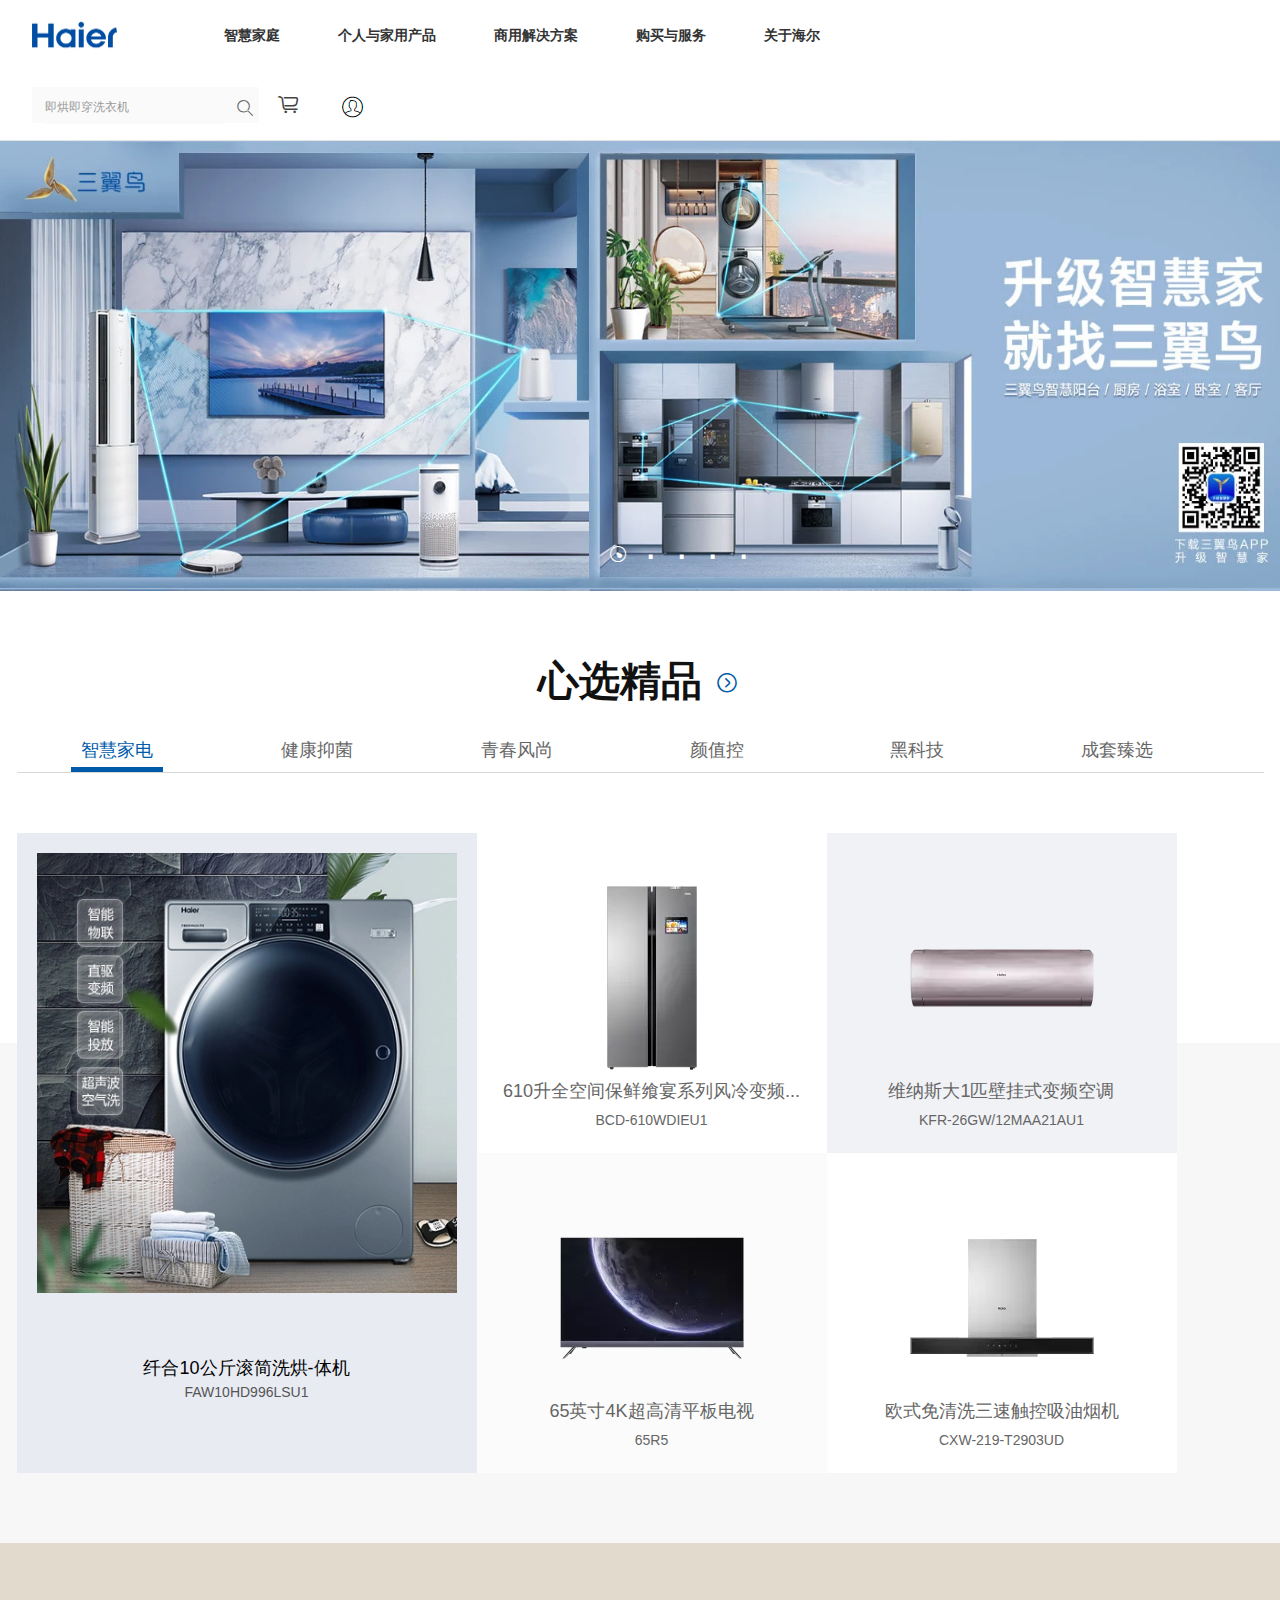
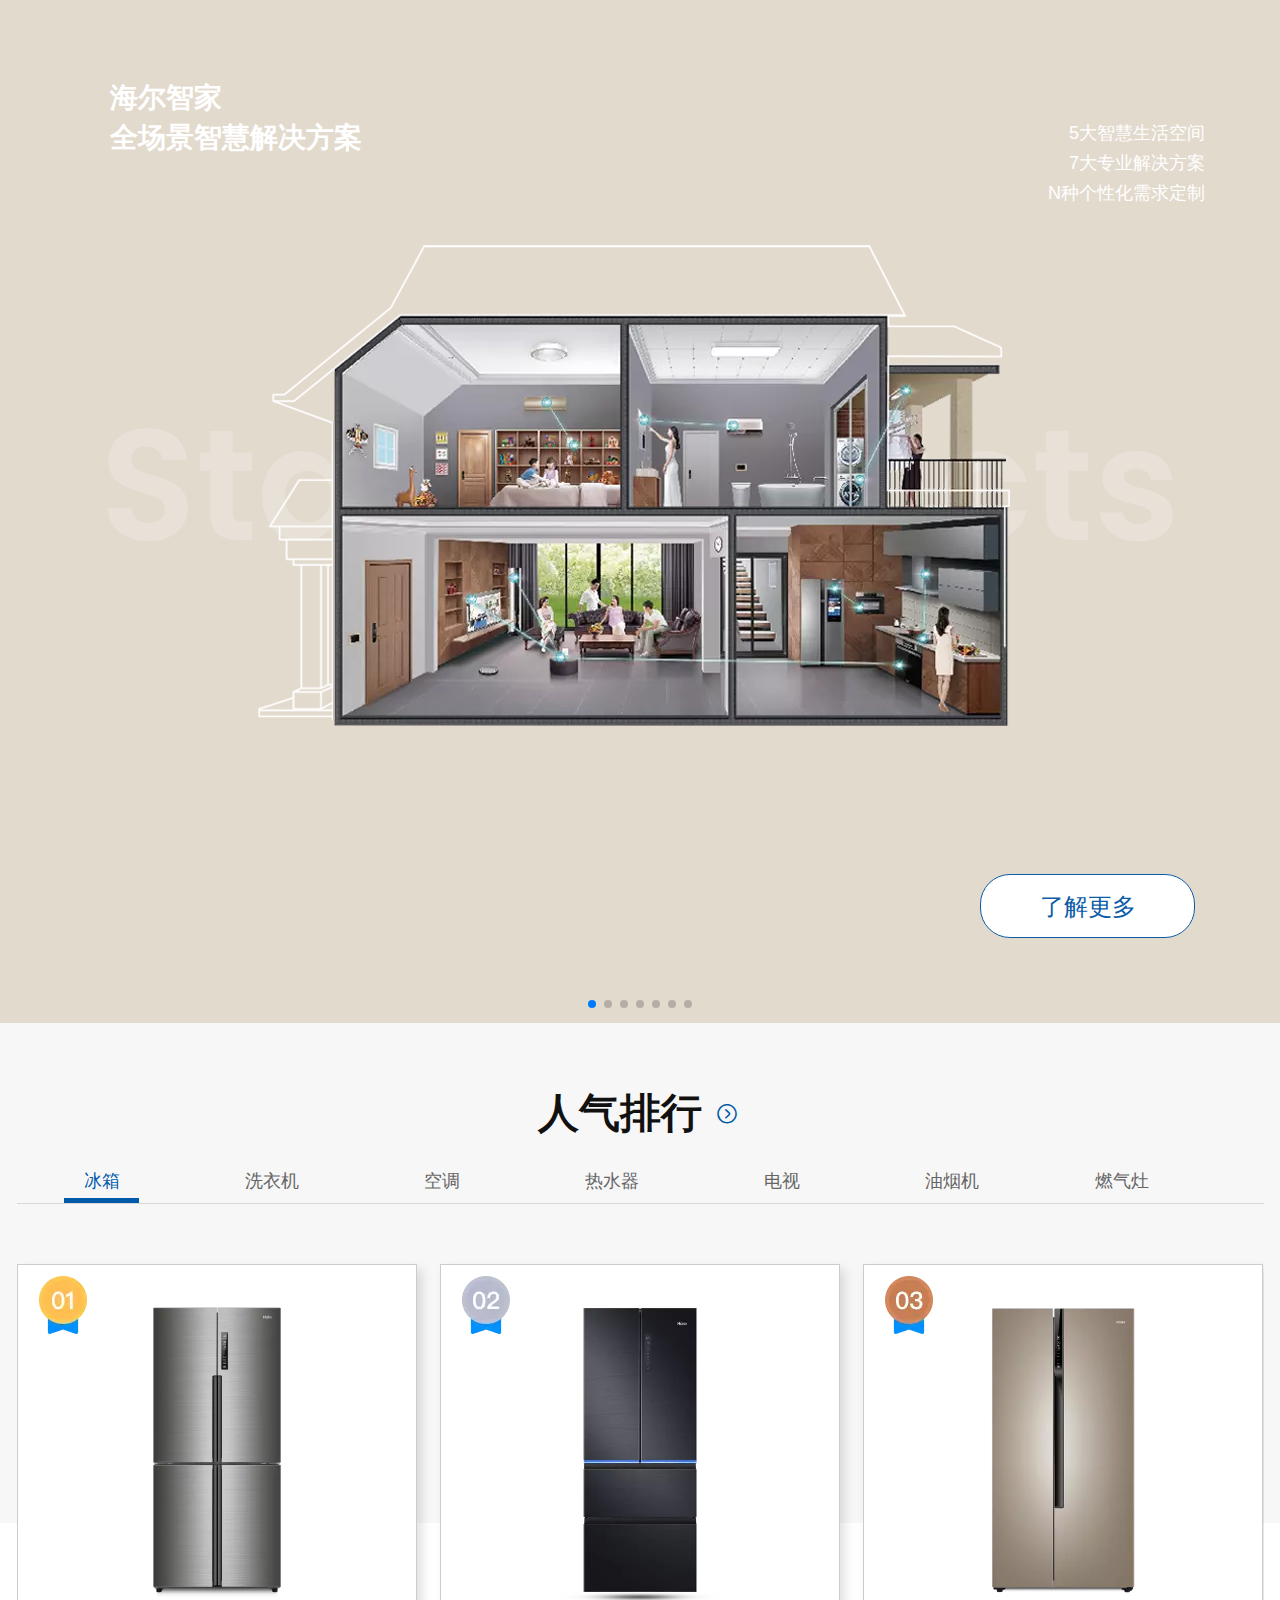
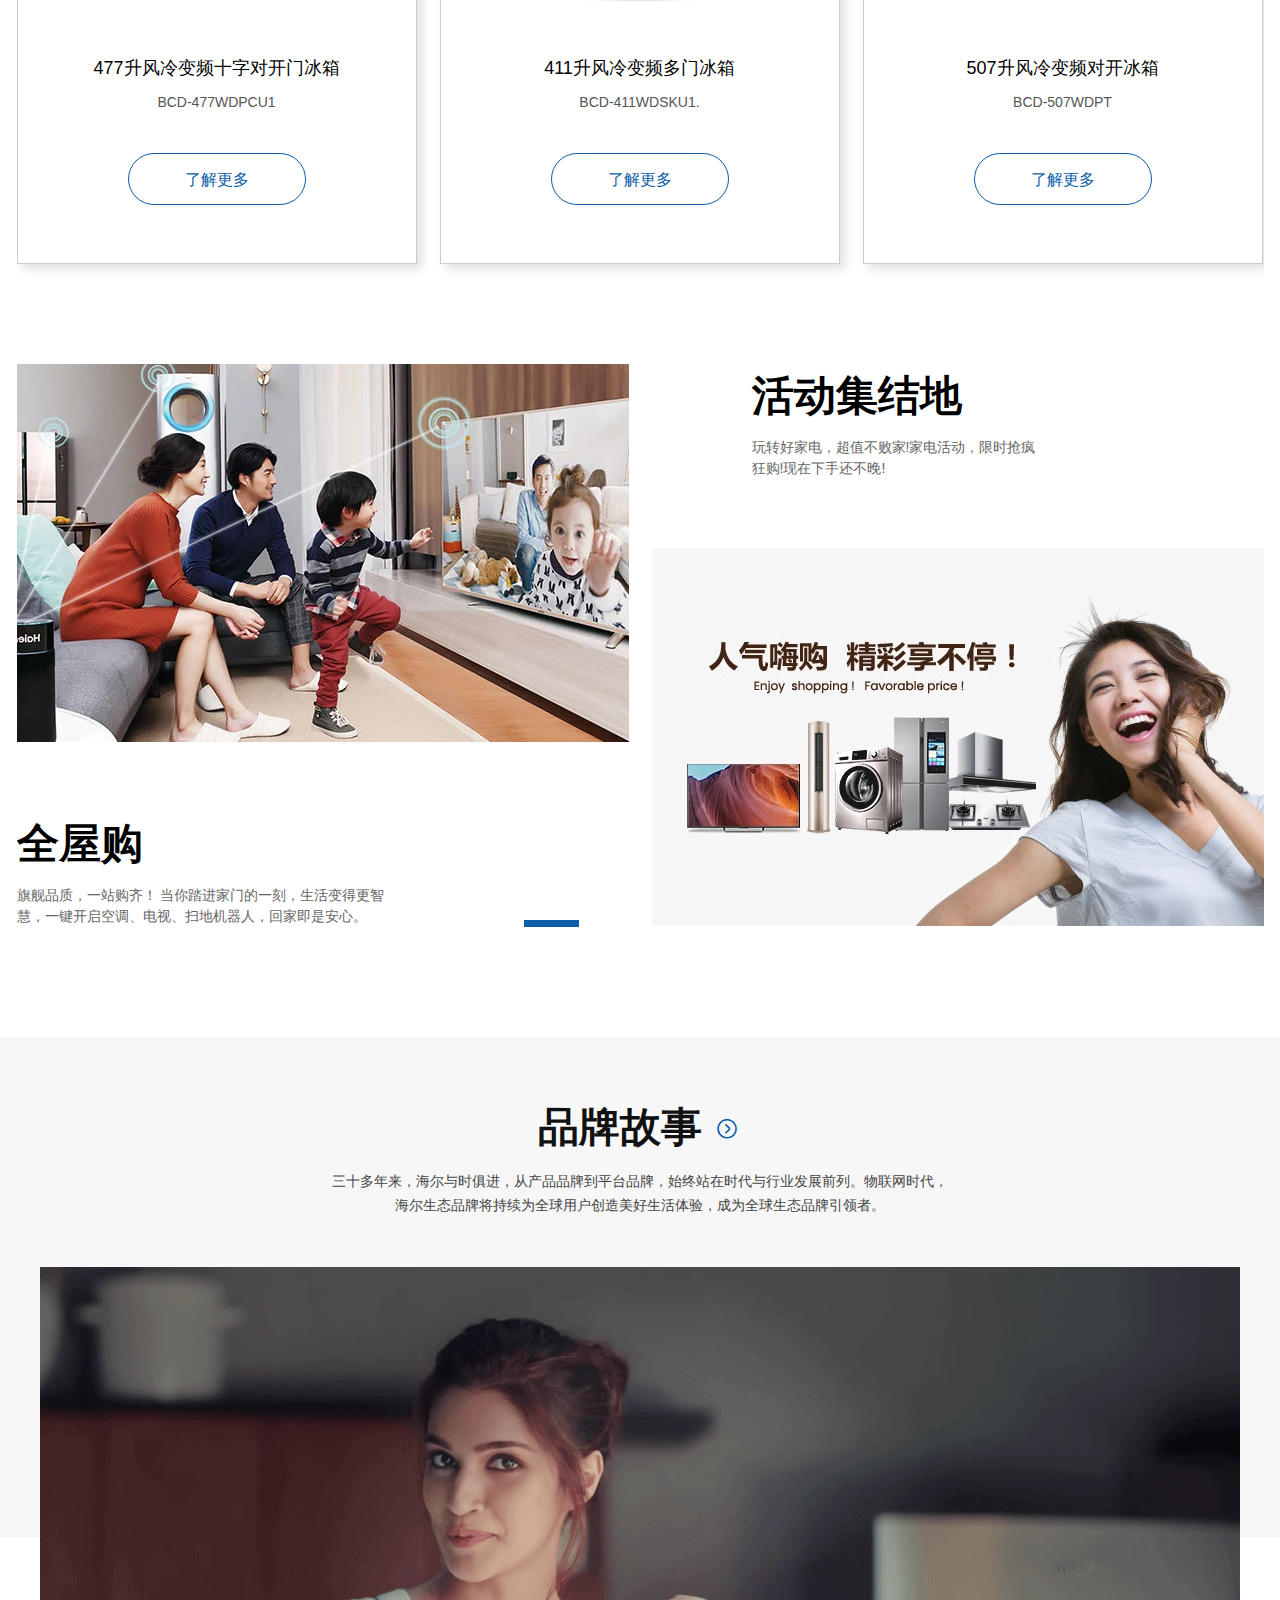
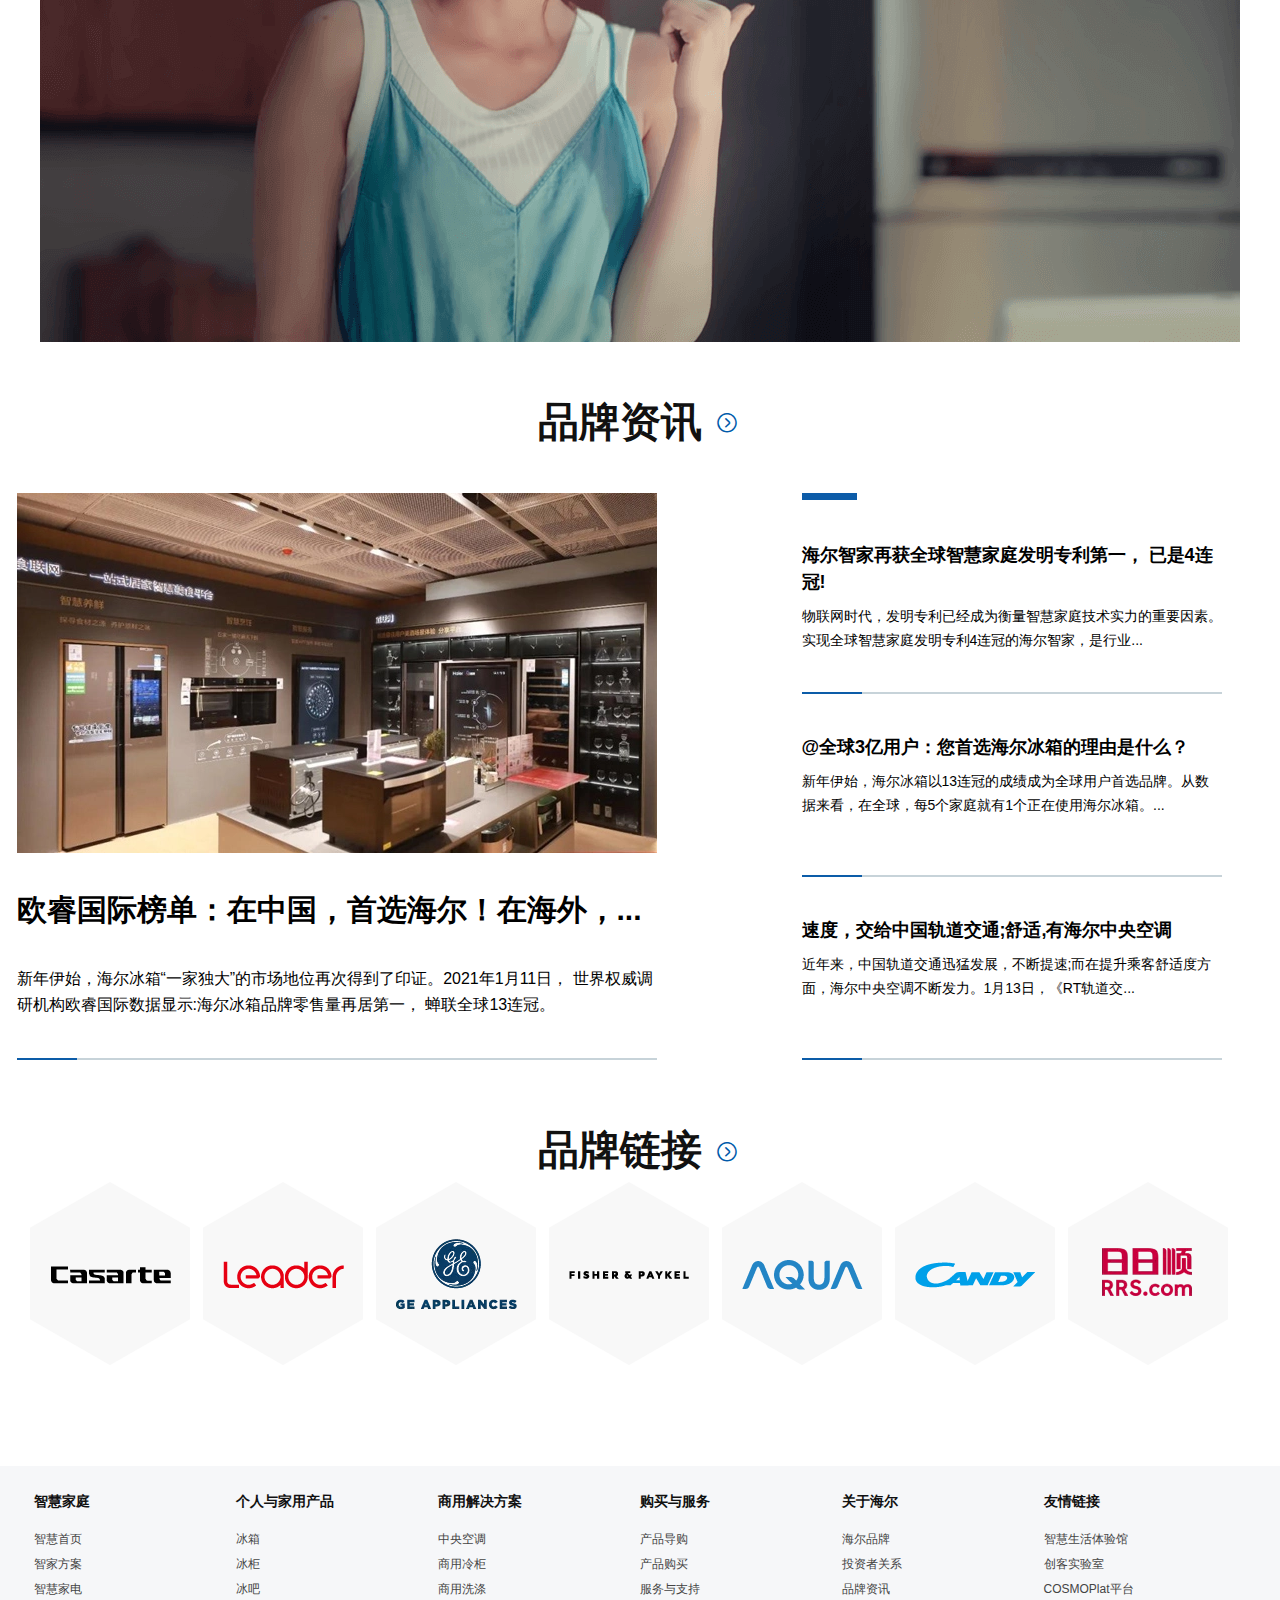
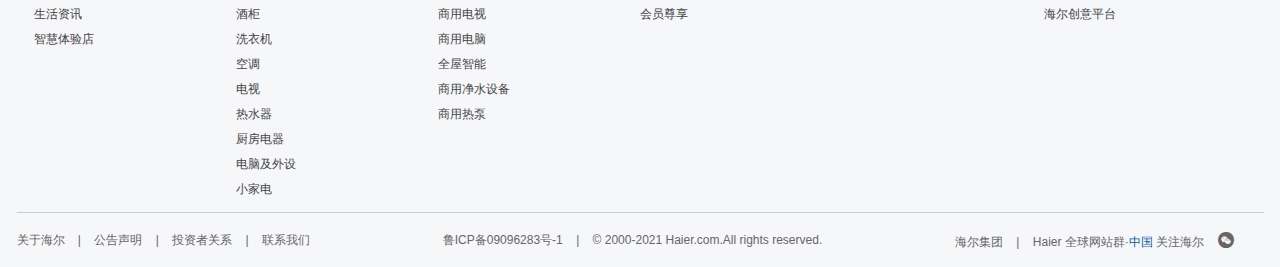
<file: index.html>
<!DOCTYPE html>
<html lang="en">

<head>
    <meta charset="UTF-8">
    <meta name="viewport" content="width=device-width, initial-scale=1.0">
    <title>海尔官网-海尔智家 定制美好生活</title>
    <meta name="description" content="海尔官方网站，物联网生态品牌，提供海尔智慧家庭智能家电全套解决方案，海尔冰箱、海尔冷柜、
    海尔空调、海尔洗衣机、海尔电视、海尔热水器、海尔厨电、海尔小家电、海尔智能电器等最新最全产品信息查询及选购服务，优惠活动、购买
    渠道选择、售后服务、网上报修等一站式体验。">
    <meta name="keywords" content="海尔,海尔官网,海尔智慧家庭,海尔智慧家电,海尔官网首页,海尔电器,海尔电器官网,海尔集团,海尔集团
    官网,青岛海尔,青岛海尔官网,海尔售后,haier,海尔服务">
    <meta name="referrer" content="no-referrer" />
    <!-- Link Swiper's CSS -->
    <link rel="stylesheet" href="css/swiper.min.css">
    <link rel="shortcut icon" href="favicon.ico" type="image/x-icon">
    <link rel="stylesheet" href="css/base.css">
    <link rel="stylesheet" href="css/index.css">
    <link rel="stylesheet" href="font_2342563_jiqw1kx1vn/iconfont.css">

</head>

<body>
    <!-- 头部 start -->
    <div id="header" class="clearfix">
        <div class="w">
            <div class="header-l">
                <!-- logo -->
                <div class="logo">
                    <a href="index.html">
                        <img src="img/logo.webp" alt="logo">
                    </a>
                </div>
                <ul class="list">
                    <li><a href="#"><span>智慧家庭</span></a>
                        <div class="family">
                            <p>智慧首页</p>
                            <p>智慧方案</p>
                            <p>智慧家电</p>
                            <p>生活资讯</p>
                            <p>智慧体验店</p>
                        </div>
                    </li>
                    <li>
                        <a href="#">
                            <span>个人与家用产品</span>
                        </a>
                        <div class="my">
                            <a href="list.html">
                                <p><i class="iconfont icon-xiyiji"></i>冰箱 冷柜</p>
                            </a>
                            <p><i class="iconfont icon-tubiao-jiugui"></i>冰吧 酒柜</p>
                            <p><i class="iconfont icon-xiyiji"></i>洗衣机</p>
                            <p><i class="iconfont icon-kongdiao"></i>空调</p>
                            <p><i class="iconfont icon-dianshi"></i>电视</p>
                            <p><i class="iconfont icon-yinshuiji-"></i>热水器</p>
                            <p><i class="iconfont icon-keyongchufang"></i>厨房电器</p>
                            <p><i class="iconfont icon-bijibendiannao"></i>电脑及外设</p>
                            <p><i class="iconfont icon-xingzhuang"></i>小家电</p>
                        </div>
                    </li>
                    <li>
                        <a href="#">
                            <span>商用解决方案</span>
                        </a>
                        <div class="solve">
                            <p>中央空调</p>
                            <p>商用冷柜</p>
                            <p>商用洗涤</p>
                            <p>商用电视</p>
                            <p>商用电脑</p>
                            <p>全屋智能</p>
                            <p>商用净水设备</p>
                            <p>商用热泵</p>
                        </div>
                    </li>
                    <li>
                        <a href="#">
                            <span>购买与服务</span>
                        </a>
                        <div class="by">
                            <p>产品导购</p>
                            <p>产品购买</p>
                            <p>服务与支持</p>
                            <p>会员尊享</p>
                        </div>
                    </li>
                    <li>
                        <a href="#">
                            <span>关于海尔</span>
                        </a>
                        <div class="guanyu">
                            <p>海尔品牌</p>
                            <p>投资者关系</p>
                            <p>品牌资讯</p>
                        </div>
                    </li>
                </ul>

            </div>
            <div class="header-r">
                <!-- 搜索栏 -->
                <div class="search">
                    <input type="text" placeholder="即烘即穿洗衣机" id="search-shops">
                    <i class="iconfont icon-fangdajing search-shop"></i>
                </div>
                <a href="shop.html"><span class="iconfont icon-gouwuche header_shopcart"></span></a>
                <div class="user">
                    <a href="enter.html"><img src="img/nouser.png" alt=""></a>
                </div>
            </div>
        </div>
    </div>
    <!-- 头部 end -->
    <!-- banner start -->
    <div id="banner" class="clearfix">
        <div class="slider">
            <ul class="list">
                <li class="item"><img src="img/banner01.webp" alt=""></li>
                <li class="item"><img src="img/banner02.webp" alt=""></li>
                <li class="item"><img src="img/banner03.webp" alt=""></li>
                <li class="item"><img src="img/banner04.webp" alt=""></li>
                <li class="item"><img src="img/banner05.webp" alt=""></li>
            </ul>
            <button class="prev">&lt;</button>
            <button class="next">&gt;</button>
            <ul class="pagination">
                <li class="bullet iconfont icon-double-circle"><span class="circle">·</span></li>
                <li class="bullet"><span class="circle">·</span></li>
                <li class="bullet"><span class="circle">·</span></li>
                <li class="bullet"><span class="circle">·</span></li>
                <li class="bullet"><span class="circle">·</span></li>
            </ul>
        </div>
    </div>
    <!-- banner end -->
    <!-- 心选精品 start -->
    <div id="boutique" class="clearfix">
        <!-- 背景色 -->
        <div class="article-bg"></div>
        <div class="w">
            <!-- title -->
            <div class="boutique-title">
                <a href="#">
                心选精品<span class="iconfont icon-Shiftright2"></span>
                </a>
            </div>
            <!-- list -->
            <div class="boutique-list">
                <ul class="lists">
                    <li><a href="javascript:;"><span class="cur">智慧家电</span></a></li>
                    <li><a href="javascript:;"><span>健康抑菌</span></a></li>
                    <li><a href="javascript:;"><span>青春风尚</span></a></li>
                    <li><a href="javascript:;"><span>颜值控</span></a></li>
                    <li><a href="javascript:;"><span>黑科技</span></a></li>
                    <li><a href="javascript:;"><span>成套臻选</span></a></li>
                </ul>
            </div>
            <!-- article -->
            <!-- 智慧家电 -->
            <div class="boutique-article show">
                <div class="articles">
                    <div class="l-big">
                        <div class="bigpic">
                            <img src="img/jiadian01.webp" alt="">
                        </div>
                        <div class="bogtest">
                            <h3>纤合10公斤滚简洗烘-体机</h3>
                            <p>FAW10HD996LSU1</p>
                        </div>
                        <div class="article-cover"></div>
                    </div>
                    <div class="r-pic">
                        <div class="pic01">
                            <img src="img/jiadian02.webp" alt="">
                            <h2>610升全空间保鲜飨宴系列风冷变频...</h2>
                            <p>BCD-610WDIEU1</p>
                            <div class="article-cover"></div>
                        </div>
                        <div class="pic02">
                            <img src="img/jiadian03.webp" alt="">
                            <h2>维纳斯大1匹壁挂式变频空调</h2>
                            <p>KFR-26GW/12MAA21AU1</p>
                            <div class="article-cover"></div>
                        </div>
                        <div class="pic03">
                            <img src="img/jiadian04.webp" alt="">
                            <h2>65英寸4K超高清平板电视</h2>
                            <p>65R5</p>
                            <div class="article-cover"></div>
                        </div>
                        <div class="pic04">
                            <img src="img/jiadian05.webp" alt="">
                            <h2>欧式免清洗三速触控吸油烟机</h2>
                            <p>CXW-219-T2903UD</p>
                            <div class="article-cover"></div>
                        </div>
                    </div>
                </div>
            </div>
            <!-- 健康抑菌 -->
            <div class="boutique-article">
                <div class="articles">
                    <div class="l-big">
                        <div class="bigpic">
                            <img src="img/yijun01.webp" alt="">
                        </div>
                        <div class="bogtest">
                            <h3>京尚3匹柜式变频空调</h3>
                            <p>KFR-72LW/81@U1-Hc</p>
                        </div>
                        <div class="article-cover"></div>
                    </div>
                    <div class="r-pic">
                        <div class="pic01">
                            <img src="img/yijun02.webp" alt="">
                            <h2>331升风冷变频多门冰箱</h2>
                            <p>BCD-331WDGQ</p>
                            <div class="article-cover"></div>
                        </div>
                        <div class="pic02">
                            <img src="img/yijun03.webp" alt="">
                            <h2>10公斤直驱变频滚筒洗衣机</h2>
                            <p>EG10014BD809LGU1</p>
                            <div class="article-cover"></div>
                        </div>
                        <div class="pic03">
                            <img src="img/yijun04.webp" alt="">
                            <h2>60升四季温水横式电热水器</h2>
                            <p>EC6003-MT3K(U1)</p>
                            <div class="article-cover"></div>
                        </div>
                        <div class="pic04">
                            <img src="img/yijun05.webp" alt="">
                            <h2>6套台式香槟金全自动洗碗机</h2>
                            <p>ETBW402GDD</p>
                            <div class="article-cover"></div>
                        </div>
                    </div>
                </div>
            </div>
            <!-- 青春风尚 -->
            <div class="boutique-article">
                <div class="articles">
                    <div class="l-big">
                        <div class="bigpic">
                            <img src="img/qingchun01.webp" alt="">
                        </div>
                        <div class="bogtest">
                            <h3>470升风冷变频十字对开门冰箱</h3>
                            <p>BCD-470WGHTD5VG1U1</p>
                        </div>
                        <div class="article-cover"></div>
                    </div>
                    <div class="r-pic">
                        <div class="pic01">
                            <img src="img/qingchun02.webp" alt="">
                            <h2>6套台式全自动洗碗机</h2>
                            <p>ETBW402RG</p>
                            <div class="article-cover"></div>
                        </div>
                        <div class="pic02">
                            <img src="img/qingchun03.webp" alt="">
                            <h2>226升立式冷冻柜</h2>
                            <p>BD-226WEGLU1</p>
                            <div class="article-cover"></div>
                        </div>
                        <div class="pic03">
                            <img src="img/qingchun04.webp" alt="">
                            <h2>8公斤波轮洗衣机</h2>
                            <p>XQB80-BG155</p>
                            <div class="article-cover"></div>
                        </div>
                        <div class="pic04">
                            <img src="img/qingchun05.webp" alt="">
                            <h2>劲风2匹壁挂式变频空调</h2>
                            <p>KFR-50GW/19HDA81U1</p>
                            <div class="article-cover"></div>
                        </div>
                    </div>
                </div>
            </div>
            <!-- 颜值控 -->
            <div class="boutique-article">
                <div class="articles">
                    <div class="l-big">
                        <div class="bigpic">
                            <img src="img/kong01.webp" alt="">
                        </div>
                        <div class="bogtest">
                            <h3>446升风冷变频多门冰箱</h3>
                            <p>BCD-446WDIEU1</p>
                        </div>
                        <div class="article-cover"></div>
                    </div>
                    <div class="r-pic">
                        <div class="pic01">
                            <img src="img/kong02.webp" alt="">
                            <h2>13升水气双调燃气热水器</h2>
                            <p>JSQ25-13GV3BD</p>
                            <div class="article-cover"></div>
                        </div>
                        <div class="pic02">
                            <img src="img/kong03.webp" alt="">
                            <h2>50英寸4K超高清平板电视</h2>
                            <p>50T86</p>
                            <div class="article-cover"></div>
                        </div>
                        <div class="pic03">
                            <img src="img/kong04.webp" alt="">
                            <h2>10公斤变频滚筒洗衣机</h2>
                            <p>EG10012B509G</p>
                            <div class="article-cover"></div>
                        </div>
                        <div class="pic04">
                            <img src="img/kong05.webp" alt="">
                            <h2>灵动系列侧吸式三速电子触摸按键吸...</h2>
                            <p>CXW-219-MA1C3</p>
                            <div class="article-cover"></div>
                        </div>
                    </div>
                </div>
            </div>
            <!-- 黑科技 -->
            <div class="boutique-article">
                <div class="articles">
                    <div class="l-big">
                        <div class="bigpic">
                            <img src="img/hei01.webp" alt="">
                        </div>
                        <div class="bogtest">
                            <h3>致樽2匹柜式变频空调</h3>
                            <p>KFR-50LW/07UDP21AU1</p>
                        </div>
                        <div class="article-cover"></div>
                    </div>
                    <div class="r-pic">
                        <div class="pic01">
                            <img src="img/hei02.webp" alt="">
                            <h2>80升智能云控制横式电热水器</h2>
                            <p>EC8005-ST5</p>
                            <div class="article-cover"></div>
                        </div>
                        <div class="pic02">
                            <img src="img/hei03.webp" alt="">
                            <h2>451升风冷变频多门冰箱</h2>
                            <p>BCD-451WDEAU1</p>
                            <div class="article-cover"></div>
                        </div>
                        <div class="pic03">
                            <img src="img/hei04.webp" alt="">
                            <h2>10公斤双动力波轮洗衣机</h2>
                            <p>MS100-BD896U1</p>
                            <div class="article-cover"></div>
                        </div>
                        <div class="pic04">
                            <img src="img/hei05.webp" alt="">
                            <h2>近吸式三速电子触摸按键吸油烟机</h2>
                            <p>CXW-219-E900C12</p>
                            <div class="article-cover"></div>
                        </div>
                    </div>
                </div>
            </div>
            <!-- 成套臻选 -->
            <div class="boutique-article">
                <div class="articles">
                    <div class="l-big">
                        <div class="bigpic">
                            <img src="img/tao01.webp" alt="">
                        </div>
                        <div class="bogtest">
                            <h3>双子13公斤滚筒洗衣机</h3>
                            <p>XQGF130-B1258U1</p>
                        </div>
                        <div class="article-cover"></div>
                    </div>
                    <div class="r-pic">
                        <div class="pic01">
                            <img src="img/tao02.webp" alt="">
                            <h2>55英寸4K超高清平板电视</h2>
                            <p>LU55C71</p>
                            <div class="article-cover"></div>
                        </div>
                        <div class="pic02">
                            <img src="img/tao03.webp" alt="">
                            <h2>500升风冷变频十字对开门冰箱</h2>
                            <p>BCD-500WDSKU1</p>
                            <div class="article-cover"></div>
                        </div>
                        <div class="pic03">
                            <img src="img/tao04.webp" alt="">
                            <h2>100升嵌入式光波巴氏消毒柜</h2>
                            <p>ZQD1 00F-E60S1</p>
                            <div class="article-cover"></div>
                        </div>
                        <div class="pic04">
                            <img src="img/tao05.webp" alt="">
                            <h2>53瓶装酒柜</h2>
                            <p>WS053A</p>
                            <div class="article-cover"></div>
                        </div>
                    </div>
                </div>
            </div>
        </div>
    </div>
    <!-- 心选精品 end -->
    <!-- 轮播图 Swiper start -->
    <div class="swiper-container clearfix">
        <div class="swiper-wrapper">
            <div class="swiper-slide">
                <div class="swiper-txt">
                    <h2>海尔智家</h2>
                    <h2>全场景智慧解决方案</h2>
                </div>
                <div class="swiper-text">
                    <ul>
                        <li>5大智慧生活空间</li>
                        <li>7大专业解决方案</li>
                        <li>N种个性化需求定制</li>
                    </ul>
                </div>
                <img src="img/nav01.webp" alt="">
                <div class="more">
                    了解更多
                </div>
            </div>
            <div class="swiper-slide">
                <div class="swiper-txt">
                    <h2>洗空气3四柜式变频空</h2>
                    <h2>调</h2>
                    <h2 style="background: #ceb08c;">KFR- 72LW/09HAA81U1</h2>
                </div>
                <div class="swiper-text">
                    <ul>
                        <li>智能WiFi</li>
                        <li>智慧多风感</li>
                        <li>3D除菌舱</li>
                    </ul>
                </div>
                <img src="img/nav02.webp" alt="">
                <div class="swiper-price">
                    <span>参考价￥</span>
                    <em>15999</em>
                </div>
                <div class="more">
                    了解更多
                </div>
            </div>
            <div class="swiper-slide">
                <div class="swiper-txt">
                    <h2>纤美10公斤滚筒洗烘</h2>
                    <h2>一体机</h2>
                    <h2 style="background: #505254">XQG 100 HBD14196VTLU1</h2>
                </div>
                <div class="swiper-text">
                    <ul>
                        <li>紫外除菌</li>
                        <li>智能投放</li>
                        <li>直驱变频电机</li>
                    </ul>
                </div>
                <img src="img/nav03.webp" alt="">
                <div class="swiper-price">
                    <span>参考价￥</span>
                    <em>8499</em>
                </div>
                <div class="more">
                    了解更多
                </div>
            </div>
            <div class="swiper-slide">
                <div class="swiper-txt">
                    <h2>500升风冷变频十字对</h2>
                    <h2>开门冰箱</h2>
                    <h2 style="background: #6279a5;">BCD- 500WDSKU1</h2>
                </div>
                <div class="swiper-text">
                    <ul>
                        <li>DEO净味保鲜</li>
                        <li>智能交互</li>
                        <li>T型大气储鲜</li>
                    </ul>
                </div>
                <img src="img/nav04.webp" alt="">
                <div class="swiper-price">
                    <span>参考价￥</span>
                    <em>4959</em>
                </div>
                <div class="more">
                    了解更多
                </div>
            </div>
            <div class="swiper-slide">
                <div class="swiper-txt">
                    <h2>121升彩晶电脑温控冰</h2>
                    <h2>吧</h2>
                    <h2 style="background: #616162;">LC-121D</h2>
                </div>
                <div class="swiper-text">
                    <ul>
                        <li>电脑温控</li>
                        <li>涡流均温</li>
                        <li>分区双抽</li>
                    </ul>
                </div>
                <img src="img/nav05.webp" alt="">
                <div class="swiper-price">
                    <span>参考价￥</span>
                    <em>2499</em>
                </div>
                <div class="more">
                    了解更多
                </div>
            </div>
            <div class="swiper-slide">
                <div class="swiper-txt">
                    <h2>50升纤薄双胆横式电热</h2>
                    <h2>水器</h2>
                    <h2 style="background: #c8a773;">ES50H-Cooper5(U1)</h2>
                </div>
                <div class="swiper-text">
                    <ul>
                        <li>纤薄外观</li>
                        <li>双胆瞬热</li>
                        <li>智慧物联</li>
                    </ul>
                </div>
                <img src="img/nav06.webp" alt="">
                <div class="swiper-price">
                    <span>参考价￥</span>
                    <em>3799</em>
                </div>
                <div class="more">
                    了解更多
                </div>
            </div>
            <div class="swiper-slide" style="background: #d7c7b8;background-image: url(img/nav_bg.png);
            background-repeat: no-repeat;background-position: center;">
                <div class="swiper-txt">
                    <h2>226升立式冷冻柜</h2>
                    <h2></h2>
                    <h2 style="background: #48a5c1;">BD-226WEGL U1</h2>
                </div>
                <div class="swiper-text">
                    <ul>
                        <li>分区精储</li>
                        <li>双变频制冷</li>
                        <li>WiFi智联</li>
                    </ul>
                </div>
                <img src="img/nav07.webp" alt="">
                <div class="swiper-price">
                    <span>参考价￥</span>
                    <em>4299</em>
                </div>
                <div class="more">
                    了解更多
                </div>
            </div>
        </div>
        <!-- Add Pagination -->
        <div class="swiper-pagination"></div>
        <!-- Add Arrows -->
        <div class="swiper-button-next"></div>
        <div class="swiper-button-prev"></div>
    </div>
    <!-- 轮播图 Swiper end -->
    <!-- 人气排行 start -->
    <div id="ranking" class="clearfix">
        <!-- ranking背景色 -->
        <div class="ranking-bg"></div>
        <div class="w">
            <!-- ranking title -->
            <div class="ranking-title">
                <a href="#">
                人气排行<span class="iconfont icon-Shiftright2"></span>
            </a>
            </div>
            <!-- ranking列表 -->
            <div class="ranking-list">
                <ul class="sons">
                    <li><a href="javascript:;"><span class="curs">冰箱</span></a></li>
                    <li><a href="javascript:;"><span>洗衣机</span></a></li>
                    <li><a href="javascript:;"><span>空调</span></a></li>
                    <li><a href="javascript:;"><span>热水器</span></a></li>
                    <li><a href="javascript:;"><span>电视</span></a></li>
                    <li><a href="javascript:;"><span>油烟机</span></a></li>
                    <li><a href="javascript:;"><span>燃气灶</span></a></li>
                </ul>
            </div>
            <!-- ranking 商品 -->
            <div class="ranking-shop">
                <!-- 冰箱 -->
                <div class="ranking-shops shows">
                    <div class="ranking-lis">
                        <img src="img/bingxiang01.webp" alt="">
                        <h3>477升风冷变频十字对开门冰箱</h3>
                        <p>BCD-477WDPCU1</p>
                        <div class="more">
                            了解更多
                        </div>
                    </div>
                    <div class="ranking-lis">
                        <img src="img/bingxiang02.webp" alt="">
                        <h3>411升风冷变频多门冰箱</h3>
                        <p>BCD-411WDSKU1.</p>
                        <div class="more">
                            了解更多
                        </div>
                    </div>
                    <div class="ranking-lis">
                        <img src="img/bignxiang03.webp" alt="">
                        <h3>507升风冷变频对开冰箱</h3>
                        <p>BCD-507WDPT</p>
                        <div class="more">
                            了解更多
                        </div>
                    </div>
                </div>
                <!-- 洗衣机 -->
                <div class="ranking-shops">
                    <div class="ranking-lis">
                        <img src="img/xiyiji01.webp" alt="">
                        <h3>10公斤滚筒洗烘一体机</h3>
                        <p>EG10014HB969G</p>
                        <div class="more">
                            了解更多
                        </div>
                    </div>
                    <div class="ranking-lis">
                        <img src="img/xiyiji02.webp" alt="">
                        <h3>411升风冷变频多门冰箱</h3>
                        <p>BCD-411WDSKU1</p>
                        <div class="more">
                            了解更多
                        </div>
                    </div>
                    <div class="ranking-lis">
                        <img src="img/xiyiji03.webp" alt="">
                        <h3>10公斤变频滚筒洗烘一体机</h3>
                        <p>EG10014HB939SU1</p>
                        <div class="more">
                            了解更多
                        </div>
                    </div>
                </div>
                <!-- 空调 -->
                <div class="ranking-shops">
                    <div class="ranking-lis">
                        <img src="img/kongtiao01.webp" alt="">
                        <h3>先行者 2匹柜式定频空调</h3>
                        <p>KFR-50LW/08EDS33</p>
                        <div class="more">
                            了解更多
                        </div>
                    </div>
                    <div class="ranking-lis">
                        <img src="img/kongtiao02.webp" alt="">
                        <h3>节能风 1匹壁挂式变频空调</h3>
                        <p>KFR-26GW/03JDM83A</p>
                        <div class="more">
                            了解更多
                        </div>
                    </div>
                    <div class="ranking-lis">
                        <img src="img/kongtiao03.webp" alt="">
                        <h3>维纳斯 大1匹壁挂式变频空调</h3>
                        <p>KFR-26GW/12MAA21AU1</p>
                        <div class="more">
                            了解更多
                        </div>
                    </div>
                </div>
                <!-- 热水器 -->
                <div class="ranking-shops">
                    <div class="ranking-lis">
                        <img src="img/reshuiqi01.webp" alt="">
                        <h3>60升预约沐浴横式电热水器</h3>
                        <p>EC6001-GC</p>
                        <div class="more">
                            了解更多
                        </div>
                    </div>
                    <div class="ranking-lis">
                        <img src="img/reshuiqi02.webp" alt="">
                        <h3>60升即速洗横式电热水器</h3>
                        <p>EC6005-MK3(U1)</p>
                        <div class="more">
                            了解更多
                        </div>
                    </div>
                    <div class="ranking-lis">
                        <img src="img/reshuiqi03.webp" alt="">
                        <h3>16开多频恒温燃气热水器</h3>
                        <p>JSQ31-16JM6(12T)U1</p>
                        <div class="more">
                            了解更多
                        </div>
                    </div>
                </div>
                <!-- 电视 -->
                <div class="ranking-shops">
                    <div class="ranking-lis">
                        <img src="img/dianshi01.webp" alt="">
                        <h3>75英寸4K超高清平板电视</h3>
                        <p>LU75J71</p>
                        <div class="more">
                            了解更多
                        </div>
                    </div>
                    <div class="ranking-lis">
                        <img src="img/dianshi02.webp" alt="">
                        <h3>65英寸4K超高清平板电视</h3>
                        <p>LU65C61</p>
                        <div class="more">
                            了解更多
                        </div>
                    </div>
                    <div class="ranking-lis">
                        <img src="img/dianshi03.webp" alt="">
                        <h3>58英寸4K超高清平板电视</h3>
                        <p>LU58C51</p>
                        <div class="more">
                            了解更多
                        </div>
                    </div>
                </div>
                <!-- 油烟机 -->
                <div class="ranking-shops">
                    <div class="ranking-lis">
                        <img src="img/youyanji01.webp" alt="">
                        <h3>近吸式三速电子触摸按键吸油烟机</h3>
                        <p>CXW-219-E900C12</p>
                        <div class="more">
                            了解更多
                        </div>
                    </div>
                    <div class="ranking-lis">
                        <img src="img/youyanji02.webp" alt="">
                        <h3>侧吸式二速电子触摸按键吸油烟机</h3>
                        <p>CXW-200-EC202</p>
                        <div class="more">
                            了解更多
                        </div>
                    </div>
                    <div class="ranking-lis">
                        <img src="img/youyanji03.webp" alt="">
                        <h3>欧式经典三速机械控制吸油烟机</h3>
                        <p>CXW-200-E900T2S</p>
                        <div class="more">
                            了解更多
                        </div>
                    </div>
                </div>
                <!-- 燃气灶 -->
                <div class="ranking-shops">
                    <div class="ranking-lis">
                        <img src="img/ranqizao01.webp" alt="">
                        <h3>4.2kW台嵌两用钢化玻璃燃气灶</h3>
                        <p>JZT-QE5B0(12T)</p>
                        <div class="more">
                            了解更多
                        </div>
                    </div>
                    <div class="ranking-lis">
                        <img src="img/ranqizao02.webp" alt="">
                        <h3>4.1kW嵌入式熄火保护燃灶</h3>
                        <p>JZT-QE5B1(12T)</p>
                        <div class="more">
                            了解更多
                        </div>
                    </div>
                    <div class="ranking-lis">
                        <img src="img/ranqizao03.webp" alt="">
                        <h3>4.5kW嵌入式钢化玻璃燃灶</h3>
                        <p>JZT-QE7B(12T)</p>
                        <div class="more">
                            了解更多
                        </div>
                    </div>
                </div>
            </div>
            <div class="ranking-content">
                <div class="ranking-content-l">
                    <div class="ranking-content-img">
                        <img src="img/paihang_b01.webp" alt="">
                    </div>
                    <div class="ranking-content-l-text">
                        <h2>全屋购</h2>
                        <p>旗舰品质，一站购齐！ 当你踏进家门的一刻，生活变得更智</p>
                        <p>慧，一键开启空调、电视、扫地机器人，回家即是安心。</p>
                    </div>
                    <div class="ranking-content-l-line"></div>
                </div>
                <div class="ranking-content-r">
                    <div class="ranking-content-r-text">
                        <h2>活动集结地</h2>
                        <p>玩转好家电，超值不败家!家电活动，限时抢疯</p>
                        <p>狂购!现在下手还不晚!</p>
                    </div>
                    <div class="ranking-content-img">
                        <img src="img/paihang_b02.webp" alt="">
                    </div>
                </div>
            </div>
        </div>
    </div>
    <!-- 人气排行 end -->
    <!-- 品牌故事 start -->
    <div id="story" class="clearfix">
        <div class="story-bg"></div>
        <div class="w">
            <!-- story title -->
            <div class="story-title">
                <a href="#">
                品牌故事<span class="iconfont icon-Shiftright2"></span>
                </a>
            </div>
            <div class="story-text">
                <p>三十多年来，海尔与时俱进，从产品品牌到平台品牌，始终站在时代与行业发展前列。物联网时代，</p>
                <p>海尔生态品牌将持续为全球用户创造美好生活体验，成为全球生态品牌引领者。</p>
            </div>
            <div class="story-img">
                <img src="img/shipin.png" alt="">
            </div>
        </div>
    </div>
    <!-- 品牌故事 end -->
    <!-- 品牌资讯 start -->
    <div id="counsel" class="clearfix">
        <div class="w">
            <!-- counsel title -->
            <div class="counsel-title">
                <a href="#">
                    品牌资讯<span class="iconfont icon-Shiftright2"></span>
                </a>
            </div>
            <!-- counsel left -->
            <div class="counsel-l">
                <div class="counsel-img">
                    <img src="img/zixun.webp" alt="">
                </div>
                <div class="counsel-l-text">
                    <h2>欧睿国际榜单：在中国，首选海尔！在海外，...</h2>
                    <p>新年伊始，海尔冰箱“一家独大”的市场地位再次得到了印证。2021年1月11日， 世界权威调研机构欧睿国际数据显示:海尔冰箱品牌零售量再居第一， 蝉联全球13连冠。</p>
                </div>
                <div class="counsel-line">
                    <div class="counsel-lines"></div>
                </div>
            </div>
            <!-- counsel right -->
            <div class="counsel-r">
                <div class="counsel-r-line"></div>
                <div class="counsel-r-text">
                    <div class="counsel-r-t">
                        <div class="counsel-r-t-text">
                            <h3>海尔智家再获全球智慧家庭发明专利第一， 已是4连冠!</h3>
                            <p>物联网时代，发明专利已经成为衡量智慧家庭技术实力的重要因素。实现全球智慧家庭发明专利4连冠的海尔智家，是行业...</p>
                        </div>
                        <div class="counsel-line">
                            <div class="counsel-lines"></div>
                        </div>
                    </div>
                    <div class="counsel-r-c">
                        <div class="counsel-r-c-text">
                            <h3>@全球3亿用户：您首选海尔冰箱的理由是什么？</h3>
                            <p>新年伊始，海尔冰箱以13连冠的成绩成为全球用户首选品牌。从数据来看，在全球，每5个家庭就有1个正在使用海尔冰箱。...</p>
                        </div>
                        <div class="counsel-line">
                            <div class="counsel-lines"></div>
                        </div>
                    </div>
                    <div class="counsel-r-b">
                        <div class="counsel-r-b-text">
                            <h3>速度，交给中国轨道交通;舒适,有海尔中央空调</h3>
                            <p>近年来，中国轨道交通迅猛发展，不断提速;而在提升乘客舒适度方面，海尔中央空调不断发力。1月13日，《RT轨道交...</p>
                        </div>
                        <div class="counsel-line">
                            <div class="counsel-lines"></div>
                        </div>
                    </div>
                </div>
            </div>
        </div>
    </div>
    <!-- 品牌资讯 end -->
    <!-- 品牌链接 start -->
    <div id="hrefs" class="clearfix">
        <div class="w">
            <!-- hrefs title -->
            <div class="hrefs-title">
                <a href="#">
                    品牌链接<span class="iconfont icon-Shiftright2"></span>
                </a>
            </div>
            <!-- hrefs lists -->
            <div class="hrefs-lists">
                <a href="#"><img src="img/pinpai01.png" alt=""></a>
            </div>
            <div class="hrefs-lists">
                <a href="#"><img src="img/pinpai02.png" alt=""></a>
            </div>
            <div class="hrefs-lists">
                <a href="#"><img src="img/pinpai03.webp" alt=""></a>
            </div>
            <div class="hrefs-lists">
                <a href="#"><img src="img/pinpai04.png" alt=""></a>
            </div>
            <div class="hrefs-lists">
                <a href="#"><img src="img/pinpai05.png" alt=""></a>
            </div>
            <div class="hrefs-lists">
                <a href="#"><img src="img/pinpai06.png" alt=""></a>
            </div>
            <div class="hrefs-lists">
                <a href="#"><img src="img/pinpai07.webp" alt=""></a>
            </div>
        </div>
    </div>
    <!-- 品牌链接 end -->
    <!-- 尾部 start -->
    <div id="footer" class="clearfix">
        <div class="w">
            <!-- footer wrap -->
            <div class="footer-wrap clearfix">
                <div class="footer-wrap-lists">
                    <h3>智慧家庭</h3>
                    <a href="#">智慧首页</a>
                    <br>
                    <a href="#">智家方案</a>
                    <br>
                    <a href="#">智慧家电</a>
                    <br>
                    <a href="#">生活资讯</a>
                    <br>
                    <a href="#">智慧体验店</a>
                </div>
                <div class="footer-wrap-lists">
                    <h3>个人与家用产品</h3>
                    <a href="#">冰箱</a>
                    <br>
                    <a href="#">冰柜</a>
                    <br>
                    <a href="#">冰吧</a>
                    <br>
                    <a href="#">酒柜</a>
                    <br>
                    <a href="#">洗衣机</a>
                    <br>
                    <a href="#">空调</a>
                    <br>
                    <a href="#">电视</a>
                    <br>
                    <a href="#">热水器</a>
                    <br>
                    <a href="#">厨房电器</a>
                    <br>
                    <a href="#">电脑及外设</a>
                    <br>
                    <a href="#">小家电</a>
                </div>
                <div class="footer-wrap-lists">
                    <h3>商用解决方案</h3>
                    <a href="#">中央空调</a>
                    <br>
                    <a href="#">商用冷柜</a>
                    <br>
                    <a href="#">商用洗涤</a>
                    <br>
                    <a href="#">商用电视</a>
                    <br>
                    <a href="#">商用电脑</a>
                    <br>
                    <a href="#">全屋智能</a>
                    <br>
                    <a href="#">商用净水设备</a>
                    <br>
                    <a href="#">商用热泵</a>
                </div>
                <div class="footer-wrap-lists">
                    <h3>购买与服务</h3>
                    <a href="#">产品导购</a>
                    <br>
                    <a href="#">产品购买</a>
                    <br>
                    <a href="#">服务与支持</a>
                    <br>
                    <a href="#">会员尊享</a>
                </div>
                <div class="footer-wrap-lists">
                    <h3>关于海尔</h3>
                    <a href="#">海尔品牌</a>
                    <br>
                    <a href="#">投资者关系</a>
                    <br>
                    <a href="#">品牌资讯</a>
                </div>
                <div class="footer-wrap-lists">
                    <h3>友情链接</h3>
                    <a href="#">智慧生活体验馆</a>
                    <br>
                    <a href="#">创客实验室</a>
                    <br>
                    <a href="#">COSMOPlat平台</a>
                    <br>
                    <a href="#">海尔创意平台</a>
                </div>
            </div>
            <!-- footer copy -->
            <div class="footer-copy">
                <div class="copy-l">
                    <a href="#"><span>关于海尔</span></a>
                    <a href="#"><span>|</span></a>
                    <a href="#"><span>公告声明</span></a>
                    <a href="#"><span>|</span></a>
                    <a href="#"><span>投资者关系</span></a>
                    <a href="#"><span>|</span></a>
                    <a href="#"><span>联系我们</span></a>
                </div>
                <div class="copy-c">
                    <a href="#">鲁ICP备09096283号-1</a>
                    <span>|</span>
                    <span>&copy; 2000-2021 Haier.com.All rights reserved.</span>
                </div>
                <div class="copy-r">
                    <a href="#">海尔集团</a>
                    <span>|</span>
                    <span>Haier 全球网站群·<a href="#">中国</a> 关注海尔</span>
                    <span class="iconfont icon-weixin1 ewm"></span>
                    <div class="erweima">
                        <img src="img/erweima.jpg" alt="">
                    </div>
                </div>
            </div>
        </div>
    </div>
    <!-- 尾部 end -->
</body>

<!-- 运动函数 -->
<script src="js/animation.js"></script>
<!-- 透明度轮播 -->
<script src="js/transparency.js"></script>
<!-- Swiper JS -->
<script src="js/swiper.min.js"></script>
<!-- cookie JS -->
<script src="js/cookie.js"></script>
<!-- 链入ajax -->
<script src="js/ajax.js"></script>
<!-- 链入首页 JS -->
<script src="js/index.js"></script>

</html>
</file>
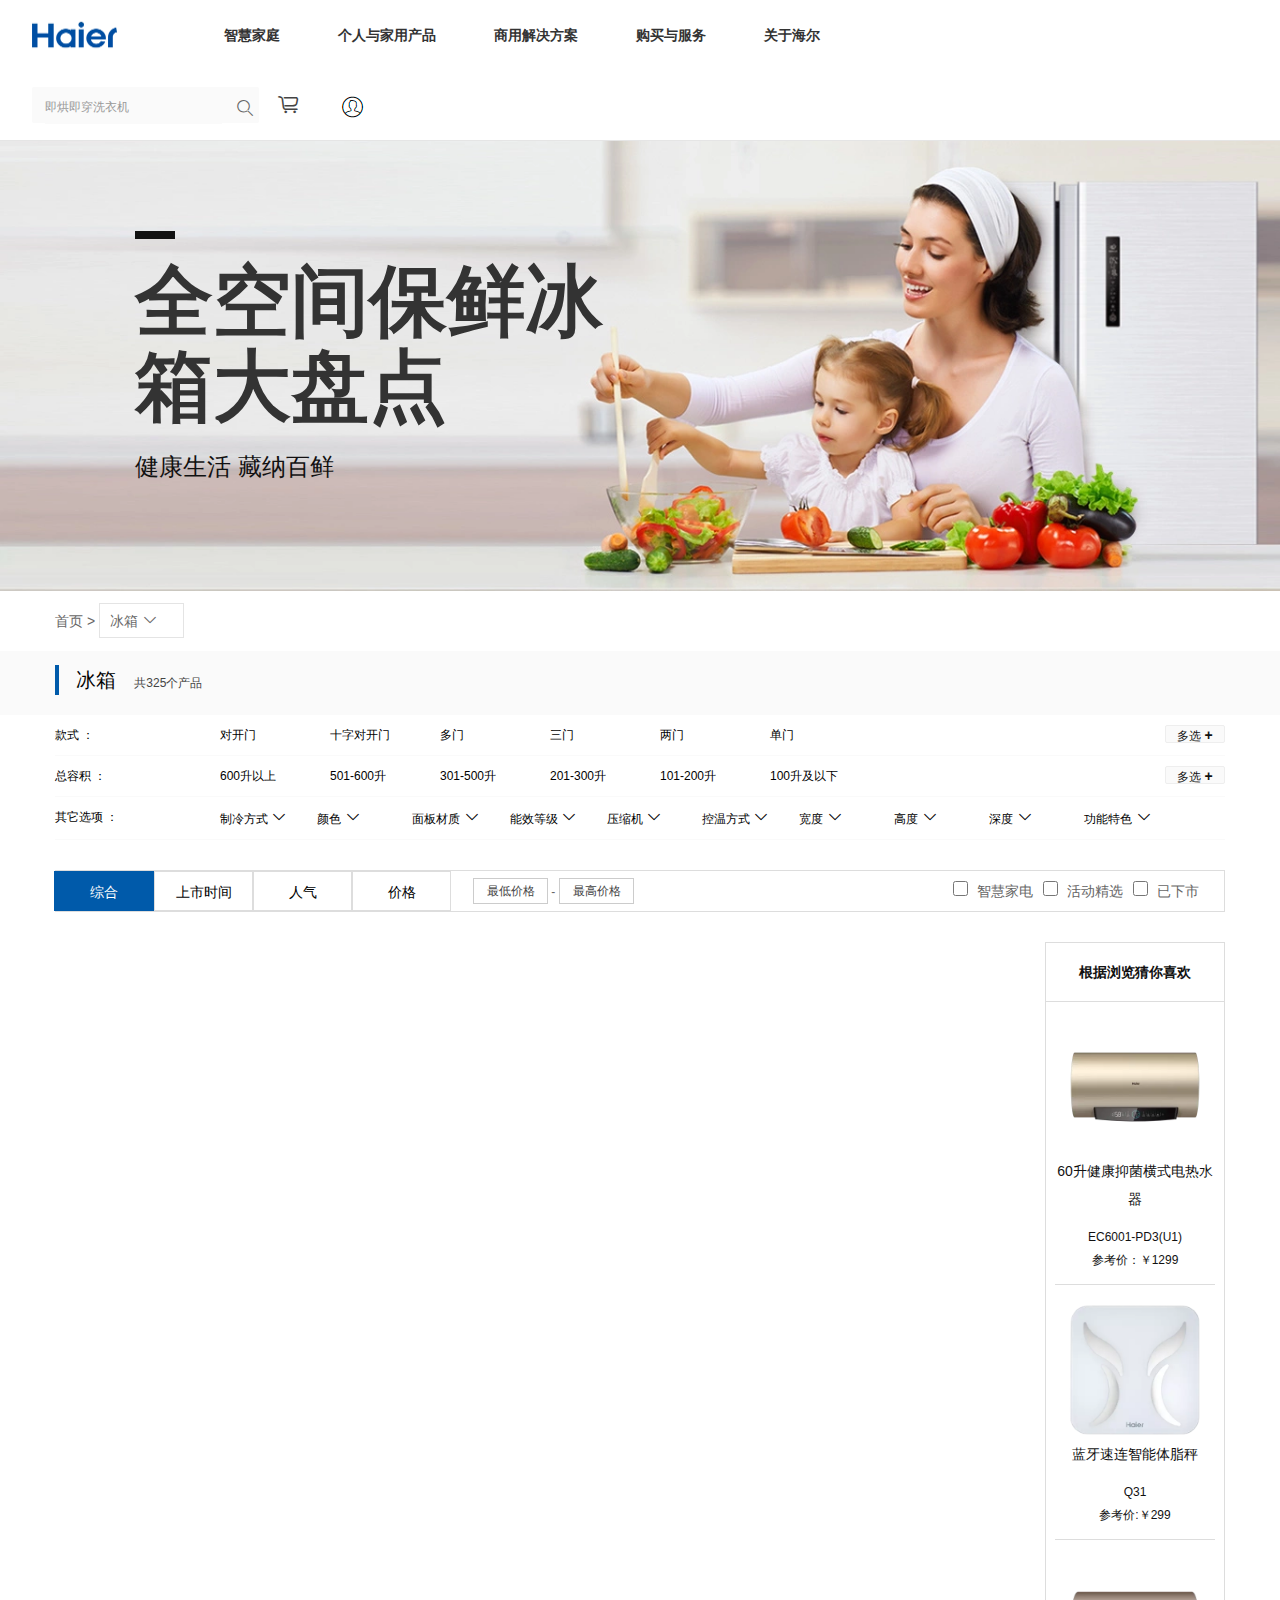
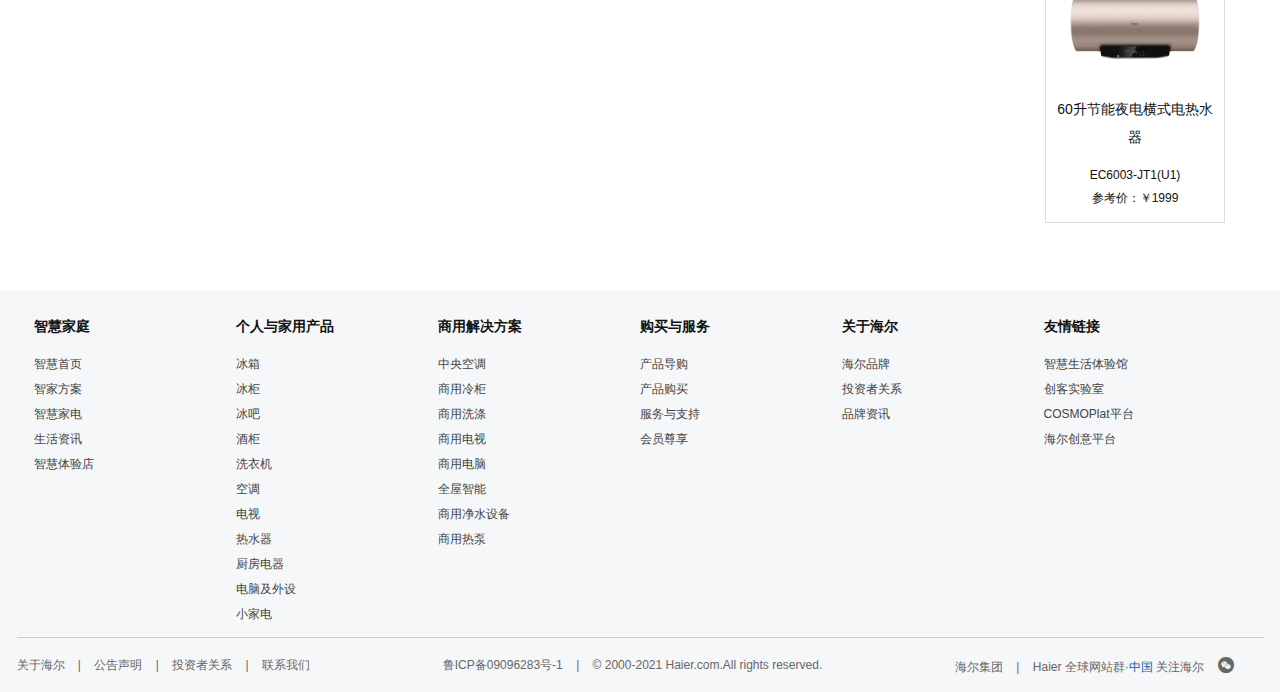
<file: details.html>
<!DOCTYPE html>
<html lang="en">

<head>
    <meta charset="UTF-8">
    <meta name="viewport" content="width=device-width, initial-scale=1.0">
    <meta name="referrer" content="no-referrer" />
    <title>商品详情页</title>
    <link rel="shortcut icon" href="favicon.ico" type="image/x-icon">
    <link rel="stylesheet" href="css/base.css">
    <link rel="stylesheet" href="css/haier.css">
    <!-- <link rel="stylesheet" href="css/haier1.css"> -->
    <link rel="stylesheet" href="css/details.css">
    <link rel="stylesheet" href="font_2342563_jiqw1kx1vn/iconfont.css">
</head>

<body>
    <!-- 头部 start -->
    <div id="header" class="clearfix">
        <div class="w">
            <div class="header-l">
                <!-- logo -->
                <div class="logo">
                    <a href="index.html">
                        <img src="img/logo.webp" alt="logo">
                    </a>
                </div>
                <ul class="list">
                    <li><a href="#"><span>智慧家庭</span></a>
                        <div class="family">
                            <p>智慧首页</p>
                            <p>智慧方案</p>
                            <p>智慧家电</p>
                            <p>生活资讯</p>
                            <p>智慧体验店</p>
                        </div>
                    </li>
                    <li>
                        <a href="#">
                            <span>个人与家用产品</span>
                        </a>
                        <div class="my">
                            <a href="list.html">
                                <p><i class="iconfont icon-xiyiji"></i>冰箱 冷柜</p>
                            </a>
                            <p><i class="iconfont icon-tubiao-jiugui"></i>冰吧 酒柜</p>
                            <p><i class="iconfont icon-xiyiji"></i>洗衣机</p>
                            <p><i class="iconfont icon-kongdiao"></i>空调</p>
                            <p><i class="iconfont icon-dianshi"></i>电视</p>
                            <p><i class="iconfont icon-yinshuiji-"></i>热水器</p>
                            <p><i class="iconfont icon-keyongchufang"></i>厨房电器</p>
                            <p><i class="iconfont icon-bijibendiannao"></i>电脑及外设</p>
                            <p><i class="iconfont icon-xingzhuang"></i>小家电</p>
                        </div>
                    </li>
                    <li>
                        <a href="#">
                            <span>商用解决方案</span>
                        </a>
                        <div class="solve">
                            <p>中央空调</p>
                            <p>商用冷柜</p>
                            <p>商用洗涤</p>
                            <p>商用电视</p>
                            <p>商用电脑</p>
                            <p>全屋智能</p>
                            <p>商用净水设备</p>
                            <p>商用热泵</p>
                        </div>
                    </li>
                    <li>
                        <a href="#">
                            <span>购买与服务</span>
                        </a>
                        <div class="by">
                            <p>产品导购</p>
                            <p>产品购买</p>
                            <p>服务与支持</p>
                            <p>会员尊享</p>
                        </div>
                    </li>
                    <li>
                        <a href="#">
                            <span>关于海尔</span>
                        </a>
                        <div class="guanyu">
                            <p>海尔品牌</p>
                            <p>投资者关系</p>
                            <p>品牌资讯</p>
                        </div>
                    </li>
                </ul>

            </div>
            <div class="header-r">
                <!-- 搜索栏 -->
                <div class="search">
                    <input type="text" placeholder="即烘即穿洗衣机">
                    <i class="iconfont icon-fangdajing"></i>
                </div>
                <a href="shop.html"><span class="iconfont icon-gouwuche header_shopcart"></span></a>
                <div class="user">
                    <a href="enter.html"><img src="img/nouser.png" alt=""></a>
                </div>
            </div>
        </div>
    </div>
    <!-- 头部 end -->
    <!-- 主要内容main start -->
    <div id="main">
        <!-- <div class="main-contain">
            <div class="main-t-content">
                <div class="main-content-title">
                    <a href="index.html">首页</a> >
                    <a href="list.html">冰箱</a> >
                    <span>BCD-496WSEBU1</span>
                </div>
                <div class="main-content-pic">
                    <div class="main-content-pic-l">
                        <div class="main-pic">
                            <div class="main-bigpic">
                                <img src="https://image.haier.com/cn/cooling/W020201028383683175204.png" alt="">
                            </div>
                            <div class="main-smallpic">
                                <div class="main-small">
                                    <img src="https://image.haier.com/cn/cooling/W020201028383683175204_60.png" alt="">
                                </div>
                                <div class="main-small">
                                    <img src="https://image.haier.com/cn/cooling/W020201028383683574494_60.png" alt="">
                                </div>
                                <div class="main-small">
                                    <img src="https://image.haier.com/cn/cooling/W020201028383683788099_60.png" alt="">
                                </div>
                                <div class="main-small">
                                    <img src="https://image.haier.com/cn/cooling/W020201028383683995618_60.png" alt="">
                                </div>
                                <div class="main-small">
                                    <img src="https://image.haier.com/cn/cooling/W020201028383684233225_60.png" alt="">
                                </div>
                            </div>
                        </div>
                    </div>
                    <div class="main-content-cover"></div>
                    <div class="main-content-pic-r">
                        <div class="main-content-r-title">
                            <h2>496升风冷变频十字对开门冰箱</h2>
                            <p>BCD-496WSEBU1</p>
                        </div>
                        <div class="main-content-r-price">
                            <span>参考价</span><i>￥</i><em>7599</em>
                            <br>
                            <p class="placard">
                                <u class="iconfont icon-icon_gantanhaozhong"></u> <span>具体成交价格根据商品参加活动或会员使用优惠券、积分等发生变化，最终以各渠道订单结算页价格为准</span>
                            </p>
                        </div>
                        <div class="main-content-r-by">
                            <button>加入购物车</button>
                        </div>
                    </div>
                </div>
            </div>
        </div> -->
    </div>
    <!-- 主要内容main end -->
    <!-- 尾部 start -->
    <div id="footer" class="clearfix">
        <div class="w">
            <!-- footer wrap -->
            <div class="footer-wrap clearfix">
                <div class="footer-wrap-lists">
                    <h3>智慧家庭</h3>
                    <a href="#">智慧首页</a>
                    <br>
                    <a href="#">智家方案</a>
                    <br>
                    <a href="#">智慧家电</a>
                    <br>
                    <a href="#">生活资讯</a>
                    <br>
                    <a href="#">智慧体验店</a>
                </div>
                <div class="footer-wrap-lists">
                    <h3>个人与家用产品</h3>
                    <a href="#">冰箱</a>
                    <br>
                    <a href="#">冰柜</a>
                    <br>
                    <a href="#">冰吧</a>
                    <br>
                    <a href="#">酒柜</a>
                    <br>
                    <a href="#">洗衣机</a>
                    <br>
                    <a href="#">空调</a>
                    <br>
                    <a href="#">电视</a>
                    <br>
                    <a href="#">热水器</a>
                    <br>
                    <a href="#">厨房电器</a>
                    <br>
                    <a href="#">电脑及外设</a>
                    <br>
                    <a href="#">小家电</a>
                </div>
                <div class="footer-wrap-lists">
                    <h3>商用解决方案</h3>
                    <a href="#">中央空调</a>
                    <br>
                    <a href="#">商用冷柜</a>
                    <br>
                    <a href="#">商用洗涤</a>
                    <br>
                    <a href="#">商用电视</a>
                    <br>
                    <a href="#">商用电脑</a>
                    <br>
                    <a href="#">全屋智能</a>
                    <br>
                    <a href="#">商用净水设备</a>
                    <br>
                    <a href="#">商用热泵</a>
                </div>
                <div class="footer-wrap-lists">
                    <h3>购买与服务</h3>
                    <a href="#">产品导购</a>
                    <br>
                    <a href="#">产品购买</a>
                    <br>
                    <a href="#">服务与支持</a>
                    <br>
                    <a href="#">会员尊享</a>
                </div>
                <div class="footer-wrap-lists">
                    <h3>关于海尔</h3>
                    <a href="#">海尔品牌</a>
                    <br>
                    <a href="#">投资者关系</a>
                    <br>
                    <a href="#">品牌资讯</a>
                </div>
                <div class="footer-wrap-lists">
                    <h3>友情链接</h3>
                    <a href="#">智慧生活体验馆</a>
                    <br>
                    <a href="#">创客实验室</a>
                    <br>
                    <a href="#">COSMOPlat平台</a>
                    <br>
                    <a href="#">海尔创意平台</a>
                </div>
            </div>
            <!-- footer copy -->
            <div class="footer-copy">
                <div class="copy-l">
                    <a href="#"><span>关于海尔</span></a>
                    <a href="#"><span>|</span></a>
                    <a href="#"><span>公告声明</span></a>
                    <a href="#"><span>|</span></a>
                    <a href="#"><span>投资者关系</span></a>
                    <a href="#"><span>|</span></a>
                    <a href="#"><span>联系我们</span></a>
                </div>
                <div class="copy-c">
                    <a href="#">鲁ICP备09096283号-1</a>
                    <span>|</span>
                    <span>&copy; 2000-2021 Haier.com.All rights reserved.</span>
                </div>
                <div class="copy-r">
                    <a href="#">海尔集团</a>
                    <span>|</span>
                    <span>Haier 全球网站群·<a href="#">中国</a> 关注海尔</span>
                    <span class="iconfont icon-weixin1 ewm"></span>
                    <div class="erweima">
                        <img src="img/erweima.jpg" alt="">
                    </div>
                </div>
            </div>
        </div>
    </div>
    <!-- 尾部 end -->
</body>
<!-- 链入首页 JS -->
<script src="js/ajax.js"></script>
<script src="js/cookie.js"></script>
<script src="js/details.js"></script>
<script src="js/jquery.js"></script>


</html>
</file>
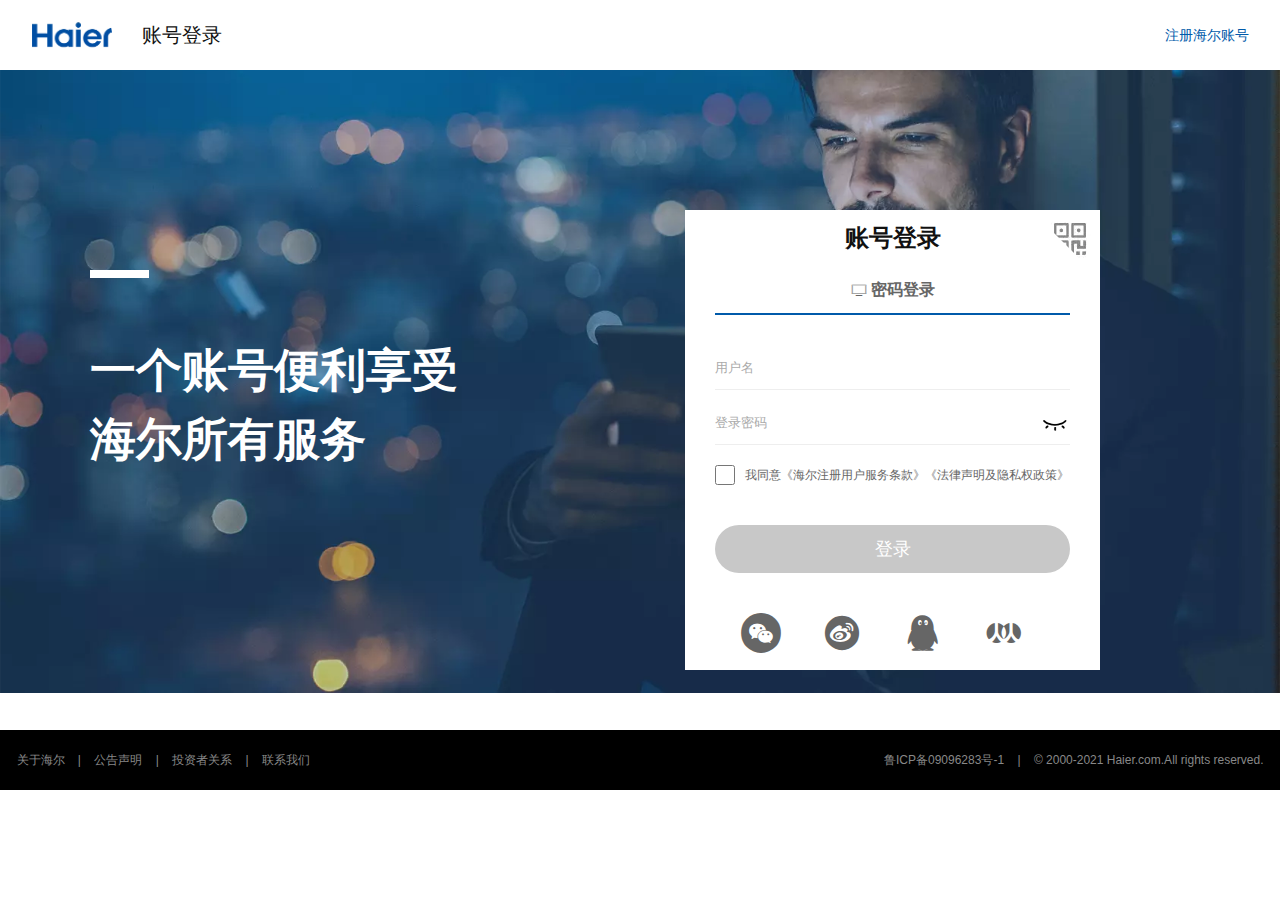
<file: enter.html>
<!DOCTYPE html>
<html lang="en">

<head>
    <meta charset="UTF-8">
    <meta name="viewport" content="width=device-width, initial-scale=1.0">
    <meta name="referrer" content="no-referrer" />
    <title>账号登录-海尔官网</title>
    <meta name="description" itemprop="description" content="">
    <meta name="keywords" content="账号登录">
    <link rel="stylesheet" href="css/commen.css">
    <link rel="stylesheet" href="css/base.css">
    <link rel="stylesheet" href="css/enter.css">
    <link rel="stylesheet" href="font_2342563_jiqw1kx1vn/iconfont.css">
    <link rel="shortcut icon" href="favicon.ico" type="image/x-icon">

</head>

<body>
    <!-- 头部 start -->
    <div id="header">
        <div class="w">
            <div class="header-l">
                <div class="logo">
                    <a href="index.html"><img src="img/logo.webp" alt=""></a>
                </div>
                <div class="header-text">
                    <p>账号登录</p>
                </div>
            </div>
            <div class="header-r">
                <a href="login.html">注册海尔账号</a>
            </div>
        </div>
    </div>
    <!-- 头部 end -->
    <!-- banner start -->
    <div id="enter">
        <div class="enter-l">
            <div class="enter-line"></div>
            <div class="enter-text">
                <span>一个账号便利享受</span>
                <br>
                <span>海尔所有服务</span>
            </div>
        </div>
        <div class="enter-r">
            <div class="enter-r-img">
                <img src="img/login_logo_erweima.webp" alt="">
            </div>
            <div class="enter-r-title">
                <h2>账号登录</h2>
            </div>
            <div class="pwd">
                <h3><span class="iconfont">&#xe621;&nbsp;</span>密码登录</h3>
            </div>
            <!-- 表单 -->
            <div class="inp">
                <form action="">
                    <input type="text" placeholder="用户名" name="username" autocomplete="off">
                    <br>
                    <input type="password" placeholder="登录密码" name="password" autocomplete="off">
                    <i><img src="img/close.png" alt="" id="eye"></i>
                    <div class="check">
                        <input type="checkbox"> <span> 我同意《海尔注册用户服务条款》《法律声明及隐私权政策》</span>
                    </div>
                    <button type="submit" disabled>登录</button>
                </form>
            </div>
            <div class="inp-pic">
                <ul>
                    <li>
                        <a href="javascript:;" class="iconfont icon-weixin1"></a>
                    </li>
                    <li>
                        <a href="javascript:;" class="iconfont icon-shejiaotubiao-42"></a>
                    </li>
                    <li>
                        <a href="javascript:;" class="iconfont icon-QQ"></a>
                    </li>
                    <li>
                        <a href="javascript:;" class="iconfont icon-shejiaotubiao-13"></a>
                    </li>
                </ul>
            </div>
        </div>
    </div>
    <!-- banner end -->
    <!-- 尾部 start -->
    <div id="footer">
        <div class="w">
            <div class="footer-l">
                <a href="#"><span>关于海尔</span></a>
                <a href="#"><span>|</span></a>
                <a href="#"><span>公告声明</span></a>
                <a href="#"><span>|</span></a>
                <a href="#"><span>投资者关系</span></a>
                <a href="#"><span>|</span></a>
                <a href="#"><span>联系我们</span></a>
            </div>
            <div class="footer-r">
                <a href="#">鲁ICP备09096283号-1</a>
                <span>|</span>
                <span>&copy; 2000-2021 Haier.com.All rights reserved.</span>
            </div>
        </div>
    </div>
    <!-- 尾部 end -->
</body>
<script src="js/jquery.js"></script>
<script src="js/ajax.js"></script>
<script src="js/cookie.js"></script>
<script src="js/enter.js"></script>

</html>
</file>
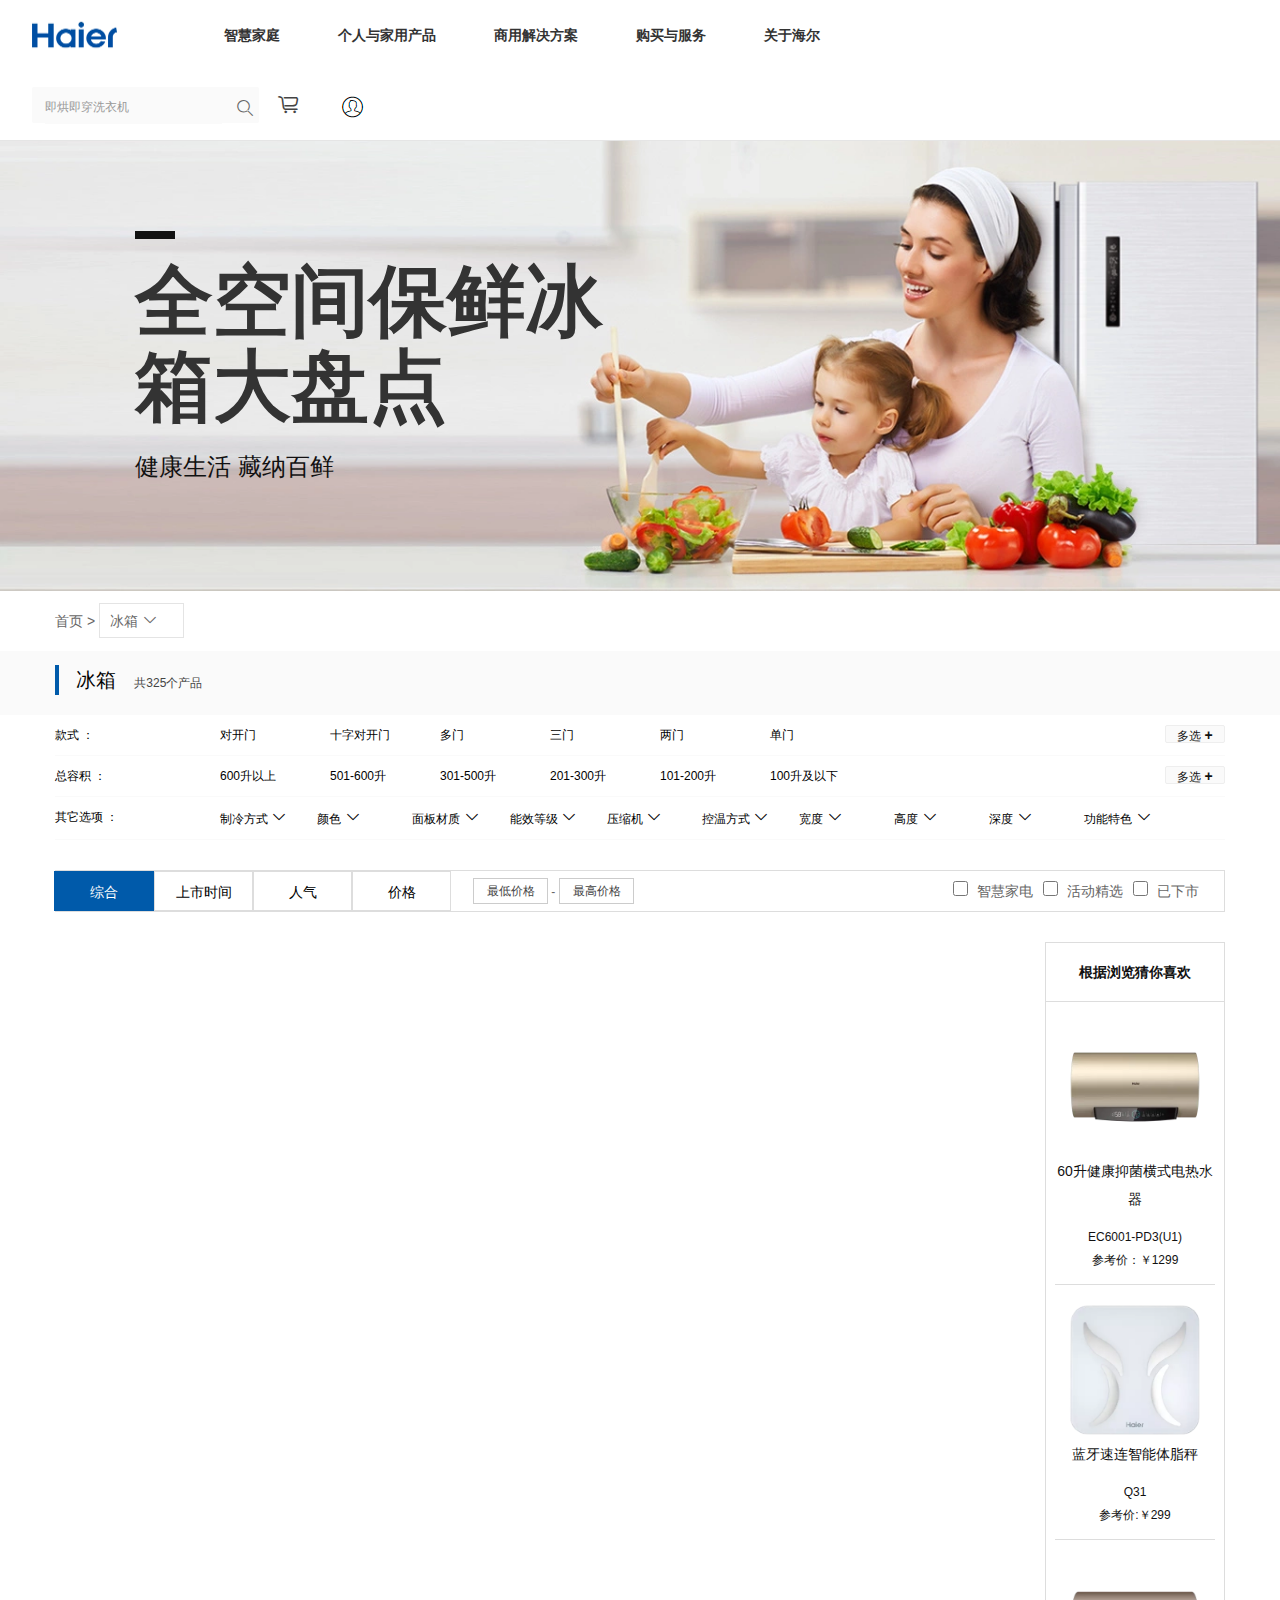
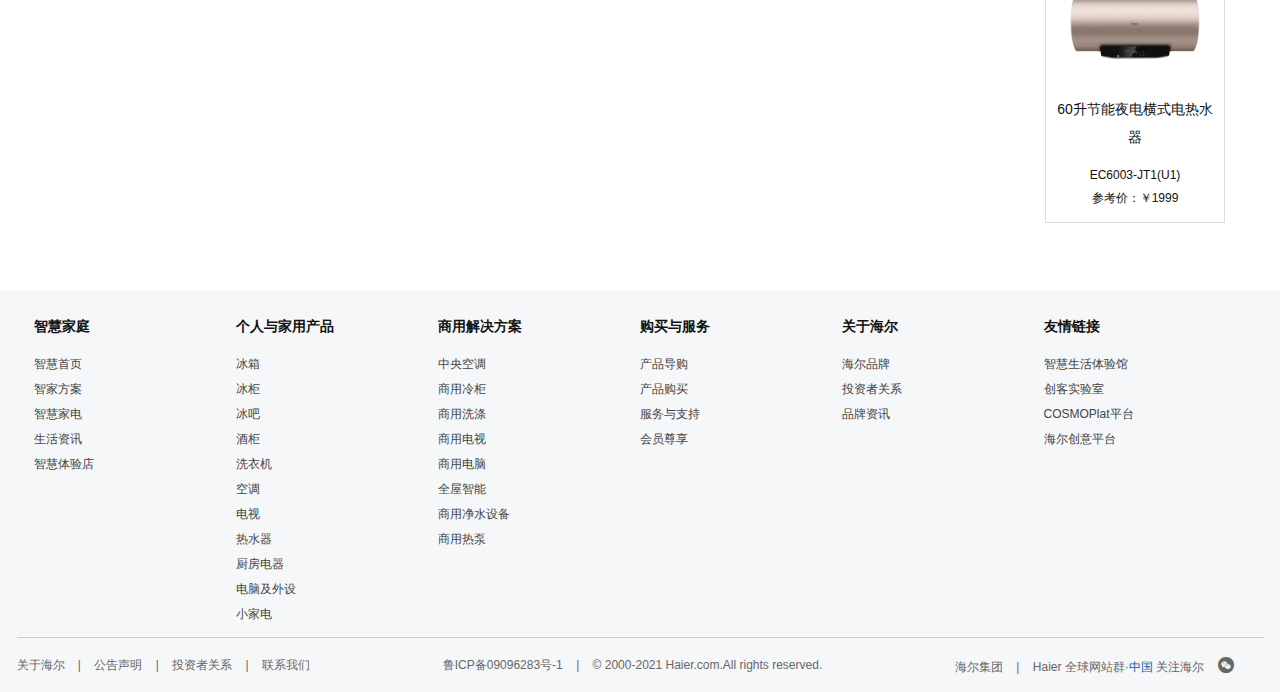
<file: list.html>
<!DOCTYPE html>
<html lang="en">

<head>
    <meta charset="UTF-8">
    <meta name="viewport" content="width=device-width, initial-scale=1.0">
    <title>海尔冰箱介绍价格参考-海尔官网</title>
    <meta name="description" content="海尔冰箱采用创新风冷匀冷风直冷等技术,有定频变频、单门两门三门多门十字对开门冰箱等多种款式型号可供选择，多种价格可供参考.">
    <meta name="keywords" content="海尔冰箱">
    <meta name="referrer" content="no-referrer" />
    <link rel="shortcut icon" href="favicon.ico" type="image/x-icon">
    <link rel="stylesheet" href="css/base.css">
    <link rel="stylesheet" href="css/list.css">
    <link rel="stylesheet" href="font_2342563_jiqw1kx1vn/iconfont.css">
</head>

<body>
    <!-- 头部 start -->
    <div id="header" class="clearfix">
        <div class="w">
            <div class="header-l">
                <!-- logo -->
                <div class="logo">
                    <a href="index.html">
                        <img src="img/logo.webp" alt="logo">
                    </a>
                </div>
                <ul class="list">
                    <li><a href="#"><span>智慧家庭</span></a>
                        <div class="family">
                            <p>智慧首页</p>
                            <p>智慧方案</p>
                            <p>智慧家电</p>
                            <p>生活资讯</p>
                            <p>智慧体验店</p>
                        </div>
                    </li>
                    <li>
                        <a href="#">
                            <span>个人与家用产品</span>
                        </a>
                        <div class="my">
                            <a href="list.html">
                                <p><i class="iconfont icon-xiyiji"></i>冰箱 冷柜</p>
                            </a>
                            <p><i class="iconfont icon-tubiao-jiugui"></i>冰吧 酒柜</p>
                            <p><i class="iconfont icon-xiyiji"></i>洗衣机</p>
                            <p><i class="iconfont icon-kongdiao"></i>空调</p>
                            <p><i class="iconfont icon-dianshi"></i>电视</p>
                            <p><i class="iconfont icon-yinshuiji-"></i>热水器</p>
                            <p><i class="iconfont icon-keyongchufang"></i>厨房电器</p>
                            <p><i class="iconfont icon-bijibendiannao"></i>电脑及外设</p>
                            <p><i class="iconfont icon-xingzhuang"></i>小家电</p>
                        </div>
                    </li>
                    <li>
                        <a href="#">
                            <span>商用解决方案</span>
                        </a>
                        <div class="solve">
                            <p>中央空调</p>
                            <p>商用冷柜</p>
                            <p>商用洗涤</p>
                            <p>商用电视</p>
                            <p>商用电脑</p>
                            <p>全屋智能</p>
                            <p>商用净水设备</p>
                            <p>商用热泵</p>
                        </div>
                    </li>
                    <li>
                        <a href="#">
                            <span>购买与服务</span>
                        </a>
                        <div class="by">
                            <p>产品导购</p>
                            <p>产品购买</p>
                            <p>服务与支持</p>
                            <p>会员尊享</p>
                        </div>
                    </li>
                    <li>
                        <a href="#">
                            <span>关于海尔</span>
                        </a>
                        <div class="guanyu">
                            <p>海尔品牌</p>
                            <p>投资者关系</p>
                            <p>品牌资讯</p>
                        </div>
                    </li>
                </ul>

            </div>
            <div class="header-r">
                <!-- 搜索栏 -->
                <div class="search">
                    <input type="text" placeholder="即烘即穿洗衣机" id="search-shops" value="">
                    <i class="iconfont icon-fangdajing search-shop"></i>
                </div>
                <a href="shop.html"><span class="iconfont icon-gouwuche header_shopcart"></span></a>
                <div class="user">
                    <a href="enter.html"><img src="img/nouser.png" alt=""></a>
                </div>
            </div>
        </div>
    </div>
    <!-- 头部 end -->
    <!-- banner start -->
    <div id="banner" class="clearfix">
        <div class="banner-img">
            <img src="img/list-bg.webp" alt="">
        </div>
        <div class="banner-text">
            <div class="banner-line"></div>
            <div class="banner-txt">
                <h2>全空间保鲜冰箱大盘点</h2>
                <p>健康生活 藏纳百鲜</p>
            </div>
        </div>
    </div>
    <!-- banner end -->
    <!-- main start -->
    <div id="main" class="clearfix">
        <div class="main-t clearfix">
            <a href="index.html">首页</a>
            <span>></span>
            <span class="name">冰箱 <i class="iconfont icon-arrow-down"></i></span>
        </div>
        <div class="main-title clearfix">
            <span>冰箱</span>
            <p>共325个产品</p>
        </div>
        <div class="main-filter clearfix">
            <div class="cont clearfix">
                <span class="row">款式 ：</span>
                <ul class="lists">
                    <li>对开门</li>
                    <li>十字对开门</li>
                    <li>多门</li>
                    <li>三门</li>
                    <li>两门</li>
                    <li>单门</li>
                </ul>
                <p class="more">多选 <span>+</span></p>
            </div>
            <div class="cont clearfix">
                <span class="row">总容积 ：</span>
                <ul class="lists">
                    <li>600升以上</li>
                    <li>501-600升</li>
                    <li>301-500升</li>
                    <li>201-300升</li>
                    <li>101-200升</li>
                    <li>100升及以下</li>
                </ul>
                <p class="more">多选 <span>+</span></p>
            </div>
            <div class="cont clearfix">
                <span class="row">其它选项 ：</span>
                <ul class="lists">
                    <li>制冷方式 <i class="iconfont icon-arrow-down"></i></li>
                    <li>颜色 <i class="iconfont icon-arrow-down"></i></li>
                    <li>面板材质 <i class="iconfont icon-arrow-down"></i></li>
                    <li>能效等级 <i class="iconfont icon-arrow-down"></i></li>
                    <li>压缩机 <i class="iconfont icon-arrow-down"></i></li>
                    <li>控温方式 <i class="iconfont icon-arrow-down"></i></li>
                    <li>宽度 <i class="iconfont icon-arrow-down"></i></li>
                    <li>高度 <i class="iconfont icon-arrow-down"></i></li>
                    <li>深度 <i class="iconfont icon-arrow-down"></i></li>
                    <li>功能特色 <i class="iconfont icon-arrow-down"></i></li>
                </ul>
            </div>
        </div>
        <div class="main-filter-tool clearfix">
            <ul class="tool-list">
                <li class="down" id="zonghe">综合</li>
                <li id="time">上市时间</li>
                <li id="renqi">人气</li>
                <li id="price">价格</li>
            </ul>
            <div class="tool-inp">
                <i class="bg"></i>
                <div class="inp-price">
                    <input type="text" placeholder="最低价格" name="username" autocomplete="off"> - <input type="text" placeholder="最高价格" name="password" autocomplete="off">
                </div>
                <div class="b">
                    <span>清空</span>
                    <span>确定</span>
                </div>
            </div>
            <div class="tool-option">
                <ol class="tool-filter">
                    <li>
                        <input type="checkbox"> <span>智慧家电</span>
                    </li>
                    <li>
                        <input type="checkbox"> <span>活动精选</span>
                    </li>
                    <li>
                        <input type="checkbox"> <span>已下市</span>
                    </li>
                </ol>
            </div>
        </div>
        <!-- 侧边栏 -->
        <div class="main-article">
            <h3 class="main-article-title">根据浏览猜你喜欢</h3>
            <ul>
                <li>
                    <img src="img/article01.webp" alt="">
                    <h2>60升健康抑菌横式电热水器</h2>
                    <p>EC6001-PD3(U1)</p>
                    <p>参考价：￥1299</p>
                </li>
                <li>
                    <img src="img/article02.webp" alt="">
                    <h2>蓝牙速连智能体脂秤</h2>
                    <p>Q31</p>
                    <p>参考价:￥299</p>
                </li>
                <li>
                    <img src="img/article03.webp" alt="">
                    <h2>60升节能夜电横式电热水器</h2>
                    <p>EC6003-JT1(U1)</p>
                    <p>参考价：￥1999</p>
                </li>
            </ul>
        </div>
        <!-- 商品 -->
        <!-- <div class="main-shop">
            <div class="main-box">
                <div class="main-shop-pic">
                    <a href="https://www.haier.com/cooling/20201028_149778.shtml">
                        <img src="https://image.haier.com/cn/cooling/W020201028383683175204_350.png" alt="">
                    </a>
                </div>
                <div class="main-shop-title">
                    <a href="#">
                        <h3>496升风冷变频十字对开门冰箱</h3>
                    </a>
                    <p>BCD-496WSEBU1</p>
                </div>
                <div class="main-shop-price">
                    <p class="jiage">
                        <span>参考价：</span><span class='c005aaa f14'>￥7599.00</span>
                    </p>
                    <em><span class='c005aaa'>1</span>家电商在售 <i class="iconfont icon-xiaoxi"></i><span class='c005aaa'>112</span></em>
                </div>
            </div>
        </div> -->
        <!-- 分页器 -->
        <div class="container">
            <div class="rows clearfix"></div>
            <div class="pagination"></div>
        </div>
    </div>
    <!-- main end -->
    <!-- 尾部 start -->
    <div id="footer" class="clearfix">
        <div class="w">
            <!-- footer wrap -->
            <div class="footer-wrap clearfix">
                <div class="footer-wrap-lists">
                    <h3>智慧家庭</h3>
                    <a href="#">智慧首页</a>
                    <br>
                    <a href="#">智家方案</a>
                    <br>
                    <a href="#">智慧家电</a>
                    <br>
                    <a href="#">生活资讯</a>
                    <br>
                    <a href="#">智慧体验店</a>
                </div>
                <div class="footer-wrap-lists">
                    <h3>个人与家用产品</h3>
                    <a href="#">冰箱</a>
                    <br>
                    <a href="#">冰柜</a>
                    <br>
                    <a href="#">冰吧</a>
                    <br>
                    <a href="#">酒柜</a>
                    <br>
                    <a href="#">洗衣机</a>
                    <br>
                    <a href="#">空调</a>
                    <br>
                    <a href="#">电视</a>
                    <br>
                    <a href="#">热水器</a>
                    <br>
                    <a href="#">厨房电器</a>
                    <br>
                    <a href="#">电脑及外设</a>
                    <br>
                    <a href="#">小家电</a>
                </div>
                <div class="footer-wrap-lists">
                    <h3>商用解决方案</h3>
                    <a href="#">中央空调</a>
                    <br>
                    <a href="#">商用冷柜</a>
                    <br>
                    <a href="#">商用洗涤</a>
                    <br>
                    <a href="#">商用电视</a>
                    <br>
                    <a href="#">商用电脑</a>
                    <br>
                    <a href="#">全屋智能</a>
                    <br>
                    <a href="#">商用净水设备</a>
                    <br>
                    <a href="#">商用热泵</a>
                </div>
                <div class="footer-wrap-lists">
                    <h3>购买与服务</h3>
                    <a href="#">产品导购</a>
                    <br>
                    <a href="#">产品购买</a>
                    <br>
                    <a href="#">服务与支持</a>
                    <br>
                    <a href="#">会员尊享</a>
                </div>
                <div class="footer-wrap-lists">
                    <h3>关于海尔</h3>
                    <a href="#">海尔品牌</a>
                    <br>
                    <a href="#">投资者关系</a>
                    <br>
                    <a href="#">品牌资讯</a>
                </div>
                <div class="footer-wrap-lists">
                    <h3>友情链接</h3>
                    <a href="#">智慧生活体验馆</a>
                    <br>
                    <a href="#">创客实验室</a>
                    <br>
                    <a href="#">COSMOPlat平台</a>
                    <br>
                    <a href="#">海尔创意平台</a>
                </div>
            </div>
            <!-- footer copy -->
            <div class="footer-copy">
                <div class="copy-l">
                    <a href="#"><span>关于海尔</span></a>
                    <a href="#"><span>|</span></a>
                    <a href="#"><span>公告声明</span></a>
                    <a href="#"><span>|</span></a>
                    <a href="#"><span>投资者关系</span></a>
                    <a href="#"><span>|</span></a>
                    <a href="#"><span>联系我们</span></a>
                </div>
                <div class="copy-c">
                    <a href="#">鲁ICP备09096283号-1</a>
                    <span>|</span>
                    <span>&copy; 2000-2021 Haier.com.All rights reserved.</span>
                </div>
                <div class="copy-r">
                    <a href="#">海尔集团</a>
                    <span>|</span>
                    <span>Haier 全球网站群·<a href="#">中国</a> 关注海尔</span>
                    <span class="iconfont icon-weixin1 ewm"></span>
                    <div class="erweima">
                        <img src="img/erweima.jpg" alt="">
                    </div>
                </div>
            </div>
        </div>
    </div>
    <!-- 尾部 end -->
</body>
<!--  JS -->
<script src="js/cookie.js"></script>
<script src="js/jquery.js"></script>
<script src="js/pagination.js"></script>
<script src="js/ajax.js"></script>
<script src="js/list.js"></script>

</html>
</file>
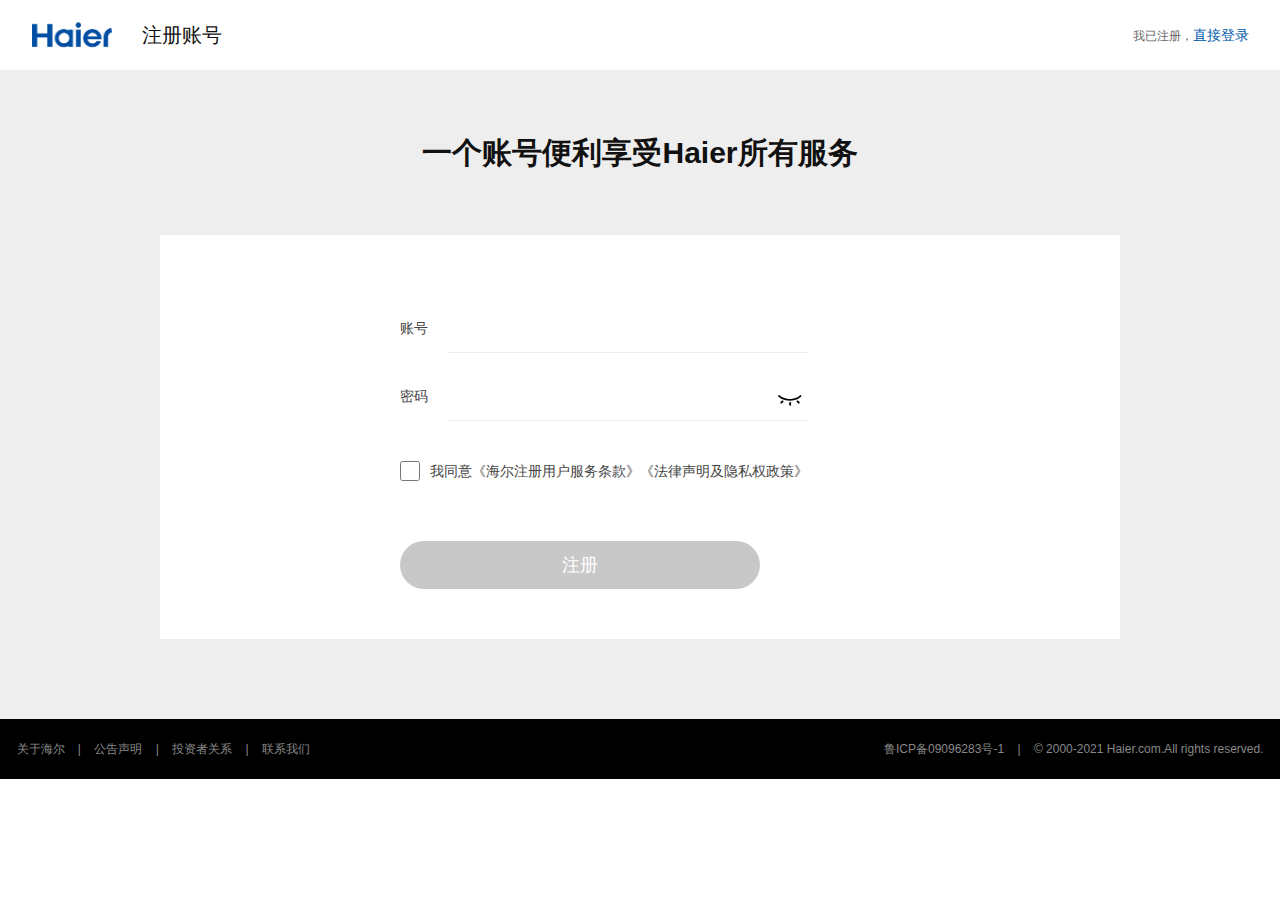
<file: login.html>
<!DOCTYPE html>
<html lang="en">

<head>
    <meta charset="UTF-8">
    <meta name="viewport" content="width=device-width, initial-scale=1.0">
    <title>账号注册-海尔官网</title>
    <meta name="description" itemprop="description" content="">
    <meta name="keywords" content="账号注册">
    <meta name="referrer" content="no-referrer" />
    <link rel="stylesheet" href="css/commen.css">
    <link rel="stylesheet" href="css/base.css">
    <link rel="stylesheet" href="css/login.css">
    <link rel="stylesheet" href="font_2342563_jiqw1kx1vn/iconfont.css">
    <link rel="shortcut icon" href="favicon.ico" type="image/x-icon">
</head>

<body>
    <!-- 头部 start -->
    <div id="header">
        <div class="w">
            <div class="header-l">
                <div class="logo">
                    <a href="index.html"><img src="img/logo.webp" alt=""></a>
                </div>
                <div class="header-text">
                    <p>注册账号</p>
                </div>
            </div>
            <div class="header-r">
                <span>我已注册，</span><a href="enter.html">直接登录</a>
            </div>
        </div>
    </div>
    <!-- 头部 end -->
    <!-- banner start -->
    <div id="banner">
        <div class="banner-title">
            <h2>一个账号便利享受Haier所有服务</h2>
        </div>
        <div class="banner-text">
            <form action="php/login.php" method="GET">
                <span>账号</span><input type="text" name="user" autocomplete="off">
                <br>
                <span>密码</span><input type="password" name="pwd" autocomplete="off">
                <i><img src="img/close.png" alt="" id="eye"></i>
                <br>
                <div class="check">
                    <input type="checkbox"> <span> 我同意《海尔注册用户服务条款》《法律声明及隐私权政策》</span>
                </div>
                <button type="submit" disabled>注册</button>
            </form>
        </div>
    </div>
    <!-- banner end -->
    <!-- 尾部 start -->
    <div id="footer">
        <div class="w">
            <div class="footer-l">
                <a href="#"><span>关于海尔</span></a>
                <a href="#"><span>|</span></a>
                <a href="#"><span>公告声明</span></a>
                <a href="#"><span>|</span></a>
                <a href="#"><span>投资者关系</span></a>
                <a href="#"><span>|</span></a>
                <a href="#"><span>联系我们</span></a>
            </div>
            <div class="footer-r">
                <a href="#">鲁ICP备09096283号-1</a>
                <span>|</span>
                <span>&copy; 2000-2021 Haier.com.All rights reserved.</span>
            </div>
        </div>
    </div>
    <!-- 尾部 end -->

</body>
<script src="js/login.js"></script>

</html>
</file>
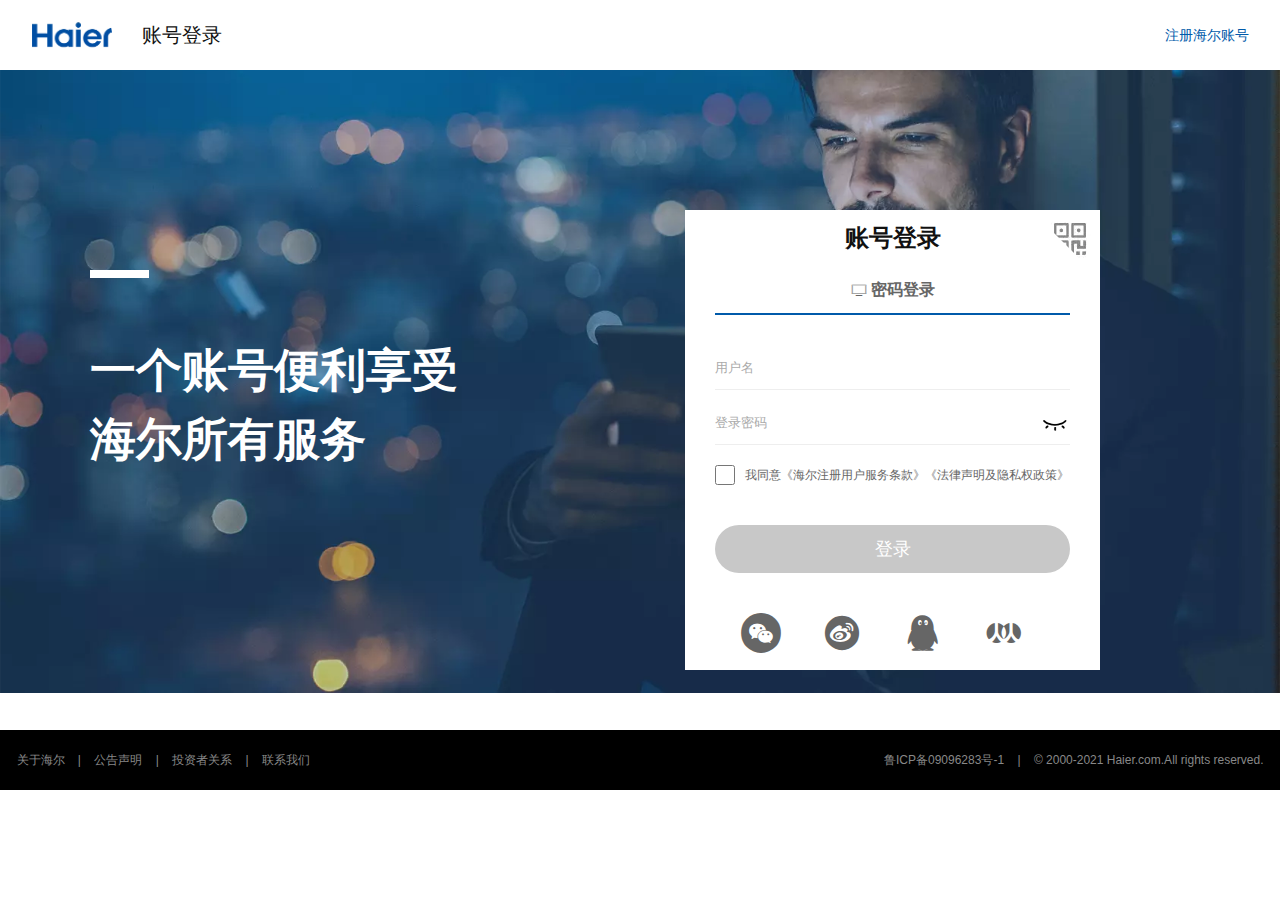
<file: shop.html>
<!DOCTYPE html>
<html lang="en">

<head>
    <meta charset="UTF-8">
    <meta name="viewport" content="width=device-width, initial-scale=1.0">
    <meta name="referrer" content="no-referrer" />
    <title>净水商城购物车|海尔官网</title>
    <link rel="shortcut icon" href="favicon.ico" type="image/x-icon">
    <link rel="stylesheet" href="css/base.css">
    <link rel="stylesheet" href="css/shop.css">
    <link rel="stylesheet" href="font_2342563_jiqw1kx1vn/iconfont.css">
</head>

<body>
    <!-- 头部 start -->
    <div id="header" class="clearfix">
        <div class="w">
            <div class="header-l">
                <!-- logo -->
                <div class="logo">
                    <a href="index.html">
                        <img src="img/logo.webp" alt="logo">
                    </a>
                </div>
                <ul class="list">
                    <li><a href="#"><span>智慧家庭</span></a>
                        <div class="family">
                            <p>智慧首页</p>
                            <p>智慧方案</p>
                            <p>智慧家电</p>
                            <p>生活资讯</p>
                            <p>智慧体验店</p>
                        </div>
                    </li>
                    <li>
                        <a href="#">
                            <span>个人与家用产品</span>
                        </a>
                        <div class="my">
                            <a href="list.html">
                                <p><i class="iconfont icon-xiyiji"></i>冰箱 冷柜</p>
                            </a>
                            <p><i class="iconfont icon-tubiao-jiugui"></i>冰吧 酒柜</p>
                            <p><i class="iconfont icon-xiyiji"></i>洗衣机</p>
                            <p><i class="iconfont icon-kongdiao"></i>空调</p>
                            <p><i class="iconfont icon-dianshi"></i>电视</p>
                            <p><i class="iconfont icon-yinshuiji-"></i>热水器</p>
                            <p><i class="iconfont icon-keyongchufang"></i>厨房电器</p>
                            <p><i class="iconfont icon-bijibendiannao"></i>电脑及外设</p>
                            <p><i class="iconfont icon-xingzhuang"></i>小家电</p>
                        </div>
                    </li>
                    <li>
                        <a href="#">
                            <span>商用解决方案</span>
                        </a>
                        <div class="solve">
                            <p>中央空调</p>
                            <p>商用冷柜</p>
                            <p>商用洗涤</p>
                            <p>商用电视</p>
                            <p>商用电脑</p>
                            <p>全屋智能</p>
                            <p>商用净水设备</p>
                            <p>商用热泵</p>
                        </div>
                    </li>
                    <li>
                        <a href="#">
                            <span>购买与服务</span>
                        </a>
                        <div class="by">
                            <p>产品导购</p>
                            <p>产品购买</p>
                            <p>服务与支持</p>
                            <p>会员尊享</p>
                        </div>
                    </li>
                    <li>
                        <a href="#">
                            <span>关于海尔</span>
                        </a>
                        <div class="guanyu">
                            <p>海尔品牌</p>
                            <p>投资者关系</p>
                            <p>品牌资讯</p>
                        </div>
                    </li>
                </ul>

            </div>
            <div class="header-r">
                <!-- 搜索栏 -->
                <div class="search">
                    <input type="text" placeholder="即烘即穿洗衣机">
                    <i class="iconfont icon-fangdajing"></i>
                </div>
                <a href="shop.html"><span class="iconfont icon-gouwuche header_shopcart"></span></a>
                <div class="user">
                    <a href="enter.html"><img src="img/nouser.png" alt=""></a>
                </div>
            </div>
        </div>
    </div>
    <!-- 头部 end -->
    <!-- 主要内容main start -->
    <div id="main">
        <div class="main-content">
            <!-- 购物车信息 -->
            <!-- <div class="main-content-title">
                <div class="title-message">
                    <p>商品</p>
                </div>
                <div class="title-price">
                    <p>单价</p>
                </div>
                <div class="title-number">
                    <p>数量</p>
                </div>
                <div class="title-total">
                    <p>小计</p>
                </div>
                <div class="title-operation">
                    <p>操作</p>
                </div>
            </div> -->
            <!-- 商品信息 -->
            <div class="main-content-contain">
                <!-- 购物车中有商品 -->
                <!-- <div class="merchandise-news">
                    <div class="merchandise-matter">
                        <input type="checkbox" name="" id="">
                        <img src="https://image.haier.com/cn/cooling/W020201028383683175204_350.png" alt="">
                        <div class="merchandise-matter-text">
                            <h3>496升风冷变频十字对开门冰箱</h3>
                            <p>BCD-496WSEBU1</p>
                            <p>1家电商在售 120 <i class="iconfont icon-xiaoxi"></i></p>
                        </div>
                    </div>
                    <div class="merchandise-price">
                        <span>￥</span><span>7599.00</span>
                    </div>
                    <div class="merchandise-number">
                        <button>-</button>
                        <span>1</span>
                        <button>+</button>
                    </div>
                    <div class="merchandise-total">
                        <span>￥</span><span>7599.00</span>
                    </div>
                    <div class="merchandise-operation">
                        <button>删除</button>
                    </div>
                </div> -->
                <!-- 购物车中没有商品 -->
                <!-- <div class="jumbotron">
                    <img src="img/nodiv.webp" alt="">
                    <p>还没有任何商品，快去挑选吧</p>
                </div> -->
            </div>
        </div>
    </div>
    <!-- 主要内容main end -->
    <!-- 尾部 start -->
    <div id="footer" class="clearfix">
        <div class="w">
            <!-- footer wrap -->
            <div class="footer-wrap clearfix">
                <div class="footer-wrap-lists">
                    <h3>智慧家庭</h3>
                    <a href="#">智慧首页</a>
                    <br>
                    <a href="#">智家方案</a>
                    <br>
                    <a href="#">智慧家电</a>
                    <br>
                    <a href="#">生活资讯</a>
                    <br>
                    <a href="#">智慧体验店</a>
                </div>
                <div class="footer-wrap-lists">
                    <h3>个人与家用产品</h3>
                    <a href="#">冰箱</a>
                    <br>
                    <a href="#">冰柜</a>
                    <br>
                    <a href="#">冰吧</a>
                    <br>
                    <a href="#">酒柜</a>
                    <br>
                    <a href="#">洗衣机</a>
                    <br>
                    <a href="#">空调</a>
                    <br>
                    <a href="#">电视</a>
                    <br>
                    <a href="#">热水器</a>
                    <br>
                    <a href="#">厨房电器</a>
                    <br>
                    <a href="#">电脑及外设</a>
                    <br>
                    <a href="#">小家电</a>
                </div>
                <div class="footer-wrap-lists">
                    <h3>商用解决方案</h3>
                    <a href="#">中央空调</a>
                    <br>
                    <a href="#">商用冷柜</a>
                    <br>
                    <a href="#">商用洗涤</a>
                    <br>
                    <a href="#">商用电视</a>
                    <br>
                    <a href="#">商用电脑</a>
                    <br>
                    <a href="#">全屋智能</a>
                    <br>
                    <a href="#">商用净水设备</a>
                    <br>
                    <a href="#">商用热泵</a>
                </div>
                <div class="footer-wrap-lists">
                    <h3>购买与服务</h3>
                    <a href="#">产品导购</a>
                    <br>
                    <a href="#">产品购买</a>
                    <br>
                    <a href="#">服务与支持</a>
                    <br>
                    <a href="#">会员尊享</a>
                </div>
                <div class="footer-wrap-lists">
                    <h3>关于海尔</h3>
                    <a href="#">海尔品牌</a>
                    <br>
                    <a href="#">投资者关系</a>
                    <br>
                    <a href="#">品牌资讯</a>
                </div>
                <div class="footer-wrap-lists">
                    <h3>友情链接</h3>
                    <a href="#">智慧生活体验馆</a>
                    <br>
                    <a href="#">创客实验室</a>
                    <br>
                    <a href="#">COSMOPlat平台</a>
                    <br>
                    <a href="#">海尔创意平台</a>
                </div>
            </div>
            <!-- footer copy -->
            <div class="footer-copy">
                <div class="copy-l">
                    <a href="#"><span>关于海尔</span></a>
                    <a href="#"><span>|</span></a>
                    <a href="#"><span>公告声明</span></a>
                    <a href="#"><span>|</span></a>
                    <a href="#"><span>投资者关系</span></a>
                    <a href="#"><span>|</span></a>
                    <a href="#"><span>联系我们</span></a>
                </div>
                <div class="copy-c">
                    <a href="#">鲁ICP备09096283号-1</a>
                    <span>|</span>
                    <span>&copy; 2000-2021 Haier.com.All rights reserved.</span>
                </div>
                <div class="copy-r">
                    <a href="#">海尔集团</a>
                    <span>|</span>
                    <span>Haier 全球网站群·<a href="#">中国</a> 关注海尔</span>
                    <span class="iconfont icon-weixin1 ewm"></span>
                    <div class="erweima">
                        <img src="img/erweima.jpg" alt="">
                    </div>
                </div>
            </div>
        </div>
    </div>
    <!-- 尾部 end -->
</body>
<script src="js/cookie.js"></script>
<script src="js/shop.js"></script>
<script src="js/jquery.js"></script>

</html>
</file>
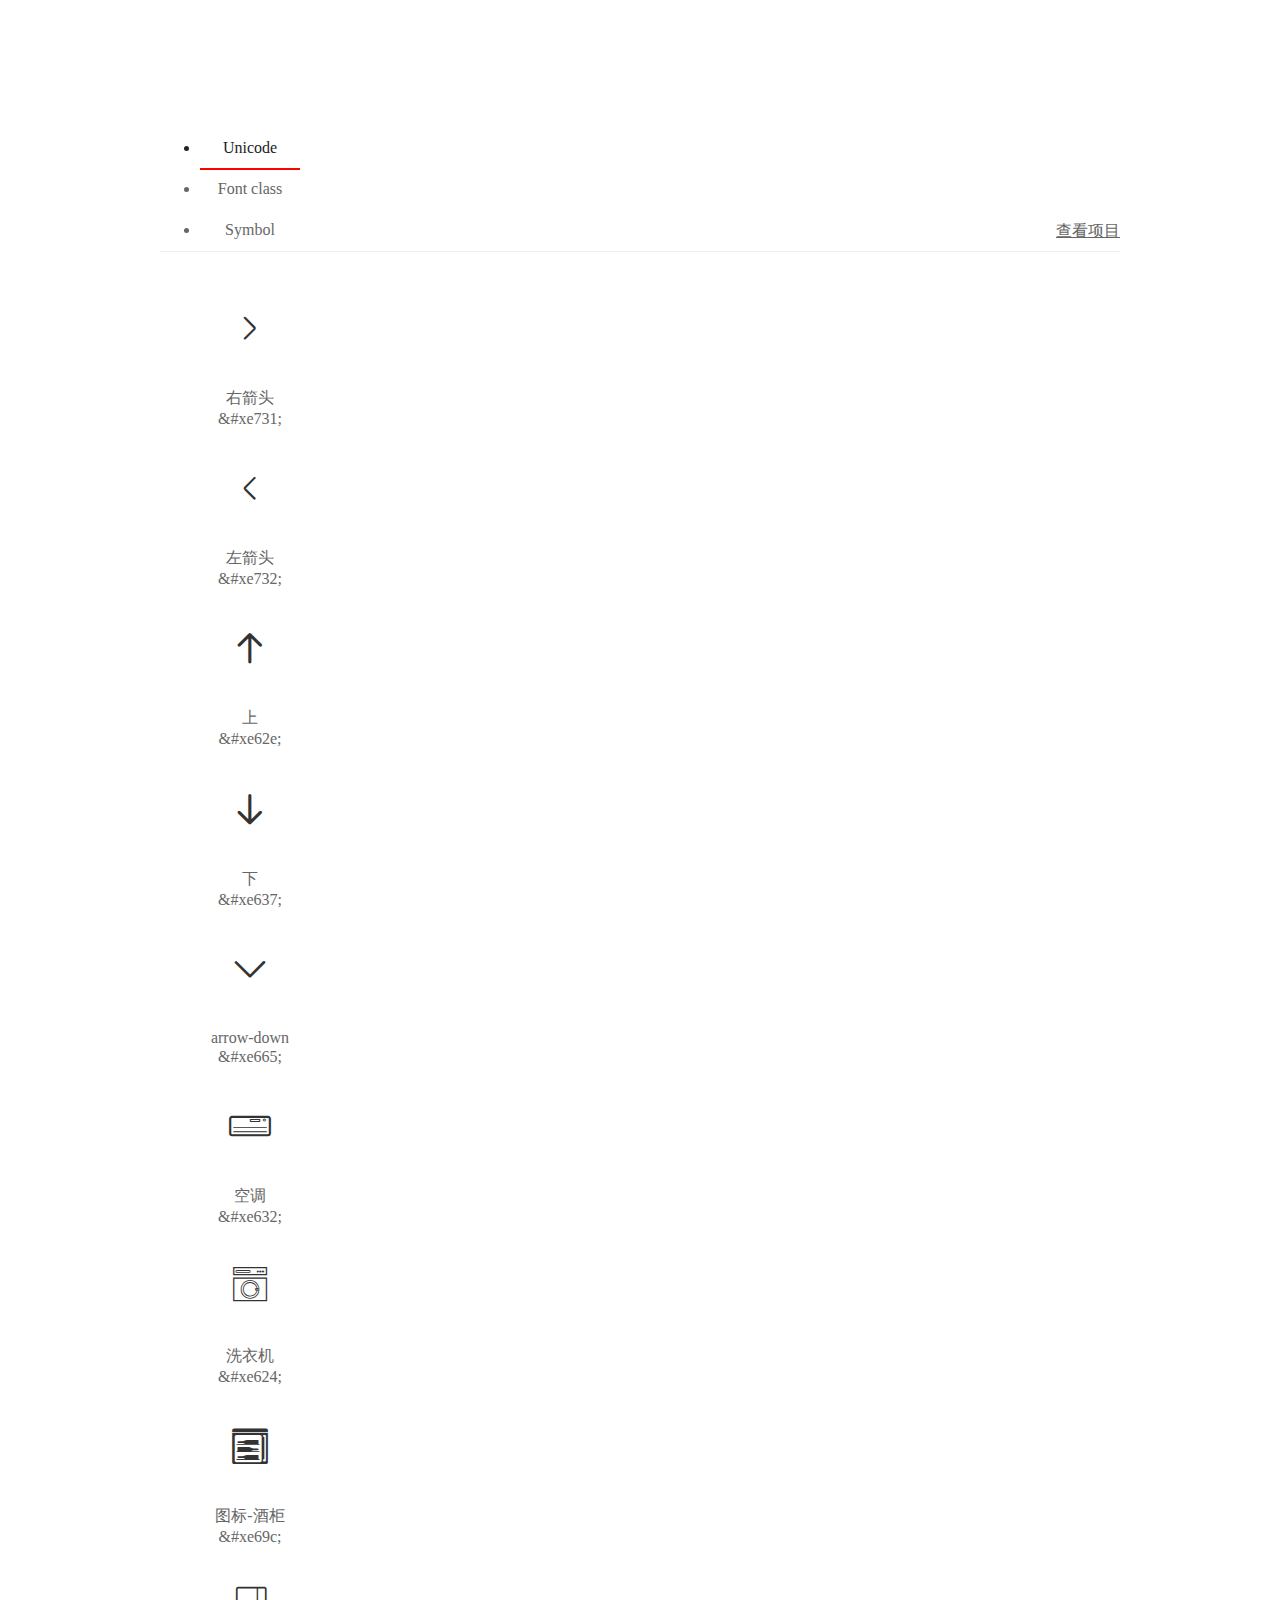
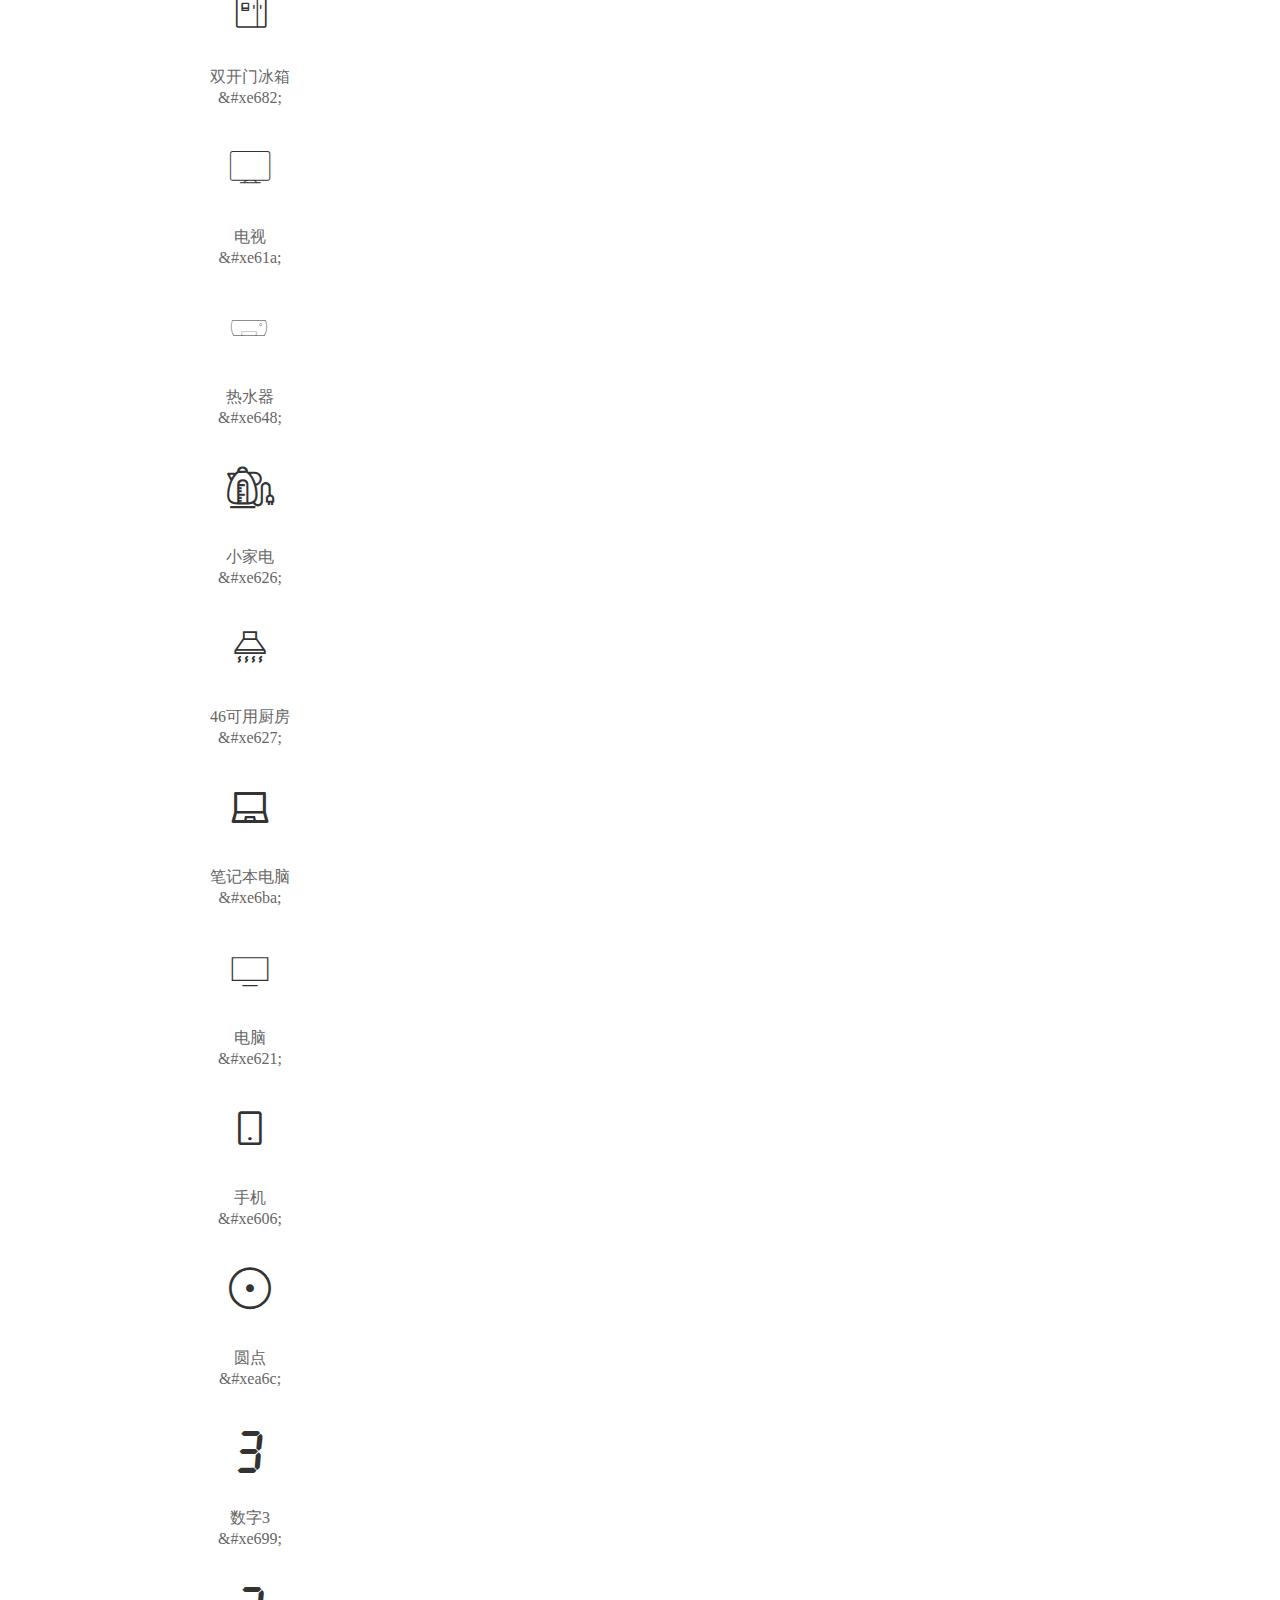
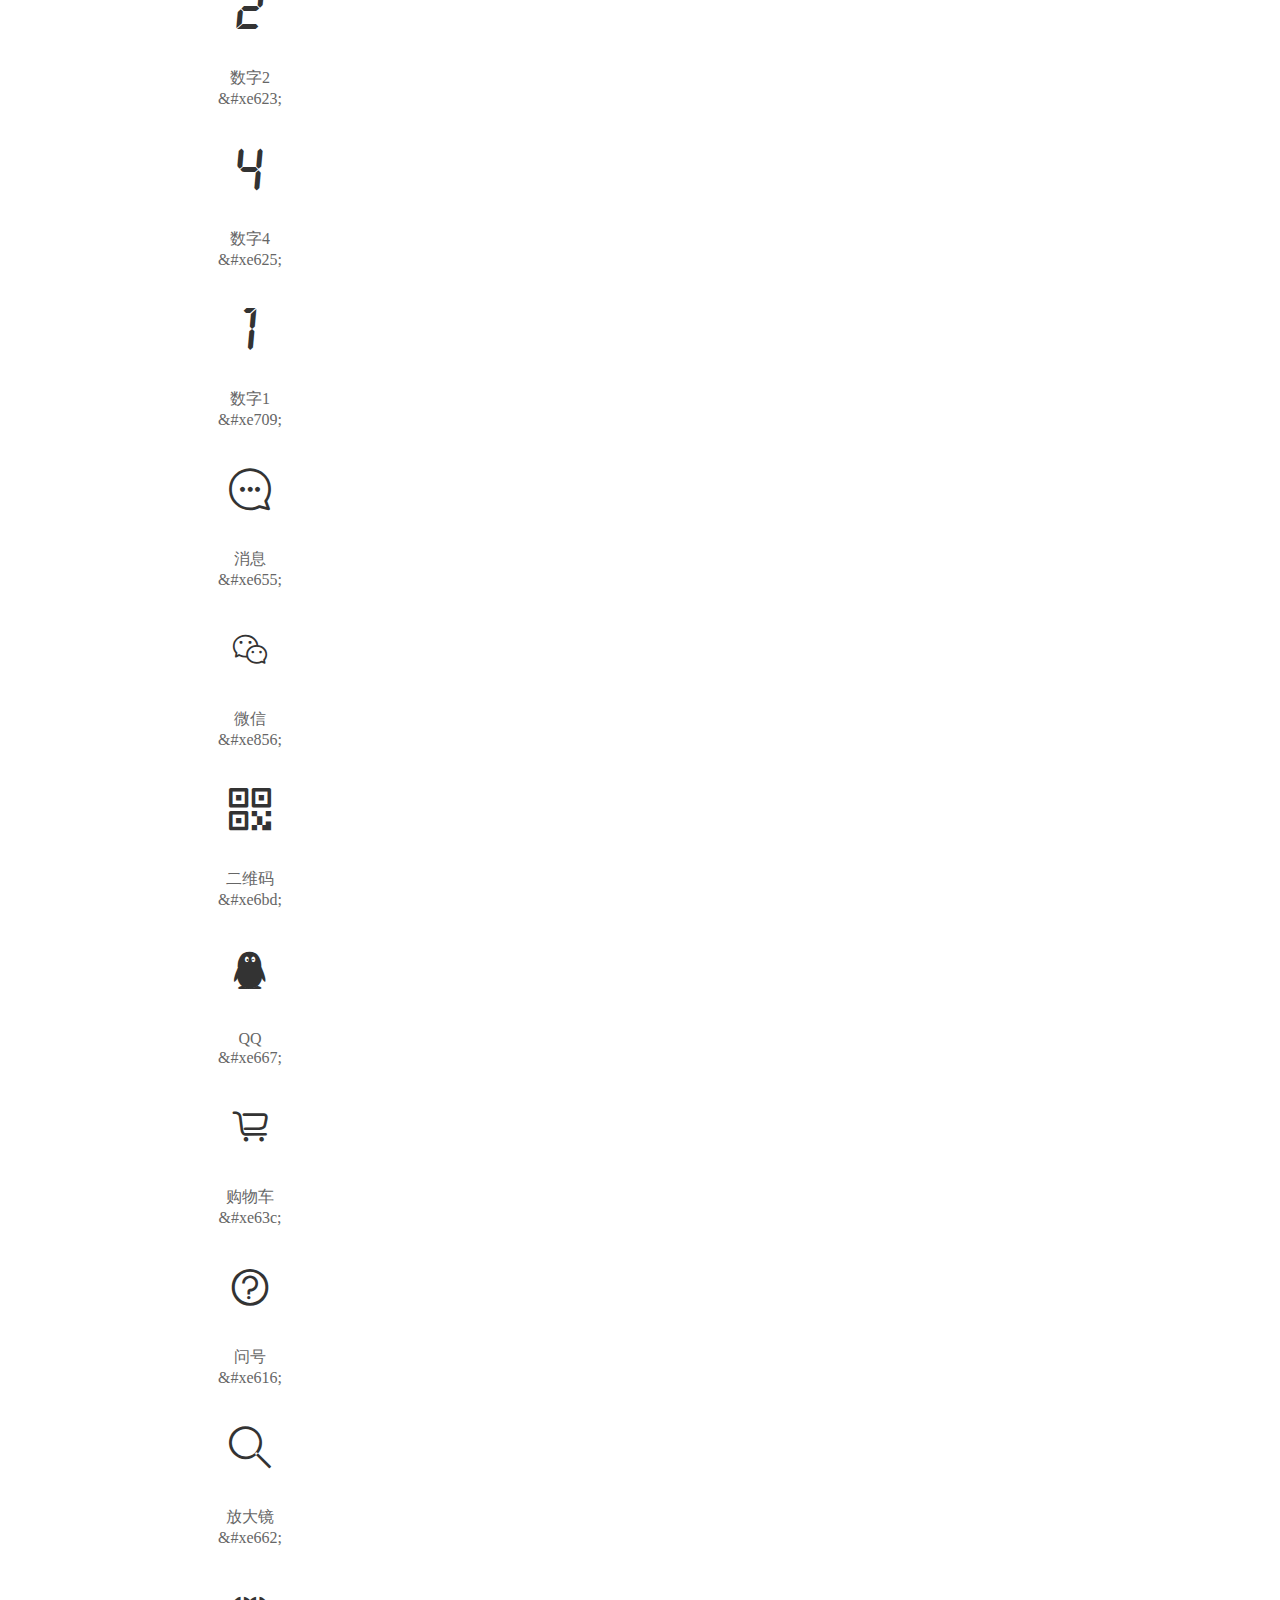
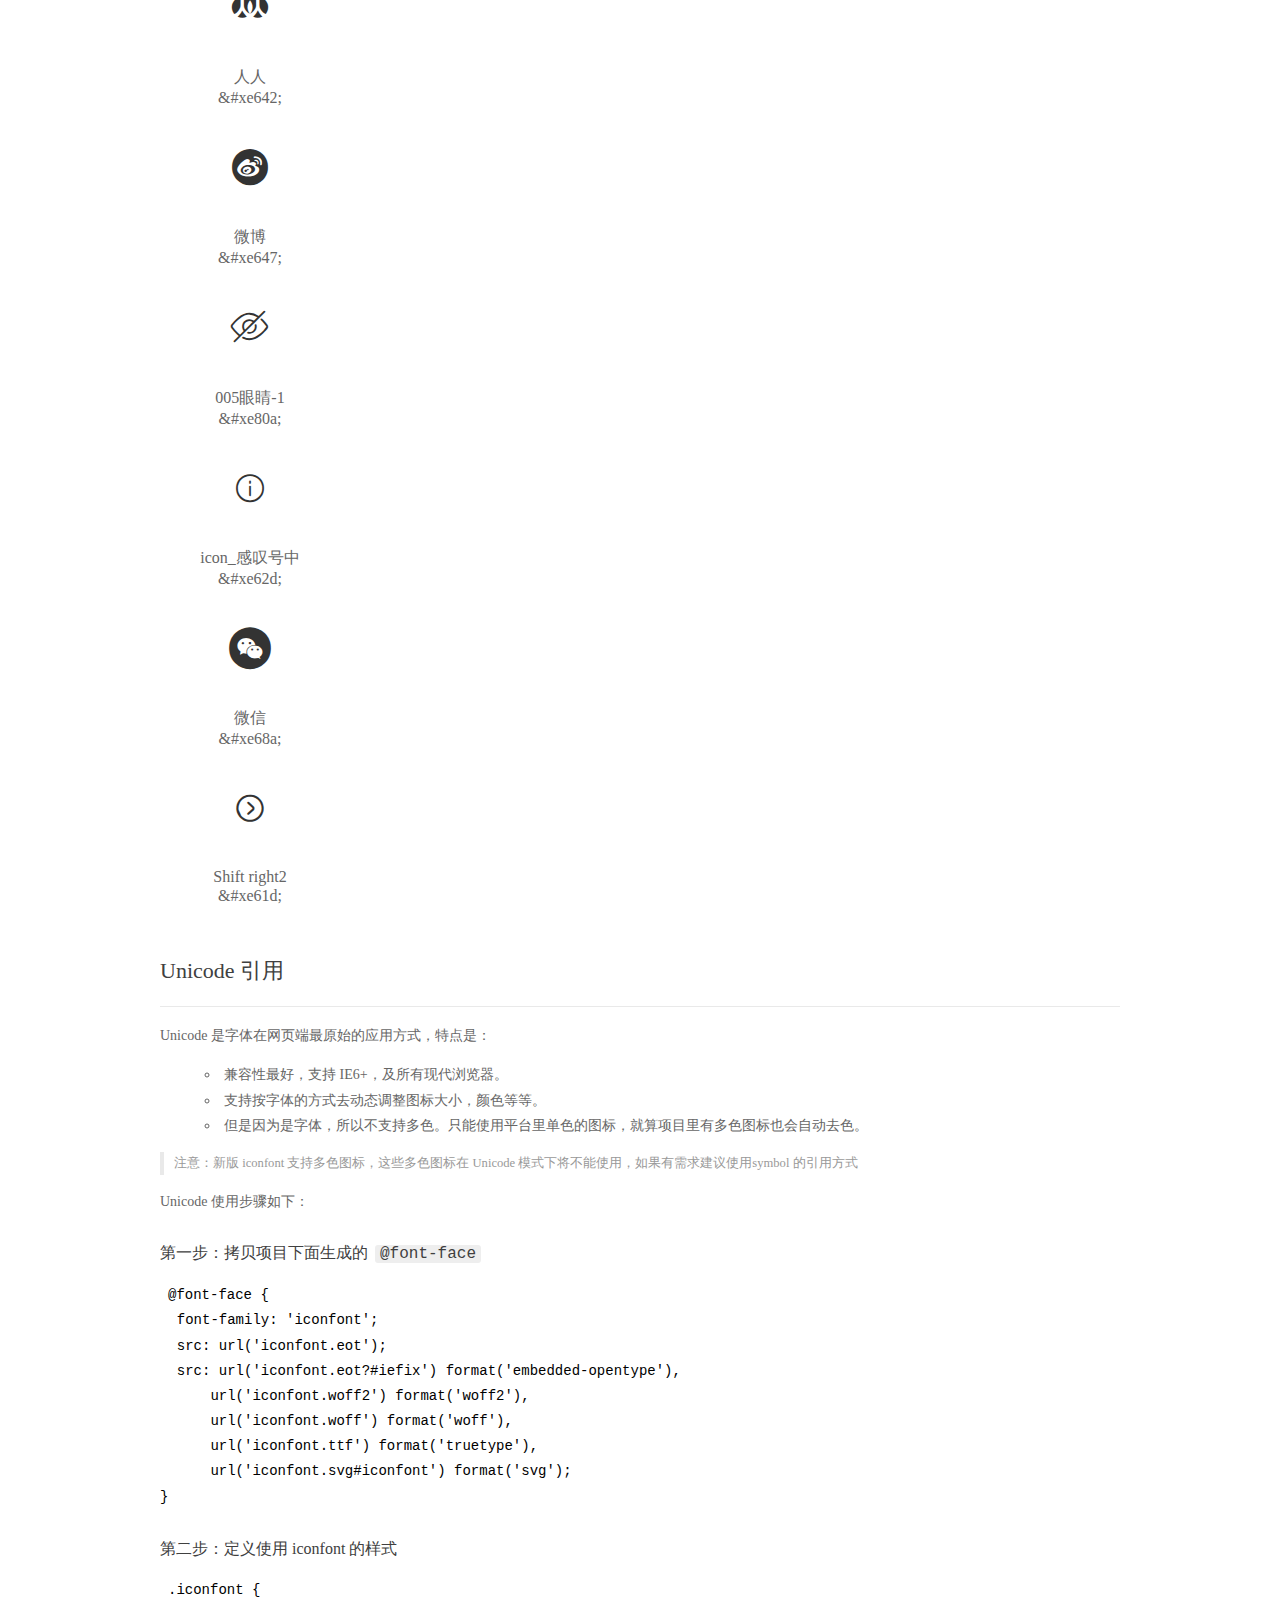
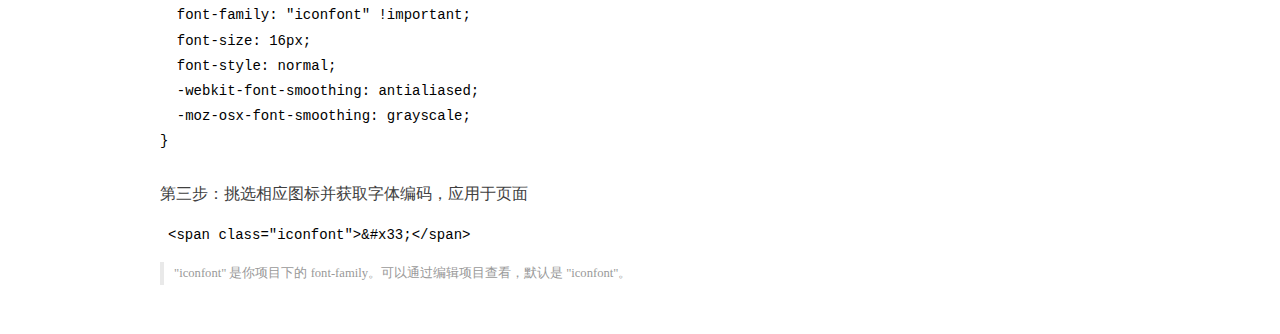
<file: font_2342563_jiqw1kx1vn/demo_index.html>
<!DOCTYPE html>
<html>
<head>
  <meta charset="utf-8"/>
  <title>IconFont Demo</title>
  <link rel="shortcut icon" href="https://img.alicdn.com/tps/i4/TB1_oz6GVXXXXaFXpXXJDFnIXXX-64-64.ico" type="image/x-icon"/>
  <link rel="stylesheet" href="https://g.alicdn.com/thx/cube/1.3.2/cube.min.css">
  <link rel="stylesheet" href="demo.css">
  <link rel="stylesheet" href="iconfont.css">
  <script src="iconfont.js"></script>
  <!-- jQuery -->
  <script src="https://a1.alicdn.com/oss/uploads/2018/12/26/7bfddb60-08e8-11e9-9b04-53e73bb6408b.js"></script>
  <!-- 代码高亮 -->
  <script src="https://a1.alicdn.com/oss/uploads/2018/12/26/a3f714d0-08e6-11e9-8a15-ebf944d7534c.js"></script>
</head>
<body>
  <div class="main">
    <h1 class="logo"><a href="https://www.iconfont.cn/" title="iconfont 首页" target="_blank">&#xe86b;</a></h1>
    <div class="nav-tabs">
      <ul id="tabs" class="dib-box">
        <li class="dib active"><span>Unicode</span></li>
        <li class="dib"><span>Font class</span></li>
        <li class="dib"><span>Symbol</span></li>
      </ul>
      
      <a href="https://www.iconfont.cn/manage/index?manage_type=myprojects&projectId=2342563" target="_blank" class="nav-more">查看项目</a>
      
    </div>
    <div class="tab-container">
      <div class="content unicode" style="display: block;">
          <ul class="icon_lists dib-box">
          
            <li class="dib">
              <span class="icon iconfont">&#xe731;</span>
                <div class="name">右箭头</div>
                <div class="code-name">&amp;#xe731;</div>
              </li>
          
            <li class="dib">
              <span class="icon iconfont">&#xe732;</span>
                <div class="name">左箭头</div>
                <div class="code-name">&amp;#xe732;</div>
              </li>
          
            <li class="dib">
              <span class="icon iconfont">&#xe62e;</span>
                <div class="name">上</div>
                <div class="code-name">&amp;#xe62e;</div>
              </li>
          
            <li class="dib">
              <span class="icon iconfont">&#xe637;</span>
                <div class="name">下</div>
                <div class="code-name">&amp;#xe637;</div>
              </li>
          
            <li class="dib">
              <span class="icon iconfont">&#xe665;</span>
                <div class="name">arrow-down</div>
                <div class="code-name">&amp;#xe665;</div>
              </li>
          
            <li class="dib">
              <span class="icon iconfont">&#xe632;</span>
                <div class="name">空调</div>
                <div class="code-name">&amp;#xe632;</div>
              </li>
          
            <li class="dib">
              <span class="icon iconfont">&#xe624;</span>
                <div class="name">洗衣机</div>
                <div class="code-name">&amp;#xe624;</div>
              </li>
          
            <li class="dib">
              <span class="icon iconfont">&#xe69c;</span>
                <div class="name">图标-酒柜</div>
                <div class="code-name">&amp;#xe69c;</div>
              </li>
          
            <li class="dib">
              <span class="icon iconfont">&#xe682;</span>
                <div class="name">双开门冰箱 </div>
                <div class="code-name">&amp;#xe682;</div>
              </li>
          
            <li class="dib">
              <span class="icon iconfont">&#xe61a;</span>
                <div class="name">电视</div>
                <div class="code-name">&amp;#xe61a;</div>
              </li>
          
            <li class="dib">
              <span class="icon iconfont">&#xe648;</span>
                <div class="name">热水器</div>
                <div class="code-name">&amp;#xe648;</div>
              </li>
          
            <li class="dib">
              <span class="icon iconfont">&#xe626;</span>
                <div class="name">小家电</div>
                <div class="code-name">&amp;#xe626;</div>
              </li>
          
            <li class="dib">
              <span class="icon iconfont">&#xe627;</span>
                <div class="name">46可用厨房</div>
                <div class="code-name">&amp;#xe627;</div>
              </li>
          
            <li class="dib">
              <span class="icon iconfont">&#xe6ba;</span>
                <div class="name">笔记本电脑</div>
                <div class="code-name">&amp;#xe6ba;</div>
              </li>
          
            <li class="dib">
              <span class="icon iconfont">&#xe621;</span>
                <div class="name">电脑</div>
                <div class="code-name">&amp;#xe621;</div>
              </li>
          
            <li class="dib">
              <span class="icon iconfont">&#xe606;</span>
                <div class="name">手机</div>
                <div class="code-name">&amp;#xe606;</div>
              </li>
          
            <li class="dib">
              <span class="icon iconfont">&#xea6c;</span>
                <div class="name">圆点</div>
                <div class="code-name">&amp;#xea6c;</div>
              </li>
          
            <li class="dib">
              <span class="icon iconfont">&#xe699;</span>
                <div class="name">数字3</div>
                <div class="code-name">&amp;#xe699;</div>
              </li>
          
            <li class="dib">
              <span class="icon iconfont">&#xe623;</span>
                <div class="name">数字2</div>
                <div class="code-name">&amp;#xe623;</div>
              </li>
          
            <li class="dib">
              <span class="icon iconfont">&#xe625;</span>
                <div class="name">数字4</div>
                <div class="code-name">&amp;#xe625;</div>
              </li>
          
            <li class="dib">
              <span class="icon iconfont">&#xe709;</span>
                <div class="name">数字1</div>
                <div class="code-name">&amp;#xe709;</div>
              </li>
          
            <li class="dib">
              <span class="icon iconfont">&#xe655;</span>
                <div class="name">消息</div>
                <div class="code-name">&amp;#xe655;</div>
              </li>
          
            <li class="dib">
              <span class="icon iconfont">&#xe856;</span>
                <div class="name">微信</div>
                <div class="code-name">&amp;#xe856;</div>
              </li>
          
            <li class="dib">
              <span class="icon iconfont">&#xe6bd;</span>
                <div class="name">二维码</div>
                <div class="code-name">&amp;#xe6bd;</div>
              </li>
          
            <li class="dib">
              <span class="icon iconfont">&#xe667;</span>
                <div class="name">QQ</div>
                <div class="code-name">&amp;#xe667;</div>
              </li>
          
            <li class="dib">
              <span class="icon iconfont">&#xe63c;</span>
                <div class="name">购物车</div>
                <div class="code-name">&amp;#xe63c;</div>
              </li>
          
            <li class="dib">
              <span class="icon iconfont">&#xe616;</span>
                <div class="name">问号</div>
                <div class="code-name">&amp;#xe616;</div>
              </li>
          
            <li class="dib">
              <span class="icon iconfont">&#xe662;</span>
                <div class="name">放大镜</div>
                <div class="code-name">&amp;#xe662;</div>
              </li>
          
            <li class="dib">
              <span class="icon iconfont">&#xe642;</span>
                <div class="name">人人</div>
                <div class="code-name">&amp;#xe642;</div>
              </li>
          
            <li class="dib">
              <span class="icon iconfont">&#xe647;</span>
                <div class="name">微博</div>
                <div class="code-name">&amp;#xe647;</div>
              </li>
          
            <li class="dib">
              <span class="icon iconfont">&#xe80a;</span>
                <div class="name">005眼睛-1</div>
                <div class="code-name">&amp;#xe80a;</div>
              </li>
          
            <li class="dib">
              <span class="icon iconfont">&#xe62d;</span>
                <div class="name">icon_感叹号中</div>
                <div class="code-name">&amp;#xe62d;</div>
              </li>
          
            <li class="dib">
              <span class="icon iconfont">&#xe68a;</span>
                <div class="name">微信</div>
                <div class="code-name">&amp;#xe68a;</div>
              </li>
          
            <li class="dib">
              <span class="icon iconfont">&#xe61d;</span>
                <div class="name">Shift right2</div>
                <div class="code-name">&amp;#xe61d;</div>
              </li>
          
          </ul>
          <div class="article markdown">
          <h2 id="unicode-">Unicode 引用</h2>
          <hr>

          <p>Unicode 是字体在网页端最原始的应用方式，特点是：</p>
          <ul>
            <li>兼容性最好，支持 IE6+，及所有现代浏览器。</li>
            <li>支持按字体的方式去动态调整图标大小，颜色等等。</li>
            <li>但是因为是字体，所以不支持多色。只能使用平台里单色的图标，就算项目里有多色图标也会自动去色。</li>
          </ul>
          <blockquote>
            <p>注意：新版 iconfont 支持多色图标，这些多色图标在 Unicode 模式下将不能使用，如果有需求建议使用symbol 的引用方式</p>
          </blockquote>
          <p>Unicode 使用步骤如下：</p>
          <h3 id="-font-face">第一步：拷贝项目下面生成的 <code>@font-face</code></h3>
<pre><code class="language-css"
>@font-face {
  font-family: 'iconfont';
  src: url('iconfont.eot');
  src: url('iconfont.eot?#iefix') format('embedded-opentype'),
      url('iconfont.woff2') format('woff2'),
      url('iconfont.woff') format('woff'),
      url('iconfont.ttf') format('truetype'),
      url('iconfont.svg#iconfont') format('svg');
}
</code></pre>
          <h3 id="-iconfont-">第二步：定义使用 iconfont 的样式</h3>
<pre><code class="language-css"
>.iconfont {
  font-family: "iconfont" !important;
  font-size: 16px;
  font-style: normal;
  -webkit-font-smoothing: antialiased;
  -moz-osx-font-smoothing: grayscale;
}
</code></pre>
          <h3 id="-">第三步：挑选相应图标并获取字体编码，应用于页面</h3>
<pre>
<code class="language-html"
>&lt;span class="iconfont"&gt;&amp;#x33;&lt;/span&gt;
</code></pre>
          <blockquote>
            <p>"iconfont" 是你项目下的 font-family。可以通过编辑项目查看，默认是 "iconfont"。</p>
          </blockquote>
          </div>
      </div>
      <div class="content font-class">
        <ul class="icon_lists dib-box">
          
          <li class="dib">
            <span class="icon iconfont icon-youjiantou"></span>
            <div class="name">
              右箭头
            </div>
            <div class="code-name">.icon-youjiantou
            </div>
          </li>
          
          <li class="dib">
            <span class="icon iconfont icon-zuojiantou"></span>
            <div class="name">
              左箭头
            </div>
            <div class="code-name">.icon-zuojiantou
            </div>
          </li>
          
          <li class="dib">
            <span class="icon iconfont icon-shang"></span>
            <div class="name">
              上
            </div>
            <div class="code-name">.icon-shang
            </div>
          </li>
          
          <li class="dib">
            <span class="icon iconfont icon-xia"></span>
            <div class="name">
              下
            </div>
            <div class="code-name">.icon-xia
            </div>
          </li>
          
          <li class="dib">
            <span class="icon iconfont icon-arrow-down"></span>
            <div class="name">
              arrow-down
            </div>
            <div class="code-name">.icon-arrow-down
            </div>
          </li>
          
          <li class="dib">
            <span class="icon iconfont icon-kongdiao"></span>
            <div class="name">
              空调
            </div>
            <div class="code-name">.icon-kongdiao
            </div>
          </li>
          
          <li class="dib">
            <span class="icon iconfont icon-xiyiji"></span>
            <div class="name">
              洗衣机
            </div>
            <div class="code-name">.icon-xiyiji
            </div>
          </li>
          
          <li class="dib">
            <span class="icon iconfont icon-tubiao-jiugui"></span>
            <div class="name">
              图标-酒柜
            </div>
            <div class="code-name">.icon-tubiao-jiugui
            </div>
          </li>
          
          <li class="dib">
            <span class="icon iconfont icon-shuangkaimenbingxiang"></span>
            <div class="name">
              双开门冰箱 
            </div>
            <div class="code-name">.icon-shuangkaimenbingxiang
            </div>
          </li>
          
          <li class="dib">
            <span class="icon iconfont icon-dianshi"></span>
            <div class="name">
              电视
            </div>
            <div class="code-name">.icon-dianshi
            </div>
          </li>
          
          <li class="dib">
            <span class="icon iconfont icon-yinshuiji-"></span>
            <div class="name">
              热水器
            </div>
            <div class="code-name">.icon-yinshuiji-
            </div>
          </li>
          
          <li class="dib">
            <span class="icon iconfont icon-xingzhuang"></span>
            <div class="name">
              小家电
            </div>
            <div class="code-name">.icon-xingzhuang
            </div>
          </li>
          
          <li class="dib">
            <span class="icon iconfont icon-keyongchufang"></span>
            <div class="name">
              46可用厨房
            </div>
            <div class="code-name">.icon-keyongchufang
            </div>
          </li>
          
          <li class="dib">
            <span class="icon iconfont icon-bijibendiannao"></span>
            <div class="name">
              笔记本电脑
            </div>
            <div class="code-name">.icon-bijibendiannao
            </div>
          </li>
          
          <li class="dib">
            <span class="icon iconfont icon-31"></span>
            <div class="name">
              电脑
            </div>
            <div class="code-name">.icon-31
            </div>
          </li>
          
          <li class="dib">
            <span class="icon iconfont icon-ziyuan"></span>
            <div class="name">
              手机
            </div>
            <div class="code-name">.icon-ziyuan
            </div>
          </li>
          
          <li class="dib">
            <span class="icon iconfont icon-double-circle"></span>
            <div class="name">
              圆点
            </div>
            <div class="code-name">.icon-double-circle
            </div>
          </li>
          
          <li class="dib">
            <span class="icon iconfont icon-shuzi3"></span>
            <div class="name">
              数字3
            </div>
            <div class="code-name">.icon-shuzi3
            </div>
          </li>
          
          <li class="dib">
            <span class="icon iconfont icon-shuzi2"></span>
            <div class="name">
              数字2
            </div>
            <div class="code-name">.icon-shuzi2
            </div>
          </li>
          
          <li class="dib">
            <span class="icon iconfont icon-shuzi4"></span>
            <div class="name">
              数字4
            </div>
            <div class="code-name">.icon-shuzi4
            </div>
          </li>
          
          <li class="dib">
            <span class="icon iconfont icon-shuzi1"></span>
            <div class="name">
              数字1
            </div>
            <div class="code-name">.icon-shuzi1
            </div>
          </li>
          
          <li class="dib">
            <span class="icon iconfont icon-xiaoxi"></span>
            <div class="name">
              消息
            </div>
            <div class="code-name">.icon-xiaoxi
            </div>
          </li>
          
          <li class="dib">
            <span class="icon iconfont icon-weixin"></span>
            <div class="name">
              微信
            </div>
            <div class="code-name">.icon-weixin
            </div>
          </li>
          
          <li class="dib">
            <span class="icon iconfont icon-erweima"></span>
            <div class="name">
              二维码
            </div>
            <div class="code-name">.icon-erweima
            </div>
          </li>
          
          <li class="dib">
            <span class="icon iconfont icon-QQ"></span>
            <div class="name">
              QQ
            </div>
            <div class="code-name">.icon-QQ
            </div>
          </li>
          
          <li class="dib">
            <span class="icon iconfont icon-gouwuche"></span>
            <div class="name">
              购物车
            </div>
            <div class="code-name">.icon-gouwuche
            </div>
          </li>
          
          <li class="dib">
            <span class="icon iconfont icon-wenhao"></span>
            <div class="name">
              问号
            </div>
            <div class="code-name">.icon-wenhao
            </div>
          </li>
          
          <li class="dib">
            <span class="icon iconfont icon-fangdajing"></span>
            <div class="name">
              放大镜
            </div>
            <div class="code-name">.icon-fangdajing
            </div>
          </li>
          
          <li class="dib">
            <span class="icon iconfont icon-shejiaotubiao-13"></span>
            <div class="name">
              人人
            </div>
            <div class="code-name">.icon-shejiaotubiao-13
            </div>
          </li>
          
          <li class="dib">
            <span class="icon iconfont icon-shejiaotubiao-42"></span>
            <div class="name">
              微博
            </div>
            <div class="code-name">.icon-shejiaotubiao-42
            </div>
          </li>
          
          <li class="dib">
            <span class="icon iconfont icon-005yanjing-1"></span>
            <div class="name">
              005眼睛-1
            </div>
            <div class="code-name">.icon-005yanjing-1
            </div>
          </li>
          
          <li class="dib">
            <span class="icon iconfont icon-icon_gantanhaozhong"></span>
            <div class="name">
              icon_感叹号中
            </div>
            <div class="code-name">.icon-icon_gantanhaozhong
            </div>
          </li>
          
          <li class="dib">
            <span class="icon iconfont icon-weixin1"></span>
            <div class="name">
              微信
            </div>
            <div class="code-name">.icon-weixin1
            </div>
          </li>
          
          <li class="dib">
            <span class="icon iconfont icon-Shiftright2"></span>
            <div class="name">
              Shift right2
            </div>
            <div class="code-name">.icon-Shiftright2
            </div>
          </li>
          
        </ul>
        <div class="article markdown">
        <h2 id="font-class-">font-class 引用</h2>
        <hr>

        <p>font-class 是 Unicode 使用方式的一种变种，主要是解决 Unicode 书写不直观，语意不明确的问题。</p>
        <p>与 Unicode 使用方式相比，具有如下特点：</p>
        <ul>
          <li>兼容性良好，支持 IE8+，及所有现代浏览器。</li>
          <li>相比于 Unicode 语意明确，书写更直观。可以很容易分辨这个 icon 是什么。</li>
          <li>因为使用 class 来定义图标，所以当要替换图标时，只需要修改 class 里面的 Unicode 引用。</li>
          <li>不过因为本质上还是使用的字体，所以多色图标还是不支持的。</li>
        </ul>
        <p>使用步骤如下：</p>
        <h3 id="-fontclass-">第一步：引入项目下面生成的 fontclass 代码：</h3>
<pre><code class="language-html">&lt;link rel="stylesheet" href="./iconfont.css"&gt;
</code></pre>
        <h3 id="-">第二步：挑选相应图标并获取类名，应用于页面：</h3>
<pre><code class="language-html">&lt;span class="iconfont icon-xxx"&gt;&lt;/span&gt;
</code></pre>
        <blockquote>
          <p>"
            iconfont" 是你项目下的 font-family。可以通过编辑项目查看，默认是 "iconfont"。</p>
        </blockquote>
      </div>
      </div>
      <div class="content symbol">
          <ul class="icon_lists dib-box">
          
            <li class="dib">
                <svg class="icon svg-icon" aria-hidden="true">
                  <use xlink:href="#icon-youjiantou"></use>
                </svg>
                <div class="name">右箭头</div>
                <div class="code-name">#icon-youjiantou</div>
            </li>
          
            <li class="dib">
                <svg class="icon svg-icon" aria-hidden="true">
                  <use xlink:href="#icon-zuojiantou"></use>
                </svg>
                <div class="name">左箭头</div>
                <div class="code-name">#icon-zuojiantou</div>
            </li>
          
            <li class="dib">
                <svg class="icon svg-icon" aria-hidden="true">
                  <use xlink:href="#icon-shang"></use>
                </svg>
                <div class="name">上</div>
                <div class="code-name">#icon-shang</div>
            </li>
          
            <li class="dib">
                <svg class="icon svg-icon" aria-hidden="true">
                  <use xlink:href="#icon-xia"></use>
                </svg>
                <div class="name">下</div>
                <div class="code-name">#icon-xia</div>
            </li>
          
            <li class="dib">
                <svg class="icon svg-icon" aria-hidden="true">
                  <use xlink:href="#icon-arrow-down"></use>
                </svg>
                <div class="name">arrow-down</div>
                <div class="code-name">#icon-arrow-down</div>
            </li>
          
            <li class="dib">
                <svg class="icon svg-icon" aria-hidden="true">
                  <use xlink:href="#icon-kongdiao"></use>
                </svg>
                <div class="name">空调</div>
                <div class="code-name">#icon-kongdiao</div>
            </li>
          
            <li class="dib">
                <svg class="icon svg-icon" aria-hidden="true">
                  <use xlink:href="#icon-xiyiji"></use>
                </svg>
                <div class="name">洗衣机</div>
                <div class="code-name">#icon-xiyiji</div>
            </li>
          
            <li class="dib">
                <svg class="icon svg-icon" aria-hidden="true">
                  <use xlink:href="#icon-tubiao-jiugui"></use>
                </svg>
                <div class="name">图标-酒柜</div>
                <div class="code-name">#icon-tubiao-jiugui</div>
            </li>
          
            <li class="dib">
                <svg class="icon svg-icon" aria-hidden="true">
                  <use xlink:href="#icon-shuangkaimenbingxiang"></use>
                </svg>
                <div class="name">双开门冰箱 </div>
                <div class="code-name">#icon-shuangkaimenbingxiang</div>
            </li>
          
            <li class="dib">
                <svg class="icon svg-icon" aria-hidden="true">
                  <use xlink:href="#icon-dianshi"></use>
                </svg>
                <div class="name">电视</div>
                <div class="code-name">#icon-dianshi</div>
            </li>
          
            <li class="dib">
                <svg class="icon svg-icon" aria-hidden="true">
                  <use xlink:href="#icon-yinshuiji-"></use>
                </svg>
                <div class="name">热水器</div>
                <div class="code-name">#icon-yinshuiji-</div>
            </li>
          
            <li class="dib">
                <svg class="icon svg-icon" aria-hidden="true">
                  <use xlink:href="#icon-xingzhuang"></use>
                </svg>
                <div class="name">小家电</div>
                <div class="code-name">#icon-xingzhuang</div>
            </li>
          
            <li class="dib">
                <svg class="icon svg-icon" aria-hidden="true">
                  <use xlink:href="#icon-keyongchufang"></use>
                </svg>
                <div class="name">46可用厨房</div>
                <div class="code-name">#icon-keyongchufang</div>
            </li>
          
            <li class="dib">
                <svg class="icon svg-icon" aria-hidden="true">
                  <use xlink:href="#icon-bijibendiannao"></use>
                </svg>
                <div class="name">笔记本电脑</div>
                <div class="code-name">#icon-bijibendiannao</div>
            </li>
          
            <li class="dib">
                <svg class="icon svg-icon" aria-hidden="true">
                  <use xlink:href="#icon-31"></use>
                </svg>
                <div class="name">电脑</div>
                <div class="code-name">#icon-31</div>
            </li>
          
            <li class="dib">
                <svg class="icon svg-icon" aria-hidden="true">
                  <use xlink:href="#icon-ziyuan"></use>
                </svg>
                <div class="name">手机</div>
                <div class="code-name">#icon-ziyuan</div>
            </li>
          
            <li class="dib">
                <svg class="icon svg-icon" aria-hidden="true">
                  <use xlink:href="#icon-double-circle"></use>
                </svg>
                <div class="name">圆点</div>
                <div class="code-name">#icon-double-circle</div>
            </li>
          
            <li class="dib">
                <svg class="icon svg-icon" aria-hidden="true">
                  <use xlink:href="#icon-shuzi3"></use>
                </svg>
                <div class="name">数字3</div>
                <div class="code-name">#icon-shuzi3</div>
            </li>
          
            <li class="dib">
                <svg class="icon svg-icon" aria-hidden="true">
                  <use xlink:href="#icon-shuzi2"></use>
                </svg>
                <div class="name">数字2</div>
                <div class="code-name">#icon-shuzi2</div>
            </li>
          
            <li class="dib">
                <svg class="icon svg-icon" aria-hidden="true">
                  <use xlink:href="#icon-shuzi4"></use>
                </svg>
                <div class="name">数字4</div>
                <div class="code-name">#icon-shuzi4</div>
            </li>
          
            <li class="dib">
                <svg class="icon svg-icon" aria-hidden="true">
                  <use xlink:href="#icon-shuzi1"></use>
                </svg>
                <div class="name">数字1</div>
                <div class="code-name">#icon-shuzi1</div>
            </li>
          
            <li class="dib">
                <svg class="icon svg-icon" aria-hidden="true">
                  <use xlink:href="#icon-xiaoxi"></use>
                </svg>
                <div class="name">消息</div>
                <div class="code-name">#icon-xiaoxi</div>
            </li>
          
            <li class="dib">
                <svg class="icon svg-icon" aria-hidden="true">
                  <use xlink:href="#icon-weixin"></use>
                </svg>
                <div class="name">微信</div>
                <div class="code-name">#icon-weixin</div>
            </li>
          
            <li class="dib">
                <svg class="icon svg-icon" aria-hidden="true">
                  <use xlink:href="#icon-erweima"></use>
                </svg>
                <div class="name">二维码</div>
                <div class="code-name">#icon-erweima</div>
            </li>
          
            <li class="dib">
                <svg class="icon svg-icon" aria-hidden="true">
                  <use xlink:href="#icon-QQ"></use>
                </svg>
                <div class="name">QQ</div>
                <div class="code-name">#icon-QQ</div>
            </li>
          
            <li class="dib">
                <svg class="icon svg-icon" aria-hidden="true">
                  <use xlink:href="#icon-gouwuche"></use>
                </svg>
                <div class="name">购物车</div>
                <div class="code-name">#icon-gouwuche</div>
            </li>
          
            <li class="dib">
                <svg class="icon svg-icon" aria-hidden="true">
                  <use xlink:href="#icon-wenhao"></use>
                </svg>
                <div class="name">问号</div>
                <div class="code-name">#icon-wenhao</div>
            </li>
          
            <li class="dib">
                <svg class="icon svg-icon" aria-hidden="true">
                  <use xlink:href="#icon-fangdajing"></use>
                </svg>
                <div class="name">放大镜</div>
                <div class="code-name">#icon-fangdajing</div>
            </li>
          
            <li class="dib">
                <svg class="icon svg-icon" aria-hidden="true">
                  <use xlink:href="#icon-shejiaotubiao-13"></use>
                </svg>
                <div class="name">人人</div>
                <div class="code-name">#icon-shejiaotubiao-13</div>
            </li>
          
            <li class="dib">
                <svg class="icon svg-icon" aria-hidden="true">
                  <use xlink:href="#icon-shejiaotubiao-42"></use>
                </svg>
                <div class="name">微博</div>
                <div class="code-name">#icon-shejiaotubiao-42</div>
            </li>
          
            <li class="dib">
                <svg class="icon svg-icon" aria-hidden="true">
                  <use xlink:href="#icon-005yanjing-1"></use>
                </svg>
                <div class="name">005眼睛-1</div>
                <div class="code-name">#icon-005yanjing-1</div>
            </li>
          
            <li class="dib">
                <svg class="icon svg-icon" aria-hidden="true">
                  <use xlink:href="#icon-icon_gantanhaozhong"></use>
                </svg>
                <div class="name">icon_感叹号中</div>
                <div class="code-name">#icon-icon_gantanhaozhong</div>
            </li>
          
            <li class="dib">
                <svg class="icon svg-icon" aria-hidden="true">
                  <use xlink:href="#icon-weixin1"></use>
                </svg>
                <div class="name">微信</div>
                <div class="code-name">#icon-weixin1</div>
            </li>
          
            <li class="dib">
                <svg class="icon svg-icon" aria-hidden="true">
                  <use xlink:href="#icon-Shiftright2"></use>
                </svg>
                <div class="name">Shift right2</div>
                <div class="code-name">#icon-Shiftright2</div>
            </li>
          
          </ul>
          <div class="article markdown">
          <h2 id="symbol-">Symbol 引用</h2>
          <hr>

          <p>这是一种全新的使用方式，应该说这才是未来的主流，也是平台目前推荐的用法。相关介绍可以参考这篇<a href="">文章</a>
            这种用法其实是做了一个 SVG 的集合，与另外两种相比具有如下特点：</p>
          <ul>
            <li>支持多色图标了，不再受单色限制。</li>
            <li>通过一些技巧，支持像字体那样，通过 <code>font-size</code>, <code>color</code> 来调整样式。</li>
            <li>兼容性较差，支持 IE9+，及现代浏览器。</li>
            <li>浏览器渲染 SVG 的性能一般，还不如 png。</li>
          </ul>
          <p>使用步骤如下：</p>
          <h3 id="-symbol-">第一步：引入项目下面生成的 symbol 代码：</h3>
<pre><code class="language-html">&lt;script src="./iconfont.js"&gt;&lt;/script&gt;
</code></pre>
          <h3 id="-css-">第二步：加入通用 CSS 代码（引入一次就行）：</h3>
<pre><code class="language-html">&lt;style&gt;
.icon {
  width: 1em;
  height: 1em;
  vertical-align: -0.15em;
  fill: currentColor;
  overflow: hidden;
}
&lt;/style&gt;
</code></pre>
          <h3 id="-">第三步：挑选相应图标并获取类名，应用于页面：</h3>
<pre><code class="language-html">&lt;svg class="icon" aria-hidden="true"&gt;
  &lt;use xlink:href="#icon-xxx"&gt;&lt;/use&gt;
&lt;/svg&gt;
</code></pre>
          </div>
      </div>

    </div>
  </div>
  <script>
  $(document).ready(function () {
      $('.tab-container .content:first').show()

      $('#tabs li').click(function (e) {
        var tabContent = $('.tab-container .content')
        var index = $(this).index()

        if ($(this).hasClass('active')) {
          return
        } else {
          $('#tabs li').removeClass('active')
          $(this).addClass('active')

          tabContent.hide().eq(index).fadeIn()
        }
      })
    })
  </script>
</body>
</html>
</file>
<file: css/base.css>
/* 把我们所有标签的内外边距清零 */

* {
    margin: 0;
    padding: 0;
    /* CSS3盒子模型 */
    box-sizing: border-box;
}


/* em 和 i 斜体的文字不倾斜 */

em,
i {
    font-style: normal;
}


/* 去掉li的小圆点 */

li {
    list-style: none;
}

img {
    /* border 0 照顾低版本浏览器 如果 图片外面包含了链接会有边框的问题*/
    border: 0;
    /* 取消图片底侧有空白缝隙的问题 */
    vertical-align: middle;
}

button {
    /* 当鼠标经过button按钮的时候 鼠标变成小手 */
    cursor: pointer;
}

a {
    color: #666;
    text-decoration: none;
}

a:hover {
    color: #c81623;
}

button,
input {
    font-family: Microsoft YaHei, Heiti SC, tahoma, arial, Hiragino Sans GB, "\5B8B\4F53", sans-serif;
    /* 去除默认灰色边框 */
    border: 0;
    outline: none;
}

body {
    /* 抗锯齿形 让文字显示的更加清晰 */
    -webkit-font-smoothing: antialiased;
    background-color: #fff;
    font: 12px/1.5 Microsoft YaHei, Heiti SC, tahoma, arial, Hiragino Sans GB, "\5B8B\4F53", sans-serif;
    color: #666;
}

.hide,
.none {
    display: none;
}


/* 清除浮动 */

.clearfix:after {
    visibility: hidden;
    clear: both;
    display: block;
    content: ".";
    height: 0;
}

.clearfix {
    *zoom: 1;
}
</file>
<file: css/index.css>
.w {
    width: 1247px;
    margin: 0 auto;
}

body,
html {
    height: 100%;
    width: 100%;
    font-family: "Helvetica Neue", Helvetica, Arial, "Hiragino Sans GB", "Hiragino Sans GB W3", "Microsoft YaHei UI", "Microsoft YaHei", "WenQuanYi Micro Hei", sans-serif;
    background: #fff!important;
    box-sizing: border-box;
}

#header {
    border-bottom: 1px solid #e5e5e5;
}

#header .w {
    padding: 0 15px;
    margin: 0 auto;
    height: 70px;
    line-height: 70px;
}

#header .header-l {
    float: left;
    width: 900px;
    height: 70px;
}

#header .logo {
    float: left;
    line-height: 69px;
}

#header .logo img {
    width: 85px;
}

#header .list {
    position: relative;
    float: left;
    margin-left: 78px;
}

#header .list li {
    float: left;
    padding: 0 29px;
}

.list .family,
.list .my,
.list .solve,
.list .by,
.list .guanyu {
    display: none;
    cursor: pointer;
    background-color: #f6f6f6;
    border-top: 6px solid #005aaa;
    width: 140px;
    position: absolute;
    z-index: 2;
    top: 64px;
    left: 0;
}

.list .my {
    width: 180px;
    left: 110px;
}

.list .my p i {
    padding-right: 10px;
}

.list .solve {
    left: 270px;
}

.list .by {
    left: 410px;
}

.list .guanyu {
    left: 540px;
}

.list li:nth-of-type(1):hover .family {
    display: block;
}

.list li:nth-of-type(2):hover .my {
    display: block;
}

.list li:nth-of-type(3):hover .solve {
    display: block;
}

.list li:nth-of-type(4):hover .by {
    display: block;
}

.list li:nth-of-type(5):hover .guanyu {
    display: block;
}

.list .family p,
.list .my p,
.list .solve p,
.list .by p,
.list .guanyu p {
    height: 50px;
    line-height: 50px;
    font-size: 14px;
    padding-left: 30px;
    color: #444;
}

#header .list li span {
    font-size: 14px;
    font-weight: bold;
    color: #333;
}

#header .header-r {
    float: left;
}

#header .search {
    position: relative;
    float: left;
    height: 36px;
    background: #fafafa;
    border-radius: 2px;
    outline: 0;
    border: 1px solid #fafafa;
    padding: 0 36px 0 12px;
    margin-top: 17px;
}

#header .search input {
    float: left;
    background: #fafafa;
    height: 36px;
}

#header .search i {
    position: absolute;
    right: 5px;
    top: -15px;
    cursor: pointer;
}

#header .header_shopcart {
    float: left;
    font-size: 24px;
    color: #444;
    padding-left: 17px;
    cursor: pointer;
}

#header .user {
    float: left;
    padding-left: 12px;
}

#header .user img {
    width: 32px;
    height: 32px;
    margin-left: 25px;
    cursor: pointer;
}

input::placeholder {
    color: #999;
    font-size: 12px;
}

#banner {
    width: 100%;
    overflow: hidden;
}

.slider {
    width: 100%;
    height: 450px;
    position: relative;
}

.slider .list .item {
    position: absolute;
    left: 0;
    top: 0;
    opacity: 0;
}

.slider .list .item:first-of-type {
    opacity: 1;
}

.slider .list .item img {
    width: 100%;
    height: 450px;
    display: block;
}

.slider .prev,
.slider .next {
    position: absolute;
    width: 70px;
    height: 70px;
    top: 185px;
    display: none;
    border-radius: 50%;
    font-size: 35px;
    background-color: #f6f6f6;
    text-align: center;
    line-height: 70px;
}

.slider .prev:hover,
.slider .next:hover {
    background-color: #999;
    color: #fff;
}

.slider .prev {
    left: 105px;
}

.slider .next {
    right: 65px;
}

.slider .pagination {
    position: relative;
    left: 600px;
    top: 400px;
}

.slider .pagination .bullet {
    width: 26px;
    height: 26px;
    line-height: 26px;
    border-radius: 50%;
    margin-left: 5px;
    float: left;
    color: #fff;
    text-align: center;
    cursor: pointer;
    position: relative;
}

.slider .pagination .circle {
    position: absolute;
    left: 8px;
    font-size: 40px;
}

#boutique {
    position: relative;
    overflow: hidden;
}

.boutique-title {
    font-size: 41px;
    font-weight: 700;
    text-align: center;
    padding-top: 60px;
}

.boutique-title a {
    display: inline-block;
    position: relative;
    padding-right: 40px;
    color: #111;
}

.boutique-title a span {
    display: inline-block;
    color: #005aaa;
    position: absolute;
    top: 50%;
    margin-top: -21px;
    right: 0;
    font-weight: 400;
}

.lists {
    padding-top: 20px;
    max-width: 1247px;
    height: 60px;
    margin: 0 auto;
    text-align: center;
    font-size: 18px;
    color: #444;
    border-bottom: 1px solid #d8d8d8;
}

.lists li {
    float: left;
    width: 200px;
}

.lists li a {
    display: block;
    margin: 0 auto;
    width: 92px;
}

.lists li a:hover {
    color: #444;
}

.lists li span {
    display: block;
    line-height: 34px;
}

.lists li .cur {
    border-bottom: 5px solid #005aaa;
    color: #005aaa;
}

.boutique-article {
    margin-top: 60px;
    padding-bottom: 70px;
    position: relative;
    overflow: hidden;
    display: none;
    cursor: pointer;
}

.show {
    display: block;
}

.articles {
    width: 100%;
    text-align: center;
}

.l-big:hover .bigpic img {
    transform: scale(1.09);
    transition: all 1s;
}

.l-big:hover {
    box-shadow: 0 0 20px rgb(0 0 0 / 25%);
    transition: all 1s;
}

.l-big:hover .article-cover {
    opacity: 1;
    transition: all 1s;
}

.bigpic img {
    width: 460px;
    height: 460px;
    padding: 20px 20px 0 20px;
    transition: all 1s;
}

.bogtest {
    padding-top: 62px;
    padding-bottom: 64px;
}

.article-cover {
    width: 100%;
    height: 6px;
    background-color: #005aaa;
    opacity: 0;
    transition: all 1s;
}

.article-bg {
    position: absolute;
    width: 100%;
    height: 500px;
    background-color: #e6e6e6;
    bottom: 0;
    opacity: 0.3;
    z-index: -1;
}

.bogtest h3 {
    font-weight: 400;
    font-size: 18px;
    color: #000;
}

.bogtest p {
    font-size: 14px;
    color: #555;
}

.l-big {
    float: left;
    background: #e8ebf2;
    transition: all 1s;
}

.r-pic {
    float: left;
    width: 700px;
}

.r-pic>div {
    float: left;
    width: 350px;
    height: 320px;
    padding-top: 45px;
}

.r-pic>div h2 {
    font-weight: 400;
    font-size: 18px;
}

.r-pic>div p {
    font-size: 14px;
    padding: 5px 0 15px 0;
}

.r-pic .pic01 {
    background-color: #fff !important;
}

.r-pic>div:hover {
    box-shadow: 0 0 20px rgb(0 0 0 / 25%);
    transition: all 1s;
}

.r-pic>div:hover img {
    transform: scale(1.09);
    transition: all 1s;
}

.r-pic>div:hover .article-cover {
    opacity: 1;
    transition: all 1s;
}

.r-pic .pic02 {
    background: #f1f2f6 !important;
}

.r-pic .pic03 {
    background: #fbfbfb !important;
}

.r-pic .pic04 {
    background-color: #fff !important;
}

.swiper-container {
    position: relative;
    width: 100%;
    height: 120%;
}

.swiper-slide {
    text-align: center;
    font-size: 18px;
    background: #fff;
    /* Center slide text vertically */
    display: -webkit-box;
    display: -ms-flexbox;
    display: -webkit-flex;
    display: flex;
    -webkit-box-pack: center;
    -ms-flex-pack: center;
    -webkit-justify-content: center;
    justify-content: center;
    -webkit-box-align: center;
    -ms-flex-align: center;
    -webkit-align-items: center;
    align-items: center;
    cursor: pointer;
}

.swiper-slide .more {
    position: absolute;
    right: 85px;
    bottom: 85px;
    width: 215px;
    height: 64px;
    line-height: 64px;
    border-radius: 30px;
    font-size: 24px;
    border: 1px solid #0c5ca8;
    background-color: #fff;
    color: #0c5ca8;
    transition: all .6s;
}

.swiper-slide .more:hover {
    box-shadow: 0 10px 24px rgb(0 0 0 / 25%);
    transition: all .6s;
}

.swiper-slide .swiper-text {
    position: absolute;
    right: 75px;
    top: 175px;
    font-size: 18px;
    color: #fff;
    text-align: right;
    line-height: 30px;
}

.swiper-slide .swiper-txt {
    position: absolute;
    text-align: left;
    top: 135px;
    left: 110px;
}

.swiper-slide .swiper-txt h2 {
    font-size: 28px;
    color: #fff;
    line-height: 40px;
}

.swiper-slide .swiper-price {
    position: absolute;
    left: 110px;
    bottom: 80px;
    color: #fff;
}

.swiper-slide .swiper-price span {
    font-size: 14px;
}

.swiper-slide .swiper-price em {
    font-size: 36px;
}

.swiper-slide .swiper-txt h2:nth-of-type(3) {
    width: 100%;
    font-size: 18px;
    text-align: center;
}

.swiper-slide:nth-child(1) {
    background: #d7c7b8;
    background-image: url(../img/nav_bg.png);
    background-repeat: no-repeat;
    background-position: center;
}

.swiper-slide:nth-child(2) {
    background: #e3dace;
    background-image: url(../img/nav_bg.png);
    background-repeat: no-repeat;
    background-position: center;
}

.swiper-slide:nth-child(3) {
    background: #d0d0d0;
    background-image: url(../img/nav_bg.png);
    background-repeat: no-repeat;
    background-position: center;
}

.swiper-slide:nth-child(4) {
    background: #b9cadf;
    background-image: url(../img/nav_bg.png);
    background-repeat: no-repeat;
    background-position: center;
}

.swiper-slide:nth-child(5) {
    background: #caced3;
    background-image: url(../img/nav_bg.png);
    background-repeat: no-repeat;
    background-position: center;
}

.swiper-slide:nth-child(6) {
    background: #dccab1;
    background-image: url(../img/nav_bg.png);
    background-repeat: no-repeat;
    background-position: center;
}

.swiper-slide:nth-child(7) {
    background: #b8cfd6;
    background-image: url(../img/nav_bg.png);
    background-repeat: no-repeat;
    background-position: center;
}

.swiper-slide:first-child {
    background: #b8cfd6;
    background-image: url(../img/nav_bg.png);
    background-repeat: no-repeat;
    background-position: center;
}

.swiper-slide:last-child {
    background: #d7c7b8;
    background-image: url(../img/nav_bg.png);
    background-repeat: no-repeat;
    background-position: center;
}

.swiper-button-prev,
.swiper-button-next {
    position: absolute;
    width: 70px;
    height: 70px;
    top: 50%;
    margin-top: -35px;
    display: none;
    border-radius: 50%;
    font-size: 35px;
    background-color: #fff;
    text-align: center;
    line-height: 70px;
}

.swiper-button-prev:hover,
.swiper-button-next:hover {
    background-color: #999;
    color: #fff;
}

.swiper-button-prev {
    left: 105px;
}

.swiper-button-next {
    right: 65px;
}

#ranking {
    position: relative;
}

#ranking .w {
    overflow: hidden;
    height: 100%
}

.ranking-title {
    font-size: 41px;
    font-weight: 700;
    text-align: center;
    padding-top: 60px;
}

.ranking-title a {
    display: inline-block;
    position: relative;
    padding-right: 40px;
    color: #111;
}

.ranking-title a span {
    display: inline-block;
    color: #005aaa;
    position: absolute;
    top: 50%;
    margin-top: -21px;
    right: 0;
    font-weight: 400;
}

.sons {
    padding-top: 20px;
    max-width: 1247px;
    height: 60px;
    margin: 0 auto;
    text-align: center;
    font-size: 18px;
    color: #444;
    border-bottom: 1px solid #d8d8d8;
}

.sons li {
    float: left;
    width: 170px;
}

.sons li a {
    display: block;
    margin: 0 auto;
    width: 75px;
}

.sons li a:hover {
    color: #444;
}

.sons li span {
    display: block;
    line-height: 34px;
}

.sons li .curs {
    border-bottom: 5px solid #005aaa;
    color: #005aaa;
}

.ranking-bg {
    position: absolute;
    width: 100%;
    height: 500px;
    background-color: #e6e6e6;
    top: 0;
    opacity: 0.3;
    z-index: -1;
}

.ranking-lis {
    float: left;
    width: 400px;
    height: 600px;
    text-align: center;
    margin-top: 60px;
    background-color: #fff !important;
    margin-left: 23px;
    box-shadow: 5px 5px 10px rgb(0 0 0 / 12%);
    border: 1px solid #ccc;
    margin-bottom: 100px;
    transition: all 1s;
}

.ranking-lis:nth-of-type(1) {
    margin-left: 0;
    background: url(../img/paihang01.webp) no-repeat 20px 10px;
}

.ranking-lis:nth-of-type(2) {
    background: url(../img/paihang02.webp) no-repeat 20px 10px;
}

.ranking-lis:nth-of-type(3) {
    background: url(../img/paihang03.webp) no-repeat 20px 10px;
}

.ranking-lis img {
    width: 340px;
    height: 340px;
    padding: 30px 20px 0 20px;
    transition: all 1s;
}

.ranking-lis:hover img {
    transform: scale(1.09);
    transition: all 1s;
}

.ranking-lis:hover {
    box-shadow: 10px 10px 20px rgb(0 0 0 / 25%);
    transition: all 1s;
}

.ranking-lis .more {
    width: 178px;
    height: 52px;
    line-height: 52px;
    border-radius: 30px;
    font-size: 16px;
    border: 1px solid #0c5ca8;
    background-color: #fff;
    color: #0c5ca8;
    margin: 40px auto;
    transition: all .6s;
}

.ranking-lis .more:hover {
    box-shadow: 0 10px 24px rgb(0 0 0 / 25%);
    transition: all .6s;
}

.ranking-lis h3 {
    padding-top: 50px;
    padding-bottom: 10px;
    font-weight: 400;
    font-size: 18px;
    color: #000;
}

.ranking-lis p {
    font-size: 14px;
    color: #555;
}

.ranking-shop {
    height: 100%;
    overflow: hidden;
}

.ranking-shops {
    display: none;
    cursor: pointer;
    height: 100%;
}

.shows {
    display: block;
}

.ranking-content {
    position: relative;
    height: 100%;
    overflow: hidden;
    padding-bottom: 110px;
}

.ranking-content .ranking-content-img {
    width: 612px;
    height: 378px;
    overflow: hidden;
    transition: all .5s;
}

.ranking-content .ranking-content-img:hover {
    border-bottom: 7px solid #005aaa;
    box-shadow: 5px 5px 10px rgb(0 0 0 / 25%);
    transition: all .5s;
}

.ranking-content .ranking-content-img img {
    transition: all .8s;
}

.ranking-content .ranking-content-img img:hover {
    transform: scale(1.1);
    transition: all .8s;
}

.ranking-content .ranking-content-l-text {
    padding-top: 70px;
}

.ranking-content .ranking-content-l-text h2 {
    font-size: 42px;
    color: #000;
    margin-bottom: 10px;
}

.ranking-content .ranking-content-l-text p {
    font-size: 14px;
}

.ranking-content .ranking-content-l {
    position: relative;
    float: left;
}

.ranking-content .ranking-content-l .ranking-content-l-line {
    position: absolute;
    background-color: #0d5ca8;
    height: 7px;
    width: 55px;
    bottom: 0;
    right: 50px;
}

.ranking-content .ranking-content-r {
    float: right
}

.ranking-content .ranking-content-r-text {
    padding-left: 100px;
}

.ranking-content .ranking-content-r-text h2 {
    font-size: 42px;
    color: #000;
    margin-bottom: 10px;
}

.ranking-content .ranking-content-r-text p {
    font-size: 14px;
}

.ranking-content .ranking-content-r {
    position: absolute;
    top: 0px;
    right: 0;
}

.ranking-content .ranking-content-r .ranking-content-img {
    margin-top: 69px;
}

.ranking-content .ranking-content-r .ranking-content-img img:hover {
    border-bottom: 7px solid #005aaa;
}

.story-title {
    font-size: 41px;
    font-weight: 700;
    text-align: center;
    padding-top: 60px;
}

#story {
    position: relative;
}

#story .w {
    overflow: hidden;
    height: 100%;
    text-align: center;
}

.story-title a {
    display: inline-block;
    position: relative;
    padding-right: 40px;
    color: #111;
}

.story-title a span {
    display: inline-block;
    color: #005aaa;
    position: absolute;
    top: 50%;
    margin-top: -21px;
    right: 0;
    font-weight: 400;
}

.story-bg {
    position: absolute;
    width: 100%;
    height: 500px;
    background-color: #e6e6e6;
    top: 0;
    opacity: 0.3;
    z-index: -1;
}

.story-text {
    padding-top: 10px;
    color: #444;
    font-size: 14px;
    line-height: 24px;
}

.story-img img {
    padding: 50px 0;
}

#counsel {
    position: relative;
}

#counsel .w {
    overflow: hidden;
    height: 100%
}

.counsel-title {
    font-size: 41px;
    font-weight: 700;
    text-align: center;
    padding-bottom: 40px;
}

.counsel-title a {
    display: inline-block;
    position: relative;
    padding-right: 40px;
    color: #111;
}

.counsel-title a span {
    display: inline-block;
    color: #005aaa;
    position: absolute;
    top: 50%;
    margin-top: -21px;
    right: 0;
    font-weight: 400;
}

.counsel-l {
    float: left;
    width: 640px;
    color: #000;
}

.counsel-l .counsel-l-text h2 {
    font-size: 30px;
    padding: 34px 0;
}

.counsel-l .counsel-l-text p {
    font-size: 16px;
    line-height: 26px;
}

.counsel-line {
    margin-top: 40px;
    width: 100%;
    height: 2px;
    background-color: #c7d3d9;
}

.counsel-line .counsel-lines {
    width: 60px;
    background-color: #0c5ca8;
    height: 2px;
    transition: width .5s;
}

.counsel-l:hover .counsel-l-text {
    color: rgb(12, 92, 168);
}

.counsel-l:hover .counsel-lines {
    width: 100%;
}

.counsel-img {
    width: 640px;
    height: 360px;
    overflow: hidden;
}

.counsel-img img {
    transition: all .8s;
}

.counsel-img:hover img {
    transform: scale(1.1);
    transition: all .8s;
}

.counsel-r {
    position: relative;
    float: left;
    width: 420px;
    top: 0;
    left: 145px;
}

.counsel-r-line {
    position: absolute;
    background-color: #0d5ca8;
    height: 7px;
    width: 55px;
    top: 0;
    left: 0;
}

.counsel-r-text {
    padding-top: 49px;
    color: #000;
}

.counsel-r-text h3 {
    font-size: 18px;
}

.counsel-r-text p {
    font-size: 14px;
    line-height: 24px;
    padding-top: 8px;
}

.counsel-r-c h3,
.counsel-r-b h3 {
    padding-top: 40px;
}

.counsel-r-c p,
.counsel-r-b p {
    padding-bottom: 18px;
}

.counsel-r-t:hover .counsel-r-t-text,
.counsel-r-c:hover .counsel-r-c-text,
.counsel-r-b:hover .counsel-r-b-text {
    color: rgb(12, 92, 168);
}

.counsel-r-t:hover .counsel-lines,
.counsel-r-c:hover .counsel-lines,
.counsel-r-b:hover .counsel-lines {
    width: 100%;
}

#hrefs {
    position: relative;
}

#hrefs .w {
    overflow: hidden;
    height: 100%
}

.hrefs-title {
    font-size: 41px;
    font-weight: 700;
    text-align: center;
    padding-top: 60px;
}

.hrefs-title a {
    display: inline-block;
    position: relative;
    padding-right: 40px;
    color: #111;
}

.hrefs-title a span {
    display: inline-block;
    color: #005aaa;
    position: absolute;
    top: 50%;
    margin-top: -21px;
    right: 0;
    font-weight: 400;
}

.hrefs-lists {
    float: left;
    width: 160px;
    height: 184px;
    background: url(../img/pinpailianjie.webp) no-repeat center;
    margin-left: 13px;
    margin-bottom: 100px;
}

.hrefs-lists img {
    display: block;
    padding-top: 47px;
    transition: all .5s;
}

.hrefs-lists:hover img {
    transform: scale(1.1);
    transition: all .5s;
}

#footer {
    background: #f6f7f9;
    overflow: hidden;
    position: relative;
}

.footer-wrap {
    padding: 10px 15px 0;
    border-bottom: 1px solid #ccc;
}

.footer-wrap-lists {
    float: left;
    width: 200px;
    margin-left: 2px;
    margin-bottom: 10px;
}

.footer-wrap-lists h3 {
    font-size: 14px;
    padding: 15px 0;
    color: #111;
}

.footer-wrap-lists a {
    font-size: 12px;
    color: #444;
    line-height: 25px;
}

.footer-copy {
    display: flex;
    justify-content: space-between;
    align-items: center;
    padding: 15px 0;
}

.copy-l a:nth-of-type(2n) span,
.copy-c span:nth-of-type(1),
.copy-r span:nth-of-type(1) {
    padding: 0 10px;
}

.copy-r span a {
    color: #0c5ca8;
}

.copy-r span:nth-of-type(3) {
    margin-right: 30px;
    margin-left: 10px;
}

.copy-r .erweima {
    position: absolute;
    bottom: 50px;
    right: 20px;
    display: none;
}
</file>
<file: font_2342563_jiqw1kx1vn/iconfont.css>
@font-face {
    font-family: "iconfont";
    src: url('iconfont.eot?t=1612445248632');
    /* IE9 */
    src: url('iconfont.eot?t=1612445248632#iefix') format('embedded-opentype'), /* IE6-IE8 */
    url('[data-uri]') format('woff2'), url('iconfont.woff?t=1612445248632') format('woff'), url('iconfont.ttf?t=1612445248632') format('truetype'), /* chrome, firefox, opera, Safari, Android, iOS 4.2+ */
    url('iconfont.svg?t=1612445248632#iconfont') format('svg');
    /* iOS 4.1- */
}

.iconfont {
    font-family: "iconfont" !important;
    font-size: 16px;
    font-style: normal;
    -webkit-font-smoothing: antialiased;
    -moz-osx-font-smoothing: grayscale;
}

.icon-youjiantou:before {
    content: "\e731";
}

.icon-zuojiantou:before {
    content: "\e732";
}

.icon-shang:before {
    content: "\e62e";
}

.icon-xia:before {
    content: "\e637";
}

.icon-arrow-down:before {
    content: "\e665";
}

.icon-kongdiao:before {
    content: "\e632";
}

.icon-xiyiji:before {
    content: "\e624";
}

.icon-tubiao-jiugui:before {
    content: "\e69c";
}

.icon-shuangkaimenbingxiang:before {
    content: "\e682";
}

.icon-dianshi:before {
    content: "\e61a";
}

.icon-yinshuiji-:before {
    content: "\e648";
}

.icon-xingzhuang:before {
    content: "\e626";
}

.icon-keyongchufang:before {
    content: "\e627";
}

.icon-bijibendiannao:before {
    content: "\e6ba";
}

.icon-31:before {
    content: "\e621";
}

.icon-ziyuan:before {
    content: "\e606";
}

.icon-double-circle:before {
    content: "\ea6c";
}

.icon-shuzi3:before {
    content: "\e699";
}

.icon-shuzi2:before {
    content: "\e623";
}

.icon-shuzi4:before {
    content: "\e625";
}

.icon-shuzi1:before {
    content: "\e709";
}

.icon-xiaoxi:before {
    content: "\e655";
}

.icon-weixin:before {
    content: "\e856";
}

.icon-erweima:before {
    content: "\e6bd";
}

.icon-QQ:before {
    content: "\e667";
}

.icon-gouwuche:before {
    content: "\e63c";
}

.icon-wenhao:before {
    content: "\e616";
}

.icon-fangdajing:before {
    content: "\e662";
}

.icon-shejiaotubiao-13:before {
    content: "\e642";
}

.icon-shejiaotubiao-42:before {
    content: "\e647";
}

.icon-005yanjing-1:before {
    content: "\e80a";
}

.icon-icon_gantanhaozhong:before {
    content: "\e62d";
}

.icon-weixin1:before {
    content: "\e68a";
}

.icon-Shiftright2:before {
    content: "\e61d";
    font-size: 30px;
}
</file>
<file: css/haier.css>
@font-face {
    font-family: "iconfont";
    src: url(./iconfont2019/iconfont.eot?t=1611136781876);
    src: url(./iconfont2019/iconfont.eot?t=1611136781876#iefix) format('embedded-opentype'), url(./iconfont2019/iconfont.woff?t=1611136781876) format('woff'), url(./iconfont2019/iconfont.ttf?t=1611136781876) format('truetype'), url(./iconfont2019/iconfont.svg?t=1611136781876#iconfont) format('svg')
}

.iconfont {
    font-family: "iconfont"!important;
    font-size: 16px;
    font-style: normal;
    -webkit-font-smoothing: antialiased;
    -moz-osx-font-smoothing: grayscale
}

.iconyanbaochaxun:before {
    content: "\e763"
}

.iconshouhoutousu:before {
    content: "\e75b"
}

.iconxiaoshoujiameng:before {
    content: "\e75c"
}

.iconanzhuangshenqing:before {
    content: "\e75d"
}

.iconhuiyuanfuwu:before {
    content: "\e75f"
}

.iconweixiushenqing:before {
    content: "\e760"
}

.icondazongcaigou:before {
    content: "\e761"
}

.iconchanpinzixun:before {
    content: "\e762"
}

.iconzhucetiaokuan:before {
    content: "\e75e"
}

.icondizhi:before {
    content: "\e757"
}

.iconyinsiquan:before {
    content: "\e758"
}

.iconfalvshengming:before {
    content: "\e759"
}

.iconzuixingonggao:before {
    content: "\e75a"
}

.icondaogoushouye__hover:before {
    content: "\e756"
}

.iconguanbi:before {
    content: "\e755"
}

.iconxiaojiantou-zuo:before {
    content: "\e74f"
}

.iconzhiyou:before {
    content: "\e750"
}

.iconxiaojiantou-you:before {
    content: "\e751"
}

.iconzhizuo:before {
    content: "\e752"
}

.iconzixunkefu:before {
    content: "\e753"
}

.iconxiaojiantou-xia:before {
    content: "\e754"
}

.iconshouyicesuan:before {
    content: "\e74b"
}

.icon3datiyan:before {
    content: "\e74c"
}

.iconyizhanshishejishigong:before {
    content: "\e74d"
}

.iconshengtaizhenghe:before {
    content: "\e74e"
}

.icongongyu-gonggongxiyifang:before {
    content: "\e74a"
}

.icongongyu-gongxiangbangong:before {
    content: "\e749"
}

.icondichan-weishengjian:before {
    content: "\e744"
}

.icondichan-yushi:before {
    content: "\e745"
}

.icondichan-quanwukongqi:before {
    content: "\e746"
}

.icondichan-keting:before {
    content: "\e747"
}

.icondichan-yangtai:before {
    content: "\e748"
}

.iconjiudian-chufang:before {
    content: "\e73d"
}

.iconjiudian-houtaiguanli:before {
    content: "\e73e"
}

.iconjiudian-kefang:before {
    content: "\e73f"
}

.iconjiudian-datang:before {
    content: "\e740"
}

.iconjiudian-canting:before {
    content: "\e741"
}

.iconjiudian-duogongnengting:before {
    content: "\e742"
}

.iconjiudian-xiuxianbatai:before {
    content: "\e743"
}

.icongongyu-duiyonghu:before {
    content: "\e73b"
}

.icongongyu-duiqiye:before {
    content: "\e73c"
}

.iconjienengjiudian-mianfeijiance:before {
    content: "\e738"
}

.iconjienengjiudian-mianfeifangan:before {
    content: "\e739"
}

.iconjienengjiudian-mianfeicixuanfu:before {
    content: "\e73a"
}

.iconjiudian-chengtaochanpin:before {
    content: "\e735"
}

.iconjiudian-quanchangjinghulian:before {
    content: "\e736"
}

.iconjiudian-yitihuafuwu:before {
    content: "\e737"
}

.icongaoxiao:before {
    content: "\e734"
}

.iconquanmian:before {
    content: "\e731"
}

.iconjingzhun:before {
    content: "\e732"
}

.iconyouzhi:before {
    content: "\e733"
}

.iconjiaoyu-yizhanshigongxiangpingtai:before {
    content: "\e72d"
}

.iconjiaoyu-1500yuanxiaogongtongxuanze:before {
    content: "\e72e"
}

.iconjiaoyu-zhihuixiaoyuanquanchangjing:before {
    content: "\e72f"
}

.iconjiaoyu-500duojiaziyuanfang:before {
    content: "\e730"
}

.iconBOT-houqinlianmeng:before {
    content: "\e724"
}

.iconBOT-24xiaoshifuwu:before {
    content: "\e725"
}

.iconBOT-xiaoyuantuiguang:before {
    content: "\e727"
}

.iconBOT-zijinzhichi:before {
    content: "\e728"
}

.iconBOT-xueshengshequn:before {
    content: "\e729"
}

.iconBOT-xitongduijie:before {
    content: "\e72a"
}

.iconBOT-1dui1:before {
    content: "\e72b"
}

.iconBOT-mianfeipeixun:before {
    content: "\e72c"
}

.iconjiaoyu-xueshenggongyu:before {
    content: "\e71a"
}

.iconjiaoyu-bangonglou:before {
    content: "\e71b"
}

.iconjiaoyu-shitang:before {
    content: "\e71c"
}

.iconjiaoyu-tushuguan:before {
    content: "\e71d"
}

.iconjiaoyu-jiankongzhongxin:before {
    content: "\e71e"
}

.iconjiaoyu-shixunlou:before {
    content: "\e71f"
}

.iconjiaoyu-jiaoxuelou:before {
    content: "\e720"
}

.iconjiaoyu-duogongnengjiaoshi:before {
    content: "\e721"
}

.iconjiaoyu-jiaoshigongyu:before {
    content: "\e722"
}

.iconjiaoyu-tiyuguan:before {
    content: "\e723"
}

.icon7dapinpai:before {
    content: "\e716"
}

.icon1gepingtai:before {
    content: "\e717"
}

.icon5danengli:before {
    content: "\e718"
}

.icon8dachanyelian:before {
    content: "\e719"
}

.iconanquan:before {
    content: "\e713"
}

.iconjiaohu:before {
    content: "\e714"
}

.iconjiankang:before {
    content: "\e715"
}

.icon09:before {
    content: "\e70c"
}

.icon061:before {
    content: "\e70f"
}

.icon031:before {
    content: "\e710"
}

.icon10:before {
    content: "\e712"
}

.icon011:before {
    content: "\e704"
}

.icon071:before {
    content: "\e705"
}

.icon051:before {
    content: "\e706"
}

.icon041:before {
    content: "\e707"
}

.icon08:before {
    content: "\e708"
}

.icon021:before {
    content: "\e70a"
}

.icon1500jia:before {
    content: "\e70b"
}

.iconyiduiyifuwu:before {
    content: "\e70d"
}

.icon2xiaoshixiangying:before {
    content: "\e70e"
}

.iconsongzhuangyiti:before {
    content: "\e711"
}

.iconchengtao:before {
    content: "\e701"
}

.iconzengzhi:before {
    content: "\e702"
}

.iconzhihui:before {
    content: "\e703"
}

.iconguanjiashifuwu:before {
    content: "\e6fb"
}

.iconshengtaifuneng:before {
    content: "\e6fc"
}

.icondongxixuqiu:before {
    content: "\e6fd"
}

.icongaopinzhi:before {
    content: "\e6ff"
}

.icon6dapinpai:before {
    content: "\e700"
}

.icondianhuazixun:before {
    content: "\e6f9"
}

.iconxuqiujiaohu:before {
    content: "\e6fa"
}

.iconjiudian:before {
    content: "\e6f5"
}

.iconjiaoyu:before {
    content: "\e6f6"
}

.icongongyu:before {
    content: "\e6f7"
}

.icondichan:before {
    content: "\e6f8"
}

.iconzhinenganfang:before {
    content: "\e6f4"
}

.iconshangyongkongtiao:before {
    content: "\e6f2"
}

.iconshangyongjingshui:before {
    content: "\e6f3"
}

.iconguanyuwomen-buju-shanghai:before {
    content: "\e6f1"
}

.iconguanyuwomen-buju-xinxilan:before {
    content: "\e6df"
}

.iconzuanshi:before {
    content: "\e6f0"
}

.iconcn:before {
    content: "\e6ef"
}

.icon05:before {
    content: "\e6e5"
}

.icon01:before {
    content: "\e6e6"
}

.icon03:before {
    content: "\e6e7"
}

.icon07:before {
    content: "\e6e8"
}

.iconyonghutouxiang2:before {
    content: "\e6e9"
}

.icon04:before {
    content: "\e6ea"
}

.icon02:before {
    content: "\e6eb"
}

.icon06:before {
    content: "\e6ec"
}

.iconen2:before {
    content: "\e6ed"
}

.iconen:before {
    content: "\e6e3"
}

.iconyonghutouxiang1:before {
    content: "\e6e4"
}

.iconshejizhexue-sanjiao:before {
    content: "\e6e2"
}

.iconshejigushikasadiye-lingxing:before {
    content: "\e6e0"
}

.iconshouye-yuanhuan:before {
    content: "\e6dc"
}

.iconshouye-xiajiantou:before {
    content: "\e6dd"
}

.iconshouye-qiehuan:before {
    content: "\e6de"
}

.iconguanyuwomen-rongyu-sd:before {
    content: "\e6da"
}

.iconguanyuwomen-rongyu-chn:before {
    content: "\e6db"
}

.iconguanyuwomen-rongyu-jiangbeic:before {
    content: "\e6d9"
}

.iconguanyuwomen-rongyu-jiangbeib:before {
    content: "\e6d8"
}

.iconguanyuwomen-rongyu-jiangbeia:before {
    content: "\e6d7"
}

.iconguanyuwomen-buju-qingdao:before {
    content: "\e6d6"
}

.iconguanyuwomen-buju-ouzhou:before {
    content: "\e6d4"
}

.iconguanyuwomen-buju-niuyue:before {
    content: "\e6d3"
}

.iconguanyuwomen-buju-dongjing:before {
    content: "\e6d2"
}

.iconjiangbei:before {
    content: "\e6d5"
}

.iconjiahao:before {
    content: "\e726"
}

.iconjianhao:before {
    content: "\e6d0"
}

.iconbofang_huaban:before {
    content: "\e6d1"
}

.iconC5:before {
    content: "\e6cf"
}

.iconC3:before {
    content: "\e6ce"
}

.iconC2:before {
    content: "\e6cd"
}

.iconchuangxin-tuandui:before {
    content: "\e6cc"
}

.iconchuangxin-lishi:before {
    content: "\e6cb"
}

.iconchuangxin-gaishu:before {
    content: "\e6ca"
}

.iconchuangxin-buju:before {
    content: "\e6c9"
}

.iconchuangxin-rongyao:before {
    content: "\e6c8"
}

.iconC7:before {
    content: "\e6c4"
}

.icondengzhu_disanfang_kaixinwang2:before {
    content: "\e6c3"
}

.icondengzhu_tishifu:before {
    content: "\e6ba"
}

.icongantanhao:before {
    content: "\e6c2"
}

.iconbeidongdenglu_qiehuan:before {
    content: "\e6bf"
}

.iconbeidongdenglu_yanzhengshuaxin:before {
    content: "\e6c0"
}

.iconbeidongdenglu_guanbi:before {
    content: "\e6c1"
}

.icondengzhu_disanfang_renren:before {
    content: "\e6be"
}

.icondengzhu_yanzhengchenggong:before {
    content: "\e6b6"
}

.icondengzhu_mimakejian:before {
    content: "\e6b7"
}

.icondengzhu_mimabukejian:before {
    content: "\e6b8"
}

.icondengzhu_dongtaidenglu:before {
    content: "\e6b9"
}

.icondengzhu_disanfang_wangyi:before {
    content: "\e6bb"
}

.icondengzhu_kuaijiedenglu:before {
    content: "\e6bc"
}

.icondengzhu_disanfang_kaixinwang:before {
    content: "\e6bd"
}

.icontaocan:before {
    content: "\e6b5"
}

.iconjuebushiwo:before {
    content: "\e6b1"
}

.iconzhejiushiwo:before {
    content: "\e6b2"
}

.iconbushiwo:before {
    content: "\e6b3"
}

.iconhaoxiangshiwo:before {
    content: "\e6b4"
}

.iconjingpinzhenxuan_:before {
    content: "\e6a8"
}

.iconquanwugou_fujin:before {
    content: "\e6a9"
}

.iconquanwugou_zhuanyuan:before {
    content: "\e6aa"
}

.iconbiaoqiankapai:before {
    content: "\e6ab"
}

.icondaogoushouye_:before {
    content: "\e6ac"
}

.iconjingpinzhenxuan:before {
    content: "\e6ad"
}

.iconkaquan_fenxiang:before {
    content: "\e6ae"
}

.iconquanwugou_lianxi:before {
    content: "\e6af"
}

.iconjingpinzhenxuan_1:before {
    content: "\e6b0"
}

.iconB1:before {
    content: "\e709"
}

.iconarrow-down:before {
    content: "\e600"
}

.iconchengshijinglitianchong:before {
    content: "\e6a6"
}

.icondalou4:before {
    content: "\e6a7"
}

.iconrenyuan:before {
    content: "\e6a0"
}

.iconhuabankaobei-:before {
    content: "\e6a1"
}

.iconrencaifuwu:before {
    content: "\e6a2"
}

.iconmanager:before {
    content: "\e6a3"
}

.iconqianbao:before {
    content: "\e6a4"
}

.iconxiazai-:before {
    content: "\e6a5"
}

.iconB:before {
    content: "\e6fe"
}

.iconjingxiaoshangguanli:before {
    content: "\e69d"
}

.iconshehuiguanxi:before {
    content: "\e6ee"
}

.iconqianbaoqiandaiyue:before {
    content: "\e69e"
}

.iconzhengfulei:before {
    content: "\e69f"
}

.iconlianxiwomen:before {
    content: "\e696"
}

.icongongsigaikuang:before {
    content: "\e697"
}

.icongonggaoyuxinwen:before {
    content: "\e698"
}

.icongongsizhili:before {
    content: "\e69a"
}

.iconshehuizeren:before {
    content: "\e69b"
}

.icongupiaoxinxi:before {
    content: "\e69c"
}

.iconhuo:before {
    content: "\e6e1"
}

.icongouwuche:before {
    content: "\e695"
}

.icondianhua:before {
    content: "\e693"
}

.icontishi:before {
    content: "\e691"
}

.iconhuishouzhilengji:before {
    content: "\e68b"
}

.iconzhidaocaozuo:before {
    content: "\e68c"
}

.iconshijijiancha:before {
    content: "\e68d"
}

.iconjianyanxingneng:before {
    content: "\e68e"
}

.iconwaiguanbaoyang:before {
    content: "\e68f"
}

.iconjiqichaili:before {
    content: "\e690"
}

.iconicon-test2:before {
    content: "\e68a"
}

.iconhaiermendianfuwu:before {
    content: "\e67e"
}

.iconpingjiayouli:before {
    content: "\e67f"
}

.iconfuwuwancheng:before {
    content: "\e680"
}

.icondianziyouxiang:before {
    content: "\e681"
}

.iconwoyaoyiji:before {
    content: "\e682"
}

.iconwoyaoweixiu:before {
    content: "\e683"
}

.iconshangmenfuwu:before {
    content: "\e684"
}

.iconquanqiukefurexian:before {
    content: "\e685"
}

.iconwoyaobaoyang:before {
    content: "\e686"
}

.icontijiaoshenqing:before {
    content: "\e687"
}

.iconpaidan:before {
    content: "\e688"
}

.iconwoyaoanzhuang:before {
    content: "\e689"
}

.iconyizhantongjian:before {
    content: "\e677"
}

.iconxianchangqingli:before {
    content: "\e678"
}

.iconbuhao:before {
    content: "\e679"
}

.iconjiangjiezhidao:before {
    content: "\e67a"
}

.iconhao:before {
    content: "\e67b"
}

.iconanquancedian:before {
    content: "\e67c"
}

.iconquanchengfuwu:before {
    content: "\e67d"
}

.iconqitapinlei:before {
    content: "\e676"
}

.iconbaoyang-shenduqingxi:before {
    content: "\e668"
}

.iconbaoyang-qingxiguolvqi:before {
    content: "\e669"
}

.iconbaoyang-qingxiwaiguan:before {
    content: "\e66a"
}

.iconchengxinbaozhang:before {
    content: "\e66b"
}

.iconyiji-zhunbei:before {
    content: "\e66c"
}

.iconyiji-anzhuang:before {
    content: "\e66d"
}

.iconfuwuzhuangtaijindudian:before {
    content: "\e66e"
}

.iconshangmenshijian:before {
    content: "\e66f"
}

.iconpinzhibaozhang:before {
    content: "\e670"
}

.iconriliriqi:before {
    content: "\e671"
}

.iconbaoyang-qingxijinshui:before {
    content: "\e672"
}

.iconjiagebaozhang:before {
    content: "\e673"
}

.iconyiji-yunshu:before {
    content: "\e674"
}

.iconyiji-qingsao:before {
    content: "\e675"
}

.iconmendianhuodongtubiao:before {
    content: "\e667"
}

.iconfasongzhishouji:before {
    content: "\e666"
}

.icongoumai_guomei:before {
    content: "\e665"
}

.icongoumai_jingdong:before {
    content: "\e662"
}

.icongoumai_tianmao:before {
    content: "\e663"
}

.icongoumai_suning:before {
    content: "\e664"
}

.iconjiameng:before {
    content: "\e65f"
}

.iconjiameng_tishi:before {
    content: "\e660"
}

.iconhuodongxing:before {
    content: "\e661"
}

.icondingwei:before {
    content: "\e65e"
}

.iconzhucechenggong:before {
    content: "\e65d"
}

.iconxiangqingyefenxiang1:before {
    content: "\e65c"
}

.iconxiangqingyedayin1:before {
    content: "\e65b"
}

.iconsanjiaoyou:before {
    content: "\e65a"
}

.iconxiazai:before {
    content: "\e659"
}

.iconpinpaigushi-jinduzuobiao:before {
    content: "\e652"
}

.iconzhizaozhongxin:before {
    content: "\e653"
}

.iconxiangqingyedayin:before {
    content: "\e654"
}

.icongongyeyuan:before {
    content: "\e655"
}

.iconxiangqingyefenxiang:before {
    content: "\e656"
}

.iconyingxiaozhongxin:before {
    content: "\e657"
}

.iconyanfazhongxin:before {
    content: "\e658"
}

.iconguomei1:before {
    content: "\e64f"
}

.icontishi1:before {
    content: "\e651"
}

.iconbofang1:before {
    content: "\e64e"
}

.iconzanting1:before {
    content: "\e650"
}

.iconpingfen_shi:before {
    content: "\e64b"
}

.iconpingfen_kong:before {
    content: "\e64c"
}

.iconshaixuan:before {
    content: "\e64d"
}

.iconhaiershangcheng:before {
    content: "\e64a"
}

.iconerweima:before {
    content: "\e692"
}

.iconjd:before {
    content: "\e699"
}

.iconsuningyigouicon:before {
    content: "\e6c5"
}

.icontianmao:before {
    content: "\e694"
}

.iconicon-sellpoint1:before {
    content: "\e646"
}

.iconicon-sellpoint2:before {
    content: "\e647"
}

.iconicon-sellpoint3:before {
    content: "\e648"
}

.iconicon-sellpoint4:before {
    content: "\e649"
}

.iconliebiaoshaixuanxiaojiantou_shang:before {
    content: "\e641"
}

.iconliebiaoshaixuanxiaojiantou_xia:before {
    content: "\e642"
}

.iconliebiaopaixu_shengxu:before {
    content: "\e643"
}

.iconliebiaopaixu_jiangxu:before {
    content: "\e644"
}

.iconliebiaoyekoubei:before {
    content: "\e645"
}

.iconcai_changtai:before {
    content: "\e6c6"
}

.iconcai_yizan:before {
    content: "\e6c7"
}

.iconshiyongbaogao_shouqi:before {
    content: "\e638"
}

.iconshiyongbaogao_zhankai:before {
    content: "\e639"
}

.iconxiangqing_:before {
    content: "\e63a"
}

.iconicon-test:before {
    content: "\e63b"
}

.iconicon-test1:before {
    content: "\e63c"
}

.iconxiangqing_zhuangshifu:before {
    content: "\e63d"
}

.iconxinxitishi:before {
    content: "\e63e"
}

.iconzan_yizan:before {
    content: "\e63f"
}

.iconzan_changtai:before {
    content: "\e640"
}

.iconradio_weixuan:before {
    content: "\e637"
}

.iconradio_xuanzhong:before {
    content: "\e636"
}

.iconshouji-:before {
    content: "\e62a"
}

.iconX:before {
    content: "\e62b"
}

.iconshoujisousuo:before {
    content: "\e62c"
}

.iconmenu:before {
    content: "\e62d"
}

.icondaogou:before {
    content: "\e62e"
}

.iconshouji1:before {
    content: "\e62f"
}

.iconxiaoxi:before {
    content: "\e630"
}

.iconqingchu:before {
    content: "\e631"
}

.iconchanpin:before {
    content: "\e632"
}

.iconshoujiyonghuzhongxinorwode:before {
    content: "\e633"
}

.iconfuwu:before {
    content: "\e634"
}

.iconshouye:before {
    content: "\e635"
}

.iconlunboxiaodian_changtai:before {
    content: "\e627"
}

.iconxiayige:before {
    content: "\e626"
}

.iconshangyige:before {
    content: "\e628"
}

.iconlunboxiaodian_xuanzhong:before {
    content: "\e629"
}

.iconzanting:before {
    content: "\e624"
}

.iconbofang:before {
    content: "\e625"
}

.iconduibi:before {
    content: "\e617"
}

.iconjiadianGO:before {
    content: "\e618"
}

.iconzuji:before {
    content: "\e619"
}

.iconfenxiang:before {
    content: "\e61a"
}

.iconyouhuiquan:before {
    content: "\e61b"
}

.iconshoucang:before {
    content: "\e61c"
}

.iconweixin:before {
    content: "\e61d"
}

.iconfankui:before {
    content: "\e61e"
}

.iconQQkongjian:before {
    content: "\e61f"
}

.icondayin:before {
    content: "\e620"
}

.iconshoucangjia:before {
    content: "\e621"
}

.iconQQ:before {
    content: "\e622"
}

.iconweibo:before {
    content: "\e623"
}

.iconyonghutouxiang_dengluhou:before {
    content: "\e614"
}

.iconsousuo:before {
    content: "\e615"
}

.iconyonghutouxiang:before {
    content: "\e616"
}

.icondiannao:before {
    content: "\e602"
}

.icondianshi:before {
    content: "\e603"
}

.iconkongtiao:before {
    content: "\e604"
}

.iconbingxiang:before {
    content: "\e605"
}

.iconbingbajiugui:before {
    content: "\e606"
}

.iconquanwujiadiandingzhi:before {
    content: "\e607"
}

.iconchufangxiaojiadian:before {
    content: "\e608"
}

.iconreshuiqi:before {
    content: "\e609"
}

.iconshenghuoxiaojiadian:before {
    content: "\e60a"
}

.iconyouyanji:before {
    content: "\e60b"
}

.iconxiyiji:before {
    content: "\e60c"
}

.iconxiaodugui:before {
    content: "\e60d"
}

.iconzhihuijiadian:before {
    content: "\e60e"
}

.iconxiwanji:before {
    content: "\e60f"
}

.iconranqizao:before {
    content: "\e610"
}

.iconbinggui:before {
    content: "\e611"
}

.icongehuxiaojiadian:before {
    content: "\e612"
}

.iconshouji:before {
    content: "\e613"
}

menu,
ol,
ul {
    list-style: none
}

.book .book-body .page-wrapper .page-inner section.normal ul,
a,
b,
blockquote,
body,
button,
dd,
dl,
dt,
fieldset,
figcaption,
figure,
h4,
h5,
h6,
hr,
html,
i,
input,
legend,
li,
menu,
ol,
p,
pre,
textarea,
ul {
    margin: 0;
    padding: 0
}

h2,
h3 {
    padding: 0
}

td,
th {
    margin: 0
}

.o_animate,
.o_zz {
    -webkit-transition-timing-function: ease-out;
    -moz-transition-timing-function: ease-out
}

.leaveout,
.o_Dropdown .name,
.o_oneline {
    -o-text-overflow: ellipsis
}

.o_moreline,
h1,
h2,
h3,
p,
span,
td {
    word-wrap: break-word
}

.o_3d,
.o_cutimgbox {
    -webkit-transform: translateZ(0);
    -webkit-backface-visiblity: hidden
}

.leaveout,
.oPager,
.o_oneline {
    white-space: nowrap
}

.oPager a,
.o_cell,
.o_cutimgbox .bgbox,
.o_menu_link {
    text-align: center
}

.header2019 *,
td {
    word-break: break-all
}

article,
aside,
details,
figcaption,
figure,
footer,
header,
hgroup,
main,
nav,
section,
summary {
    display: block
}

a,
b,
div,
i,
img,
span {
    vertical-align: middle;
    -webkit-tap-highlight-color: transparent;
    font-style: normal
}

a {
    text-decoration: none;
    background: 0 0
}

a:active,
a:hover,
input,
textarea {
    outline: 0
}

del,
em,
h4,
h5,
h6 {
    font-size: 100%
}

del,
em,
h1,
h2,
h3,
h4,
h5,
h6 {
    font-style: normal;
    font-weight: 400;
    -webkit-text-size-adjust: none
}

table {
    border-collapse: collapse;
    border-spacing: 0
}

caption,
td,
th {
    padding: 0
}

button,
html input[type=button],
input[type=reset],
input[type=submit] {
    -webkit-appearance: button;
    cursor: pointer
}

input:-webkit-autofill {
    background-color: rgba(0, 0, 0, 0)!important;
    background-image: none!important;
    color: #666!important
}

input:-webkit-autofill,
input:-webkit-autofill:focus,
input:-webkit-autofill:hover {
    box-shadow: 0 0 0 60px #fff inset;
    -webkit-text-fill-color: #333
}

::-ms-clear,
::-ms-reveal {
    display: none
}

.hbox,
.lg,
.md,
.sm,
.xl {
    display: inline-block;
    position: fixed;
    top: -100px
}

body,
html {
    height: 100%;
    width: 100%;
    font-family: "Helvetica Neue", Helvetica, Arial, "Hiragino Sans GB", "Hiragino Sans GB W3", "Microsoft YaHei UI", "Microsoft YaHei", "WenQuanYi Micro Hei", sans-serif;
    font-size: 10px;
    background: #fff!important;
    box-sizing: border-box
}

img {
    border: 0
}

input[type=email],
input[type=password],
input[type=search],
input[type=text],
textarea {
    -webkit-appearance: none;
    -moz-appearance: none;
    border-radius: 0
}

input,
small,
textarea {
    font-size: 12px
}

button::-moz-focus-inner,
input::-moz-focus-inner {
    border: 0;
    padding: 0
}

video {
    background: #000
}

:after,
:before {
    box-sizing: inherit
}

@media (min-width:1px) {
    body {
        font-size: 10px
    }
}

.md,
.sm {
    width: 750px
}

.lg {
    width: 1200px
}

.xl {
    width: 0
}

.o_pre {
    max-height: 200px;
    overflow: scroll;
    color: #0c5ca8;
    font-size: 16px;
    line-height: 1.75em;
    padding: 10px;
    box-sizing: border-box;
    background: #dcf9de;
    border: none;
    height: auto
}

.o_hide {
    display: none
}

.o_body {
    overflow: hidden;
    position: relative;
    z-index: 0
}

.o_zz {
    background: url(#) #000;
    opacity: .5;
    filter: alpha(opacity=50);
    position: fixed;
    top: 0;
    left: 0;
    width: 100%;
    height: 100%;
    z-index: 100;
    -webkit-transition-duration: .28s;
    -moz-transition-duration: .28s;
    transition-duration: .28s;
    transition-timing-function: ease-out;
    bottom: 0;
    right: 0
}

.o_menu_link,
.o_zIndex1,
.o_zIndex2,
.o_zIndex3,
.o_zIndex4,
.o_zIndex5,
ul.o_scrollH {
    position: relative
}

.o_clear,
.o_clearbox:after {
    height: 0;
    display: block;
    visibility: hidden;
    clear: both
}

.o_Dropdown,
.o_animate,
.o_shade {
    -moz-transition-duration: .28s
}

.o_clearbox:after {
    content: "."
}

.o_table {
    display: table;
    width: 100%;
    height: 100%;
    box-sizing: border-box
}

.o_H100,
.o_autoH,
.o_autoW,
.o_cell,
.o_table {
    -webkit-box-sizing: border-box;
    -moz-box-sizing: border-box
}

.o_cell {
    display: table-cell;
    vertical-align: middle;
    box-sizing: border-box;
    width: 100%
}

.o_gray {
    -webkit-filter: grayscale(100%);
    -moz-filter: grayscale(100%);
    -ms-filter: grayscale(100%);
    -o-filter: grayscale(100%);
    filter: grayscale(100%);
    filter: gray
}

.o_color {
    -webkit-filter: grayscale(0);
    -moz-filter: grayscale(0);
    -ms-filter: grayscale(0);
    -o-filter: grayscale(0);
    filter: grayscale(0);
    filter: none
}

.pointer {
    cursor: pointer
}

.emt {
    color: #ededed
}

.o_link_base,
.o_link_light,
.o_link_light * {
    color: #111;
    cursor: pointer
}

.o_link_base:hover,
.o_link_base:hover * {
    color: #0c5ca8
}

.o_link_light a:hover,
.o_link_light:hover,
.o_link_light:hover * {
    color: #1b1b1b
}

.o_link_base a {
    color: #111
}

.o_link_base a:hover,
.o_textlink_base a:active {
    color: #0c5ca8
}

.o_zIndex1 {
    z-index: 1!important
}

.o_zIndex2 {
    z-index: 2!important
}

.o_zIndex3 {
    z-index: 3!important
}

.o_zIndex4 {
    z-index: 4!important
}

.o_zIndex5 {
    z-index: 5!important
}

.o_noselect {
    -moz-user-select: none;
    -webkit-user-select: none;
    -ms-user-select: none;
    -khtml-user-select: none;
    user-select: none
}

.leaveout {
    overflow: hidden;
    text-overflow: ellipsis
}

.o_H100,
.o_autoH,
.o_autoW {
    box-sizing: border-box
}

.o_borderbox,
.o_cutimgbox {
    -webkit-box-sizing: border-box;
    -moz-box-sizing: border-box
}

.o_autoH,
.o_autoW {
    padding: 0!important;
    margin: 0!important;
    border: 0!important
}

.o_H100,
.o_autoW,
.o_fixW {
    display: inline-block;
    vertical-align: top
}

.o_oneline {
    overflow: hidden;
    text-overflow: ellipsis
}

@-moz-document url-prefix() {
    .o_table {
        display: inline-flex;
        flex-flow: column;
        justify-content: center;
        align-content: left;
        height: 100%
    }
    .o_table::after,
    .o_table::before {
        content: "";
        flex: 1 1
    }
    .o_cell {
        text-align: center;
        margin: 0 auto;
        display: block
    }
}

.o_animate,
.o_animate-solw {
    -webkit-transition-duration: .28s;
    transition-duration: .28s;
    transition-timing-function: ease-out
}

.o_animate-solw {
    -webkit-transition-duration: .8s;
    -moz-transition-duration: .8s;
    transition-duration: .8s;
    -webkit-transition-timing-function: ease-out;
    -moz-transition-timing-function: ease-out
}

.o_animate-fast {
    -webkit-transition-duration: .1s;
    -moz-transition-duration: .1s;
    transition-duration: .1s;
    -webkit-transition-timing-function: ease-in;
    -moz-transition-timing-function: ease-in;
    transition-timing-function: ease-in
}

.o_borderbox {
    box-sizing: border-box
}

.o_Hrel {
    -webkit-transition-duration: .1s;
    -moz-transition-duration: .1s;
    transition-duration: .1s;
    -webkit-transition-timing-function: ease-in;
    -moz-transition-timing-function: ease-in;
    transition-timing-function: ease-in
}

.o_Dropdown,
.o_shade {
    -webkit-transition-duration: .28s;
    -webkit-transition-timing-function: ease-out;
    -moz-transition-timing-function: ease-out
}

.o_header {
    background: #3ca14d
}

.o_menu_link,
.o_menu_link.cur {
    background: 0 0
}

.o_g:after,
.o_header:after {
    content: ".";
    height: 0;
    visibility: hidden;
    clear: both;
    display: block
}

.o_menu {
    z-index: 11
}

.o_menu_link {
    display: none;
    width: auto;
    height: auto;
    z-index: 11;
    line-height: auto;
    font-size: 30px;
    color: #444
}

.o_menu_link img {
    vertical-align: middle;
    width: 50%
}

.o_cutimgbox,
.o_cutimgbox .bgbox,
ul.o_scrollH li {
    width: 100%;
    position: relative
}

ul.o_scrollH {
    left: 20px;
    box-sizing: inherit
}

ul.o_scrollH li {
    left: -20px;
    box-sizing: border-box
}

@media screen and (-webkit-min-device-pixel-ratio:0) {
    ul.o_scrollH::-webkit-scrollbar {
        display: none
    }
}

.o_cutimgbox {
    display: table;
    height: 100%;
    box-sizing: border-box;
    font-size: 0;
    -webkit-text-size-adjust: none
}

.o_cutimgbox .bgbox,
.o_g {
    -webkit-box-sizing: border-box;
    -moz-box-sizing: border-box
}

.o_cutimgbox .bgbox {
    height: 100%;
    display: table-cell;
    vertical-align: middle;
    box-sizing: border-box;
    font-size: 0
}

.o_cutimgbox .bgbox .imgbox {
    display: inline-block;
    font-size: 0;
    -webkit-text-size-adjust: none;
    position: relative;
    background: #333;
    box-sizing: border-box;
    overflow: hidden
}

.o_cutimgbox .bgbox .imgbox img {
    max-height: 100%;
    max-width: 100%;
    position: relative;
    width: auto;
    height: auto;
    filter: alpha(opacity=20);
    opacity: .2
}

.o_cutimgbox .bgbox .imgbox:after {
    content: "";
    display: block;
    position: relative;
    width: 100%
}

.oPager,
.oPager .jumpbox,
.oPager a {
    display: inline-block
}

.o_cutimgbox .controlbox,
.o_cutimgbox .cutbox {
    position: absolute;
    font-size: 0;
    top: 50%;
    left: 50%;
    z-index: 0
}

.o_cutimgbox .cutbox .box {
    position: absolute;
    top: 0;
    left: 0;
    width: 200px;
    height: 200px;
    overflow: hidden
}

.o_cutimgbox .cutbox .box img {
    position: relative;
    top: 0;
    left: 0;
    background: #999
}

.o_cutimgbox .controlbox {
    z-index: 1;
    background: url(c_img2-1.png) -5000px no-repeat
}

.o_cutimgbox .controlbox .control {
    width: 200px;
    height: 200px;
    position: absolute;
    top: 0;
    left: 0;
    cursor: move;
    font-size: 0
}

.o_cutimgbox .controlbox .control .resize {
    position: absolute;
    width: 24px;
    height: 24px;
    bottom: -12px;
    right: -12px;
    font-size: 0;
    text-align: center;
    line-height: 24px;
    cursor: se-resize
}

.oPager .text,
.oPager a,
.oPager span {
    font-size: 14px;
    margin-right: 10px
}

.o_cutimgbox .controlbox .control .resize:after {
    content: "";
    vertical-align: middle;
    width: 10px;
    position: absolute;
    left: 50%;
    top: 50%;
    margin-top: -5px;
    margin-left: -5px;
    height: 10px;
    background: #fff;
    border-radius: 100%;
    box-shadow: 0 0 3px rgba(0, 0, 0, .6);
    border: 1px solid #eee;
    box-sizing: border-box;
    display: inline-block
}

.footer .warp .list>div,
.oPager,
.oPager a,
.oPager span,
.o_g,
.o_popupclose,
.ui_form dl label,
.ui_input,
.ui_input * {
    vertical-align: top
}

.ui_input,
.ui_input input {
    margin-left: 15px
}

.o_Dropdown .list,
.o_popup {
    box-shadow: 1px 9px 15px 3px rgba(0, 0, 0, .2)
}

.oPager a,
.oPager a:hover {
    color: #000;
    background: #fff;
    border: 1px solid #c8c8c8
}

.oPager a {
    min-width: 38px;
    box-sizing: border-box
}

.header2019 .nav .box .list .category.detailed .ad .right .more:hover,
.oPager a.cur {
    color: #fff;
    background: #0c5ca8;
    border: 1px solid #0c5ca8
}

.oPager a.lose {
    cursor: default;
    color: #000;
    background: #fff;
    border: 1px solid #fff;
    opacity: .5
}

.oPager span {
    color: #000
}

.oPager .jump {
    font-family: iconfont;
    background: 0 0
}

.oPager .jump,
.oPager .next,
.oPager .prev {
    padding: 0 10px
}

.oPager .prev {
    content: "\e63c"
}

.oPager .next {
    content: "\e63b"
}

.oPager .jump {
    content: ""
}

.oPager .text {
    line-height: 38px;
    height: 38px;
    border: 1px solid #c8c8c8;
    padding: 0 10px;
    width: 100px
}

.ui_form {
    padding: 10px 30px 20px;
    text-align: left
}

.ui_form dl,
.ui_input {
    display: block;
    font-size: 0
}

.ui_form dl label {
    width: 90px;
    font-size: 14px;
    color: #333;
    text-align: left
}

.ui_form dl .cbox {
    width: 450px
}

.ui_input {
    display: inline-block;
    border: 1px solid #ccc;
    box-sizing: border-box;
    margin-bottom: 10px;
    white-space: normal;
    padding-right: 0;
    line-height: normal
}

.ui_input.lose {
    background: #eee
}

.ui_input input,
.ui_input textarea {
    border: none;
    font-size: 14px;
    line-height: 18px;
    padding: 10px 15px 10px 0;
    background: 0 0;
    color: #999;
    box-sizing: border-box
}

.ui_input textarea {
    display: block;
    width: 100%;
    resize: none
}

.ui_input .icon {
    width: 30px;
    line-height: 38px;
    display: inline-block;
    text-align: left;
    color: #999;
    font-size: 16px
}

.ui_input .btn {
    margin: 3px
}

.ui_input .time {
    font-size: 12px;
    line-height: 18px;
    padding: 0 15px 0 10px;
    color: #999;
    display: inline-block;
    margin: 10px 0;
    border-left: 1px solid #eee
}

.ui_input .link {
    color: #32beff;
    padding: 0 5px;
    line-height: 38px;
    font-size: 12px
}

.ui_input .code {
    margin: 3px;
    width: 100px;
    height: 32px;
    background: #eee;
    display: inline-block
}

.ui_input input.full,
.ui_input textarea.full {
    color: #333
}

.ui_input.cur {
    border-color: #005aaa
}

.ui_input.err {
    border-color: #ff7800
}

.ui_form .o_DropdownBody,
.ui_form label.name {
    margin-bottom: 10px;
    width: 100%
}

.ui_form .ui_addressbox {
    width: 100%
}

.ui_form .o_Dropdown {
    width: 100%!important
}

.ui_form label.name {
    display: block;
    font-size: 14px;
    color: #666;
    line-height: 1.3em
}

.ui_input .toolbar {
    font-size: 12px;
    padding: 10px;
    text-align: right;
    color: #ccc;
    line-height: 1.3em
}

.o_popup.o_alert .tool,
.o_popup.o_confirm .tool,
.o_popupclose {
    text-align: center
}

.ui_checkbox,
.ui_radio {
    height: 30px;
    line-height: 30px;
    padding-right: 10px;
    margin-right: 10px;
    font-size: 14px;
    color: #666;
    display: inline-block;
    cursor: pointer
}

.ui_radio {
    background: url(form_bg.gif) -5px -30px no-repeat;
    padding-left: 30px
}

.ui_radio.cur {
    background-position: -5px 0
}

.ui_radio.lose {
    background-position: -5px -60px;
    cursor: default
}

.ui_checkbox input,
.ui_radio input {
    display: none
}

.ui_checkbox {
    padding-left: 28px;
    background: url(form_bg.gif) -5px -90px no-repeat
}

.ui_err {
    display: none;
    position: relative;
    line-height: 16px;
    font-size: 12px;
    color: #ff7800;
    padding-left: 22px;
    margin-bottom: 10px
}

.ui_checkbox.cur {
    background-position: -5px -120px
}

.ui_checkbox.lose {
    background-position: -5px -150px;
    cursor: default
}

.o_font0,
.o_g {
    font-size: 0!important;
    line-height: auto
}

.o_g,
.ui_err.show {
    display: block
}

.ui_err a,
.ui_err i,
.ui_form dl .cbox,
.ui_form dl label {
    display: inline-block
}

.ui_err a {
    color: #32beff;
    padding: 0 2px
}

.ui_err i {
    position: absolute;
    top: 0;
    left: 0;
    height: 16px;
    width: 16px;
    background: url(form_bg.gif) left -187px no-repeat
}

.o_g {
    width: 100%;
    box-sizing: border-box
}

.o_df-table,
.o_u {
    -webkit-box-sizing: border-box;
    -moz-box-sizing: border-box
}

.o_u {
    display: inline-block;
    text-rendering: auto;
    box-sizing: border-box
}

.o_popup,
.o_shade {
    position: fixed;
    opacity: 0
}

.o_shade {
    background: #000;
    height: 2000px;
    top: 0;
    bottom: 0;
    padding: 0 3.125%;
    filter: progid: DXImageTransform.Microsoft.gradient(startColorstr=#7F000000, endColorstr=#7F000000);
    filter: Alpha(opacity=50);
    width: 100%;
    left: 0;
    display: block;
    z-index: 999999999998;
    transition-duration: .28s;
    transition-timing-function: ease-out
}

.o_shade.show {
    opacity: .5
}

.o_popup {
    width: 860px;
    left: 50%;
    margin-left: -430px;
    background: #fff;
    z-index: 999999999999;
    display: none;
    -webkit-transition-duration: .3s;
    -moz-transition-duration: .3s;
    transition-duration: .3s;
    -webkit-transition-timing-function: ease-in;
    -moz-transition-timing-function: ease-in;
    transition-timing-function: ease-in
}

.o_popup.absolute,
.o_popupclose {
    position: absolute
}

.o_Dropdown,
.o_DropdownBody,
.o_loadingBox span,
.o_popupclose {
    display: inline-block
}

.o_popup.show,
.o_popup.show.hide {
    animation-fill-mode: forwards;
    -webkit-animation-fill-mode: forwards;
    margin-top: 0
}

.o_popup.show {
    opacity: 1;
    animation: popup_show .3s ease-out 0s;
    -moz-animation: popup_show .3s ease-out 0s;
    -webkit-animation: popup_show .3s ease-out 0s;
    -o-animation: popup_show .3s ease-out 0s
}

@keyframes popup_show {
    0% {
        margin-top: -50px;
        opacity: 0
    }
    to {
        margin-top: 0;
        opacity: 1
    }
}

@-moz-keyframes popup_show {
    0% {
        margin-top: -50px;
        opacity: 0
    }
    to {
        margin-top: 0;
        opacity: 1
    }
}

@-o-keyframes popup_show {
    0% {
        margin-top: -50px;
        opacity: 0
    }
    to {
        margin-top: 0;
        opacity: 1
    }
}

@-webkit-keyframes popup_show {
    0% {
        margin-top: -50px;
        opacity: 0
    }
    to {
        margin-top: 0;
        opacity: 1
    }
}

.o_popup.show.hide {
    animation: popup_hide .3s ease-out 0s;
    -moz-animation: popup_hide .3s ease-out 0s;
    -webkit-animation: popup_hide .3s ease-out 0s;
    -o-animation: popup_hide .3s ease-out 0s
}

@keyframes popup_hide {
    0% {
        margin-top: 0;
        opacity: 1
    }
    to {
        margin-top: -50px;
        opacity: 0
    }
}

@-moz-keyframes popup_hide {
    0% {
        margin-top: 0;
        opacity: 1
    }
    to {
        margin-top: -50px;
        opacity: 0
    }
}

@-o-keyframes popup_hide {
    0% {
        margin-top: 0;
        opacity: 1
    }
    to {
        margin-top: -50px;
        opacity: 0
    }
}

@-webkit-keyframes popup_hide {
    0% {
        margin-top: 0;
        opacity: 1
    }
    to {
        margin-top: -50px;
        opacity: 0
    }
}

.o_popupclose {
    background: #eee;
    height: 30px;
    line-height: 30px;
    width: 30px;
    float: right;
    font-size: 25px;
    color: #434040;
    top: 0;
    right: 0;
    font-family: iconfont;
    cursor: pointer
}

.o_popupclose:before {
    content: \f00d
}

.o_popup.o_alert {
    width: 400px;
    margin-left: -200px;
    padding: 45px 0 30px
}

.o_popup.o_confirm {
    width: 500px;
    margin-left: -250px;
    padding: 45px 30px 30px
}

.o_popup.o_alert .cont,
.o_popup.o_confirm .cont {
    padding-bottom: 30px;
    text-align: center;
    font-size: 14px;
    color: #333
}

.o_popup.o_alert .tool .btn,
.o_popup.o_confirm .tool .btn {
    margin: 0 10px
}

h1,
h2,
h3 {
    line-height: 1.5em
}

h2,
h3 {
    margin: 10px 0
}

.o_Dropdown .name,
h1,
h2,
h3 {
    color: #333;
    position: relative
}

h1 {
    padding: 10px;
    margin: 0 0 10px;
    font-size: 26px
}

h2 {
    font-size: 16px
}

h3 {
    font-size: 12px
}

h1 span,
h2 span,
h3 span {
    display: inline-block;
    padding: 0
}

select {
    opacity: 0
}

.o_Dropdown,
.o_DropdownBody {
    position: relative;
    z-index: 0
}

.o_Dropdown {
    height: 48px;
    border: 1px solid #ccc;
    background: #fff;
    z-index: 9;
    cursor: pointer;
    box-sizing: border-box;
    transition-duration: .28s;
    transition-timing-function: ease-out
}

.o_InputSelectBox,
.o_bgbtnbase {
    -webkit-transition-duration: .28s;
    -moz-transition-duration: .28s;
    -webkit-transition-timing-function: ease-out;
    -moz-transition-timing-function: ease-out
}

.o_Dropdown .name {
    height: 48px;
    line-height: 48px!important;
    font-size: 14px;
    display: block;
    padding-left: 20px;
    padding-right: 30px;
    z-index: 1;
    white-space: nowrap;
    overflow: hidden;
    text-overflow: ellipsis;
    text-align: left
}

.o_Dropdown .i_down {
    display: inline-block;
    width: 12px;
    height: 12px;
    right: 6px;
    position: absolute;
    top: 50%;
    margin-top: -6px;
    color: #000;
    font-size: 12px;
    line-height: 1em;
    font-family: iconfont
}

.o_Dropdown .i_down:before {
    content: "\e638"
}

.o_Dropdown.selected span {
    color: #666
}

.o_Dropdown select,
.o_InputSelectBox select {
    cursor: default;
    text-indent: 0;
    color: #a0a0a0;
    font-size: 16px;
    position: absolute;
    top: 0;
    left: 0;
    width: 100%;
    height: 100%;
    opacity: 0;
    z-index: 2;
    line-height: 30px
}

.o_Dropdown.lose {
    background: #efefef
}

.o_Dropdown.lose .name {
    color: #999
}

.o_Dropdown .listbox {
    padding-top: 5px;
    display: none;
    position: absolute;
    left: -1px;
    top: 48px;
    min-width: 100%;
    margin-top: -10px
}

.o_Dropdown .list {
    min-width: 100%;
    border: 1px solid #ccc;
    background: #fff;
    max-height: 200px
}

.oDropdownlist ul h2,
.o_Dropdown .list ul h2,
.o_InputSelectBox .list ul h2 {
    font-weight: 700;
    color: #000;
    padding: 10px;
    line-height: 1.37em;
    font-size: 14px;
    margin: 0
}

.oDropdownlist li,
.o_Dropdown .list li,
.o_InputSelectBox .list li {
    display: block;
    font-size: 12px;
    color: #333;
    cursor: pointer;
    white-space: nowrap
}

.oDropdownlist li span,
.o_Dropdown .list li span,
.o_InputSelectBox .list li span {
    padding: 10px 20px;
    display: block;
    font-size: 12px;
    line-height: 1.37em
}

.o_Dropdown .list li:hover {
    background: #f8fbff;
    color: #333
}

.o_Dropdown .list li.lose {
    color: #ccc;
    cursor: default
}

.o_Dropdown .list li.cur {
    background: #ededed;
    color: #000
}

.o_Dropdown .o_scrollWin .o_barbox {
    width: 15px
}

.oDropdownlist .o_scrollWin .o_barbox span,
.o_Dropdown .o_scrollWin .o_barbox span,
.o_InputSelectBox .o_scrollWin .o_barbox span {
    margin-left: 7.5px
}

.o_DropdownBody.open .o_Dropdown {
    border-color: #0c5ca8;
    box-shadow: 0 0 10px rgba(0, 0, 0, .1)
}

.oDropdownlist,
.o_InputSelectBox .list {
    box-shadow: 1px 9px 15px 3px rgba(0, 0, 0, .2)
}

.o_DropdownBody.open .o_Dropdown .i_down:before {
    content: "\e639"
}

.o_InputSelectBox {
    display: inline-block;
    position: relative;
    background: #fff;
    z-index: 9;
    cursor: pointer;
    box-sizing: border-box;
    transition-duration: .28s;
    transition-timing-function: ease-out;
    border: none;
    height: auto
}

.o_InputSelectBox.lose {
    background: #efefef
}

.o_InputSelectBox.lose .name {
    color: #999
}

.o_InputSelectBox .listbox {
    display: none;
    position: absolute;
    left: -1px;
    top: 48px;
    min-width: 100%;
    margin-top: -10px
}

.o_InputSelectBox .list {
    min-width: 100%;
    border: 1px solid #ccc;
    background: #fff;
    max-height: 200px
}

.oDropdownlist li:hover,
.o_InputSelectBox .list li:hover {
    background: #f8fbff;
    color: #333
}

.oDropdownlist li.lose,
.o_InputSelectBox .list li.lose {
    color: #ccc;
    cursor: default
}

.o_InputSelectBox .list li.cur {
    background: #ededed;
    color: #000
}

.oDropdownlist .o_scrollWin .o_barbox,
.o_InputSelectBox .o_scrollWin .o_barbox {
    width: 15px
}

.oDropdownlist {
    border: none;
    background: #fff;
    max-height: 400px;
    width: 80%!important;
    margin-left: -40%!important;
    border-radius: 3px;
    overflow: hidden
}

.oDropdownlist li {
    font-size: 14px
}

.oDropdownlist li span {
    padding: 20px
}

.oDropdownlist li.cur {
    background: #0c5ca8;
    color: #000
}

.o_scrollWin {
    position: relative;
    overflow: hidden;
    min-height: 10px;
    height: 100%
}

.o_scrollWin .o_scrollbody {
    width: 100%;
    top: 0;
    left: 0;
    scrollbar-width: none;
    overflow: -moz-scrollbars-none
}

.o_scrollWin .o_barbox {
    position: absolute;
    right: 0;
    height: 100%;
    top: 0;
    width: 6px;
    padding: 15px 0;
    box-sizing: border-box;
    z-index: 1;
    overflow: hidden
}

.o_scrollWin .o_barbox span {
    width: 0;
    background: #eee;
    left: 50%;
    margin-left: 0;
    height: 100%;
    display: block;
    position: absolute
}

.o_scrollWin .o_barbox .o_bar {
    position: absolute;
    width: 5px;
    min-height: 10px;
    background: #dadbe0;
    margin-top: 15px;
    top: 0;
    left: 50%;
    margin-left: -2.5px;
    display: block;
    cursor: pointer;
    z-index: 1
}

.o_bgbtnbase,
.o_linebtnbase {
    display: inline-block;
    cursor: pointer
}

.o_bgbtnbase {
    color: #fafafa;
    border: 1px solid #444;
    background: #444;
    transition-duration: .28s;
    transition-timing-function: ease-out
}

.o_bgbtn1,
.o_linebtnbase {
    -webkit-transition-duration: .28s;
    -moz-transition-duration: .28s;
    -webkit-transition-timing-function: ease-out;
    -moz-transition-timing-function: ease-out
}

.o_bgbtnbase:hover {
    background: #444;
    border-color: #444;
    z-index: 1
}

.o_linebtnbase {
    color: #444;
    border: 1px solid #444;
    background: rgba(0, 0, 0, 0);
    transition-duration: .28s;
    transition-timing-function: ease-out
}

.o_linebtnbase:hover {
    border-color: #444;
    color: #444;
    z-index: 1
}

.o_bgbtn1,
.o_linebtn1 {
    display: inline-block;
    border: 1px solid #0c5ca8;
    cursor: pointer
}

.o_bgbtn1 {
    color: #fff;
    background: #0c5ca8;
    transition-duration: .28s;
    transition-timing-function: ease-out
}

.o_linebtn1,
.o_linebtn1:hover i {
    color: #0c5ca8
}

.o_bgbtn2,
.o_linebtn1 {
    -webkit-transition-duration: .28s;
    -moz-transition-duration: .28s;
    -webkit-transition-timing-function: ease-out;
    -moz-transition-timing-function: ease-out
}

.o_linebtn1 {
    background: rgba(0, 0, 0, 0);
    transition-duration: .28s;
    transition-timing-function: ease-out
}

.o_bgbtn1:hover {
    background: #0c5ca8;
    border-color: #0c5ca8
}

.o_linebtn1:hover {
    border-color: #0c5ca8;
    color: #0c5ca8
}

.o_bgbtn2,
.o_linebtn2 {
    border: 1px solid #e543ae;
    display: inline-block;
    cursor: pointer
}

.o_bgbtn2 {
    color: #fff;
    background: #e543ae;
    transition-duration: .28s;
    transition-timing-function: ease-out
}

.o_df-animate,
.o_linebtn2 {
    -webkit-transition-duration: .28s;
    -moz-transition-duration: .28s;
    -webkit-transition-timing-function: ease-out;
    -moz-transition-timing-function: ease-out
}

.o_linebtn2 {
    color: #e543ae;
    background: rgba(0, 0, 0, 0);
    transition-duration: .28s;
    transition-timing-function: ease-out
}

.o_bgbtn2:hover {
    background: #f957c2;
    border-color: #f957c2
}

.o_linebtn2:hover {
    border-color: #f957c2;
    color: #f957c2
}

.o_bgbtn1.o_lose,
.o_bgbtn1.o_lose:hover i,
.o_bgbtn2.o_lose,
.o_bgbtn2.o_lose:hover i,
.o_bgbtnbase.o_lose,
.o_bgbtnbase.o_lose:hover i {
    background: #c8c8c8;
    color: #fff;
    border-color: #c8c8c8;
    cursor: default
}

.o_linebtn1.o_lose,
.o_linebtn1.o_lose:hover i,
.o_linebtn2.o_lose,
.o_linebtn2.o_lose:hover i,
.o_linebtnbase.o_lose,
.o_linebtnbase.o_lose:hover i {
    background: #fff;
    color: #ccc;
    border-color: #f2f2f2;
    cursor: default
}

.o_color_demo {
    background: rgba(0, 0, 0, .2);
    filter: progid: DXImageTransform.Microsoft.gradient(startColorstr=#33000000, endColorstr=#33000000);
    color: #fff;
    font-size: 30px;
    text-align: center
}

.o_form {
    width: 70%
}

.o_form .o_row {
    background: 0 0;
    margin-bottom: 5px
}

.o_form .o_row input[type=text],
.o_form .o_row textarea {
    border: 1px solid #999;
    background: #fff;
    color: #333;
    display: inline-block;
    font-size: 14px;
    width: 100%
}

.o_form .o_row input[type=text] {
    height: 30px;
    line-height: 30px;
    padding: 0 10px
}

.o_form .o_row textarea {
    padding: 10px;
    height: auto;
    resize: none
}

.o_form .o_row label {
    display: inline-block;
    background: 0 0;
    font-size: 14px;
    color: #333;
    line-height: 30px
}

.o_form .o_row .o_u {
    border: none!important
}

.o_loadingBox,
.o_loadingBox .tt {
    width: 80px;
    position: absolute;
    top: 50%
}

.o_loadingBox {
    height: 80px;
    margin-right: -40px;
    z-index: 99;
    margin-top: -40px;
    right: 50%
}

.o_loadingBox span {
    width: 10px;
    height: 10px;
    border-radius: 50%;
    background: green;
    position: absolute;
    overflow: hidden;
    -webkit-animation: load 1s ease infinite
}

@-webkit-keyframes load {
    0% {
        -webkit-transform: scale(1.6);
        opacity: 1
    }
    to {
        -webkit-transform: scale(.2);
        opacity: .5
    }
}

.o_loadingBox span.o1 {
    left: 0;
    top: 50%;
    margin-top: -5px;
    -webkit-animation-delay: .13s
}

.o_loadingBox span.o2 {
    left: 9.76px;
    top: 9.76px;
    -webkit-animation-delay: .26s
}

.o_loadingBox span.o3 {
    left: 50%;
    top: 0;
    margin-left: -5px;
    -webkit-animation-delay: .39s
}

.o_loadingBox span.o4 {
    top: 9.76px;
    right: 9.76px;
    -webkit-animation-delay: .52s
}

.o_loadingBox span.o5 {
    right: 0;
    top: 50%;
    margin-top: -5px;
    -webkit-animation-delay: .65s
}

.o_loadingBox span.o6 {
    right: 9.76px;
    bottom: 9.76px;
    -webkit-animation-delay: .78s
}

.o_loadingBox span.o7 {
    bottom: 0;
    left: 50%;
    margin-left: -5px;
    -webkit-animation-delay: .91s
}

.o_loadingBox span.o8 {
    bottom: 9.76px;
    left: 9.76px;
    -webkit-animation-delay: 1.04s
}

.o_loadingBox .tt {
    font-size: 12px;
    line-height: 12px;
    text-align: center;
    display: block;
    left: 0;
    right: 0;
    margin-top: -6px;
    color: #999
}

.o_btn_df-sm i,
.o_btn_df-sm span {
    line-height: 20px;
    vertical-align: top
}

.o_shade_loading {
    background: rgba(255, 255, 255, .5);
    position: absolute;
    top: 0;
    left: 0;
    right: 0;
    bottom: 0;
    z-index: 10
}

.o_m_zz,
.videoPop_bg {
    background: url(#) #000
}

.header2019,
.oPager span,
.o_btn_df-df i,
.o_btn_df-sm i,
.o_btn_df-xl i {
    position: relative
}

.o_g .o_u.o_df_1-2 {
    width: 50%
}

.o_g .o_u.o_df_2-2 {
    width: 100%
}

.o_g .o_u.o_df_1-3 {
    width: 33.33333333%
}

.o_g .o_u.o_df_2-3 {
    width: 66.66666667%
}

.o_g .o_u.o_df_3-3 {
    width: 100%
}

.o_g .o_u.o_df_1-4 {
    width: 25%
}

.o_g .o_u.o_df_2-4 {
    width: 50%
}

.o_g .o_u.o_df_3-4 {
    width: 75%
}

.o_g .o_u.o_df_4-4 {
    width: 100%
}

.o_g .o_u.o_df_1-5 {
    width: 20%
}

.o_g .o_u.o_df_2-5 {
    width: 40%
}

.o_g .o_u.o_df_3-5 {
    width: 60%
}

.o_g .o_u.o_df_4-5 {
    width: 80%
}

.o_g .o_u.o_df_5-5 {
    width: 100%
}

.o_g .o_u.o_df_1-6 {
    width: 16.66666667%
}

.o_g .o_u.o_df_2-6 {
    width: 33.33333333%
}

.o_g .o_u.o_df_3-6 {
    width: 50%
}

.o_g .o_u.o_df_4-6 {
    width: 66.66666667%
}

.o_g .o_u.o_df_5-6 {
    width: 83.33333333%
}

.o_g .o_u.o_df_6-6 {
    width: 100%
}

.o_g .o_u.o_df_1-8 {
    width: 12.5%
}

.o_g .o_u.o_df_2-8 {
    width: 25%
}

.o_g .o_u.o_df_3-8 {
    width: 37.5%
}

.o_g .o_u.o_df_4-8 {
    width: 50%
}

.o_g .o_u.o_df_5-8 {
    width: 62.5%
}

.o_g .o_u.o_df_6-8 {
    width: 75%
}

.o_g .o_u.o_df_7-8 {
    width: 87.5%
}

.o_g .o_u.o_df_8-8 {
    width: 100%
}

.o_g .o_u.o_df_1-10 {
    width: 10%
}

.o_g .o_u.o_df_2-10 {
    width: 20%
}

.o_g .o_u.o_df_3-10 {
    width: 30%
}

.o_g .o_u.o_df_4-10 {
    width: 40%
}

.o_g .o_u.o_df_5-10 {
    width: 50%
}

.o_g .o_u.o_df_6-10 {
    width: 60%
}

.o_g .o_u.o_df_7-10 {
    width: 70%
}

.o_g .o_u.o_df_8-10 {
    width: 80%
}

.o_g .o_u.o_df_9-10 {
    width: 90%
}

.o_g .o_u.o_df_10-10 {
    width: 100%
}

.o_g .o_u.o_df_1-12 {
    width: 8.33333333%
}

.o_g .o_u.o_df_2-12 {
    width: 16.66666667%
}

.o_g .o_u.o_df_3-12 {
    width: 25%
}

.o_g .o_u.o_df_4-12 {
    width: 33.33333333%
}

.o_g .o_u.o_df_5-12 {
    width: 41.66666667%
}

.o_g .o_u.o_df_6-12 {
    width: 50%
}

.o_g .o_u.o_df_7-12 {
    width: 58.33333333%
}

.o_g .o_u.o_df_8-12 {
    width: 66.66666667%
}

.o_g .o_u.o_df_9-12 {
    width: 75%
}

.o_g .o_u.o_df_10-12 {
    width: 83.33333333%
}

.o_g .o_u.o_df_11-12 {
    width: 91.66666667%
}

.o_g .o_u.o_df_12-12 {
    width: 100%
}

.o_g .o_u.o_df_1-24 {
    width: 4.16666667%
}

.o_g .o_u.o_df_2-24 {
    width: 8.33333333%
}

.o_g .o_u.o_df_3-24 {
    width: 12.5%
}

.o_g .o_u.o_df_4-24 {
    width: 16.66666667%
}

.o_g .o_u.o_df_5-24 {
    width: 20.83333333%
}

.o_g .o_u.o_df_6-24 {
    width: 25%
}

.o_g .o_u.o_df_7-24 {
    width: 29.16666667%
}

.o_g .o_u.o_df_8-24 {
    width: 33.33333333%
}

.o_g .o_u.o_df_9-24 {
    width: 37.5%
}

.o_g .o_u.o_df_10-24 {
    width: 41.66666667%
}

.o_g .o_u.o_df_11-24 {
    width: 45.83333333%
}

.o_g .o_u.o_df_12-24 {
    width: 50%
}

.o_g .o_u.o_df_13-24 {
    width: 54.16666667%
}

.o_g .o_u.o_df_14-24 {
    width: 58.33333333%
}

.o_g .o_u.o_df_15-24 {
    width: 62.5%
}

.o_g .o_u.o_df_16-24 {
    width: 66.66666667%
}

.o_g .o_u.o_df_17-24 {
    width: 70.83333333%
}

.o_g .o_u.o_df_18-24 {
    width: 75%
}

.o_g .o_u.o_df_19-24 {
    width: 79.16666667%
}

.o_g .o_u.o_df_20-24 {
    width: 83.33333333%
}

.o_g .o_u.o_df_21-24 {
    width: 87.5%
}

.o_g .o_u.o_df_22-24 {
    width: 91.66666667%
}

.o_g .o_u.o_df_23-24 {
    width: 95.83333333%
}

.banner_box img,
.o_df-cell,
.o_g .o_u.o_df_24-24,
.o_m_zz {
    width: 100%
}

.o_df-left {
    float: left!important
}

.o_df-right {
    float: right!important
}

.o_df-show {
    display: inline-block!important
}

.o_df-show-block {
    display: block!important
}

.o_df-hide {
    display: none!important
}

.o_df-inlineblock {
    display: inline-block!important
}

.o_df-center {
    text-align: center!important
}

.o_df-textright {
    text-align: right!important
}

.o_df-textleft {
    text-align: left!important
}

.o_df-animate {
    transition-duration: .28s;
    transition-timing-function: ease-out
}

.o_btn_df-df,
.o_btn_df-sm,
.o_btn_df-xl {
    font-size: 0;
    overflow: hidden;
    box-sizing: border-box
}

.o_btn_df-sm span {
    display: block;
    padding: 0 12px;
    font-size: 12px;
    text-align: center
}

.o_btn_df-sm i {
    padding: 0 8px;
    font-size: 16px;
    display: inline-block;
    top: 0;
    box-sizing: border-box
}

.o_btn_df-df i,
.o_btn_df-df span {
    line-height: 48px;
    vertical-align: top
}

.o_btn_df-df span {
    text-align: center;
    display: block;
    padding: 0 64px;
    font-size: 18px
}

.o_btn_df-df i {
    padding: 0 11px;
    font-size: 22px;
    display: inline-block;
    top: 0
}

.o_btn_df-xl i,
.o_btn_df-xl span {
    line-height: 66px;
    vertical-align: top
}

.o_btn_df-xl span {
    display: block;
    padding: 0 60px;
    font-size: 24px;
    text-align: center
}

.o_btn_df-xl i {
    padding: 0 15px;
    font-size: 28px;
    display: inline-block;
    top: 0
}

.o_df-table {
    display: table!important;
    width: 100%;
    height: 100%;
    box-sizing: border-box
}

.o_df-cell {
    display: table-cell;
    vertical-align: middle;
    text-align: center;
    -webkit-box-sizing: border-box;
    -moz-box-sizing: border-box;
    box-sizing: border-box
}

@-moz-document url-prefix() {
    .o_df-table {
        display: flex!important;
        flex-flow: column;
        justify-content: center;
        align-content: center;
        height: 100%
    }
    .o_df-table::after,
    .o_df-table::before {
        content: "";
        flex: 1 1
    }
    .o_df-cell {
        text-align: center;
        margin: 0 auto;
        display: block;
        width: 100%
    }
}

.o_font-large {
    font-size: 72px;
    line-height: 1.2em
}

.o_font-middle,
.o_font-small {
    font-size: 32px;
    line-height: 1.2em
}

.o_font-small {
    font-size: 18px
}

.o_m_zz {
    opacity: .5;
    filter: alpha(opacity=50);
    position: fixed;
    left: 0;
    height: 100%;
    z-index: 100;
    -webkit-transition-duration: .28s;
    -moz-transition-duration: .28s;
    transition-duration: .28s;
    -webkit-transition-timing-function: ease-out;
    -moz-transition-timing-function: ease-out;
    transition-timing-function: ease-out;
    bottom: 0;
    right: 0;
    top: 0;
    overflow: scroll
}

@media (max-width:750px) {
    body .o_btn_xs-df,
    body .o_btn_xs-sm,
    body .o_btn_xs-xl {
        overflow: hidden;
        box-sizing: border-box
    }
    body .o_btn_xs-df i,
    body .o_btn_xs-sm i,
    body .o_btn_xs-xl i {
        vertical-align: top;
        top: 0;
        position: relative
    }
    body .o_g .o_u.o_xs_1-2 {
        width: 50%
    }
    body .o_g .o_u.o_xs_2-2 {
        width: 100%
    }
    body .o_g .o_u.o_xs_1-3 {
        width: 33.33333333%
    }
    body .o_g .o_u.o_xs_2-3 {
        width: 66.66666667%
    }
    body .o_g .o_u.o_xs_3-3 {
        width: 100%
    }
    body .o_g .o_u.o_xs_1-4 {
        width: 25%
    }
    body .o_g .o_u.o_xs_2-4 {
        width: 50%
    }
    body .o_g .o_u.o_xs_3-4 {
        width: 75%
    }
    body .o_g .o_u.o_xs_4-4 {
        width: 100%
    }
    body .o_g .o_u.o_xs_1-5 {
        width: 20%
    }
    body .o_g .o_u.o_xs_2-5 {
        width: 40%
    }
    body .o_g .o_u.o_xs_3-5 {
        width: 60%
    }
    body .o_g .o_u.o_xs_4-5 {
        width: 80%
    }
    body .o_g .o_u.o_xs_5-5 {
        width: 100%
    }
    body .o_g .o_u.o_xs_1-6 {
        width: 16.66666667%
    }
    body .o_g .o_u.o_xs_2-6 {
        width: 33.33333333%
    }
    body .o_g .o_u.o_xs_3-6 {
        width: 50%
    }
    body .o_g .o_u.o_xs_4-6 {
        width: 66.66666667%
    }
    body .o_g .o_u.o_xs_5-6 {
        width: 83.33333333%
    }
    body .o_g .o_u.o_xs_6-6 {
        width: 100%
    }
    body .o_g .o_u.o_xs_1-8 {
        width: 12.5%
    }
    body .o_g .o_u.o_xs_2-8 {
        width: 25%
    }
    body .o_g .o_u.o_xs_3-8 {
        width: 37.5%
    }
    body .o_g .o_u.o_xs_4-8 {
        width: 50%
    }
    body .o_g .o_u.o_xs_5-8 {
        width: 62.5%
    }
    body .o_g .o_u.o_xs_6-8 {
        width: 75%
    }
    body .o_g .o_u.o_xs_7-8 {
        width: 87.5%
    }
    body .o_g .o_u.o_xs_8-8 {
        width: 100%
    }
    body .o_g .o_u.o_xs_1-12 {
        width: 8.33333333%
    }
    body .o_g .o_u.o_xs_2-12 {
        width: 16.66666667%
    }
    body .o_g .o_u.o_xs_3-12 {
        width: 25%
    }
    body .o_g .o_u.o_xs_4-12 {
        width: 33.33333333%
    }
    body .o_g .o_u.o_xs_5-12 {
        width: 41.66666667%
    }
    body .o_g .o_u.o_xs_6-12 {
        width: 50%
    }
    body .o_g .o_u.o_xs_7-12 {
        width: 58.33333333%
    }
    body .o_g .o_u.o_xs_8-12 {
        width: 66.66666667%
    }
    body .o_g .o_u.o_xs_9-12 {
        width: 75%
    }
    body .o_g .o_u.o_xs_10-12 {
        width: 83.33333333%
    }
    body .o_g .o_u.o_xs_11-12 {
        width: 91.66666667%
    }
    body .o_g .o_u.o_xs_12-12 {
        width: 100%
    }
    body .o_xs-left {
        float: left!important
    }
    body .o_xs-right {
        float: right!important
    }
    body .o_xs-show {
        display: inline-block!important
    }
    body .o_xs-show-block {
        display: block!important
    }
    body .o_xs-hide {
        display: none!important
    }
    body .o_xs-inlineblock {
        display: inline-block!important
    }
    body .o_xs-center {
        text-align: center!important
    }
    body .o_xs-textright {
        text-align: right!important
    }
    body .o_xs-textleft {
        text-align: left!important
    }
    body .o_xs-animate {
        -webkit-transition-duration: .28s;
        -moz-transition-duration: .28s;
        transition-duration: .28s;
        -webkit-transition-timing-function: ease-out;
        -moz-transition-timing-function: ease-out;
        transition-timing-function: ease-out
    }
    body .o_btn_xs-df,
    body .o_btn_xs-sm,
    body .o_btn_xs-xl {
        font-size: 0
    }
    body .o_btn_xs-df span,
    body .o_btn_xs-sm span,
    body .o_btn_xs-xl span {
        line-height: 20px;
        display: block;
        padding: 0 12px;
        font-size: 12px;
        vertical-align: top;
        text-align: center
    }
    body .o_btn_xs-sm i {
        padding: 0 8px;
        font-size: 16px;
        display: inline-block;
        line-height: 20px;
        box-sizing: border-box
    }
    body .o_btn_xs-df span,
    body .o_btn_xs-xl span {
        line-height: 48px;
        padding: 0 64px;
        font-size: 18px
    }
    body .o_btn_xs-df i,
    body .o_btn_xs-xl i {
        padding: 0 11px;
        font-size: 22px;
        display: inline-block;
        line-height: 48px
    }
    body .o_btn_xs-xl span {
        line-height: 66px;
        padding: 0 60px;
        font-size: 24px
    }
    body .o_btn_xs-xl i {
        padding: 0 15px;
        font-size: 28px;
        line-height: 66px
    }
    body .o_xs-cell,
    body .o_xs-table {
        -webkit-box-sizing: border-box;
        -moz-box-sizing: border-box;
        box-sizing: border-box;
        width: 100%
    }
    body .o_xs-table {
        display: table!important;
        height: 100%
    }
    body .o_xs-cell {
        display: table-cell;
        vertical-align: middle;
        text-align: center
    }
    @-moz-document url-prefix() {
        body .o_xs-table {
            display: flex!important;
            flex-flow: column;
            justify-content: center;
            align-content: center;
            height: 100%
        }
        body .o_xs-table::after,
        body .o_xs-table::before {
            content: "";
            flex: 1 1
        }
        body .o_xs-cell {
            text-align: center;
            margin: 0 auto;
            display: block;
            width: 100%
        }
    }
    body .o_font-large {
        font-size: 42px;
        line-height: 1.2em
    }
    body .o_font-middle {
        font-size: 18px;
        line-height: 1.2em
    }
    body .o_font-small {
        font-size: 12px;
        line-height: 1.2em
    }
    body .o_main {
        position: relative
    }
    body .o_popup {
        width: 320px;
        left: 50%;
        margin-left: -160px
    }
    body .o_popup.o_alert {
        width: 300px;
        margin-left: -150px
    }
}

@media (min-width:751px) and (max-width:1200px) {
    body .o_btn_md-df,
    body .o_btn_md-sm,
    body .o_btn_md-xl {
        overflow: hidden;
        box-sizing: border-box
    }
    body .o_btn_md-df i,
    body .o_btn_md-sm i,
    body .o_btn_md-xl i {
        vertical-align: top;
        top: 0;
        position: relative
    }
    body .o_g .o_u.o_md_1-2 {
        width: 50%
    }
    body .o_g .o_u.o_md_2-2 {
        width: 100%
    }
    body .o_g .o_u.o_md_1-3 {
        width: 33.33333333%
    }
    body .o_g .o_u.o_md_2-3 {
        width: 66.66666667%
    }
    body .o_g .o_u.o_md_3-3 {
        width: 100%
    }
    body .o_g .o_u.o_md_1-4 {
        width: 25%
    }
    body .o_g .o_u.o_md_2-4 {
        width: 50%
    }
    body .o_g .o_u.o_md_3-4 {
        width: 75%
    }
    body .o_g .o_u.o_md_4-4 {
        width: 100%
    }
    body .o_g .o_u.o_md_1-5 {
        width: 20%
    }
    body .o_g .o_u.o_md_2-5 {
        width: 40%
    }
    body .o_g .o_u.o_md_3-5 {
        width: 60%
    }
    body .o_g .o_u.o_md_4-5 {
        width: 80%
    }
    body .o_g .o_u.o_md_5-5 {
        width: 100%
    }
    body .o_g .o_u.o_md_1-6 {
        width: 16.66666667%
    }
    body .o_g .o_u.o_md_2-6 {
        width: 33.33333333%
    }
    body .o_g .o_u.o_md_3-6 {
        width: 50%
    }
    body .o_g .o_u.o_md_4-6 {
        width: 66.66666667%
    }
    body .o_g .o_u.o_md_5-6 {
        width: 83.33333333%
    }
    body .o_g .o_u.o_md_6-6 {
        width: 100%
    }
    body .o_g .o_u.o_md_1-8 {
        width: 12.5%
    }
    body .o_g .o_u.o_md_2-8 {
        width: 25%
    }
    body .o_g .o_u.o_md_3-8 {
        width: 37.5%
    }
    body .o_g .o_u.o_md_4-8 {
        width: 50%
    }
    body .o_g .o_u.o_md_5-8 {
        width: 62.5%
    }
    body .o_g .o_u.o_md_6-8 {
        width: 75%
    }
    body .o_g .o_u.o_md_7-8 {
        width: 87.5%
    }
    body .o_g .o_u.o_md_8-8 {
        width: 100%
    }
    body .o_g .o_u.o_md_1-12 {
        width: 8.33333333%
    }
    body .o_g .o_u.o_md_2-12 {
        width: 16.66666667%
    }
    body .o_g .o_u.o_md_3-12 {
        width: 25%
    }
    body .o_g .o_u.o_md_4-12 {
        width: 33.33333333%
    }
    body .o_g .o_u.o_md_5-12 {
        width: 41.66666667%
    }
    body .o_g .o_u.o_md_6-12 {
        width: 50%
    }
    body .o_g .o_u.o_md_7-12 {
        width: 58.33333333%
    }
    body .o_g .o_u.o_md_8-12 {
        width: 66.66666667%
    }
    body .o_g .o_u.o_md_9-12 {
        width: 75%
    }
    body .o_g .o_u.o_md_10-12 {
        width: 83.33333333%
    }
    body .o_g .o_u.o_md_11-12 {
        width: 91.66666667%
    }
    body .o_g .o_u.o_md_12-12 {
        width: 100%
    }
    body .o_md-left {
        float: left!important
    }
    body .o_md-right {
        float: right!important
    }
    body .o_md-show {
        display: inline-block!important
    }
    body .o_md-show-block {
        display: block!important
    }
    body .o_md-hide {
        display: none!important
    }
    body .o_md-inlineblock {
        display: inline-block!important
    }
    body .o_md-center {
        text-align: center!important
    }
    body .o_md-textright {
        text-align: right!important
    }
    body .o_md-textleft {
        text-align: left!important
    }
    body .o_md-animate {
        -webkit-transition-duration: .28s;
        -moz-transition-duration: .28s;
        transition-duration: .28s;
        -webkit-transition-timing-function: ease-out;
        -moz-transition-timing-function: ease-out;
        transition-timing-function: ease-out
    }
    body .o_btn_md-df,
    body .o_btn_md-sm,
    body .o_btn_md-xl {
        font-size: 0
    }
    body .o_btn_md-df span,
    body .o_btn_md-sm span,
    body .o_btn_md-xl span {
        line-height: 20px;
        display: block;
        padding: 0 12px;
        font-size: 12px;
        vertical-align: top;
        text-align: center
    }
    body .o_btn_md-sm i {
        padding: 0 8px;
        font-size: 16px;
        display: inline-block;
        line-height: 20px;
        box-sizing: border-box
    }
    body .o_btn_md-df span,
    body .o_btn_md-xl span {
        line-height: 48px;
        padding: 0 64px;
        font-size: 18px
    }
    body .o_btn_md-df i,
    body .o_btn_md-xl i {
        padding: 0 11px;
        font-size: 22px;
        display: inline-block;
        line-height: 48px
    }
    body .o_btn_md-xl span {
        line-height: 66px;
        padding: 0 60px;
        font-size: 24px
    }
    body .o_btn_md-xl i {
        padding: 0 15px;
        font-size: 28px;
        line-height: 66px
    }
    body .o_md-cell,
    body .o_md-table {
        -webkit-box-sizing: border-box;
        -moz-box-sizing: border-box;
        box-sizing: border-box;
        width: 100%
    }
    body .o_md-table {
        display: table!important;
        height: 100%
    }
    body .o_md-cell {
        display: table-cell;
        vertical-align: middle;
        text-align: center
    }
    @-moz-document url-prefix() {
        body .o_md-table {
            display: flex!important;
            flex-flow: column;
            justify-content: center;
            align-content: center;
            height: 100%
        }
        body .o_md-table::after,
        body .o_md-table::before {
            content: "";
            flex: 1 1
        }
        body .o_md-cell {
            text-align: center;
            margin: 0 auto;
            display: block;
            width: 100%
        }
    }
    body .o_popup,
    body .o_popup.o_alert {
        width: 400px;
        margin-left: -200px
    }
    body .o_font-large {
        font-size: 64px;
        line-height: 1.2em
    }
    body .o_font-middle {
        font-size: 26px;
        line-height: 1.2em
    }
    body .o_font-small {
        font-size: 14px;
        line-height: 1.2em
    }
    body .o_popup {
        left: 50%
    }
}

@media (min-width:750px) and (max-width:900px) {
    body .o_btn_sf-df,
    body .o_btn_sf-sm,
    body .o_btn_sf-xl {
        overflow: hidden;
        box-sizing: border-box
    }
    body .o_btn_sf-df i,
    body .o_btn_sf-sm i,
    body .o_btn_sf-xl i {
        vertical-align: top;
        top: 0;
        position: relative
    }
    body .o_g .o_u.o_sf_1-2 {
        width: 50%
    }
    body .o_g .o_u.o_sf_2-2 {
        width: 100%
    }
    body .o_g .o_u.o_sf_1-3 {
        width: 33.33333333%
    }
    body .o_g .o_u.o_sf_2-3 {
        width: 66.66666667%
    }
    body .o_g .o_u.o_sf_3-3 {
        width: 100%
    }
    body .o_g .o_u.o_sf_1-4 {
        width: 25%
    }
    body .o_g .o_u.o_sf_2-4 {
        width: 50%
    }
    body .o_g .o_u.o_sf_3-4 {
        width: 75%
    }
    body .o_g .o_u.o_sf_4-4 {
        width: 100%
    }
    body .o_g .o_u.o_sf_1-5 {
        width: 20%
    }
    body .o_g .o_u.o_sf_2-5 {
        width: 40%
    }
    body .o_g .o_u.o_sf_3-5 {
        width: 60%
    }
    body .o_g .o_u.o_sf_4-5 {
        width: 80%
    }
    body .o_g .o_u.o_sf_5-5 {
        width: 100%
    }
    body .o_g .o_u.o_sf_1-6 {
        width: 16.66666667%
    }
    body .o_g .o_u.o_sf_2-6 {
        width: 33.33333333%
    }
    body .o_g .o_u.o_sf_3-6 {
        width: 50%
    }
    body .o_g .o_u.o_sf_4-6 {
        width: 66.66666667%
    }
    body .o_g .o_u.o_sf_5-6 {
        width: 83.33333333%
    }
    body .o_g .o_u.o_sf_6-6 {
        width: 100%
    }
    body .o_g .o_u.o_sf_1-8 {
        width: 12.5%
    }
    body .o_g .o_u.o_sf_2-8 {
        width: 25%
    }
    body .o_g .o_u.o_sf_3-8 {
        width: 37.5%
    }
    body .o_g .o_u.o_sf_4-8 {
        width: 50%
    }
    body .o_g .o_u.o_sf_5-8 {
        width: 62.5%
    }
    body .o_g .o_u.o_sf_6-8 {
        width: 75%
    }
    body .o_g .o_u.o_sf_7-8 {
        width: 87.5%
    }
    body .o_g .o_u.o_sf_8-8 {
        width: 100%
    }
    body .o_g .o_u.o_sf_1-12 {
        width: 8.33333333%
    }
    body .o_g .o_u.o_sf_2-12 {
        width: 16.66666667%
    }
    body .o_g .o_u.o_sf_3-12 {
        width: 25%
    }
    body .o_g .o_u.o_sf_4-12 {
        width: 33.33333333%
    }
    body .o_g .o_u.o_sf_5-12 {
        width: 41.66666667%
    }
    body .o_g .o_u.o_sf_6-12 {
        width: 50%
    }
    body .o_g .o_u.o_sf_7-12 {
        width: 58.33333333%
    }
    body .o_g .o_u.o_sf_8-12 {
        width: 66.66666667%
    }
    body .o_g .o_u.o_sf_9-12 {
        width: 75%
    }
    body .o_g .o_u.o_sf_10-12 {
        width: 83.33333333%
    }
    body .o_g .o_u.o_sf_11-12 {
        width: 91.66666667%
    }
    body .o_g .o_u.o_sf_12-12 {
        width: 100%
    }
    body .o_sf-left {
        float: left!important
    }
    body .o_sf-right {
        float: right!important
    }
    body .o_sf-show {
        display: inline-block!important
    }
    body .o_sf-show-block {
        display: block!important
    }
    body .o_sf-hide {
        display: none!important
    }
    body .o_sf-inlineblock {
        display: inline-block!important
    }
    body .o_sf-center {
        text-align: center!important
    }
    body .o_sf-textright {
        text-align: right!important
    }
    body .o_sf-textleft {
        text-align: left!important
    }
    body .o_sf-animate {
        -webkit-transition-duration: .28s;
        -moz-transition-duration: .28s;
        transition-duration: .28s;
        -webkit-transition-timing-function: ease-out;
        -moz-transition-timing-function: ease-out;
        transition-timing-function: ease-out
    }
    body .o_btn_sf-df,
    body .o_btn_sf-sm,
    body .o_btn_sf-xl {
        font-size: 0
    }
    body .o_btn_sf-df span,
    body .o_btn_sf-sm span,
    body .o_btn_sf-xl span {
        line-height: 20px;
        display: block;
        padding: 0 12px;
        font-size: 12px;
        vertical-align: top;
        text-align: center
    }
    body .o_btn_sf-sm i {
        padding: 0 8px;
        font-size: 16px;
        display: inline-block;
        line-height: 20px;
        box-sizing: border-box
    }
    body .o_btn_sf-df span,
    body .o_btn_sf-xl span {
        line-height: 48px;
        padding: 0 64px;
        font-size: 18px
    }
    body .o_btn_sf-df i,
    body .o_btn_sf-xl i {
        padding: 0 11px;
        font-size: 22px;
        display: inline-block;
        line-height: 48px
    }
    body .o_btn_sf-xl span {
        line-height: 66px;
        padding: 0 60px;
        font-size: 24px
    }
    body .o_btn_sf-xl i {
        padding: 0 15px;
        font-size: 28px;
        line-height: 66px
    }
    body .o_sf-cell,
    body .o_sf-table {
        -webkit-box-sizing: border-box;
        -moz-box-sizing: border-box;
        box-sizing: border-box;
        width: 100%
    }
    body .o_sf-table {
        display: table!important;
        height: 100%
    }
    body .o_sf-cell {
        display: table-cell;
        vertical-align: middle;
        text-align: center
    }
    @-moz-document url-prefix() {
        body .o_sf-table {
            display: flex!important;
            flex-flow: column;
            justify-content: center;
            align-content: center;
            height: 100%
        }
        body .o_sf-table::after,
        body .o_sf-table::before {
            content: "";
            flex: 1 1
        }
        body .o_sf-cell {
            text-align: center;
            margin: 0 auto;
            display: block;
            width: 100%
        }
    }
    body .o_font-large,
    body .o_font-middle,
    body .o_font-small {
        font-size: 72px;
        line-height: 1.2em
    }
    body .o_popup {
        width: 320px;
        left: 50%;
        margin-left: -160px
    }
    body .o_popup.o_alert {
        width: 300px;
        margin-left: -150px
    }
}

.oPager a,
.oPager span {
    line-height: 26px;
    height: 26px
}

@media screen and (min-width:1200px) {
    .vipuser_denglu_head {
        display: none
    }
}

.o_body,
.o_main {
    min-height: 100%!important
}

.mainbody_constraints {
    max-width: 1230px;
    margin: 0 auto
}

.oPager .next,
.oPager .prev {
    background: 0 0;
    color: #000;
    border-color: #fff
}

.oPager .next.lose,
.oPager .prev.lose {
    background: 0 0!important;
    color: #d4d4d4!important;
    opacity: 1!important;
    border-color: #fff
}

.oPager .next:hover,
.oPager .prev:hover {
    border-color: #fff;
    box-shadow: 0 0 0 #e7e5e5;
    color: #005aaa
}

.oPager .prev:before {
    content: "\e63b";
    font-size: 12px;
    margin-right: 3px
}

.oPager .next:after {
    content: "\e63c";
    font-size: 12px;
    margin-left: 3px
}

.oPager span {
    top: -5px
}

.oPager a {
    border-radius: 4px;
    cursor: pointer
}

.oPager a:hover {
    box-shadow: 0 7px 7px #e7e5e5
}

.hide {
    display: none
}

.content_warp {
    max-width: 1230px;
    margin: 0 auto;
    padding: 0 15px
}

@media screen and (max-width:751px) {
    .content_warp {
        width: 100%;
        padding: 0 15px
    }
}

.center {
    text-align: center
}

.header2019 {
    width: 100%;
    height: 70px;
    max-width: 1680px;
    margin-left: auto;
    margin-right: auto;
    background: #fff;
    border-bottom: 1px solid #e5e5e5;
    z-index: 1001
}

.header2019 * {
    font-family: "寰蒋闆呴粦"!important
}

.header2019 .iconfont,
.oPager .next,
.oPager .prev {
    font-family: iconfont!important
}

.header2019 a[href="javascript:;"],
.header2019 a[href=javascript] {
    cursor: default
}

.header2019 .left,
.header2019 .right {
    float: none
}

.header2019 a {
    font-size: 14px;
    color: #333
}

.header2019 span {
    color: #333
}

.header2019 .nav .box .list .category.detailed a.title,
.header2019 .nav .box .list .pybox>span:hover,
.header2019 .nav .box .list .pybox>span:hover a,
.header2019 .nav .box .list .pybox>span:hover i,
.header2019 .nav .box.cur>span,
.header2019 .tools .search .relate .list a:hover span,
.header2019 .tools .search .result .list a:hover span,
.header2019 a:hover {
    color: #0c5ca8
}

.header2019 .logo {
    display: inline-block;
    width: 85px
}

.header2019 .warp {
    max-width: 1230px;
    margin: 0 auto;
    padding: 0 15px
}

.header2019 .nav {
    display: inline-block;
    margin-left: .8rem
}

.header2019 .nav .box {
    display: inline-block;
    padding: 0 .3rem;
    position: relative;
    height: 70px
}

.header2019 .nav .box>span {
    font-size: .14rem;
    line-height: 70px;
    font-weight: 700
}

.header2019 .nav .box .list {
    top: 70px;
    min-width: 200px;
    position: absolute;
    background: #f9f9f9;
    left: -20px;
    display: none;
    z-index: 10
}

.header2019 .nav .box .list>a {
    height: 50px;
    line-height: 50px;
    display: block;
    padding: 0 .5rem;
    color: #444
}

.header2019 .nav .box .list>a:hover {
    color: #0c5ca8;
    background: #fff
}

.header2019 .nav .box .list .pybox>span {
    height: 50px;
    line-height: 50px;
    display: block;
    padding: 0 15%;
    font-size: .14rem
}

.header2019 .nav .box .list .pybox>span i {
    margin: 0 10px;
    font-size: 20px
}

.header2019 .nav .box .list .category {
    position: absolute;
    top: 0;
    left: 200px;
    width: 600px;
    height: 450px;
    background: #fff;
    box-shadow: 1px 2px 1px 0 rgba(0, 0, 0, .1);
    padding: 10px 10px 10px 30px;
    display: none;
    overflow-y: auto;
    box-sizing: border-box
}

.header2019 .nav .box .list .category .title {
    color: #0c5ca8;
    font-size: 16px
}

.header2019 .nav .box .list .category a.title,
.header2019 .nav .box .list .category span {
    padding: 8px 20px 8px 0;
    display: inline-block
}

.header2019 .nav .box .list .category span a {
    font-size: .12rem
}

.header2019 .nav .box .list .category.detailed .title {
    color: #111;
    font-size: .12rem
}

.header2019 .nav .box .list .category.detailed span {
    padding: 8px 20px 8px 0
}

.header2019 .nav .box .list .category.detailed .ad {
    padding: 50px 30px 0 20px;
    position: absolute;
    bottom: 30px
}

.header2019 .nav .box .list .category.detailed .ad img {
    margin-left: 10px
}

.header2019 .nav .box .list .category.detailed .ad .right {
    display: inline-block;
    text-align: center;
    margin-left: 70px
}

.header2019 .nav .box .list .category.detailed .ad .right .title {
    font-size: 30px;
    color: #111
}

.header2019 .nav .box .list .category.detailed .ad .right .subtitle {
    font-size: 18px;
    color: #555;
    padding-bottom: 15px
}

.header2019 .nav .box .list .category.detailed .ad .right .more {
    cursor: pointer;
    display: inline-block;
    font-size: 14px;
    color: #0c5ca8;
    width: 90px;
    height: 30px;
    border-radius: 30px;
    border: 1px solid #0c5ca8;
    text-align: center;
    line-height: 30px;
    padding: 0
}

.header2019 .nav .box .list .pywarp .title {
    font-size: 16px
}

.header2019 .nav .box .list .pywarp.cur {
    text-indent: 0!important
}

.header2019 .nav .box .list .pywarp.cur span {
    background: #fff;
    color: #0c5ca8
}

.header2019 .nav .box .list.pro {
    height: 450px;
    border-top: 1px solid #eee;
    left: -15px
}

.header2019 .nav .box.cur {
    text-indent: 0!important;
    background: #fff
}

.header2019 .nav .box.cur>.list {
    display: block
}

.header2019 .nav .box:first-child {
    margin: 0
}

.header2019 .tools {
    font-size: 0;
    text-align: right
}

.header2019 .tools .search {
    width: 2.1rem;
    position: relative;
    display: inline-block
}

.header2019 .tools .search .inputWrap {
    width: 80%;
    height: 36px;
    background: #fafafa;
    border-radius: 2px;
    outline: 0;
    border: 1px solid #fafafa;
    padding: 0 15% 0 5%;
    vertical-align: middle;
    line-height: 36px\9;
    position: relative
}

.header2019 .tools .search .inputWrap.cur {
    border: 1px solid #c8c8c8
}

.header2019 .tools .search .inputBox {
    position: relative;
    width: 100%;
    height: 100%
}

.header2019 .tools .search .inputLabel {
    display: inline-block;
    vertical-align: middle;
    width: 100%;
    height: 100%;
    line-height: 36px;
    text-align: left;
    color: #aaa;
    font-size: 12px
}

.header2019 .tools .search .inputLabel.gray {
    color: #c8c8c8
}

.header2019 .tools .search input {
    outline: 0;
    border: none;
    vertical-align: middle;
    line-height: 36px\9;
    color: #aaa;
    width: 100%;
    height: 100%;
    position: absolute;
    top: 0;
    left: 0;
    background-color: transparent
}

.header2019 .tools .search input:focus {
    color: #111
}

.header2019 .tools .search i {
    position: absolute;
    right: 3px;
    top: 5px;
    font-size: 24px;
    cursor: pointer
}

.header2019 .tools .search i.iconsousuo {
    top: 0;
    line-height: 36px
}

.header2019 .tools .search .close {
    font-size: 12px;
    position: relative;
    top: 0!important;
    right: 0!important;
    display: none;
    background: 0 0
}

.header2019 .tools .search .relate,
.header2019 .tools .search .result {
    width: 100%;
    min-height: 100px;
    padding-bottom: 15px;
    background: #fff;
    border: 1px solid #c8c8c8;
    border-top: none;
    position: absolute;
    display: none;
    z-index: 9999
}

.header2019 .tools .search .relate .list,
.header2019 .tools .search .result .list {
    text-align: left
}

.header2019 .tools .search .relate .list>span,
.header2019 .tools .search .result .list>span {
    font-size: 12px;
    color: #888;
    display: block;
    padding: 8px 8px 5px
}

.header2019 .tools .search .relate .list a,
.header2019 .tools .search .result .list a {
    font-size: 14px;
    color: #111;
    display: block;
    padding: 7px 15px;
    cursor: pointer
}

.header2019 .tools .search .relate .list a font,
.header2019 .tools .search .result .list a font {
    color: #aaa!important
}

.header2019 .tools .search .relate .list a span,
.header2019 .tools .search .result .list a span {
    width: 93%;
    display: inline-block;
    overflow: hidden;
    text-overflow: ellipsis;
    white-space: nowrap;
    word-wrap: normal
}

.header2019 .tools .search .relate .list a:hover,
.header2019 .tools .search .result .list a:hover {
    background: #fafafa;
    color: #0c5ca8
}

.header2019 .tools .search .relate .list a:hover .close,
.header2019 .tools .search .result .list a:hover .close {
    display: inline-block;
    color: #0c5ca8
}

.header2019 .tools .user {
    display: inline-block;
    position: relative;
    height: 70px;
    cursor: pointer;
    width: 40px;
    padding-left: .1rem;
    line-height: 70px
}

.header2019 .tools .user .user_img {
    border-radius: 50%;
    width: 30px;
    height: 30px;
    border: 1px solid #eee
}

.header2019 .tools .user>.iconfont {
    font-size: 24px;
    display: inline-block;
    line-height: 70px;
    padding-left: .15rem
}

.header2019 .tools .user>.iconfont+.iconfont {
    display: none
}

.header2019 .tools .user .list {
    width: 2rem;
    min-height: 100px;
    background: #f9f9f9;
    position: absolute;
    right: 0;
    top: 71px;
    text-align: left;
    display: none;
    z-index: 9999;
    line-height: normal
}

.header2019 .tools .user .list a,
.header2019 .tools .user .list>span {
    font-size: 14px;
    color: #111;
    display: block;
    padding: 20px .3rem 25px
}

.header2019 .tools .user .list a {
    padding: 15px .3rem;
    overflow: hidden;
    text-overflow: ellipsis;
    white-space: nowrap
}

.header2019 .tools .user .list a i {
    display: inline-block;
    color: #fff;
    background: #d30000;
    font-size: 12px;
    border-radius: 30px;
    padding: 2px;
    text-align: center;
    position: relative;
    left: 5px;
    bottom: 2px;
    width: 15px;
    height: 15px;
    line-height: 15px
}

.header2019 .tools .user .list a:hover {
    background: #fff;
    color: #0c5ca8
}

.header2019 .tools .user .list .logout {
    color: #888
}

@media screen and (max-width:1200px) {
     ::-webkit-input-placeholder {
        color: #999;
        font-size: 12px
    }
     ::-moz-placeholder {
        color: #999;
        font-size: 12px
    }
     :-ms-input-placeholder {
        color: #999;
        font-size: 12px
    }
    .header2019 {
        height: 50px;
        position: relative;
        z-index: 1001
    }
    .header2019 .warp {
        max-width: initial;
        width: 100%
    }
    .header2019 .warp .m_menu {
        display: inline-block;
        height: 50px;
        width: 50px;
        float: left
    }
    .header2019 .warp .m_menu i {
        line-height: 50px;
        font-size: 24px;
        color: #0c5ca8;
        opacity: .5
    }
    .header2019 .warp .m_tools {
        height: 50px;
        float: right
    }
    .header2019 .warp .m_tools .message,
    .header2019 .warp .m_tools .search {
        display: inline-block;
        line-height: 50px;
        padding-left: 5px
    }
    .header2019 .warp .m_tools .message {
        padding-left: 10px
    }
    .header2019 .warp .m_tools i {
        font-size: 24px;
        color: #0c5ca8;
        opacity: .5;
        cursor: pointer
    }
    .header2019 .warp .nav {
        margin: 0;
        position: absolute;
        top: 51px;
        left: 0;
        width: 100%;
        display: none;
        background: #fff
    }
    .header2019 .warp .nav .box {
        width: 100%;
        min-height: 50px;
        padding: 0;
        margin: 0;
        border-bottom: 1px solid #e5e5e5;
        height: auto
    }
    .header2019 .warp .nav .box .arror {
        font-size: .14rem;
        vertical-align: middle;
        color: #0c5ca8;
        padding-left: 2px;
        display: none!important;
        position: relative;
        bottom: 1px
    }
    .header2019 .warp .nav .box>span {
        font-size: .3rem;
        line-height: 50px;
        padding: 0 15px
    }
    .header2019 .warp .nav .box>span .tog {
        height: 50px;
        width: 50px;
        float: right;
        text-align: center;
        padding-right: 5px
    }
    .header2019 .warp .nav .box>span .tog i {
        color: #888
    }
    .header2019 .warp .nav .box>span .tog i:first-child {
        display: block
    }
    .header2019 .warp .nav .box .list.pro i,
    .header2019 .warp .nav .box>span .tog i:last-child {
        display: none
    }
    .header2019 .warp .nav .box .list {
        top: 0;
        position: relative;
        left: 0
    }
    .header2019 .warp .nav .box .list>a {
        width: 100%;
        height: 40px;
        background: #f6f6f6;
        line-height: 40px;
        font-size: .24rem
    }
    .header2019 .warp .nav .box .list.pro {
        min-width: 1.8rem;
        width: 100%;
        left: 0;
        padding-top: 0
    }
    .header2019 .warp .nav .box .list.pro .pybox {
        width: 24%;
        display: inline-block
    }
    .header2019 .warp .nav .box .list.pro .pybox>span {
        overflow: hidden;
        font-size: .24rem;
        border-left: 3px solid #fff;
        line-height: 30px;
        height: 30px
    }
    .header2019 .warp .nav .box .list.pro .category a,
    .header2019 .warp .nav .box .list.pro .pybox a {
        font-size: .24rem
    }
    .header2019 .warp .nav .box .list.pro .left {
        -webkit-overflow-scrolling: touch;
        overflow-y: auto;
        overflow-x: hidden;
        background: #f9f9f9
    }
    .header2019 .warp .nav .box .pywarp.cur,
    .m_search {
        background: #fff
    }
    .header2019 .warp .nav .box .list.pro .category {
        width: 75%;
        box-shadow: none;
        left: 22%;
        padding: 0 10px;
        overflow-y: auto;
        overflow-x: hidden;
        -webkit-overflow-scrolling: touch
    }
    .header2019 .warp .nav .box .list.pro .category a.title,
    .header2019 .warp .nav .box .list.pro .category span {
        display: inline-block;
        padding: 5px 0;
        text-align: center;
        font-size: .24rem;
        line-height: 40px;
        border-left: 3px solid #fff
    }
    .header2019 .warp .nav .box .list.pro .category img {
        width: .9rem!important;
        height: .9rem!important;
        display: block;
        margin: 0 auto
    }
    .header2019 .warp .nav .box .list.pro .detailed {
        padding: 15px 10px 10px 20px
    }
    .header2019 .warp .nav .box .list.pro .detailed span {
        line-height: 30px;
        text-align: left
    }
    .header2019 .warp .nav .box .list.pro .detailed .title {
        text-align: center
    }
    .header2019 .warp .nav .box .list.pro .detailed>div {
        padding-bottom: 20px
    }
    .header2019 .warp .nav .box .pywarp {
        padding: 10px 0
    }
    .header2019 .warp .nav .box .pywarp .title {
        font-size: 16px
    }
    .header2019 .warp .nav .box .pywarp.cur span {
        border-left: 3px solid #0c5ca8!important;
        background: #fff;
        color: #0c5ca8
    }
    .header2019 .warp .nav .box .pywarp.cur>a {
        color: #0c5ca8
    }
    .header2019 .warp .nav .box .tog>i:first-child {
        display: block!important
    }
    .header2019 .warp .nav .box .tog>i:last-child {
        display: none!important
    }
    .header2019 .warp .nav .box.cur .arror {
        display: inline-block!important
    }
    .header2019 .warp .nav .box.cur .tog>i:first-child {
        display: none!important
    }
    .header2019 .warp .nav .box.cur .tog>i:last-child {
        display: block!important
    }
    .m_search {
        width: 100%;
        height: 50px;
        position: absolute;
        z-index: 1010;
        top: 0
    }
    .m_search .left {
        position: relative;
        height: 50px;
        opacity: .5;
        padding-left: 15px;
        width: 88%;
        float: none
    }
    .m_search .left input {
        background: #eee;
        border-radius: 2px;
        border: 1px solid #eee;
        outline: 0;
        height: 28px;
        width: 96%;
        margin-top: 10px;
        padding: 0 2%;
        line-height: 28px
    }
    .m_search .left i {
        position: absolute;
        right: 1%;
        top: 12px;
        font-size: 24px;
        color: #0c5ca8
    }
    .m_search .left .so,
    .m_search .left input.clear+.so+.cl {
        display: block
    }
    .m_search .left .cl {
        display: none;
        font-size: 24px;
        color: #c8c8c8
    }
    .m_search .left input.cur {
        border: 1px solid #0c5ca8;
        opacity: 1;
        background: #fff
    }
    .m_search,
    .m_search .left input.clear+.so {
        display: none
    }
    .m_search .right {
        width: 12%;
        float: none
    }
    .m_search .right span {
        display: inline-block;
        padding: 0 15px;
        color: #0c5ca8
    }
    .m_search .list {
        width: 100%;
        position: absolute;
        display: none;
        background: #fff
    }
    .m_search .list a {
        display: block;
        margin: 0 15px;
        padding: 15px 0;
        border-bottom: 1px solid #eee;
        font-size: .3rem;
        color: #444
    }
}

@media screen and (max-width:750px) {
    .header2019 .nav .box .list .pybox>span {
        padding: 0 13%
    }
}

@media screen and (max-width:400px) {
    .header2019 .nav .box .list .pybox>span {
        padding: 0 8%!important
    }
}

@media screen and (max-width:320px) {
    .header2019 .warp .nav .box .list.pro .detailed {
        padding: 15px 10px 10px .2rem
    }
}

.m_search_pop {
    display: none
}

@media screen and (max-width:1200px) {
    .m_search_pop .search_box {
        position: fixed;
        top: 0;
        left: 0;
        bottom: 0;
        right: 0;
        width: 100%;
        height: 100%;
        background-color: #f9f9f9;
        z-index: 10000;
        overflow-y: auto
    }
    .m_search_pop .search_box .clear:after {
        display: block;
        content: "";
        clear: both;
        overflow: hidden
    }
    .m_search_pop .search_box .search_top {
        height: 1rem;
        line-height: 1rem;
        padding: 0 .26rem 0 .5rem;
        background-color: #fff;
        border-bottom: 1px solid #eee
    }
    .m_search_pop .search_box .search_top .top_left {
        float: left;
        width: 6rem;
        height: .6rem;
        background-color: #fefefe;
        border-radius: 4px;
        border: 1px solid #0c5ca8;
        position: relative;
        margin-top: .2rem
    }
    .m_search_pop .search_box .search_top .top_left input {
        margin-left: .1rem;
        height: .4rem;
        line-height: .4rem;
        margin-top: .1rem;
        float: left;
        outline: 0;
        border: none;
        width: 5.3rem;
        color: #666;
        font-size: .3rem
    }
    .m_search_pop .search_box .search_top .top_left input::-webkit-input-placeholder {
        color: #999;
        opacity: .5;
        font-size: .3rem
    }
    .m_search_pop .search_box .search_top .top_left input:-moz-placeholder,
    .m_search_pop .search_box .search_top .top_left input::-moz-placeholder {
        color: #999;
        opacity: .5;
        font-size: .3rem
    }
    .m_search_pop .search_box .search_top .top_left input:-ms-input-placeholder {
        color: #999;
        opacity: .5;
        font-size: .3rem
    }
    .m_search_pop .search_box .search_top .top_left input[type=search]::-webkit-search-cancel-button {
        -webkit-appearance: none
    }
    .m_search_pop .search_box .search_top .top_left i {
        position: absolute;
        right: .13rem;
        top: .09rem;
        font-size: .42rem;
        line-height: 1;
        color: #0c5ca8
    }
    .m_search_pop .search_box .search_top .top_left .top_left_close {
        color: #c8c8c8;
        font-size: .3rem;
        margin-top: .08rem
    }
    .m_search_pop .search_box .search_top .top_left_hui {
        border: 1px solid transparent;
        background-color: #f8f8f8
    }
    .m_search_pop .search_box .search_top .top_left_hui input {
        background-color: #f8f8f8
    }
    .m_search_pop .search_box .search_top .top_left_hui i {
        color: #bed2e5
    }
    .m_search_pop .search_box .search_top .top_right {
        color: #0c5ca8;
        float: right;
        font-size: .36rem;
        line-height: 1;
        margin-top: .36rem
    }
    .m_search_pop .search_box .search_content {
        overflow-y: auto;
        box-sizing: border-box;
        padding: 0 .2rem .4rem .3rem
    }
    .m_search_pop .search_box .search_content .con_quick {
        font-size: .3rem;
        color: #444
    }
    .m_search_pop .search_box .search_content .con_quick_ul {
        margin-top: .1rem
    }
    .m_search_pop .search_box .search_content .con_quick_ul li {
        float: left;
        font-size: .24rem;
        line-height: .6rem;
        border-radius: .3rem;
        background-color: #efefef;
        margin-right: .1rem;
        margin-top: .2rem
    }
    .m_search_pop .search_box .search_content .con_quick_ul li a {
        padding: 0 .34rem;
        display: inline-block;
        color: #666;
        word-break: break-all
    }
    .m_search_pop .search_box .search_content .con_quick_ul .quick_ul_down {
        float: left;
        font-size: .24rem;
        line-height: .6rem;
        color: #666;
        background-color: #efefef;
        margin-right: .1rem;
        margin-top: .2rem;
        width: .6rem;
        height: .6rem;
        border-radius: 50%;
        padding: 0;
        text-align: center
    }
    .m_search_pop .search_box .search_content .con_quick_ul .quick_ul_down i {
        color: #999;
        font-size: .22rem;
        line-height: .6rem
    }
    .m_search_pop .search_box .search_content .con_history {
        margin-top: .3rem
    }
    .m_search_pop .search_box .search_content .con_history span {
        float: left;
        font-size: .3rem;
        color: #444
    }
    .m_search_pop .search_box .search_content .con_history i {
        float: right;
        font-size: .27rem;
        color: #999;
        margin-top: .04rem
    }
    .m_search_pop .search_box .search_content .con_hot {
        font-size: .3rem;
        color: #444;
        margin-top: .77rem
    }
    .m_search_pop .search_box .search_content .con_hot_nohis {
        margin-top: .3rem
    }
    .m_search_pop .search_box .search_content .con_hot_ul li {
        float: left;
        width: 50%;
        margin-top: .45rem
    }
    .m_search_pop .search_box .search_content .con_hot_ul li a,
    .m_search_pop .search_box .search_xiala .search_xiala_ul .xiala_ul_li a {
        display: inline-block;
        width: 100%;
        font-size: .24rem;
        color: #444;
        overflow: hidden;
        text-overflow: ellipsis;
        white-space: nowrap
    }
    .m_search_pop .search_box .search_xiala {
        position: absolute;
        left: 0;
        top: 1rem;
        width: 100%;
        overflow-y: auto;
        background-color: #fff;
        display: none
    }
    .m_search_pop .search_box .search_xiala .search_xiala_ul {
        padding: 0 .3rem
    }
    .m_search_pop .search_box .search_xiala .search_xiala_ul .xiala_ul_li {
        height: .97rem;
        border-bottom: 1px solid #eee
    }
    .m_search_pop .search_box .search_xiala .search_xiala_ul .xiala_ul_li a {
        font-size: .3rem;
        line-height: .97rem
    }
}

.footer {
    width: 100%;
    max-width: 1680px;
    margin-left: auto;
    margin-right: auto;
    min-height: 405px;
    background: #f6f7f9;
    height: auto
}

.footer * {
    font-family: "寰蒋闆呴粦"!important
}

.footer .iconfont {
    font-family: iconfont!important
}

.footer .warp {
    max-width: 1200px;
    margin: 0 auto;
    padding: 10px 15px 0
}

.footer .warp .list span {
    font-size: 14px;
    padding: 15px 0;
    display: inline-block;
    font-weight: 700
}

.footer .warp .list a {
    font-size: 12px;
    color: #444;
    display: inline-block;
    width: auto;
    padding: 5px 0
}

.footer .warp .list a:hover {
    text-decoration: underline
}

.footer .warp .bottom {
    margin-top: 23px;
    padding: 15px 0;
    border-top: 1px solid #c8c8c8
}

.footer .warp .bottom .wp {
    display: inline-block;
    font-size: 0
}

.footer .warp .bottom .wp a,
.footer .warp .bottom a:hover {
    color: #0c5ca8
}

.footer .warp .bottom a,
.footer .warp .bottom i,
.footer .warp .bottom span {
    font-size: 12px;
    color: #444;
    display: inline-block;
    vertical-align: top;
    line-height: 1.25
}

.footer .warp .bottom .gz {
    margin-left: 5px;
    display: inline-block
}

.footer .warp .bottom i {
    padding: 0 10px
}

.footer .warp .bottom .iconfont {
    font-size: 25px;
    display: inline-block;
    vertical-align: top;
    color: #c8c8c8;
    cursor: pointer;
    position: relative;
    padding-left: 10px
}

.footer .warp .bottom .erwema {
    display: none;
    position: absolute;
    padding: 5px;
    border: 1px solid #eee;
    background: #fff;
    right: -60px;
    bottom: 30px
}

.footer .warp .bottom .iconweixin:hover {
    color: #09bb07
}

.footer .warp .bottom .iconweixin:hover .erwema {
    display: block
}

.footer .warp .bottom .iconweibo:hover {
    color: #fa6400
}

.footer .warp .bottom .left {
    width: 31%;
    float: none
}

.footer .warp .bottom .mid {
    text-align: center;
    font-size: 0;
    width: 38%
}

.footer .warp .bottom .right {
    text-align: right;
    float: none;
    font-size: 0;
    width: 31%
}

@media screen and (max-width:750px) {
    .footer {
        min-height: 130px;
        background: #fafafa
    }
    .footer .warp {
        padding: 10px 15px 0
    }
    .footer .warp .bottom {
        margin: 0;
        border: none
    }
    .footer .warp .bottom a,
    .footer .warp .bottom i,
    .footer .warp .bottom span {
        font-size: .24rem;
        line-height: 1.5
    }
    .footer .warp .bottom>div {
        text-align: center!important;
        padding: 5px 0
    }
    .footer,
    .footer .warp .bottom .left {
        width: 100%
    }
    .footer .warp .bottom .mid {
        margin-top: 10px;
        width: 100%
    }
    .footer .warp .bottom .mid span {
        display: block;
        font-size: .18rem
    }
    .home_bottom_menu {
        position: fixed;
        bottom: 0;
        width: 100%;
        height: 1.2rem;
        border-top: 1px solid #c8c8c8;
        background: #fff;
        z-index: 999
    }
    .home_bottom_menu .box {
        width: 20%;
        text-align: center;
        padding-top: 8px
    }
    .home_bottom_menu .box i {
        display: block;
        color: #444;
        font-size: .5rem
    }
    .home_bottom_menu .box span {
        display: block;
        font-size: .24rem
    }
    .home_bottom_menu .box.cur i,
    .home_bottom_menu .box.cur span {
        color: #0c5ca8
    }
}

.boxlayer {
    width: 100%;
    height: 100%;
    background: #111;
    opacity: .5;
    position: absolute;
    top: 0;
    left: 0;
    right: 0;
    bottom: 0;
    z-index: 200
}

.sidebar,
.sidebar .share_box {
    position: fixed;
    right: 10px;
    right: .1rem
}

.sidebar {
    bottom: 0;
    z-index: 10;
    width: .36rem
}

.sidebar .go_top_btn {
    width: 32px;
    width: .32rem;
    height: .32rem;
    height: 32px;
    position: absolute;
    bottom: 0;
    left: 2px;
    left: .02rem;
    border-radius: 2px;
    background-color: rgba(170, 170, 170, .8);
    filter: progid: DXImageTransform.Microsoft.gradient(startColorstr=#c8aaaaaa, aa, endColorstr=#c8aaaaaa, aa);
    background-image: url(#);
    cursor: pointer
}

.sidebar .go_top_btn .icon,
.sidebar .share_box .share_btn .icon {
    width: 16px;
    width: .16rem;
    height: 12px;
    height: .12rem;
    font-size: 16px;
    font-size: .16rem;
    color: #fff;
    position: absolute;
    top: 0;
    bottom: 0;
    right: 0;
    left: 0;
    margin: auto
}

.sidebar .share_box {
    top: 226px;
    top: 2.26rem;
    cursor: pointer
}

.sidebar .share_box .share_btn {
    display: block;
    width: 36px;
    width: .36rem;
    height: 36px;
    height: .36rem
}

.sidebar .share_box .share_btn .icon {
    font-size: 24px;
    font-size: .24rem;
    color: #aaa;
    width: 24px;
    width: .24rem;
    height: 24px;
    height: .24rem
}

.sidebar .share_box .fill_empty {
    display: none;
    width: .05rem;
    height: .36rem;
    position: absolute;
    top: 0;
    left: -.05rem
}

.sidebar .share_box .share_content {
    display: none;
    width: 2.84rem;
    background-color: #fff;
    box-shadow: 0 6px 10px 0 rgba(0, 0, 0, .1);
    border-radius: 4px;
    position: absolute;
    top: 0;
    right: .4rem
}

.sidebar .share_box .share_content .title {
    height: .35rem;
    line-height: .35rem;
    border-bottom: 1px solid #eee;
    font-size: .12rem;
    color: #444;
    padding-left: .2rem
}

.sidebar .share_box .share_content .btn_box {
    font-size: 0;
    padding: .16rem 0 .16rem .2rem
}

.sidebar .share_box .share_content .shareBtn {
    display: inline-block;
    vertical-align: middle;
    margin-right: .16rem
}

.sidebar .share_box .share_content .shareBtn .iconfont {
    font-size: .36rem
}

.sidebar .share_box .share_content .shareBtn .iconfont.weixin {
    color: #09bb07
}

.sidebar .share_box .share_content .shareBtn .iconfont.qq {
    color: #5ebeff
}

.sidebar .share_box .share_content .shareBtn .iconfont.weibo {
    color: #fa6400
}

.sidebar .share_box .share_content .shareBtn .iconfont.qzone {
    color: #fab619
}

.sidebar .share_box:hover .share_btn {
    background: #0c5ca8
}

.sidebar .share_box:hover .share_btn .icon,
.top_notice .notice a {
    color: #fff
}

.sidebar .share_box:hover .fill_empty,
.sidebar .share_box:hover .share_content {
    display: block
}

@media (max-width:750px) {
    .sidebar {
        width: .8rem;
        bottom: 1.2rem
    }
    .sidebar .go_top_btn {
        width: .8rem;
        height: .8rem;
        border-radius: 8px;
        background-color: rgba(100, 100, 100, .6);
        cursor: pointer
    }
    .sidebar .go_top_btn .icon {
        width: .4rem;
        height: .4rem;
        font-size: .4rem;
        color: #fff;
        position: absolute;
        top: 0;
        bottom: 0;
        right: 0;
        left: 0;
        margin: auto
    }
    .sidebar .share_box {
        display: none
    }
}

.footer_cookie,
.footer_cookie .cookies_pup,
.top_notice {
    background-color: #444;
    opacity: .9;
    filter: alpha(opacity=90)
}

.top_notice {
    display: none;
    width: 100%;
    min-height: 51px;
    line-height: 51px;
    color: #fff;
    position: absolute;
    top: 70px;
    z-index: 99
}

.top_notice .notice {
    font-size: .14rem;
    color: #fff
}

.top_notice .notice span {
    margin-right: .1rem;
    color: #fff
}

.top_notice .top_notice_close {
    text-align: right
}

.top_notice .top_notice_close .iconX {
    color: #fff;
    cursor: pointer
}

@media screen and (max-width:1200px) {
    .top_notice {
        top: 50px
    }
}

.footer_cookie,
.footer_cookie .cookies_pup {
    bottom: 0
}

.footer_cookie {
    position: fixed;
    z-index: 9999999;
    height: 64px
}

@media (max-width:1199px) {
    .footer_cookie {
        height: auto
    }
}

.footer_cookie .cookies_pup {
    height: 64px;
    position: absolute;
    z-index: 99999
}

@media (max-width:1199px) {
    .footer_cookie .cookies_pup {
        height: auto
    }
}

.footer_cookie .bottom_cookie_text {
    width: 1196px;
    display: block;
    margin: auto;
    height: 100%;
    position: relative
}

@media (max-width:1199px) {
    .footer_cookie .bottom_cookie_text {
        width: 100%
    }
}

.footer_cookie .bottom_cookie_text img {
    color: #fff;
    margin-right: 20px;
    margin-top: 24px;
    padding-left: 16px;
    height: 16px;
    width: 16px
}

.footer_cookie .bottom_cookie_text .icon {
    color: #fff;
    font-size: 18px;
    margin-right: 20px;
    margin-top: 22px;
    padding-left: 16px;
    display: inline-block
}

@media (max-width:1199px) {
    .footer_cookie .bottom_cookie_text img {
        width: 16px;
        height: 16px;
        padding-left: 20px;
        position: absolute;
        top: 29px;
        margin: 0
    }
    .footer_cookie .bottom_cookie_text .icon {
        font-size: 18px;
        padding-left: 20px;
        position: absolute;
        top: 27px;
        left: -1px;
        margin: 0
    }
}

.footer_cookie .bottom_cookie_text .bottom_box {
    position: absolute;
    height: 64px;
    line-height: 64px;
    bottom: 0;
    font-size: 12px;
    color: #fff;
    left: 52px;
    z-index: 999999;
    right: 0;
    font-family: '寰蒋闆呴粦';
    word-break: break-word;
    -webkit-text-size-adjust: none
}

@media (max-width:1199px) {
    .footer_cookie .bottom_cookie_text .bottom_box {
        position: static;
        height: auto;
        line-height: 2;
        overflow: hidden;
        padding: 25px 35px 19px 46px
    }
}

.footer_cookie .bottom_cookie_text .go_open {
    font-size: 12px;
    color: #fff;
    text-decoration: underline;
    display: inline-block;
    vertical-align: 0
}

@media (max-width:960px) {
    .footer_cookie .bottom_cookie_text .go_open {
        display: inline
    }
}

.footer_cookie .bottom_cookie_button {
    display: inline-block;
    vertical-align: top;
    float: right;
    margin-top: 16px
}

.footer_cookie .bottom_cookie_button a {
    color: #fff;
    box-sizing: border-box;
    width: 100px;
    text-align: center;
    border: 1px solid #fff;
    line-height: 30px;
    height: auto;
    font-size: 12px;
    display: inline-block;
    vertical-align: top;
    padding: 0 20px
}

.buy,
.buy .category {
    height: 200px!important;
    padding-bottom: 0!important;
    box-sizing: border-box
}

@media (max-width:1199px) {
    .footer_cookie .bottom_cookie_button {
        margin-top: 0
    }
}

@media (min-width:450px) {
    .single_page_bgimg_box.bg1 .nav {
        width: 100%!important
    }
}

.list_hidden {
    max-width: 100%;
    overflow: hidden;
    white-space: nowrap;
    text-overflow: ellipsis
}

.list_hidden font[color=red] {
    color: #aaa
}

.codeCur,
.codeCur span {
    color: #0c5ca8!important
}

.codeCur {
    background: #fafafa!important
}

.buy {
    padding-top: 0!important
}

.buy .category {
    width: 380px!important;
    padding-top: 10px!important
}

.buy span a {
    font-size: 14px!important;
    line-height: 28px
}

.buy .pybox>span {
    padding-left: 45px!important
}

.buy .category_child span a {
    font-size: .12rem!important
}

@media screen and (max-width:1200px) {
    .buy,
    .buy .category {
        height: 100%!important;
        box-sizing: border-box
    }
    .footer .warp .bottom .erwema {
        right: 0!important
    }
    .buy .category {
        width: 75%!important;
        padding-top: 20px!important
    }
    .buy .category_child span a {
        font-size: .24rem!important
    }
    .buy span a {
        font-size: 14px!important;
        line-height: 28px
    }
    .buy .pybox>span {
        padding-left: 15%!important
    }
}

.category .content,
.header2019 .nav .box.box_buy .list .category .category_child span {
    padding: 0
}

@media screen and (max-width:750px) {
    .buy span a {
        font-size: .24rem!important
    }
}

.hover_line {
    margin-left: 0
}

.header2019 .nav .box.box_buy .list .category .category_child {
    margin-top: 10px
}

.header2019 .nav .box.box_buy .list .category .category_child:first-child {
    margin-top: 0
}

@media screen and (min-width:1200px) {
    .header2019 .nav .box.box_buy .list,
    .header2019 .nav .box.box_xiao .list {
        border-top: none;
        left: 0;
        box-shadow: 0 8px 8px rgba(0, 0, 0, .2)
    }
    .hover_line {
        height: 6px;
        width: 100%;
        position: absolute;
        top: -6px;
        background-color: #005aaa;
        left: 0;
        display: inline-block
    }
    .box_xiao .hover_line {
        width: 180px
    }
    .box_buy .hover_line {
        width: 140px
    }
    .header2019 .nav .box.box_dan .list {
        min-width: 140px;
        width: 140px;
        background: #f6f6f6;
        left: 0;
        box-shadow: 0 8px 8px rgba(0, 0, 0, .2)
    }
    .header2019 .nav .box.box_dan .list>a {
        width: 100%;
        box-sizing: border-box;
        display: inline-block;
        padding: 0 0 0 30px;
        text-align: left
    }
    .header2019 .nav .box.box_xiao .list,
    .header2019 .nav .box.box_xiao .list .left {
        min-width: 180px;
        width: 180px;
        background: #f6f6f6
    }
    .header2019 .nav .box.box_buy .list,
    .header2019 .nav .box.box_buy .list .left {
        min-width: 140px;
        width: 140px;
        height: 202px!important
    }
    .header2019 .nav .box.box_buy .list {
        background: #f6f6f6
    }
    .header2019 .nav .box.box_xiao .list .category {
        left: 180px;
        width: 540px;
        box-sizing: border-box;
        padding-left: 12px;
        padding-right: 0;
        padding-top: 7px
    }
    .header2019 .nav .box.box_buy .list .category {
        left: 140px;
        width: 280px!important;
        height: 202px!important;
        min-height: 202px!important;
        box-sizing: border-box;
        padding-left: 40px;
        padding-right: 0;
        padding-top: 8px
    }
    .header2019 .nav .box.box_xiao .list .category>div:first-child {
        margin-top: -13px
    }
    .header2019 .nav .box.box_xiao .list .right .o_df_1-3 {
        width: 132px;
        padding-left: 30px;
        font-size: 12px;
        padding-bottom: 3px
    }
    .header2019 .nav .box.box_xiao .list .right .title {
        padding-left: 30px;
        font-size: 14px;
        color: #0c5ca8;
        padding-bottom: 4px;
        padding-top: 21px
    }
    .header2019 .nav .box.box_buy .list .right .category.detailed .category_child .title {
        color: #0c5ca8;
        font-size: 14px
    }
    .header2019 .nav .box.box_xiao .list .right .category .content {
        padding-bottom: 9px!important
    }
    .header2019 .nav .box .list .category.detailed .ad {
        bottom: 0
    }
    .header2019 .nav .box.box_buy .list .category span {
        padding: 2px 0
    }
    .header2019 .nav .box.box_xiao .list .right .category .content_xiao:last-child {
        padding-bottom: 0!important
    }
    .header2019 .nav .box.box_xiao .list .pybox>span i {
        margin-left: 1px
    }
    .header2019 .nav .box.box_buy .list .pybox>span {
        padding-left: 30px!important
    }
}

.header2019 .nav .box.box_buy .list .category .service,
.m_backtop {
    display: none
}

@media screen and (max-width:1200px) {
    .header2019 .nav .box.box_dan .list {
        min-width: 140px;
        width: 100%;
        background: #f6f6f6;
        left: 0;
        box-shadow: none
    }
    .header2019 .nav .box.box_dan .list>a {
        width: 100%;
        box-sizing: border-box;
        display: inline-block;
        padding: 0 0 0 .5rem;
        text-align: left
    }
    .header2019 .nav .box.box_buy .list .category span {
        text-align: left!important;
        padding-left: .5rem!important
    }
    .header2019 .nav .box.box_buy .list .category .service {
        display: block;
        padding-left: .5rem!important
    }
    .header2019 .nav .box.box_buy .list .category_child {
        margin-top: 0
    }
    .header2019 .nav .box.box_buy .list .category .category_child span {
        padding: 5px 0!important
    }
}

.js_historyList .list_hidden {
    max-width: 105%;
    overflow: visible
}

@media (max-width:750px) {
    .m_backtop {
        text-align: center;
        width: .8rem;
        height: .8rem;
        position: fixed;
        bottom: 1.3rem;
        line-height: .8rem;
        background: rgba(0, 0, 0, .6);
        z-index: 999;
        right: .2rem;
        display: none;
        border-radius: 5px;
        background-image: url(haaier2019_m_backtop.png);
        background-size: 100%
    }
}

.video-js {
    -webkit-user-select: none;
    -moz-user-select: none;
    -ms-user-select: none;
    user-select: none
}

.video-js.vjs-fullscreen {
    position: fixed;
    overflow: hidden;
    z-index: 1000;
    left: 0;
    top: 0;
    bottom: 0;
    right: 0
}

.fixshadow,
.shadow_bg {
    top: 0;
    right: 0;
    bottom: 0;
    left: 0;
    z-index: 99999
}

.video-js .vjs-text-track {
    display: none
}

.video-js .vjs-subtitles {
    color: #fff
}

.video-js .vjs-captions {
    color: #fc6
}

.vjs-default-skin .vjs-hidden {
    display: none
}

.vjs-default-skin {
    color: #ccc
}

.fixshadow {
    position: fixed;
    display: none
}

.shadow_bg {
    position: absolute;
    background: #000;
    opacity: .5
}

.shadow_main {
    position: absolute;
    width: 10.9rem;
    height: 6.15rem;
    left: 50%;
    margin-left: -5.45rem;
    margin-top: -3.15rem;
    top: 50%;
    z-index: 666666;
    box-sizing: border-box
}

.shadow_main .video-js {
    width: 100%;
    height: 100%
}

.shadow_close {
    position: absolute;
    top: .15rem;
    right: .15rem;
    cursor: pointer;
    z-index: 99999999
}

.shadow_close i {
    font-size: .22rem;
    color: #fff
}

@media (max-width:750px) {
    .shadow_main {
        position: absolute;
        width: 6rem;
        height: 3.4rem;
        left: 50%;
        margin-left: -3rem;
        margin-top: -1.875rem;
        top: 50%;
        z-index: 666666;
        box-sizing: border-box
    }
    .shadow_close {
        position: absolute;
        top: .15rem;
        right: .15rem;
        cursor: pointer
    }
    .shadow_close i {
        font-size: .22rem
    }
}

.videoPop,
.videoPop_bg {
    top: 0;
    right: 0;
    left: 0;
    z-index: 99999;
    bottom: 0
}

.videoPop {
    position: fixed;
    display: none
}

.videoPop_bg {
    position: absolute;
    opacity: .6;
    filter: alpha(opacity=60);
    -moz-opacity: .6;
    -khtml-opacity: .6;
    cursor: pointer
}

.videoPop_main {
    position: absolute;
    width: 9.5rem;
    height: 5.34rem;
    left: 50%;
    margin-left: -4.75rem;
    margin-top: -2.67rem;
    top: 50%;
    z-index: 666666;
    box-sizing: border-box
}

.videoPop_close {
    position: absolute;
    top: -.1rem;
    right: -.54rem;
    cursor: pointer;
    z-index: 666667
}

.videoPop_close i {
    font-size: .24rem;
    color: #fff
}

@media (min-width:751px) and (max-width:1200px) {
    .videoPop_main {
        position: absolute;
        width: 7.2rem;
        height: 4.05rem;
        left: 50%;
        margin-left: -3.6rem;
        margin-top: -2.02rem;
        top: 50%;
        z-index: 666666;
        box-sizing: border-box
    }
}

@media (max-width:750px) {
    .videoPop_main {
        width: 6rem;
        height: 3.4rem;
        margin-left: -3rem;
        margin-top: -1.875rem
    }
}

@media print {
    .header2019 {
        height: 50px
    }
    .header2019 .warp .m_menu {
        height: 50px;
        width: 50px
    }
    .header2019 .warp .m_menu i {
        line-height: 50px;
        font-size: 24px;
        color: #0c5ca8;
        opacity: .5
    }
    .header2019 .warp .m_tools {
        height: 50px;
        float: right
    }
    .header2019 .warp .m_tools .message,
    .header2019 .warp .m_tools .search {
        display: inline-block;
        line-height: 50px;
        padding-left: 5px
    }
    .header2019 .warp .m_tools i {
        font-size: 28px;
        color: #0c5ca8;
        opacity: .5;
        cursor: pointer
    }
    .header2019 .warp .nav {
        display: none
    }
    .footer .warp .bottom {
        text-align: center
    }
    .footer .warp .bottom .mid {
        margin-top: 10px
    }
}

.o_DropdownBox .o_Dropdown .list {
    display: none;
    background: 0 0;
    min-width: auto;
    border: none;
    box-shadow: none;
    position: absolute;
    top: 40px;
    max-height: 200px;
    padding: 20px 15px
}

.o_DropdownBox .o_Dropdown .list li {
    display: block;
    font-size: 14px;
    line-height: 40px;
    height: 40px;
    color: #333;
    cursor: pointer;
    border-bottom: 1px solid #eee;
    width: 100%
}

.o_DropdownBox .o_Dropdown .list li span {
    padding: 0 5px;
    display: block;
    font-size: 14px;
    overflow: hidden;
    white-space: nowrap;
    text-overflow: ellipsis;
    width: 100%;
    line-height: 40px
}

.o_DropdownBox .o_Dropdown .list li:hover {
    color: #b43d07;
    background: 0 0
}

.o_DropdownBox .o_Dropdown .list li.lose {
    color: #ccc;
    cursor: default
}

.o_DropdownBox .o_Dropdown .list li.cur {
    color: #e60012;
    background: 0 0
}

.o_DropdownBox .o_Dropdown .name {
    color: #fff;
    padding-left: 20px
}

.o_DropdownBox .o_Dropdown .i_down {
    color: #fff
}

.o_DropdownBox .o_Dropdown.o_back_red {
    background: #e60012;
    border-color: #e60012
}

.o_DropdownBox .o_Dropdown.o_back_red .name {
    color: #fff!important
}

.header2019 .header_shopcart {
    display: inline-block;
    font-size: 24px;
    color: #444;
    padding-left: .16rem;
    cursor: pointer
}

@media screen and (max-width:1200px) {
    .header2019 .header_shopcart_m {
        font-size: 24px;
        color: #0c5ca8;
        opacity: .5;
        padding-left: 9px;
        cursor: pointer
    }
}

@media screen and (max-width:400px) {
    .header2019 .header_shopcart_m,
    .header2019 .warp .m_tools .message {
        padding-left: .1rem
    }
}

.submitPop {
    width: 5.2rem;
    margin-left: -2.6rem;
    text-align: center;
    background-color: #fff;
    border-radius: 4px
}

.submitPop .pop_content {
    padding: 0 .1rem
}

.submitPop .result {
    padding-top: .38rem;
    font-size: .24rem;
    color: #444;
    line-height: .26rem
}

.submitPop .tip {
    margin-top: .32rem;
    font-size: .14rem;
    color: #444;
    line-height: .24rem
}

.submitPop .btn_box {
    margin-top: .55rem;
    padding-bottom: .3rem
}

.submitPop .btn {
    display: inline-block;
    width: 1.6rem;
    height: .48rem;
    background-color: #0c5ca8;
    border-radius: .24rem;
    font-size: .18rem;
    color: #fff;
    line-height: .48rem
}

.banner_box {
    position: relative
}

.banner_box .banner_box_text_box {
    position: absolute;
    top: 0;
    left: 0;
    right: 0;
    bottom: 0;
    display: block;
    height: 100%;
    width: 100%
}

@media (max-width:750px) {
    .submitPop .result {
        font-size: .28rem;
        color: #444;
        line-height: .3rem
    }
    .submitPop .tip {
        font-size: .18rem;
        color: #444;
        line-height: .34rem
    }
    .submitPop .btn {
        font-size: .22rem;
        color: #fff;
        line-height: .48rem
    }
    .banner_box .banner_box_text_box {
        right: auto;
        display: inline;
        width: auto
    }
}

.banner_box .banner_box_text_box .banner_text {
    height: 100%;
    display: table
}

.banner_box .banner_box_text_box .banner_text.black .table .line {
    background-color: #111
}

.banner_box .banner_box_text_box .banner_text.black .table .more,
.banner_box .banner_box_text_box .banner_text.black .table .text,
.banner_box .banner_box_text_box .banner_text.black .table em,
.banner_box .banner_box_text_box .banner_text.black .table p {
    color: #111
}

.banner_box .banner_box_text_box .banner_text .table {
    display: table-cell;
    vertical-align: middle
}

.banner_box .banner_box_text_box .banner_text .table .line {
    width: .4rem;
    height: .08rem;
    background-color: #fff
}

.banner_box .banner_box_text_box .banner_text .table .text {
    font-size: .48rem;
    font-weight: 700;
    color: #fff;
    line-height: 1.5;
    margin-top: .3rem
}

.banner_box .banner_box_text_box .banner_text .table .text em {
    font-size: .24rem;
    display: block
}

.banner_box .banner_box_text_box .banner_text .table em {
    font-size: .24rem;
    display: block;
    color: #fff
}

.crumbs_box .item,
.crumbs_box .next {
    display: inline-block;
    vertical-align: middle;
    font-size: 14px;
    font-size: .14rem;
    color: #444
}

.banner_box .banner_box_text_box .banner_text .table p {
    margin-top: .29rem;
    line-height: 1;
    font-size: .24rem;
    color: #fff;
    margin-bottom: .2rem
}

@media (max-width:750px) {
    .banner_box .banner_box_text_box .banner_text .table p {
        font-size: .3rem
    }
}

.banner_box .banner_box_text_box .banner_text .table .more {
    font-size: .14rem;
    color: #fff;
    line-height: 1
}

@media (max-width:750px) {
    .banner_box .banner_box_text_box .banner_text .table .more {
        font-size: .18rem
    }
}

.crumbs_box {
    height: 60px;
    height: .6rem;
    line-height: 60px;
    line-height: .6rem;
    border-bottom: 1px solid #f6f6f6;
    font-size: 0;
    font-family: "寰蒋闆呴粦"
}

.crumbs_box a.item:hover {
    color: #0c5ca8
}

.crumbs_box .next {
    padding: 0 6px
}

.sd_texts *,
.sd_textstyle * {
    vertical-align: baseline!important
}

.video-js .vjs-audio-button,
.video-js .vjs-big-play-button,
.video-js .vjs-captions-button,
.video-js .vjs-chapters-button,
.video-js .vjs-control.vjs-close-button,
.video-js .vjs-descriptions-button,
.video-js .vjs-fullscreen-control,
.video-js .vjs-mouse-display,
.video-js .vjs-mute-control,
.video-js .vjs-mute-control.vjs-vol-0,
.video-js .vjs-mute-control.vjs-vol-1,
.video-js .vjs-mute-control.vjs-vol-2,
.video-js .vjs-play-control,
.video-js .vjs-play-control.vjs-playing,
.video-js .vjs-play-progress,
.video-js .vjs-subtitles-button,
.video-js .vjs-volume-level,
.video-js .vjs-volume-menu-button,
.video-js .vjs-volume-menu-button.vjs-vol-0,
.video-js .vjs-volume-menu-button.vjs-vol-1,
.video-js .vjs-volume-menu-button.vjs-vol-2,
.video-js.vjs-fullscreen .vjs-fullscreen-control,
.vjs-icon-audio,
.vjs-icon-audio-description,
.vjs-icon-cancel,
.vjs-icon-captions,
.vjs-icon-chapters,
.vjs-icon-circle,
.vjs-icon-circle-inner-circle,
.vjs-icon-circle-outline,
.vjs-icon-cog,
.vjs-icon-facebook,
.vjs-icon-fullscreen-enter,
.vjs-icon-fullscreen-exit,
.vjs-icon-gplus,
.vjs-icon-hd,
.vjs-icon-linkedin,
.vjs-icon-pause,
.vjs-icon-pinterest,
.vjs-icon-play,
.vjs-icon-play-circle,
.vjs-icon-replay,
.vjs-icon-spinner,
.vjs-icon-square,
.vjs-icon-subtitles,
.vjs-icon-tumblr,
.vjs-icon-twitter,
.vjs-icon-volume-high,
.vjs-icon-volume-low,
.vjs-icon-volume-mid,
.vjs-icon-volume-mute {
    font-family: VideoJS5;
    font-weight: 400;
    font-style: normal
}

.video-js {
    color: #fff
}

.video-js,
.vjs-no-js {
    background-color: #000
}

.video-js .vjs-big-play-button:before,
.video-js .vjs-control,
.video-js .vjs-control:before,
.vjs-menu li,
.vjs-no-js {
    text-align: center;
    color: #fff
}

.video-js .vjs-big-play-button:before,
.video-js .vjs-control:before,
.video-js .vjs-modal-dialog,
.vjs-modal-dialog .vjs-modal-dialog-content {
    position: absolute;
    top: 0;
    left: 0;
    width: 100%;
    height: 100%
}

@font-face {
    font-family: VideoJS5;
    src: url(VideoJS.eot);
    src: url(VideoJS.eot?#iefix) format('embedded-opentype'), url(VideoJS.woff) format('woff'), url(VideoJS.ttf) format('truetype')
}

.video-js .vjs-big-play-def-button:before,
.video-js .vjs-play-control:before,
.vjs-icon-play:before {
    content: "\f101"
}

.vjs-icon-play-circle:before {
    content: "\f102"
}

.video-js .vjs-play-control.vjs-playing:before,
.vjs-icon-pause:before {
    content: "\f103"
}

.video-js .vjs-mute-control.vjs-vol-0:before,
.video-js .vjs-volume-menu-button.vjs-vol-0:before,
.vjs-icon-volume-mute:before {
    content: "\f104"
}

.video-js .vjs-mute-control.vjs-vol-1:before,
.video-js .vjs-volume-menu-button.vjs-vol-1:before,
.vjs-icon-volume-low:before {
    content: "\f105"
}

.video-js .vjs-mute-control.vjs-vol-2:before,
.video-js .vjs-volume-menu-button.vjs-vol-2:before,
.vjs-icon-volume-mid:before {
    content: "\f106"
}

.video-js .vjs-mute-control:before,
.video-js .vjs-volume-menu-button:before,
.vjs-icon-volume-high:before {
    content: "\f107"
}

.video-js .vjs-fullscreen-control:before,
.vjs-icon-fullscreen-enter:before {
    content: "\f108"
}

.video-js.vjs-fullscreen .vjs-fullscreen-control:before,
.vjs-icon-fullscreen-exit:before {
    content: "\f109"
}

.vjs-icon-square:before {
    content: "\f10a"
}

.vjs-icon-spinner:before {
    content: "\f10b"
}

.video-js .vjs-subtitles-button:before,
.vjs-icon-subtitles:before {
    content: "\f10c"
}

.video-js .vjs-captions-button:before,
.vjs-icon-captions:before {
    content: "\f10d"
}

.video-js .vjs-chapters-button:before,
.vjs-icon-chapters:before {
    content: "\f10e"
}

.vjs-icon-share {
    font-family: VideoJS;
    font-weight: 400;
    font-style: normal
}

.vjs-icon-share:before {
    content: "\f10f"
}

.vjs-icon-cog:before {
    content: "\f110"
}

.vjs-remaining-time-display {
    color: #fff
}

.video-js .vjs-mouse-display:before,
.video-js .vjs-play-progress:before,
.video-js .vjs-volume-level:before,
.vjs-icon-circle:before {
    content: "\f111";
    color: #fff
}

.vjs-icon-circle-outline:before {
    content: "\f112"
}

.vjs-icon-circle-inner-circle:before {
    content: "\f113"
}

.vjs-icon-hd:before {
    content: "\f114"
}

.video-js .vjs-control.vjs-close-button:before,
.vjs-icon-cancel:before {
    content: "\f115"
}

.vjs-icon-replay:before {
    content: "\f116"
}

.vjs-icon-facebook:before {
    content: "\f117"
}

.vjs-icon-gplus:before {
    content: "\f118"
}

.vjs-icon-linkedin:before {
    content: "\f119"
}

.vjs-icon-twitter:before {
    content: "\f11a"
}

.vjs-icon-tumblr:before {
    content: "\f11b"
}

.vjs-icon-pinterest:before {
    content: "\f11c"
}

.video-js .vjs-descriptions-button:before,
.vjs-icon-audio-description:before {
    content: "\f11d"
}

.video-js .vjs-audio-button:before,
.vjs-icon-audio:before {
    content: "\f11e"
}

.video-js {
    display: block;
    vertical-align: top;
    box-sizing: border-box;
    position: relative;
    padding: 0;
    font-size: 10px;
    line-height: 1;
    font-weight: 400;
    font-style: normal;
    font-family: Arial, Helvetica, sans-serif
}

.video-js:-moz-full-screen {
    position: absolute
}

.video-js:-webkit-full-screen {
    width: 100%!important;
    height: 100%!important
}

.video-js .vjs-tech,
.video-js.vjs-fill {
    width: 100%;
    height: 100%
}

.video-js *,
.video-js :after,
.video-js :before {
    box-sizing: inherit
}

.video-js ul {
    font-family: inherit;
    font-size: inherit;
    line-height: inherit;
    list-style-position: outside;
    margin: 0
}

.vjs-error .vjs-error-display:before,
.vjs-menu .vjs-menu-content,
.vjs-no-js {
    font-family: Arial, Helvetica, sans-serif
}

.video-js.vjs-16-9,
.video-js.vjs-4-3,
.video-js.vjs-fluid {
    width: 100%;
    max-width: 100%;
    height: 100%
}

.video-js.vjs-16-9 {
    padding-top: 56.25%
}

.video-js.vjs-4-3 {
    padding-top: 75%
}

.video-js .vjs-tech {
    position: absolute;
    top: 0;
    left: 0
}

body.vjs-full-window {
    padding: 0;
    margin: 0;
    height: 100%;
    overflow-y: auto
}

.vjs-full-window .video-js.vjs-fullscreen {
    position: fixed;
    overflow: hidden;
    z-index: 1000;
    left: 0;
    top: 0;
    bottom: 0;
    right: 0
}

.video-js.vjs-fullscreen {
    width: 100%!important;
    height: 100%!important;
    padding-top: 0!important
}

.video-js.vjs-fullscreen.vjs-user-inactive {
    cursor: none
}

.vjs-hidden {
    display: none!important
}

.vjs-disabled {
    opacity: .5;
    cursor: default
}

.video-js .vjs-offscreen {
    height: 1px;
    left: -9999px;
    position: absolute;
    top: 0;
    width: 1px
}

.vjs-lock-showing {
    display: block!important;
    opacity: 1;
    visibility: visible
}

.vjs-no-js {
    padding: 20px;
    font-size: 18px;
    width: 300px;
    height: 150px;
    margin: 0 auto
}

.vjs-no-js a,
.vjs-no-js a:visited {
    color: #66a8cc
}

.video-js .vjs-big-play-button {
    font-size: 3em;
    line-height: 1.5em;
    height: 1.5em;
    width: 3em;
    display: block;
    position: absolute;
    top: 10px;
    left: 10px;
    padding: 0;
    cursor: pointer;
    opacity: 1;
    border: .06666em solid #fff;
    background-color: #2b333f;
    background-color: rgba(43, 51, 63, .7);
    -webkit-border-radius: .3em;
    -moz-border-radius: .3em;
    border-radius: .3em;
    -webkit-transition: all .4s;
    -moz-transition: all .4s;
    -o-transition: all .4s;
    transition: all .4s
}

.vjs-big-play-centered .vjs-big-play-button {
    top: 50%;
    left: 50%;
    margin-top: -.75em;
    margin-left: -1.5em
}

.video-js .vjs-big-play-button:focus,
.video-js:hover .vjs-big-play-button {
    outline: 0;
    border-color: #fff;
    background-color: #73859f;
    background-color: rgba(115, 133, 159, .5);
    -webkit-transition: all 0s;
    -moz-transition: all 0s;
    -o-transition: all 0s;
    transition: all 0s
}

.vjs-controls-disabled .vjs-big-play-button,
.vjs-error .vjs-big-play-button,
.vjs-has-started .vjs-big-play-button,
.vjs-using-native-controls .vjs-big-play-button,
.vjs-workinghover .vjs-menu-button.vjs-disabled:hover .vjs-menu {
    display: none
}

.vjs-has-started.vjs-paused.vjs-show-big-play-button-on-pause .vjs-big-play-button {
    display: block
}

.video-js button {
    background: 0 0;
    border: none;
    color: inherit;
    display: inline-block;
    overflow: visible;
    font-size: inherit;
    line-height: inherit;
    text-transform: none;
    text-decoration: none;
    transition: none;
    -webkit-appearance: none;
    -moz-appearance: none;
    appearance: none
}

.video-js .vjs-control.vjs-close-button {
    cursor: pointer;
    height: 3em;
    position: absolute;
    right: 0;
    top: .5em;
    z-index: 2
}

.vjs-menu-button {
    cursor: pointer
}

.vjs-menu-button.vjs-disabled {
    cursor: default
}

.vjs-menu .vjs-menu-content {
    display: block;
    padding: 0;
    margin: 0;
    overflow: auto
}

.vjs-scrubbing .vjs-menu-button:hover .vjs-menu {
    display: none
}

.vjs-menu li {
    list-style: none;
    margin: 0;
    padding: .2em 0;
    line-height: 1.4em;
    font-size: 1.2em;
    text-transform: lowercase
}

.vjs-menu li.vjs-menu-item:focus,
.vjs-menu li.vjs-menu-item:hover {
    outline: 0;
    background-color: #73859f;
    background-color: rgba(115, 133, 159, .5)
}

.vjs-menu li.vjs-selected,
.vjs-menu li.vjs-selected:focus,
.vjs-menu li.vjs-selected:hover {
    background-color: #fff;
    color: #2b333f
}

.vjs-menu li.vjs-menu-title {
    text-align: center;
    text-transform: uppercase;
    font-size: 1em;
    line-height: 2em;
    padding: 0;
    margin: 0 0 .3em;
    font-weight: 700;
    cursor: default
}

.vjs-menu-button-popup .vjs-menu {
    display: none;
    position: absolute;
    bottom: 0;
    width: 10em;
    left: -3em;
    height: 0;
    margin-bottom: 1.5em;
    border-top-color: rgba(43, 51, 63, .7)
}

.vjs-menu-button-popup .vjs-menu .vjs-menu-content {
    background-color: #2b333f;
    background-color: rgba(43, 51, 63, .7);
    position: absolute;
    width: 100%;
    bottom: 1.5em;
    max-height: 15em
}

.vjs-menu-button-popup .vjs-menu.vjs-lock-showing,
.vjs-workinghover .vjs-menu-button-popup:hover .vjs-menu {
    display: block
}

.video-js .vjs-menu-button-inline {
    -webkit-transition: all .4s;
    -moz-transition: all .4s;
    -o-transition: all .4s;
    transition: all .4s;
    overflow: hidden
}

.video-js .vjs-menu-button-inline:before {
    width: 2.222222222em
}

.video-js .vjs-menu-button-inline.vjs-slider-active,
.video-js .vjs-menu-button-inline:focus,
.video-js .vjs-menu-button-inline:hover,
.video-js.vjs-no-flex .vjs-menu-button-inline {
    width: 12em
}

.video-js .vjs-menu-button-inline.vjs-slider-active {
    -webkit-transition: none;
    -moz-transition: none;
    -o-transition: none;
    transition: none
}

.vjs-menu-button-inline .vjs-menu {
    opacity: 0;
    height: 100%;
    width: auto;
    position: absolute;
    left: 4em;
    top: 0;
    padding: 0;
    margin: 0;
    -webkit-transition: all .4s;
    -moz-transition: all .4s;
    -o-transition: all .4s;
    transition: all .4s
}

.vjs-menu-button-inline.vjs-slider-active .vjs-menu,
.vjs-menu-button-inline:focus .vjs-menu,
.vjs-menu-button-inline:hover .vjs-menu {
    display: block;
    opacity: 1
}

.vjs-no-flex .vjs-menu-button-inline .vjs-menu {
    display: block;
    opacity: 1;
    position: relative;
    width: auto
}

.vjs-no-flex .vjs-menu-button-inline.vjs-slider-active .vjs-menu,
.vjs-no-flex .vjs-menu-button-inline:focus .vjs-menu,
.vjs-no-flex .vjs-menu-button-inline:hover .vjs-menu {
    width: auto
}

.vjs-menu-button-inline .vjs-menu-content {
    width: auto;
    height: 100%;
    margin: 0;
    overflow: hidden
}

.video-js .vjs-control-bar {
    display: none;
    width: 100%;
    position: absolute;
    bottom: 0;
    left: 0;
    right: 0;
    height: 3em;
    background-color: #2b333f;
    background-color: rgba(43, 51, 63, .7)
}

.vjs-has-started .vjs-control-bar {
    display: -webkit-box;
    display: -webkit-flex;
    display: -ms-flexbox;
    display: flex!important;
    visibility: visible;
    opacity: 1;
    -webkit-transition: visibility .1s, opacity .1s;
    -moz-transition: visibility .1s, opacity .1s;
    -o-transition: visibility .1s, opacity .1s;
    transition: visibility .1s, opacity .1s
}

.vjs-has-started.vjs-user-inactive.vjs-playing .vjs-control-bar {
    visibility: visible;
    opacity: 0;
    -webkit-transition: visibility 1s, opacity 1s;
    -moz-transition: visibility 1s, opacity 1s;
    -o-transition: visibility 1s, opacity 1s;
    transition: visibility 1s, opacity 1s
}

.vjs-controls-disabled .vjs-control-bar,
.vjs-error .vjs-control-bar,
.vjs-using-native-controls .vjs-control-bar {
    display: none!important
}

.vjs-audio.vjs-has-started.vjs-user-inactive.vjs-playing .vjs-control-bar {
    opacity: 1;
    visibility: visible
}

.vjs-has-started.vjs-no-flex .vjs-control-bar {
    display: table
}

.video-js .vjs-control {
    outline: 0;
    position: relative;
    margin: 0;
    padding: 0;
    height: 100%;
    width: 4em;
    -webkit-box-flex: none;
    -moz-box-flex: none;
    -webkit-flex: none;
    -ms-flex: none;
    flex: none
}

.video-js .vjs-control:before {
    font-size: 1.8em;
    line-height: 1.67
}

.video-js .vjs-control:focus,
.video-js .vjs-control:focus:before,
.video-js .vjs-control:hover:before {
    text-shadow: 0 0 1em #fff
}

.video-js .vjs-control-text {
    border: 0;
    clip: rect(0 0 0 0);
    height: 1px;
    margin: -1px;
    overflow: hidden;
    padding: 0;
    position: absolute;
    width: 1px
}

.vjs-no-flex .vjs-control {
    display: table-cell;
    vertical-align: middle
}

.video-js .vjs-custom-control-spacer {
    display: none
}

.video-js .vjs-progress-control {
    -webkit-box-flex: auto;
    -moz-box-flex: auto;
    -webkit-flex: auto;
    -ms-flex: auto;
    flex: auto;
    display: -webkit-box;
    display: -webkit-flex;
    display: -ms-flexbox;
    display: flex;
    -webkit-box-align: center;
    -webkit-align-items: center;
    -ms-flex-align: center;
    align-items: center;
    min-width: 4em
}

.video-js .vjs-mouse-display:before,
.video-js .vjs-progress-control .vjs-keep-tooltips-inside:after,
.video-js.vjs-user-inactive.vjs-no-flex .vjs-progress-control .vjs-mouse-display,
.video-js.vjs-user-inactive.vjs-no-flex .vjs-progress-control .vjs-mouse-display:after,
.vjs-live .vjs-progress-control {
    display: none
}

.video-js .vjs-progress-holder {
    -webkit-box-flex: auto;
    -moz-box-flex: auto;
    -webkit-flex: auto;
    -ms-flex: auto;
    flex: auto;
    -webkit-transition: all .2s;
    -moz-transition: all .2s;
    -o-transition: all .2s;
    transition: all .2s;
    height: .3em
}

.video-js .vjs-progress-control:hover .vjs-progress-holder {
    font-size: 1.666666666666666666em
}

.video-js .vjs-progress-control:hover .vjs-mouse-display:after,
.video-js .vjs-progress-control:hover .vjs-play-progress:after,
.video-js .vjs-progress-control:hover .vjs-time-tooltip {
    font-family: Arial, Helvetica, sans-serif;
    visibility: visible;
    font-size: .6em;
    white-space: nowrap
}

.video-js .vjs-progress-control:hover .vjs-play-progress:before {
    top: 50%;
    margin-top: -.5em
}

.video-js .vjs-progress-holder .vjs-load-progress,
.video-js .vjs-progress-holder .vjs-load-progress div,
.video-js .vjs-progress-holder .vjs-play-progress,
.video-js .vjs-progress-holder .vjs-tooltip-progress-bar {
    position: absolute;
    display: block;
    height: 100%;
    margin: 0;
    padding: 0;
    width: 0;
    left: 0;
    top: 0
}

.video-js .vjs-play-progress {
    background-color: #fff
}

.video-js .vjs-play-progress:before {
    position: absolute;
    top: 50%;
    margin-top: -.6em;
    right: -.5em;
    font-size: .9em
}

.video-js .vjs-mouse-display:after,
.video-js .vjs-play-progress:after {
    position: absolute;
    right: -1.9em
}

.video-js .vjs-mouse-display:after,
.video-js .vjs-play-progress:after,
.video-js .vjs-time-tooltip {
    visibility: hidden;
    pointer-events: none;
    top: -3.4em;
    font-size: .9em;
    color: #000;
    content: attr(data-current-time);
    padding: 6px 8px 8px;
    background-color: #fff;
    background-color: rgba(255, 255, 255, .8);
    -webkit-border-radius: .3em;
    -moz-border-radius: .3em;
    border-radius: .3em
}

.video-js .vjs-play-progress:after,
.video-js .vjs-play-progress:before,
.video-js .vjs-time-tooltip {
    z-index: 1
}

.video-js .vjs-load-progress {
    background: #bfc7d3;
    background: rgba(115, 133, 159, .5)
}

.video-js .vjs-load-progress div {
    background: #fff;
    background: rgba(115, 133, 159, .75)
}

.video-js.vjs-no-flex .vjs-progress-control {
    width: auto
}

.video-js .vjs-time-tooltip {
    display: inline-block;
    height: 2.4em;
    position: relative;
    float: right;
    right: -1.9em
}

.vjs-tooltip-progress-bar {
    visibility: hidden
}

.video-js .vjs-progress-control .vjs-mouse-display {
    display: none;
    position: absolute;
    width: 1px;
    height: 100%;
    background-color: #000;
    z-index: 1
}

.vjs-no-flex .vjs-progress-control .vjs-mouse-display {
    z-index: 0
}

.video-js .vjs-progress-control:hover .vjs-mouse-display {
    display: block
}

.video-js.vjs-user-inactive .vjs-progress-control .vjs-mouse-display,
.video-js.vjs-user-inactive .vjs-progress-control .vjs-mouse-display:after {
    visibility: hidden;
    opacity: 0;
    -webkit-transition: visibility 1s, opacity 1s;
    -moz-transition: visibility 1s, opacity 1s;
    -o-transition: visibility 1s, opacity 1s;
    transition: visibility 1s, opacity 1s
}

.video-js .vjs-progress-control .vjs-mouse-display:after,
.vjs-mouse-display .vjs-time-tooltip {
    color: #fff;
    background-color: #000;
    background-color: rgba(0, 0, 0, .8)
}

.video-js .vjs-slider {
    outline: 0;
    position: relative;
    cursor: pointer;
    padding: 0;
    margin: 0 .45em;
    -webkit-user-select: none;
    -moz-user-select: none;
    -ms-user-select: none;
    user-select: none;
    background-color: #73859f;
    background-color: rgba(115, 133, 159, .5)
}

.video-js .vjs-slider:focus {
    text-shadow: 0 0 1em #fff;
    -webkit-box-shadow: 0 0 1em #fff;
    -moz-box-shadow: 0 0 1em #fff;
    box-shadow: 0 0 1em #fff
}

.video-js .vjs-mute-control,
.video-js .vjs-volume-menu-button {
    cursor: pointer;
    -webkit-box-flex: none;
    -moz-box-flex: none;
    -webkit-flex: none;
    -ms-flex: none;
    flex: none
}

.video-js .vjs-volume-control {
    width: 5em;
    -webkit-box-flex: none;
    -moz-box-flex: none;
    -webkit-flex: none;
    -ms-flex: none;
    flex: none;
    display: -webkit-box;
    display: -webkit-flex;
    display: -ms-flexbox;
    display: flex;
    -webkit-box-align: center;
    -webkit-align-items: center;
    -ms-flex-align: center;
    align-items: center
}

.video-js .vjs-volume-bar {
    margin: 1.35em .45em
}

.vjs-volume-bar.vjs-slider-horizontal {
    width: 5em;
    height: .3em
}

.vjs-volume-bar.vjs-slider-vertical {
    width: .3em;
    height: 5em;
    margin: 1.35em auto
}

.video-js .vjs-volume-level {
    position: absolute;
    bottom: 0;
    left: 0;
    background-color: #fff
}

.video-js .vjs-volume-level:before {
    position: absolute;
    font-size: .9em
}

.vjs-slider-vertical .vjs-volume-level {
    width: .3em
}

.vjs-slider-vertical .vjs-volume-level:before {
    top: -.5em;
    left: -.3em
}

.vjs-slider-horizontal .vjs-volume-level {
    height: .3em
}

.vjs-slider-horizontal .vjs-volume-level:before {
    margin-top: -.6em;
    top: 50%;
    right: -.5em
}

.vjs-volume-bar.vjs-slider-vertical .vjs-volume-level {
    height: 100%
}

.vjs-volume-bar.vjs-slider-horizontal .vjs-volume-level {
    width: 100%
}

.vjs-menu-button-popup.vjs-volume-menu-button .vjs-menu {
    display: block;
    width: 0;
    height: 0;
    border-top-color: transparent
}

.vjs-menu-button-popup.vjs-volume-menu-button-vertical .vjs-menu {
    left: .5em;
    height: 8em
}

.vjs-menu-button-popup.vjs-volume-menu-button-horizontal .vjs-menu {
    left: -2em
}

.vjs-menu-button-popup.vjs-volume-menu-button .vjs-menu-content {
    height: 0;
    width: 0;
    overflow-x: hidden;
    overflow-y: hidden
}

.vjs-volume-menu-button-vertical .vjs-lock-showing .vjs-menu-content,
.vjs-volume-menu-button-vertical.vjs-slider-active .vjs-menu-content,
.vjs-volume-menu-button-vertical:focus .vjs-menu-content,
.vjs-volume-menu-button-vertical:hover .vjs-menu-content {
    height: 8em;
    width: 2.9em
}

.vjs-volume-menu-button-horizontal .vjs-lock-showing .vjs-menu-content,
.vjs-volume-menu-button-horizontal .vjs-slider-active .vjs-menu-content,
.vjs-volume-menu-button-horizontal:focus .vjs-menu-content,
.vjs-volume-menu-button-horizontal:hover .vjs-menu-content {
    height: 2.9em;
    width: 8em
}

.vjs-volume-menu-button.vjs-menu-button-inline .vjs-menu-content {
    background-color: transparent!important
}

.vjs-poster,
.vjs-poster img {
    vertical-align: middle;
    padding: 0
}

.vjs-poster {
    background-repeat: no-repeat;
    background-position: 50% 50%;
    background-size: contain;
    background-color: #000;
    cursor: pointer;
    position: absolute;
    top: 0;
    right: 0;
    bottom: 0;
    left: 0;
    height: 100%;
    display: inline-block;
    margin: 0
}

.vjs-poster img {
    display: block;
    margin: 0 auto;
    max-height: 100%;
    width: 100%
}

.vjs-has-started .vjs-poster,
.vjs-using-native-controls .vjs-poster {
    display: none
}

.vjs-audio.vjs-has-started .vjs-poster {
    display: block
}

.video-js .vjs-live-control {
    display: -webkit-box;
    display: -webkit-flex;
    display: -ms-flexbox;
    display: flex;
    -webkit-box-align: flex-start;
    -webkit-align-items: flex-start;
    -ms-flex-align: flex-start;
    align-items: flex-start;
    -webkit-box-flex: auto;
    -moz-box-flex: auto;
    -webkit-flex: auto;
    -ms-flex: auto;
    flex: auto;
    font-size: 1em;
    line-height: 3em
}

.vjs-no-flex .vjs-live-control {
    display: table-cell;
    width: auto;
    text-align: left
}

.video-js .vjs-current-time,
.video-js .vjs-duration,
.vjs-live .vjs-time-control,
.vjs-live .vjs-time-divider,
.vjs-no-flex .vjs-current-time,
.vjs-no-flex .vjs-duration {
    display: none
}

.video-js .vjs-time-control {
    -webkit-box-flex: none;
    -moz-box-flex: none;
    -webkit-flex: none;
    -ms-flex: none;
    flex: none;
    font-size: 1em;
    line-height: 3em;
    min-width: 2em;
    width: auto;
    padding-left: 1em;
    padding-right: 1em
}

.video-js .vjs-remaining-time {
    display: table-cell;
    width: 2em\9
}

.video-js .vjs-remaining-time-display {
    white-space: nowrap
}

.vjs-time-divider {
    display: none;
    line-height: 3em
}

.video-js .vjs-play-control {
    cursor: pointer;
    -webkit-box-flex: none;
    -moz-box-flex: none;
    -webkit-flex: none;
    -ms-flex: none;
    flex: none
}

.vjs-text-track-display {
    position: absolute;
    bottom: 3em;
    left: 0;
    right: 0;
    top: 0;
    pointer-events: none
}

.video-js.vjs-user-inactive.vjs-playing .vjs-text-track-display {
    bottom: 1em
}

.video-js .vjs-text-track {
    font-size: 1.4em;
    text-align: center;
    margin-bottom: .1em;
    background-color: #000;
    background-color: rgba(0, 0, 0, .5)
}

.vjs-subtitles {
    color: #fff
}

.vjs-captions {
    color: #fc6
}

.vjs-tt-cue {
    display: block
}

video::-webkit-media-text-track-display {
    -moz-transform: translateY(-3em);
    -ms-transform: translateY(-3em);
    -o-transform: translateY(-3em);
    -webkit-transform: translateY(-3em);
    transform: translateY(-3em)
}

.video-js.vjs-user-inactive.vjs-playing video::-webkit-media-text-track-display {
    -moz-transform: translateY(-1.5em);
    -ms-transform: translateY(-1.5em);
    -o-transform: translateY(-1.5em);
    -webkit-transform: translateY(-1.5em);
    transform: translateY(-1.5em)
}

.video-js .vjs-fullscreen-control {
    cursor: pointer;
    -webkit-box-flex: none;
    -moz-box-flex: none;
    -webkit-flex: none;
    -ms-flex: none;
    flex: none
}

.vjs-playback-rate .vjs-playback-rate-value {
    font-size: 1.5em;
    line-height: 2;
    position: absolute;
    top: 0;
    left: 0;
    width: 100%;
    height: 100%;
    text-align: center
}

.vjs-playback-rate .vjs-menu {
    width: 4em;
    left: 0
}

.vjs-error .vjs-error-display .vjs-modal-dialog-content {
    font-size: 1.4em;
    text-align: center
}

.vjs-error .vjs-error-display:before {
    color: #fff;
    content: 'X';
    font-size: 4em;
    left: 0;
    line-height: 1;
    margin-top: -.5em;
    position: absolute;
    text-shadow: .05em .05em .1em #000;
    text-align: center;
    top: 50%;
    vertical-align: middle;
    width: 100%
}

.vjs-loading-spinner {
    display: none;
    position: absolute;
    top: 50%;
    left: 50%;
    margin: -25px 0 0 -25px;
    opacity: .85;
    text-align: left;
    border: 6px solid rgba(43, 51, 63, .7);
    box-sizing: border-box;
    background-clip: padding-box;
    width: 50px;
    height: 50px;
    border-radius: 25px
}

.vjs-seeking .vjs-loading-spinner,
.vjs-waiting .vjs-loading-spinner {
    display: block
}

.vjs-loading-spinner:after,
.vjs-loading-spinner:before {
    content: "";
    position: absolute;
    margin: -6px;
    box-sizing: inherit;
    width: inherit;
    height: inherit;
    border-radius: inherit;
    opacity: 1;
    border: inherit;
    border-color: #fff transparent transparent
}

.vjs-seeking .vjs-loading-spinner:after,
.vjs-seeking .vjs-loading-spinner:before,
.vjs-waiting .vjs-loading-spinner:after,
.vjs-waiting .vjs-loading-spinner:before {
    -webkit-animation: vjs-spinner-spin 1.1s cubic-bezier(.6, .2, 0, .8) infinite, vjs-spinner-fade 1.1s linear infinite;
    animation: vjs-spinner-spin 1.1s cubic-bezier(.6, .2, 0, .8) infinite, vjs-spinner-fade 1.1s linear infinite
}

.vjs-seeking .vjs-loading-spinner:before,
.vjs-waiting .vjs-loading-spinner:before {
    border-top-color: #fff
}

.vjs-seeking .vjs-loading-spinner:after,
.vjs-waiting .vjs-loading-spinner:after {
    border-top-color: #fff;
    -webkit-animation-delay: .44s;
    animation-delay: .44s
}

@keyframes vjs-spinner-spin {
    to {
        transform: rotate(360deg)
    }
}

@-webkit-keyframes vjs-spinner-spin {
    to {
        -webkit-transform: rotate(360deg)
    }
}

@keyframes vjs-spinner-fade {
    0%,
    20%,
    60%,
    to {
        border-top-color: #73859f
    }
    35% {
        border-top-color: #fff
    }
}

@-webkit-keyframes vjs-spinner-fade {
    0%,
    20%,
    60%,
    to {
        border-top-color: #73859f
    }
    35% {
        border-top-color: #fff
    }
}

.vjs-chapters-button .vjs-menu ul {
    width: 24em
}

.video-js.vjs-layout-tiny:not(.vjs-fullscreen) .vjs-custom-control-spacer {
    -webkit-box-flex: auto;
    -moz-box-flex: auto;
    -webkit-flex: auto;
    -ms-flex: auto;
    flex: auto
}

.video-js.vjs-layout-tiny:not(.vjs-fullscreen).vjs-no-flex .vjs-custom-control-spacer {
    width: auto
}

.video-js.vjs-layout-small:not(.vjs-fullscreen) .vjs-captions-button,
.video-js.vjs-layout-small:not(.vjs-fullscreen) .vjs-chapters-button,
.video-js.vjs-layout-small:not(.vjs-fullscreen) .vjs-current-time,
.video-js.vjs-layout-small:not(.vjs-fullscreen) .vjs-descriptions-button,
.video-js.vjs-layout-small:not(.vjs-fullscreen) .vjs-duration,
.video-js.vjs-layout-small:not(.vjs-fullscreen) .vjs-mute-control,
.video-js.vjs-layout-small:not(.vjs-fullscreen) .vjs-playback-rate,
.video-js.vjs-layout-small:not(.vjs-fullscreen) .vjs-remaining-time,
.video-js.vjs-layout-small:not(.vjs-fullscreen) .vjs-subtitles-button .vjs-audio-button,
.video-js.vjs-layout-small:not(.vjs-fullscreen) .vjs-time-divider,
.video-js.vjs-layout-small:not(.vjs-fullscreen) .vjs-volume-control,
.video-js.vjs-layout-tiny:not(.vjs-fullscreen) .vjs-audio-button,
.video-js.vjs-layout-tiny:not(.vjs-fullscreen) .vjs-captions-button,
.video-js.vjs-layout-tiny:not(.vjs-fullscreen) .vjs-chapters-button,
.video-js.vjs-layout-tiny:not(.vjs-fullscreen) .vjs-current-time,
.video-js.vjs-layout-tiny:not(.vjs-fullscreen) .vjs-descriptions-button,
.video-js.vjs-layout-tiny:not(.vjs-fullscreen) .vjs-duration,
.video-js.vjs-layout-tiny:not(.vjs-fullscreen) .vjs-mute-control,
.video-js.vjs-layout-tiny:not(.vjs-fullscreen) .vjs-playback-rate,
.video-js.vjs-layout-tiny:not(.vjs-fullscreen) .vjs-progress-control,
.video-js.vjs-layout-tiny:not(.vjs-fullscreen) .vjs-remaining-time,
.video-js.vjs-layout-tiny:not(.vjs-fullscreen) .vjs-subtitles-button,
.video-js.vjs-layout-tiny:not(.vjs-fullscreen) .vjs-time-divider,
.video-js.vjs-layout-tiny:not(.vjs-fullscreen) .vjs-volume-control,
.video-js.vjs-layout-tiny:not(.vjs-fullscreen) .vjs-volume-menu-button,
.video-js.vjs-layout-x-small:not(.vjs-fullscreen) .vjs-audio-button,
.video-js.vjs-layout-x-small:not(.vjs-fullscreen) .vjs-captions-button,
.video-js.vjs-layout-x-small:not(.vjs-fullscreen) .vjs-chapters-button,
.video-js.vjs-layout-x-small:not(.vjs-fullscreen) .vjs-current-time,
.video-js.vjs-layout-x-small:not(.vjs-fullscreen) .vjs-descriptions-button,
.video-js.vjs-layout-x-small:not(.vjs-fullscreen) .vjs-duration,
.video-js.vjs-layout-x-small:not(.vjs-fullscreen) .vjs-mute-control,
.video-js.vjs-layout-x-small:not(.vjs-fullscreen) .vjs-playback-rate,
.video-js.vjs-layout-x-small:not(.vjs-fullscreen) .vjs-remaining-time,
.video-js.vjs-layout-x-small:not(.vjs-fullscreen) .vjs-subtitles-button,
.video-js.vjs-layout-x-small:not(.vjs-fullscreen) .vjs-time-divider,
.video-js.vjs-layout-x-small:not(.vjs-fullscreen) .vjs-volume-control,
.video-js.vjs-layout-x-small:not(.vjs-fullscreen) .vjs-volume-menu-button {
    display: none
}

.vjs-caption-settings {
    position: relative;
    top: 1em;
    background-color: #2b333f;
    background-color: rgba(43, 51, 63, .75);
    color: #fff;
    margin: 0 auto;
    padding: .5em;
    height: 16em;
    font-size: 12px;
    width: 40em
}

.vjs-caption-settings .vjs-tracksettings {
    top: 0;
    bottom: 1em;
    left: 0;
    right: 0;
    position: absolute;
    overflow: auto
}

.vjs-caption-settings .vjs-tracksettings-colors,
.vjs-caption-settings .vjs-tracksettings-font {
    float: left
}

.vjs-caption-settings .vjs-tracksettings-colors:after,
.vjs-caption-settings .vjs-tracksettings-controls:after,
.vjs-caption-settings .vjs-tracksettings-font:after {
    clear: both
}

.vjs-caption-settings .vjs-tracksettings-controls {
    position: absolute;
    bottom: 1em;
    right: 1em
}

.vjs-caption-settings .vjs-tracksetting {
    margin: 5px;
    padding: 3px;
    min-height: 40px;
    border: none
}

.vjs-caption-settings .vjs-tracksetting label,
.vjs-caption-settings .vjs-tracksetting legend {
    display: block;
    width: 100px;
    margin-bottom: 5px
}

.vjs-caption-settings .vjs-tracksetting span {
    display: inline;
    margin-left: 5px;
    vertical-align: top;
    float: right
}

.vjs-caption-settings .vjs-tracksetting>div {
    margin-bottom: 5px;
    min-height: 20px
}

.vjs-caption-settings .vjs-tracksetting>div:last-child {
    margin-bottom: 0;
    padding-bottom: 0;
    min-height: 0
}

.vjs-caption-settings label>input {
    margin-right: 10px
}

.vjs-caption-settings fieldset {
    margin-top: 1em;
    margin-left: .5em
}

.vjs-caption-settings fieldset .vjs-label {
    position: absolute;
    clip: rect(1px 1px 1px 1px);
    clip: rect(1px, 1px, 1px, 1px);
    padding: 0;
    border: 0;
    height: 1px;
    width: 1px;
    overflow: hidden
}

.vjs-caption-settings input[type=button] {
    width: 40px;
    height: 40px
}

.video-js .vjs-modal-dialog {
    background: rgba(0, 0, 0, .8);
    background: -webkit-linear-gradient(-90deg, rgba(0, 0, 0, .8), rgba(255, 255, 255, 0));
    background: linear-gradient(180deg, rgba(0, 0, 0, .8), rgba(255, 255, 255, 0))
}

.vjs-modal-dialog .vjs-modal-dialog-content {
    font-size: 1.2em;
    line-height: 1.5;
    padding: 20px 24px;
    z-index: 1
}

@media print {
    .video-js>:not(.vjs-tech):not(.vjs-poster) {
        visibility: hidden
    }
}

@media \0screen {
    .vjs-user-inactive.vjs-playing .vjs-control-bar :before {
        content: ""
    }
    .vjs-has-started.vjs-user-inactive.vjs-playing .vjs-control-bar {
        visibility: hidden
    }
}

.vjs-big-play-centered .vjs-big-play-button {
    background-color: none!important;
    border: none
}

.haier_product_feature .leftimg_righttext .imgbox {
    float: left;
}

.haier_product_feature .imgbox {
    width: 90%;
}

.haier_product_feature .leftimg_righttext .imgbox img {
    width: 540px;
    height: 540px
}

.haier_product_feature .leftimg_righttext {
    line-height: normal;
    width: 100%;
    display: inline-block;
}

.haier_product_feature .leftimg_righttext,
.haier_product_feature .leftimg_righttext_cross,
.haier_product_feature .leftimg_righttextbg,
.haier_product_feature .leftimgborder_righttext,
.haier_product_feature .leftimgborderbg_righttext {
    direction: rtl;
}

.haier_product_feature .textbox {
    margin-left: .7rem;
    width: 4.8rem;
    position: relative;
    direction: ltr
}

.haier_product_feature .textbox:before {
    display: block;
    content: "\e63d";
    font-size: .24rem;
    color: #0c5ca8;
    line-height: normal;
    position: absolute;
    top: -40px;
    top: -.4rem;
    font-family: iconfont!important
}

.haier_product_feature.toptext_bottomimg .textbox {
    margin-left: auto;
    margin-top: .55rem;
    width: 100%;
    text-align: center
}

.haier_product_feature .leftimg_righttextbg .textbox,
.haier_product_feature .lefttextbg_rightimg .textbox {
    margin-left: 0;
    width: 100%;
    display: inline-block;
    margin-top: 0
}

.haier_product_feature .leftimg_righttext_cross .textbox,
.haier_product_feature .lefttext_rightimg_cross .textbox {
    display: inline-block;
    line-height: normal;
    margin-left: .7rem
}

.haier_product_feature .leftimg_righttext_cross .textbox {
    margin-left: 0;
    margin-right: .6rem
}

.haier_product_feature .leftimgborderbg_righttext .textbox,
.haier_product_feature .lefttext_rightimgborderbg .textbox {
    width: 100%;
    margin-left: 0
}

.haier_product_feature .leftimgborder_righttext .textbox {
    margin-left: 0;
    margin-right: .6rem
}

.haier_product_feature .textbox {
    margin-top: 1.3rem;
    padding: 0 .6rem;
    margin-left: 0;
    width: auto
}

.haier_product_feature.toptext_bottomimg .textbox {
    padding: 0 15px;
    margin-top: .7rem
}

.haier_product_feature .leftimg_righttext_cross .textbox,
.haier_product_feature .lefttext_rightimg_cross .textbox {
    margin: 0;
    padding: 0 .6rem;
    width: auto
}

.haier_product_feature .leftimgborderbg_righttext .textbox,
.haier_product_feature .lefttext_rightimgborderbg .textbox {
    margin-top: .4rem;
    padding: 0 1.05rem
}

.haier_product_feature .leftimgborder_righttext .textbox,
.haier_product_feature .lefttext_rightimgborder .textbox {
    margin-top: 1.3rem
}

.haier_product_feature .firstT {
    font-size: 60px;
    color: #111;
    line-height: 80px;
    font-weight: 700;
    text-align: left;
    position: relative;
    direction: ltr;
    max-height: 160px;
    overflow: hidden;
    font-family: "Helvetica Neue", Helvetica, Arial, "Hiragino Sans GB", "Hiragino Sans GB W3", "Microsoft YaHei UI", "Microsoft YaHei", "WenQuanYi Micro Hei", sans-serif!important;
    word-break: normal
}

.haier_product_feature .firstT * {
    word-break: normal
}

.haier_product_feature .lefttext_rightimgborderbg {
    max-width: 1230px;
    margin: 0 auto;
    padding: 0 15px;
}

.haier_product_feature .leftimgborder_righttext,
.haier_product_feature .lefttext_rightimgborder {
    max-width: 1230px;
    margin: 0 auto;
    padding: 0 15px;
}

.haier_product_feature .leftimgborderbg_righttext,
.haier_product_feature .lefttext_rightimgborderbg {
    max-width: 1230px;
    margin: 0 auto;
    padding: 0 15px;
}


/* .haier_product_feature .secondT {
    font-size: 18px;
    color: #444;
    line-height: 36px;
    text-align: left;
    margin-top: 40px;
    direction: ltr;
    max-height: 108px;
    overflow: hidden;
    word-break: normal;
} */
</file>
<file: css/haier1.css>
.bottom_mask,
.buy_mob_bottom {
    display: none
}

.bottom_mask {
    width: 100%;
    z-index: 2;
    position: fixed;
    top: 0;
    left: 0;
    height: 100%;
    background: rgba(0, 0, 0, .3)
}

@media screen and (max-width:750px) {
    .buy_mob_bottom {
        width: 100%;
        display: block;
        background-color: #fff;
        box-shadow: inset 0 2px 0 0 rgba(240, 241, 244, .5);
        position: fixed;
        bottom: 0;
        z-index: 11
    }
    .buy_mob_bottom .buy_mob_bottom_content {
        z-index: 6;
        position: relative;
        background: #fff;
        box-shadow: inset 0 2px 0 0 rgba(240, 241, 244, .5)
    }
    .buy_mob_bottom .buy_mob_bottom_content .home a {
        color: #444
    }
    .buy_mob_bottom .buy_mob_bottom_content .collection,
    .buy_mob_bottom .buy_mob_bottom_content .home {
        color: #444;
        cursor: pointer;
        padding: 0 .42rem;
        text-align: center
    }
    .buy_mob_bottom .buy_mob_bottom_content .collection i,
    .buy_mob_bottom .buy_mob_bottom_content .home i {
        font-size: .49rem
    }
    .buy_mob_bottom .buy_mob_bottom_content .collection p,
    .buy_mob_bottom .buy_mob_bottom_content .home p {
        font-size: .24rem
    }
    .buy_mob_bottom .buy_mob_bottom_content .collection .iconpingfen_shi,
    .buy_mob_bottom .buy_mob_bottom_content .home .iconpingfen_shi {
        color: #f7ab48
    }
    .buy_mob_bottom .buy_mob_bottom_content .buy_mob_bottom_content_btn_group {
        line-height: 1.23rem;
        display: none
    }
    .buy_mob_bottom .buy_mob_bottom_content .near,
    .buy_mob_bottom .buy_mob_bottom_content .online {
        height: .7rem;
        line-height: .7rem;
        text-align: center;
        cursor: pointer;
        color: #fff;
        width: 2.18rem;
        font-size: .24rem
    }
    .buy_mob_bottom .buy_mob_bottom_content .near {
        background-color: #2283e2;
        border-radius: 35px;
        display: none
    }
    .buy_mob_bottom .buy_mob_bottom_content .online {
        background-color: #0c5ca8;
        border-radius: .35rem;
        display: inline-block;
        margin-left: .14rem
    }
    .buy_mob_bottom .buy_mob_bottom_content .online.nothing {
        background-color: #c8c8c8;
        color: #fff;
        cursor: default
    }
    .buy_mob_bottom .buy_mob_bottom_content .sample {
        width: 2.18rem;
        line-height: .8rem;
        text-align: right;
        display: none
    }
    .buy_mob_bottom .buy_mob_bottom_content .sample span {
        font-size: .24rem;
        color: #0c5ca8
    }
    .buy_mob_bottom .buy_mob_bottom_content .sample i {
        font-size: .24rem;
        color: #0c5ca8;
        vertical-align: middle
    }
    .buy_mob_bottom .online_buy {
        display: none;
        position: absolute;
        bottom: 1.21rem;
        width: 100%;
        background: #fff;
        z-index: 6
    }
    .buy_mob_bottom .online_buy li:hover {
        background-color: #f6f6f6
    }
    .buy_mob_bottom .online_buy a {
        cursor: pointer;
        padding: .3rem .21rem;
        display: inline-block
    }
    .buy_mob_bottom .online_buy a .shop_icon {
        width: 20px
    }
    .buy_mob_bottom .online_buy a .shop_name {
        color: #111;
        font-size: .2rem;
        margin-left: .1rem;
        margin-right: .18rem;
        width: 40%
    }
    .buy_mob_bottom .online_buy a i {
        font-size: .23rem
    }
    .buy_mob_bottom .online_buy a .shop_prices {
        color: #111;
        font-size: .2rem
    }
    .buy_mob_bottom .online_buy a .shop_prices span {
        font-size: .16rem
    }
    .buy_mob_bottom .online_buy a .shop_prices i {
        vertical-align: middle
    }
    .isWaterProduct .buy_mob_bottom {
        width: 100%;
        display: block;
        background-color: #fff;
        box-shadow: inset 0 2px 0 0 rgba(240, 241, 244, .5);
        position: fixed;
        bottom: 0;
        z-index: 11
    }
    .isWaterProduct .buy_mob_bottom .buy_mob_bottom_content {
        z-index: 6;
        position: relative;
        background: #fff;
        border: 1px solid #eee
    }
    .isWaterProduct .buy_mob_bottom .buy_mob_bottom_content .home a {
        color: #444
    }
    .isWaterProduct .buy_mob_bottom .buy_mob_bottom_content .collection,
    .isWaterProduct .buy_mob_bottom .buy_mob_bottom_content .home {
        color: #444;
        cursor: pointer;
        padding-left: .4rem;
        padding-right: 0;
        text-align: center
    }
    .isWaterProduct .buy_mob_bottom .buy_mob_bottom_content .collection i,
    .isWaterProduct .buy_mob_bottom .buy_mob_bottom_content .home i {
        font-size: .49rem
    }
    .isWaterProduct .buy_mob_bottom .buy_mob_bottom_content .collection p,
    .isWaterProduct .buy_mob_bottom .buy_mob_bottom_content .home p {
        font-size: .24rem
    }
    .isWaterProduct .buy_mob_bottom .buy_mob_bottom_content .collection .iconpingfen_shi,
    .isWaterProduct .buy_mob_bottom .buy_mob_bottom_content .home .iconpingfen_shi {
        color: #f7ab48
    }
    .isWaterProduct .buy_mob_bottom .buy_mob_bottom_content .buy_mob_bottom_content_btn_group {
        line-height: 1.23rem;
        display: none;
        padding-left: .4rem
    }
    .isWaterProduct .buy_mob_bottom .buy_mob_bottom_content .addCart {
        width: 1.8rem;
        height: .7rem;
        line-height: .68rem;
        background-color: #fff;
        border: 1px solid #0c5ca8;
        border-radius: .35rem;
        display: inline-block;
        color: #0c5ca8;
        text-align: center;
        font-size: .24rem;
        cursor: pointer;
        margin-right: .2rem
    }
    .isWaterProduct .buy_mob_bottom .buy_mob_bottom_content .addCart.disabled {
        color: #fff;
        background-color: #c8c8c8;
        cursor: default;
        border: 1px solid #c8c8c8
    }
    .isWaterProduct .buy_mob_bottom .buy_mob_bottom_content .buyNow {
        width: 1.8rem;
        height: .7rem;
        line-height: .7rem;
        background-color: #0c5ca8;
        color: #fff;
        border-radius: .35rem;
        display: inline-block;
        text-align: center;
        font-size: .24rem;
        cursor: pointer;
        margin-right: .4rem
    }
    .isWaterProduct .buy_mob_bottom .buy_mob_bottom_content .addCart.nothing {
        background-color: #c8c8c8;
        color: #fff;
        cursor: default
    }
    .isWaterProduct .buy_mob_bottom .buy_mob_bottom_content .moreChannel_m {
        line-height: .8rem;
        text-align: right;
        display: none
    }
    .isWaterProduct .buy_mob_bottom .buy_mob_bottom_content .moreChannel_m span {
        font-size: .24rem;
        color: #0c5ca8
    }
    .isWaterProduct .buy_mob_bottom .buy_mob_bottom_content .moreChannel_m a {
        font-size: .24rem;
        color: #0c5ca8;
        vertical-align: middle;
        display: inline-block;
        line-height: normal
    }
    .isWaterProduct .buy_mob_bottom .online_buy {
        display: none;
        position: absolute;
        bottom: 1.21rem;
        width: 100%;
        background: #fff;
        z-index: 6
    }
    .isWaterProduct .buy_mob_bottom .online_buy li:hover {
        background-color: #f6f6f6
    }
    .isWaterProduct .buy_mob_bottom .online_buy a {
        cursor: pointer;
        padding: .3rem .21rem;
        display: inline-block
    }
    .isWaterProduct .buy_mob_bottom .online_buy a .shop_icon {
        width: 20px
    }
    .isWaterProduct .buy_mob_bottom .online_buy a .shop_name {
        color: #111;
        font-size: .2rem;
        margin-left: .1rem;
        margin-right: .18rem;
        width: 40%
    }
    .isWaterProduct .buy_mob_bottom .online_buy a i {
        font-size: .23rem
    }
    .isWaterProduct .buy_mob_bottom .online_buy a .shop_prices {
        color: #111;
        font-size: .2rem
    }
    .isWaterProduct .buy_mob_bottom .online_buy a .shop_prices span {
        font-size: .16rem
    }
    .isWaterProduct .buy_mob_bottom .online_buy a .shop_prices i {
        vertical-align: middle
    }
}

@media (max-width:750px) {
    .moreChannelBox_m {
        position: absolute;
        bottom: 1.22rem;
        width: 100%;
        background: #fff;
        z-index: 6
    }
    .moreChannelBox_m .onlineShopBox {
        padding: .16rem .6rem .13rem;
        border-bottom: 1px solid #eee
    }
    .moreChannelBox_m .onlineShopBox .label {
        font-size: .24rem;
        color: #444;
        line-height: .3rem
    }
    .moreChannelBox_m .onlineShopBox .list {
        font-size: 0;
        width: 6.6rem;
        margin-left: -.15rem
    }
    .moreChannelBox_m .onlineShopBox .item {
        width: 2rem;
        height: .6rem;
        line-height: .6rem;
        background-color: #fff;
        border-radius: .08rem;
        border: 1px solid #f6f6f6;
        display: inline-block;
        text-align: center;
        margin: .1rem .08rem
    }
    .moreChannelBox_m .onlineShopBox .shopIcon {
        width: .32rem;
        margin-right: .15rem
    }
    .moreChannelBox_m .onlineShopBox .shopName {
        font-size: .24rem;
        color: #111
    }
    .moreChannelBox_m .buy_nearby {
        height: 1rem;
        line-height: 1rem;
        border-bottom: 1px solid #eee;
        background: #fff;
        padding-left: .6rem
    }
    .moreChannelBox_m .buy_nearby a {
        font-size: .24rem;
        color: #0c5ca8
    }
}

@media (max-width:400px) {
    .moreChannelBox_m .onlineShopBox .shopIcon {
        margin-top: -.03rem
    }
}

.addCartPop .mask {
    background: url(#) #000;
    position: fixed;
    width: 100%;
    height: 100%;
    top: 0;
    left: 0;
    bottom: 0;
    opacity: .5;
    filter: alpha(opacity=50);
    z-index: 1010;
    cursor: pointer
}

.addCartPop .pop_content {
    width: 4.8rem;
    height: 1.2rem;
    line-height: 1.2rem;
    text-align: center;
    background-color: #fff;
    border-radius: 4px;
    font-size: 0;
    position: fixed;
    left: 50%;
    margin-left: -2.4rem;
    top: 50%;
    margin-top: -.6rem;
    z-index: 1011
}

.addCartPop .icon {
    display: inline-block;
    vertical-align: middle;
    font-size: .38rem;
    color: #0c5ca8
}

.addCartPop .icon.icontishi {
    color: #c8c8c8
}

.addCartPop .result {
    display: inline-block;
    vertical-align: middle;
    font-size: .24rem;
    color: #444;
    margin-left: .2rem
}

.commentPop {
    display: none
}

@media (max-width:750px) {
    .addCartPop .pop_content {
        width: 5.2rem;
        border-radius: .08rem;
        margin-left: -2.6rem
    }
    .addCartPop .icon {
        font-size: .42rem
    }
    .addCartPop .result {
        font-size: .3rem
    }
    .commentPop {
        display: block;
        width: 100%;
        height: 100%;
        position: fixed;
        top: 0;
        left: 100%;
        z-index: 1000;
        background: #fff;
        overflow: auto;
        transition: transform .5s
    }
}

.commentPop.show {
    transform: translateX(-100%);
    -webkit-transform: translateX(-100%);
    -moz-transform: translateX(-100%);
    -ms-transform: translateX(-100%);
    -o-transform: translateX(-100%)
}

.commentPop .commentPop_box {
    position: relative;
    min-height: 100%
}

.commentPop .publish_comment_m {
    padding-bottom: 160px;
    position: relative;
    box-sizing: border-box;
    -webkit-box-sizing: border-box;
    -moz-box-sizing: border-box
}

.commentPop .publish_comment_m .mob_headTab {
    display: block;
    width: 100%;
    height: 1rem;
    background: #fff;
    line-height: 1rem;
    border-bottom: 1px solid #dedede;
    font-size: 0;
    text-align: center;
    position: absolute;
    top: 0;
    left: 0;
    z-index: 10
}

.commentPop .publish_comment_m .mob_headTab .back {
    color: #888;
    width: .5rem;
    height: .5rem;
    position: absolute;
    left: 15px;
    top: .25rem;
    line-height: .5rem;
    font-size: .4rem
}

.commentPop .publish_comment_m .mob_headTab .title {
    font-size: .36rem;
    color: #111;
    line-height: 1rem;
    font-weight: 400
}

.commentPop .publish_comment_m .mob_headTab .submit {
    font-size: .28rem;
    color: #0c5ca8;
    line-height: 1rem;
    font-weight: 400;
    position: absolute;
    right: 17px
}

.commentPop .publish_comment_m .mob_headTab .submit.disabled {
    color: #aaa;
    cursor: default
}

.commentPop .publish_comment_m .evaluate {
    height: 1.15rem;
    line-height: 1.15rem;
    padding: 1rem 0 0 15px;
    border-bottom: 1px solid #f2f2f2;
    font-size: 0
}

.commentPop .publish_comment_m .evaluate .text {
    font-size: .28rem;
    color: #555;
    line-height: normal;
    font-weight: 400;
    margin-right: .35rem;
    display: inline-block;
    vertical-align: middle
}

.commentPop .publish_comment_m .evaluate .star {
    display: inline-block;
    vertical-align: middle;
    line-height: normal;
    margin-right: .4rem;
    cursor: pointer
}

.commentPop .publish_comment_m .evaluate .star .kong {
    font-size: .36rem;
    color: #aaa;
    line-height: normal;
    font-weight: 400;
    display: inline-block
}

.commentPop .publish_comment_m .evaluate .star .shi {
    font-size: .36rem;
    color: #f7ab48;
    line-height: normal;
    font-weight: 400;
    display: none
}

.commentPop .publish_comment_m .evaluate .star.cur .kong {
    display: none
}

.commentPop .publish_comment_m .evaluate .star.cur .shi {
    display: inline-block
}

.commentPop .publish_comment_m .evaluate .star:last-of-type {
    margin-right: .2rem
}

.commentPop .publish_comment_m .evaluate .evaluate_describe {
    font-size: .2rem;
    color: #0c5ca8;
    line-height: normal;
    font-weight: 400;
    display: inline-block;
    vertical-align: middle
}

.commentPop .publish_comment_m .comment_box {
    padding: 15px 15px .2rem;
    border-bottom: 1px solid #f2f2f2
}

.commentPop .publish_comment_m .comment_box .textarea {
    width: 100%;
    height: 2rem;
    outline: 0;
    resize: none;
    border: none;
    font-size: .24rem;
    color: #aaa;
    line-height: .36rem;
    font-weight: 400
}

.commentPop .publish_comment_m .comment_box .text_numtip {
    font-size: .18rem;
    color: #555;
    line-height: normal;
    font-weight: 400;
    text-align: right;
    margin-top: .1rem
}

.commentPop .publish_comment_m .upload_imgbox {
    margin-top: .4rem;
    font-size: 0;
    position: relative
}

.commentPop .publish_comment_m .upload_imgbox .upload {
    width: 1.6rem;
    height: 1.6rem;
    background-color: #f6f6f6;
    position: relative;
    display: inline-block;
    text-align: center;
    margin-bottom: .2rem
}

.commentPop .publish_comment_m .upload_imgbox .upload .add {
    width: .24rem;
    height: .24rem;
    font-size: .24rem;
    color: #aaa;
    position: absolute;
    top: 0;
    bottom: 0;
    left: 0;
    right: 0;
    margin: auto
}

.commentPop .publish_comment_m .upload_imgbox .upload .img_num {
    position: absolute;
    bottom: .1rem;
    left: 0;
    right: 0;
    font-size: .18rem;
    color: #888;
    line-height: normal;
    font-weight: 400
}

.commentPop .publish_comment_m .upload_imgbox .upload .img_num .cur_num {
    color: #888;
    display: inline-block;
    vertical-align: top
}

.commentPop .publish_comment_m .upload_imgbox .upload_imglist {
    display: inline-block;
    vertical-align: middle
}

.commentPop .publish_comment_m .upload_imgbox .imgbox {
    width: 1.5rem;
    height: 1.5rem;
    position: relative;
    display: inline-block;
    vertical-align: middle;
    margin-right: .16rem;
    margin-bottom: .2rem;
    text-align: center;
    background: #f6f6f6
}

.commentPop .publish_comment_m .upload_imgbox .imgbox img {
    width: auto;
    max-width: 100%;
    height: auto;
    max-height: 100%
}

.commentPop .publish_comment_m .upload_imgbox .imgbox .delete {
    width: .3rem;
    height: .3rem;
    background: url(haier2019_productdetail_close.png) no-repeat;
    background-size: 100%;
    cursor: pointer;
    position: absolute;
    right: -.12rem;
    top: -.12rem;
    z-index: 1
}

.commentPop .footer_box {
    position: absolute;
    left: 0;
    bottom: 0;
    width: 100%;
    z-index: 10
}

@media (min-width:1201px) {
    .commentPop .footer_box {
        position: static
    }
}

.commentPop .buy_mob_bottom {
    position: absolute
}

* {
    padding: 0;
    margin: 0;
    word-break: break-all
}

.o_body {
    overflow: visible
}

.cp {
    cursor: pointer
}

.none {
    display: none!important
}

.clearfu:after {
    display: block;
    content: "";
    clear: both;
    overflow: hidden
}

a[href=""] {
    cursor: default
}

.o_u.o_df_1-2 {
    width: 50%
}

@media (min-width:751px) and (max-width:1200px) {
    .o_u.o_md_1-2 {
        width: 50%
    }
}

@media (max-width:750px) {
    .o_u.o_xs_2-2 {
        width: 100%
    }
    .header2019 {
        display: none
    }
    body .o_body {
        overflow: visible;
        height: 100%
    }
    body .o_main {
        position: relative;
        min-height: 100%;
        width: 100%
    }
}

.productdetail_main {
    position: relative
}

.productdetail_main * {
    box-sizing: border-box;
    -webkit-box-sizing: border-box;
    -moz-box-sizing: border-box
}

.productdetail_main .mob_headTab {
    display: none
}

.productdetail_main .tab_box {
    position: relative;
    height: .81rem
}

.productdetail_main .tab_wrap {
    width: 100%;
    line-height: .8rem;
    background: #fff;
    border-bottom: 1px solid #eee;
    position: absolute;
    top: 0;
    left: 0;
    z-index: 10
}

.productdetail_main .tab_wrap.fixed {
    position: fixed;
    top: 0
}

.productdetail_main .tab_item,
.productdetail_main .tab_text {
    vertical-align: middle;
    position: relative;
    display: inline-block
}

.productdetail_main .tab {
    display: inline-block;
    vertical-align: middle
}

.productdetail_main .tab_item {
    text-align: center;
    margin-right: .04rem;
    cursor: pointer;
    font-size: 0
}

.productdetail_main .tab_text {
    font-size: .18rem;
    color: #444;
    padding: 0 .3rem
}

.productdetail_main .comment_num {
    display: inline-block;
    vertical-align: 1px;
    color: #444;
    min-width: .4rem;
    line-height: normal
}

.productdetail_main .tab_item.cur .comment_num,
.productdetail_main .tab_item.cur .tab_text {
    color: #0c5ca8
}

.productdetail_main .tab_item.cur .tab_text:after {
    display: block;
    content: "";
    width: 100%;
    height: .06rem;
    background: #0c5ca8;
    position: absolute;
    bottom: -1px;
    left: 0
}

.productdetail_main .buy_btnbox {
    padding-left: 1.7rem;
    vertical-align: middle;
    display: none
}

.productdetail_main .buy_online {
    display: inline-block;
    vertical-align: middle;
    width: 2rem;
    height: .48rem;
    text-align: center;
    background-color: #0c5ca8;
    border-radius: .24rem;
    font-size: .18rem;
    color: #fff;
    line-height: .48rem;
    font-weight: 400;
    transition: box-shadow .3s
}

.productdetail_main .addCartTab,
.productdetail_main .buyNowTab {
    vertical-align: middle;
    width: 1.2rem;
    height: .4rem;
    font-weight: 400;
    text-align: center;
    transition: box-shadow .3s
}

.productdetail_main .buy_online:hover {
    box-shadow: 0 6px 8px 0 rgba(0, 0, 0, .1)
}

.productdetail_main .buy_online.disabled {
    color: #fff;
    background-color: #c8c8c8;
    cursor: default
}

.productdetail_main .buy_offline {
    margin-left: .55rem;
    font-size: .16rem;
    color: #0c5ca8;
    line-height: .48rem;
    font-weight: 400;
    display: none
}

.productdetail_main .addCartTab {
    display: inline-block;
    background-color: #fff;
    border-radius: .2rem;
    font-size: .16rem;
    color: #0c5ca8;
    line-height: .4rem;
    border: 1px solid #0c5ca8;
    cursor: pointer
}

.productdetail_main .addCartTab:hover {
    box-shadow: 0 6px 8px 0 rgba(0, 0, 0, .1)
}

.productdetail_main .addCartTab.disabled {
    color: #fff;
    background-color: #c8c8c8;
    cursor: default;
    border: 1px solid #c8c8c8
}

.productdetail_main .buyNowTab {
    display: inline-block;
    background-color: #0c5ca8;
    border-radius: .2rem;
    font-size: .16rem;
    color: #fff;
    line-height: .4rem;
    margin-left: .1rem;
    cursor: pointer
}

.productdetail_main .buyNowTab:hover {
    box-shadow: 0 6px 8px 0 rgba(0, 0, 0, .1)
}

.productdetail_main .moreChannel {
    margin-left: .55rem;
    font-size: .16rem;
    color: #0c5ca8;
    line-height: .4rem;
    font-weight: 400;
    cursor: pointer
}

@media (min-width:751px) and (max-width:1200px) {
    .productdetail_main .buy_btnbox {
        padding-left: 1.1rem
    }
}

@media (max-width:750px) {
    .productdetail_main {
        padding-bottom: 160px
    }
    .productdetail_main .mob_headTab {
        display: block;
        width: 100%;
        height: 1rem;
        background: #fff;
        line-height: 1rem;
        border-bottom: 1px solid #dedede;
        font-size: 0;
        text-align: center;
        position: fixed;
        top: 0;
        left: 0;
        z-index: 10
    }
    .productdetail_main .mob_headTab .back {
        color: #888;
        width: .5rem;
        height: .5rem;
        position: absolute;
        left: 15px;
        top: .25rem;
        line-height: .5rem;
        font-size: .4rem
    }
    .productdetail_main .mob_tab {
        width: 2.8rem;
        line-height: normal;
        display: inline-block;
        vertical-align: middle;
        border-radius: .29rem;
        border: 1px solid #0c5ca8;
        overflow: hidden
    }
    .productdetail_main .mob_tab_item {
        cursor: pointer;
        width: 50%;
        display: inline-block;
        vertical-align: middle;
        height: .56rem;
        text-align: center;
        font-size: .28rem;
        color: #444;
        line-height: .58rem;
        font-weight: 400
    }
    .productdetail_main .mob_tab_item.cur {
        color: #fff;
        background-color: #0c5ca8
    }
    .productdetail_main .tab_box {
        top: 1rem;
        display: none
    }
    .productdetail_main .tab_wrap {
        box-shadow: inset 0 -1px 0 0 #eee;
        position: fixed;
        top: 1rem
    }
    .productdetail_main .tab_wrap .content_warp {
        padding: 0
    }
    .productdetail_main .tab_wrap.fixed {
        top: 1rem
    }
    .productdetail_main .tab {
        padding: 0;
        width: 100%
    }
    .productdetail_main .tab_item {
        width: 33.3%;
        margin: 0;
        padding: 0
    }
    .productdetail_main .tab_text {
        font-size: .28rem;
        padding: 0 .25rem
    }
    .productdetail_main .tab_item:after {
        display: block;
        content: "";
        width: 1px;
        height: .3rem;
        background: #e9e9e9;
        position: absolute;
        top: .25rem;
        right: 0
    }
    .productdetail_main .tab_item:last-child:after {
        display: none
    }
    .productdetail_main .tab_content {
        padding-top: 1.8rem
    }
    .productdetail_main .tab_content.product_tab,
    .productdetail_main .tab_content.product_tab .product_introduce {
        padding-top: 0
    }
    .productdetail_main .tab_content.product_detail {
        padding-top: 1rem
    }
}

.detail_top {
    width: 100%;
    background-color: #f0f1f4;
    padding-top: .22rem
}

.detail_top .detail_top_nav {
    font-size: .14rem;
    color: #444
}

.detail_top .detail_top_nav a,
.detail_top .detail_top_nav span {
    color: #444
}

.detail_top .detail_top_content {
    margin-top: .55rem
}

.detail_top .detail_top_content .detail_top_content_left .detail_top_product_preview {
    position: relative
}

.detail_top .detail_top_content .detail_top_content_left .detail_top_product_preview .detail_top_product_preview_big {
    width: 4.8rem;
    height: 4.8rem;
    text-align: center;
    line-height: 4.8rem;
    position: relative
}

.detail_top .detail_top_content .detail_top_content_left .detail_top_product_preview .detail_top_product_preview_big img {
    max-width: 100%;
    max-height: 100%
}

.detail_top .detail_top_content .detail_top_content_left .detail_top_product_preview .detail_top_product_preview_big .threeD_icon {
    width: 1.1rem;
    height: 1.1rem;
    position: absolute;
    top: 50%;
    left: 50%;
    margin-top: -.55rem;
    margin-left: -.55rem
}

.detail_top .detail_top_content .detail_top_content_left .detail_top_product_preview .detail_top_product_preview_small {
    margin-top: .1rem;
    margin-bottom: .4rem;
    position: relative
}

.detail_top .detail_top_content .detail_top_content_left .detail_top_product_preview .detail_top_product_preview_small .detail_small_pic_box {
    overflow: hidden;
    width: 4.8rem;
    max-height: 62px;
    padding-left: .25rem;
    padding-right: .25rem;
    position: relative
}

.detail_top .detail_top_content .detail_top_content_left .detail_top_product_preview .detail_top_product_preview_small .detail_small_pic_box .showbox {
    overflow-x: auto;
    overflow-y: hidden
}

.detail_top .detail_top_content .detail_top_content_left .detail_top_product_preview .detail_top_product_preview_small .detail_small_pic_box .showbox::-webkit-scrollbar {
    display: none
}

.detail_top .detail_top_content .detail_top_content_left .detail_top_product_preview .detail_top_product_preview_small .detail_small_pic_box ul {
    white-space: nowrap
}

.detail_top .detail_top_content .detail_top_content_left .detail_top_product_preview .detail_top_product_preview_small .detail_small_pic_box ul li {
    width: 20%;
    text-align: center;
    white-space: nowrap;
    cursor: pointer;
    position: relative
}

.detail_top .detail_top_content .detail_top_content_left .detail_top_product_preview .detail_top_product_preview_small .detail_small_pic_box ul li img {
    border: 1px solid #ddd;
    max-width: 100%;
    max-height: 100%
}

@media (min-width:751px) and (max-width:940px) {
    .detail_top .detail_top_content .detail_top_content_left .detail_top_product_preview .detail_top_product_preview_small .detail_small_pic_box ul li img {
        width: 90%
    }
}

.detail_top .detail_top_content .detail_top_content_left .detail_top_product_preview .detail_top_product_preview_small .detail_small_pic_box ul li .threeD_icon_small {
    width: .36rem;
    height: .36rem;
    position: absolute;
    top: 50%;
    left: 50%;
    margin-top: -.18rem;
    margin-left: -.18rem;
    border: none;
    padding: 0
}

.detail_top .detail_top_content .detail_top_content_left .detail_top_product_preview .detail_top_product_preview_small .detail_small_pic_box ul li.cur img {
    border-color: #0c5ca8
}

.detail_top .detail_top_content .detail_top_content_left .detail_top_product_preview .detail_top_product_preview_small .detail_small_pic_box .btn_next,
.detail_top .detail_top_content .detail_top_content_left .detail_top_product_preview .detail_top_product_preview_small .detail_small_pic_box .btn_prev {
    display: none!important
}

.detail_top .detail_top_content .detail_top_content_left .detail_top_product_preview .detail_top_product_preview_small .detail_small_pic_box .pagePrev {
    display: none;
    position: absolute;
    left: 0;
    height: 100%;
    top: 50%;
    margin-top: -8px
}

.detail_top .detail_top_content .detail_top_content_left .detail_top_product_preview .detail_top_product_preview_small .detail_small_pic_box .pagePrev.disabled i {
    color: #888;
    cursor: default
}

.detail_top .detail_top_content .detail_top_content_left .detail_top_product_preview .detail_top_product_preview_small .detail_small_pic_box .pagePrev i {
    cursor: pointer
}

.detail_top .detail_top_content .detail_top_content_left .detail_top_product_preview .detail_top_product_preview_small .detail_small_pic_box .pageNext {
    display: none;
    position: absolute;
    right: 0;
    height: 100%;
    top: 50%;
    margin-top: -8px
}

.detail_top .detail_top_content .detail_top_content_left .detail_top_product_preview .detail_top_product_preview_small .detail_small_pic_box .pageNext.disabled i {
    color: #888;
    cursor: default
}

.detail_top .detail_top_content .detail_top_content_left .detail_top_product_preview .detail_top_product_preview_small .detail_small_pic_box .pageNext i {
    cursor: pointer
}

.detail_top .detail_top_content .detail_top_content_left .jqZoomPup {
    z-index: 10;
    visibility: hidden;
    position: absolute;
    top: 0;
    left: 0;
    width: 4.8rem;
    height: 4.8rem;
    background: #005aab;
    opacity: .3;
    cursor: move;
    filter: alpha(opacity=30)
}

.detail_top .detail_top_content .detail_top_content_left .zoomdiv {
    z-index: 200;
    position: absolute;
    top: 0;
    left: 4.9rem;
    width: 4.8rem;
    height: 4.8rem;
    box-sizing: border-box;
    background: #fff;
    border: 1px solid #e5e5e5;
    display: none;
    text-align: center;
    overflow: hidden
}

.detail_top .detail_top_content .detail_top_content_right {
    vertical-align: top;
    padding-top: .7rem
}

.detail_top .detail_top_content .detail_top_content_right .detail_top_content_right_centent {
    padding-left: 1.8rem
}

.detail_top .detail_top_content .detail_top_content_right .detail_top_content_right_centent .detail_top_content_right_title p {
    color: #111;
    line-height: .4rem;
    font-size: .36rem;
    font-weight: 700;
    margin-bottom: .16rem;
    padding-right: 0;
    width: 5.2rem
}

.detail_top .detail_top_content .detail_top_content_right .detail_top_content_right_centent .detail_top_content_right_title span {
    font-size: .18rem;
    color: #444;
    line-height: 1;
    display: block
}

.detail_top .detail_top_content .detail_top_content_right .detail_top_content_right_centent .detail_top_content_right_price {
    margin-top: 1rem
}

.detail_top .detail_top_content .detail_top_content_right .detail_top_content_right_centent .detail_top_content_right_price.isWaterProduct {
    margin-top: 0
}

.detail_top .detail_top_content .detail_top_content_right .detail_top_content_right_centent .detail_top_content_right_price.isWaterProduct .price {
    margin-top: .82rem
}

.detail_top .detail_top_content .detail_top_content_right .detail_top_content_right_centent .detail_top_content_right_price.isWaterProduct .price.current {
    color: #0c5ca8;
    position: relative
}

.detail_top .detail_top_content .detail_top_content_right .detail_top_content_right_centent .detail_top_content_right_price.isWaterProduct .price.current .origin {
    color: #888;
    position: absolute;
    left: 0;
    top: -.2rem
}

.detail_top .detail_top_content .detail_top_content_right .detail_top_content_right_centent .detail_top_content_right_price.isWaterProduct .price.current .origin .origin_pri {
    text-decoration: line-through
}

.detail_top .detail_top_content .detail_top_content_right .detail_top_content_right_centent .detail_top_content_right_price .price {
    color: #111
}

.detail_top .detail_top_content .detail_top_content_right .detail_top_content_right_centent .detail_top_content_right_price .price .font {
    line-height: 1;
    vertical-align: bottom
}

.detail_top .detail_top_content .detail_top_content_right .detail_top_content_right_centent .detail_top_content_right_price .price span {
    font-size: .14rem;
    line-height: 1;
    vertical-align: bottom
}

.detail_top .detail_top_content .detail_top_content_right .detail_top_content_right_centent .detail_top_content_right_price .price i {
    font-size: .18rem;
    line-height: 1;
    vertical-align: bottom
}

.detail_top .detail_top_content .detail_top_content_right .detail_top_content_right_centent .detail_top_content_right_price .price em {
    font-size: .36rem;
    vertical-align: bottom;
    line-height: .9;
    position: relative;
    top: 2px
}

.detail_top .detail_top_content .detail_top_content_right .detail_top_content_right_centent .detail_top_content_right_price .tip {
    margin-top: .15rem;
    position: relative
}

.detail_top .detail_top_content .detail_top_content_right .detail_top_content_right_centent .detail_top_content_right_price .tip em {
    color: #f7ab48;
    position: absolute
}

.detail_top .detail_top_content .detail_top_content_right .detail_top_content_right_centent .detail_top_content_right_price .tip p {
    color: #888;
    font-size: .12rem;
    position: relative;
    padding-left: .16rem;
    margin-left: .1rem;
    line-height: 1.5;
    padding-right: .8rem
}

.detail_top .detail_top_content .detail_top_content_right .detail_top_content_right_centent .detail_top_content_right_buy {
    margin-top: .78rem
}

.detail_top .detail_top_content .detail_top_content_right .detail_top_content_right_centent .detail_top_content_right_buy.isWaterProduct {
    margin-top: .25rem
}

.detail_top .detail_top_content .detail_top_content_right .detail_top_content_right_centent .detail_top_content_right_buy.isWaterProduct .buy_group .buy_mobile span {
    padding-left: 0
}

.detail_top .detail_top_content .detail_top_content_right .detail_top_content_right_centent .detail_top_content_right_buy.isWaterProduct .buy_group .buy_nearby {
    visibility: visible;
    display: none;
    width: 2rem;
    font-size: .16rem;
    margin-top: .09rem;
    margin-bottom: .1rem;
    padding-left: .1rem;
    text-align: left
}

.detail_top .detail_top_content .detail_top_content_right .detail_top_content_right_centent .detail_top_content_right_buy .buy_group {
    position: relative;
    display: none
}

.detail_top .detail_top_content .detail_top_content_right .detail_top_content_right_centent .detail_top_content_right_buy .buy_group .buy_btn {
    position: relative
}

.detail_top .detail_top_content .detail_top_content_right .detail_top_content_right_centent .detail_top_content_right_buy .buy_group .buy_btn p {
    width: 2rem;
    height: .48rem;
    border-radius: 24px;
    cursor: pointer;
    background-color: #0c5ca8;
    color: #fff;
    line-height: .48rem;
    font-size: .18rem;
    text-align: center;
    transition: box-shadow .3s
}

.detail_top .detail_top_content .detail_top_content_right .detail_top_content_right_centent .detail_top_content_right_buy .buy_group .buy_btn p:hover {
    box-shadow: 0 6px 8px 0 rgba(0, 0, 0, .1)
}

.detail_top .detail_top_content .detail_top_content_right .detail_top_content_right_centent .detail_top_content_right_buy .buy_group .buy_btn p.nothing {
    background-color: #c8c8c8;
    color: #fff;
    cursor: default
}

.detail_top .detail_top_content .detail_top_content_right .detail_top_content_right_centent .detail_top_content_right_buy .buy_group .buy_btn .buy_shop {
    position: absolute;
    bottom: .48rem;
    white-space: nowrap;
    left: 0;
    right: 0
}

.detail_top .detail_top_content .detail_top_content_right .detail_top_content_right_centent .detail_top_content_right_buy .buy_group .buy_btn .buy_shop:after {
    display: block;
    content: "";
    width: 100%;
    height: .12rem
}

.detail_top .detail_top_content .detail_top_content_right .detail_top_content_right_centent .detail_top_content_right_buy .buy_group .buy_btn .buy_shop ul {
    display: none;
    border: 1px solid #eee;
    width: 100%
}

.detail_top .detail_top_content .detail_top_content_right .detail_top_content_right_centent .detail_top_content_right_buy .buy_group .buy_btn .buy_shop li {
    background: #fff;
    text-align: center;
    cursor: pointer
}

.detail_top .detail_top_content .detail_top_content_right .detail_top_content_right_centent .detail_top_content_right_buy .buy_group .buy_btn .buy_shop li a {
    width: 100%;
    padding: .16rem .21rem;
    display: inline-block
}

.detail_top .detail_top_content .detail_top_content_right .detail_top_content_right_centent .detail_top_content_right_buy .buy_group .buy_btn .buy_shop li a .shop_icon {
    width: 20px
}

.detail_top .detail_top_content .detail_top_content_right .detail_top_content_right_centent .detail_top_content_right_buy .buy_group .buy_btn .buy_shop li .shop_name {
    color: #111;
    font-size: .12rem;
    margin-left: .1rem
}

.detail_top .detail_top_content .detail_top_content_right .detail_top_content_right_centent .detail_top_content_right_buy .buy_group .buy_btn .buy_shop li i {
    font-size: .23rem
}

.detail_top .detail_top_content .detail_top_content_right .detail_top_content_right_centent .detail_top_content_right_buy .buy_group .buy_btn .buy_shop li .sc {
    color: #0c5ca8
}

.detail_top .detail_top_content .detail_top_content_right .detail_top_content_right_centent .detail_top_content_right_buy .buy_group .buy_btn .buy_shop li .tm {
    color: #b70300
}

.detail_top .detail_top_content .detail_top_content_right .detail_top_content_right_centent .detail_top_content_right_buy .buy_group .buy_btn .buy_shop li .sn {
    color: #f7b400
}

.detail_top .detail_top_content .detail_top_content_right .detail_top_content_right_centent .detail_top_content_right_buy .buy_group .buy_btn .buy_shop li .jd {
    color: #c00
}

.detail_top .detail_top_content .detail_top_content_right .detail_top_content_right_centent .detail_top_content_right_buy .buy_group .buy_btn .buy_shop li .shop_prices {
    color: #111;
    float: right
}

.detail_top .detail_top_content .detail_top_content_right .detail_top_content_right_centent .detail_top_content_right_buy .buy_group .buy_btn .buy_shop li .shop_prices span {
    font-size: .12rem
}

.detail_top .detail_top_content .detail_top_content_right .detail_top_content_right_centent .detail_top_content_right_buy .buy_group .buy_btn .buy_shop li .shop_prices i {
    font-size: .18rem;
    vertical-align: bottom
}

.detail_top .detail_top_content .detail_top_content_right .detail_top_content_right_centent .detail_top_content_right_buy .buy_group .buy_btn .buy_shop li:hover {
    background-color: #f6f6f6
}

.detail_top .detail_top_content .detail_top_content_right .detail_top_content_right_centent .detail_top_content_right_buy .buy_group .buy_btn:hover ul {
    display: block
}

.detail_top .detail_top_content .detail_top_content_right .detail_top_content_right_centent .detail_top_content_right_buy .buy_group .buy_mobile {
    position: relative;
    cursor: pointer
}

.detail_top .detail_top_content .detail_top_content_right .detail_top_content_right_centent .detail_top_content_right_buy .buy_group .buy_mobile span {
    font-size: .3rem;
    padding: .2rem .1rem .2rem .2rem
}

.detail_top .detail_top_content .detail_top_content_right .detail_top_content_right_centent .detail_top_content_right_buy .buy_group .buy_mobile i {
    color: #555;
    font-size: .14rem;
    padding-top: .2rem;
    padding-bottom: .2rem
}

.detail_top .detail_top_content .detail_top_content_right .detail_top_content_right_centent .detail_top_content_right_buy .buy_group .buy_mobile .details_ewm {
    position: absolute;
    width: 1.48rem;
    height: 1.48rem;
    box-shadow: 0 10px 12px 0 rgba(0, 0, 0, .1);
    left: -.3rem;
    bottom: .42rem;
    display: none;
    background: #fff
}

.buy_mob_bottom_content .buyNow:hover,
.detail_top .detail_top_content .detail_top_content_right .detail_top_content_right_centent .detail_top_content_right_buy .buy_group .addCart:hover,
.detail_top .detail_top_content .detail_top_content_right .detail_top_content_right_centent .detail_top_content_right_buy .buy_group .buyNow:hover,
.detail_top .detail_top_content .detail_top_content_right .detail_top_content_right_centent .detail_top_content_right_buy .buy_group .buyNowbig:hover,
.product_comment .go_comment:hover,
.publish_comment .submit:hover {
    box-shadow: 0 6px 8px 0 rgba(0, 0, 0, .1)
}

.detail_top .detail_top_content .detail_top_content_right .detail_top_content_right_centent .detail_top_content_right_buy .buy_group .buy_mobile .details_ewm img {
    width: 100%;
    height: 100%;
    padding: .1rem
}

.detail_top .detail_top_content .detail_top_content_right .detail_top_content_right_centent .detail_top_content_right_buy .buy_group .buy_mobile .details_ewm table {
    padding: .1rem
}

.detail_top .detail_top_content .detail_top_content_right .detail_top_content_right_centent .detail_top_content_right_buy .buy_group .buy_mobile .hovers :hover .details_ewm {
    display: block
}

.detail_top .detail_top_content .detail_top_content_right .detail_top_content_right_centent .detail_top_content_right_buy .buy_group .buy_nearby {
    visibility: hidden;
    width: 2rem;
    font-size: .16rem;
    text-align: center;
    margin-top: .22rem
}

.detail_top .detail_top_content .detail_top_content_right .detail_top_content_right_centent .detail_top_content_right_buy .buy_group .buy_nearby a {
    color: #0c5ca8
}

.detail_top .detail_top_content .detail_top_content_right .detail_top_content_right_centent .detail_top_content_right_buy .buy_group .addCart {
    display: inline-block;
    width: 1.6rem;
    height: .4rem;
    line-height: .38rem;
    text-align: center;
    background-color: #fff;
    border-radius: .2rem;
    border: 1px solid #0c5ca8;
    cursor: pointer;
    font-size: .16rem;
    color: #0c5ca8;
    margin-right: .1rem
}

.detail_top .detail_top_content .detail_top_content_right .detail_top_content_right_centent .detail_top_content_right_buy .buy_group .addCart.disabled {
    color: #fff;
    background-color: #c8c8c8;
    cursor: default;
    border: 1px solid #c8c8c8
}

.detail_top .detail_top_content .detail_top_content_right .detail_top_content_right_centent .detail_top_content_right_buy .buy_group .buyNow {
    display: inline-block;
    width: 1.6rem;
    height: .4rem;
    line-height: .38rem;
    text-align: center;
    background-color: #0c5ca8;
    border-radius: .2rem;
    border: 1px solid #0c5ca8;
    cursor: pointer;
    font-size: .16rem;
    color: #fff;
    margin-right: .08rem
}

.detail_top .detail_top_content .detail_top_content_right .detail_top_content_right_centent .detail_top_content_right_buy .buy_group .buyNowbig {
    display: inline-block;
    width: 2rem;
    height: .48rem;
    line-height: .48rem;
    text-align: center;
    background-color: #0c5ca8;
    border-radius: .5rem;
    border: 1px solid #0c5ca8;
    cursor: pointer;
    font-size: .18rem;
    color: #fff;
    margin-right: .08rem
}

.detail_top .onlineShopBox {
    margin-top: .16rem
}

.detail_top .onlineShopBox .label {
    font-size: .14rem;
    line-height: .2rem;
    color: #444;
    margin-left: .1rem
}

.detail_top .onlineShopBox .list {
    margin-top: .08rem;
    font-size: 0
}

.detail_top .onlineShopBox .list .item {
    display: inline-block;
    min-width: 1rem;
    height: .3rem;
    line-height: .3rem;
    background-color: #fff;
    border-radius: .04rem;
    border: 1px solid #f6f6f6;
    text-align: center;
    margin-right: .06rem;
    margin-bottom: .06rem;
    padding: 0 .1rem
}

.detail_top .onlineShopBox .list .item .shopIcon {
    width: .16rem;
    margin-right: .03rem;
    margin-top: -.02rem
}

.detail_top .onlineShopBox .list .item .shopName {
    font-size: .12rem;
    color: #111
}

.buy_mob_bottom_content .buyNow {
    width: 1.8rem;
    height: .7rem;
    line-height: .7rem;
    background-color: #0c5ca8;
    color: #fff;
    border-radius: .35rem;
    display: inline-block;
    text-align: center;
    font-size: .24rem;
    cursor: pointer;
    margin-right: .4rem
}

@media (min-width:751px) and (max-width:1200px) {
    .detail_top .detail_top_content .detail_top_content_right .detail_top_content_right_centent .detail_top_content_right_buy .buy_group .addCart,
    .detail_top .detail_top_content .detail_top_content_right .detail_top_content_right_centent .detail_top_content_right_buy .buy_group .buyNow {
        width: 33%
    }
}

@media screen and (max-width:750px) {
    .detail_top {
        padding-top: 1rem;
        background: 0 0;
        border-bottom: .2rem solid #f2f2f2
    }
    .detail_top .content_warp {
        padding: 0
    }
    .detail_top .shop_name {
        font-size: .2rem;
        color: #111
    }
    .detail_top .detail_top_content {
        margin-top: 0
    }
    .detail_top .detail_top_content .detail_top_content_left {
        background-color: #f0f1f4
    }
    .detail_top .detail_top_content .detail_top_content_left .detail_top_product_preview .detail_top_product_preview_small {
        margin-top: .3rem;
        margin-bottom: .76rem;
        min-height: 6rem
    }
    .detail_top .detail_top_content .detail_top_content_left .detail_top_product_preview .detail_top_product_preview_small .detail_small_pic_box {
        overflow: visible;
        width: 100%;
        padding: 0;
        height: auto;
        max-height: unset
    }
    .detail_top .detail_top_content .detail_top_content_left .detail_top_product_preview .detail_top_product_preview_small .detail_small_pic_box ul li {
        width: 100%
    }
    .detail_top .detail_top_content .detail_top_content_left .detail_top_product_preview .detail_top_product_preview_small .detail_small_pic_box ul li img {
        border: none;
        width: 6rem;
        padding: 0
    }
    .detail_top .detail_top_content .detail_top_content_left .detail_top_product_preview .detail_top_product_preview_small .detail_small_pic_box ul li .threeD_icon_small {
        width: 2rem;
        height: 2rem;
        margin-top: -1rem;
        margin-left: -1rem
    }
    .detail_top .detail_top_content .detail_top_content_left .detail_top_product_preview .detail_top_product_preview_small .detail_small_pic_box .showbox {
        overflow: hidden
    }
    .detail_top .detail_top_content .detail_top_content_left .detail_top_product_preview .detail_top_product_preview_small .detail_small_pic_box .detail_top_pager {
        text-align: center;
        position: absolute;
        width: 100%;
        bottom: -.5rem
    }
    .detail_top .detail_top_content .detail_top_content_left .detail_top_product_preview .detail_top_product_preview_small .detail_small_pic_box .detail_top_pager li {
        width: .14rem;
        height: .14rem;
        background-color: #fff;
        border-radius: 100%;
        display: inline-block;
        margin: 0 .2rem;
        border: 2px solid #aaa;
        box-sizing: content-box;
        -webkit-box-sizing: content-box;
        -moz-box-sizing: content-box
    }
    .detail_top .detail_top_content .detail_top_content_left .detail_top_product_preview .detail_top_product_preview_small .detail_small_pic_box .detail_top_pager li.cur {
        background-color: #0c5ca8;
        border: 2px solid #0c5ca8
    }
    .detail_top .detail_top_content .detail_top_content_right {
        padding: 0 15px;
        margin-top: .59rem
    }
    .detail_top .detail_top_content .detail_top_content_right .detail_top_content_right_centent {
        width: 100%;
        padding: 0
    }
    .detail_top .detail_top_content .detail_top_content_right .detail_top_content_right_centent .detail_top_content_right_title span {
        font-size: .24rem
    }
    .detail_top .detail_top_content .detail_top_content_right .detail_top_content_right_centent .detail_top_content_right_price {
        margin-bottom: .37rem;
        margin-top: .39rem
    }
    .detail_top .detail_top_content .detail_top_content_right .detail_top_content_right_centent .detail_top_content_right_price .price {
        margin-bottom: .41rem
    }
    .detail_top .detail_top_content .detail_top_content_right .detail_top_content_right_centent .detail_top_content_right_price .price em {
        top: -.02rem;
        font-weight: 700
    }
    .detail_top .detail_top_content .detail_top_content_right .detail_top_content_right_centent .detail_top_content_right_price.isWaterProduct {
        margin-top: 0
    }
    .detail_top .detail_top_content .detail_top_content_right .detail_top_content_right_centent .detail_top_content_right_price.isWaterProduct .price {
        margin-top: .39rem;
        margin-bottom: 0
    }
    .detail_top .detail_top_content .detail_top_content_right .detail_top_content_right_centent .detail_top_content_right_price.isWaterProduct .price.current .sale {
        display: inline-block
    }
    .detail_top .detail_top_content .detail_top_content_right .detail_top_content_right_centent .detail_top_content_right_price.isWaterProduct .price.current .origin {
        position: static;
        display: inline-block;
        vertical-align: bottom;
        margin-left: .2rem
    }
    .detail_top .detail_top_content .detail_top_content_right .detail_top_content_right_centent .detail_top_content_right_price.isWaterProduct .price em {
        top: .01rem;
        font-weight: 400
    }
    .detail_top .detail_top_content .detail_top_content_right .detail_top_content_right_centent .detail_top_content_right_price .tip em {
        font-size: .24rem;
        line-height: 1.5
    }
    .detail_top .detail_top_content .detail_top_content_right .detail_top_content_right_centent .detail_top_content_right_price p {
        width: 6.6rem;
        font-size: .24rem!important;
        padding-left: .3rem!important
    }
    .detail_top .detail_top_content .detail_top_content_right .detail_top_content_right_centent .detail_top_content_right_price span {
        font-size: .18rem!important
    }
}

@media (max-width:459px) {
    .detail_top_content_right_price .tip em {
        top: .05rem!important
    }
}

.product_introduce .feature {
    width: 100%
}

.basic_attribute .item:before,
.sell_point .item:before {
    width: 1px;
    height: 100%;
    top: 0;
    left: 0;
    content: "";
    background: #ddd
}

.basic_attribute .item {
    text-align: center;
    position: relative;
    margin-top: .55rem
}

.basic_attribute .item:before {
    display: block;
    position: absolute
}

.basic_attribute .item:first-child:before {
    display: none
}

.basic_attribute .name {
    display: block;
    font-size: .18rem;
    color: #111;
    line-height: .2rem;
    font-weight: 400;
    margin-top: .3rem;
    white-space: nowrap;
    overflow: hidden;
    text-overflow: ellipsis
}

.basic_attribute .value {
    display: block;
    font-size: .3rem;
    color: #111;
    line-height: .33rem;
    font-weight: 400;
    margin-top: .48rem;
    margin-bottom: .23rem;
    white-space: nowrap;
    overflow: hidden;
    text-overflow: ellipsis
}

@media (max-width:750px) {
    .basic_attribute .item:first-child:before,
    .basic_attribute .item:last-child:after {
        display: block;
        content: "";
        width: 1px;
        height: 100%;
        background: #ddd;
        position: absolute;
        top: 0
    }
    .basic_attribute.content_warp {
        padding: 0
    }
    .basic_attribute .item {
        margin-top: .8rem
    }
    .basic_attribute .item:last-child:after {
        right: 0
    }
    .basic_attribute .item:first-child:before {
        left: 0
    }
    .basic_attribute .name {
        margin-top: .07rem;
        line-height: normal
    }
    .basic_attribute .value {
        font-size: .24rem;
        line-height: normal;
        margin-top: .33rem;
        margin-bottom: .18rem
    }
}

.sell_point .item {
    text-align: center;
    position: relative;
    font-size: 0;
    margin-top: .9rem
}

.sell_point .item:before {
    display: block;
    position: absolute
}

.sell_point .item:first-child:before {
    display: none
}

.sell_point .point_icon {
    display: block;
    color: #a1a1a1;
    font-size: 80px;
    margin-top: -.14rem
}

.sell_point .value {
    display: block;
    font-size: .3rem;
    color: #111;
    line-height: 1;
    font-weight: 400;
    margin-top: .2rem;
    margin-bottom: .38rem;
    white-space: nowrap;
    overflow: hidden;
    text-overflow: ellipsis
}

@media (min-width:751px) and (max-width:1200px) {
    .sell_point .point_icon {
        font-size: 70px
    }
}

@media (max-width:750px) {
    .sell_point .item:first-child:before,
    .sell_point .item:last-child:after {
        display: block;
        content: "";
        width: 1px;
        height: 100%;
        background: #ddd;
        position: absolute;
        top: 0
    }
    .sell_point.content_warp {
        padding: 0
    }
    .sell_point .item {
        margin-top: .6rem
    }
    .sell_point .item:last-child:after {
        right: 0
    }
    .sell_point .item:first-child:before {
        left: 0
    }
    .sell_point .point_icon {
        font-size: .8rem;
        margin-top: -.1rem
    }
    .sell_point .value {
        font-size: .24rem;
        line-height: .3rem;
        margin-top: .06rem;
        margin-bottom: 0
    }
}

.product3D_box {
    max-width: 1230px;
    margin: .5rem auto;
    height: 6.3rem
}

.product3D_box .product3D_iframe {
    width: 100%;
    height: 100%;
    border: none
}

@media (max-width:750px) {
    .product3D_box {
        height: 8rem
    }
}

.product3D_box_pop {
    position: fixed;
    width: 100%;
    height: 100%;
    top: 0;
    left: 0
}

.product3D_box_pop.hidden {
    display: none;
    opacity: 0;
    filter: alpha(opacity=0);
    -moz-opacity: 0;
    -khtml-opacity: 0
}

@-moz-document url-prefix() {
    .product3D_box_pop.hidden {
        display: block;
        visibility: hidden
    }
}

.product3D_box_pop .mask {
    background: rgba(0, 0, 0, .6);
    filter: progid: DXImageTransform.Microsoft.gradient(startColorstr=#99000000, 0, endColorstr=#99000000, 0);
    background-image: url(#);
    position: absolute;
    width: 100%;
    height: 100%;
    top: 0;
    left: 0;
    cursor: pointer
}

.product3D_box_pop .closeBtn {
    font-size: .24rem;
    color: #fff;
    cursor: pointer;
    position: absolute;
    top: -.1rem;
    right: -.54rem
}

.product3D_box_pop .product3D_iframe_pop_box {
    position: absolute;
    width: 9.5rem;
    height: 5.34rem;
    left: 50%;
    margin-left: -4.75rem;
    margin-top: -2.67rem;
    top: 50%;
    z-index: 666666;
    box-sizing: border-box;
    -webkit-box-sizing: border-box;
    -moz-box-sizing: border-box
}

@media (max-width:750px) {
    .product3D_box_pop .product3D_iframe_pop_box {
        width: 6rem;
        height: 6rem;
        margin-left: -3rem;
        margin-top: -3rem
    }
}

.product3D_box_pop .product3D_iframe_pop_box .product3D_iframe_pop {
    width: 100%;
    height: 100%;
    border: none
}

.haier_product_feature {
    height: 7.2rem;
    line-height: 7.2rem;
    text-align: center;
    font-size: 0
}

.haier_product_feature.detail_video,
.haier_product_feature.js_detail_video,
.haier_product_feature.onlyimg,
.haier_product_feature.toptext_bottomimg {
    height: auto;
    line-height: normal
}

.haier_product_feature.imgborderbg {
    padding-top: .8rem
}

.haier_product_feature.leftimgborder {
    padding-top: 1.1rem
}

.haier_product_feature.rightimgborder {
    padding-top: .7rem
}

.haier_product_feature.imgborderbg .content_box,
.haier_product_feature.leftimgborder .content_box_border,
.haier_product_feature.rightimgborder .content_box_border {
    height: 5.4rem;
    line-height: 5.4rem
}

.haier_product_feature .vjs-control-bar {
    display: none!important
}

.haier_product_feature .do,
.haier_product_feature .vjs-big-play-button,
.haier_product_feature.detail_video .video>img {
    display: none
}

.haier_product_feature .box1 {
    position: relative;
    height: auto;
    line-height: normal
}

.haier_product_feature video {
    width: 100%
}

.haier_product_feature .content {
    height: auto;
    line-height: normal
}

.haier_product_feature .wz {
    height: auto;
    line-height: normal;
    position: absolute;
    top: 200px;
    width: 80%;
    text-align: left;
    color: #fff;
    font-weight: 700;
    font-size: .36rem
}

.haier_product_feature .wz p {
    font-size: 36px
}

.haier_product_feature .video_img {
    width: 100%
}

.haier_product_feature.detail_video .box {
    position: relative
}

.haier_product_feature.detail_video .content {
    visibility: visible;
    position: relative;
    top: 100;
    width: 100%;
    height: 100%
}

.haier_product_feature.detail_video .content .video_img {
    text-align: center;
    width: 100%;
    margin-top: .55rem
}

.haier_product_feature.detail_video .content .video_img img {
    width: 100%;
    height: auto
}

.haier_product_feature.detail_video .video {
    position: -webkit-sticky;
    position: sticky;
    top: 0;
    width: 100%;
    overflow: hidden
}

.haier_product_feature.detail_video .do {
    color: #666;
    font-size: .48rem;
    position: absolute;
    bottom: 1rem;
    right: 1rem;
    text-align: center;
    border-radius: 50%;
    z-index: 3;
    cursor: pointer;
    display: block
}

.haier_product_feature.detail_video video {
    object-fit: cover;
    border: none!important
}

.haier_product_feature.detail_video .video-js {
    width: 100%!important;
    height: 100%!important;
    overflow: hidden;
    position: absolute;
    bottom: 0;
    left: 0
}

.haier_product_feature.detail_video .vjs-tech {
    width: 100%!important;
    height: 100%!important
}

.haier_product_feature.detail_video .wz {
    position: relative;
    z-index: 1;
    width: 80%;
    margin-left: 0;
    padding-left: .8rem;
    text-align: left;
    top: 0
}

.haier_product_feature.detail_video .wz p {
    font-size: .36rem;
    color: #fff;
    font-weight: 700;
    margin-bottom: .28rem
}

.haier_product_feature.detail_video .jg {
    position: absolute;
    top: 0;
    left: 0;
    right: 0;
    bottom: 0;
    width: 100%;
    height: 100%;
    overflow: hidden;
    background-image: url(#)
}

.haier_product_feature.detail_video .jg div {
    position: absolute;
    background: #fff;
    overflow: hidden;
    transition: .1s all
}

.haier_product_feature.detail_video .left {
    left: 0;
    width: 0;
    height: 100%;
    transform-origin: left center
}

.haier_product_feature.detail_video .right {
    right: 0;
    width: 0;
    height: 100%;
    transform-origin: right center
}

.haier_product_feature.detail_video .top {
    top: 0;
    height: 0;
    width: 100%;
    transform-origin: center top
}

.haier_product_feature.detail_video .bottom {
    bottom: 0;
    height: 0;
    width: 100%;
    transform-origin: center bottom
}

.haier_product_feature.detail_video h1 {
    font-size: 52px
}

.haier_product_feature .textbox {
    margin-left: .7rem;
    width: 4.8rem;
    position: relative;
    direction: ltr
}

.haier_product_feature .textbox:before {
    display: block;
    content: "\e63d";
    font-size: .24rem;
    color: #0c5ca8;
    line-height: normal;
    position: absolute;
    top: -40px;
    top: -.4rem;
    font-family: iconfont!important
}

.details_recommend .details_recommend_content .details_recommend_content_top .complete,
.details_recommend .details_recommend_content_bottom_lb,
.haier_product_feature .firstT.zhuangshifu:before,
.haier_product_feature.toptext_bottomimg .textbox:before {
    display: none
}

.haier_product_feature .zhuangshifu {
    position: relative
}

.haier_product_feature .zhuangshifu:before {
    font-size: .24rem;
    color: #0c5ca8;
    line-height: normal;
    position: absolute;
    top: -40px;
    top: -.4rem;
    left: 0
}

.haier_product_feature .firstT {
    font-size: .6rem;
    color: #111;
    line-height: .8rem;
    font-weight: 700;
    text-align: left;
    position: relative;
    direction: ltr;
    max-height: 1.6rem;
    overflow: hidden;
    font-family: "Helvetica Neue", Helvetica, Arial, "Hiragino Sans GB", "Hiragino Sans GB W3", "Microsoft YaHei UI", "Microsoft YaHei", "WenQuanYi Micro Hei", sans-serif!important;
    word-break: normal
}

.haier_product_feature .firstT * {
    word-break: normal
}

.haier_product_feature .secondT {
    font-size: .18rem;
    color: #444;
    line-height: .36rem;
    text-align: left;
    margin-top: .4rem;
    direction: ltr;
    max-height: 1.08rem;
    overflow: hidden;
    word-break: normal
}

.haier_product_feature .secondT * {
    word-break: normal
}

.haier_product_feature .imgbox {
    width: 90%
}

.haier_product_feature .imgbox img {
    width: 100%;
    max-height: 5.4rem;
    overflow: hidden
}

.haier_product_feature.onlyimg .imgbox,
.haier_product_feature.onlyimg .imgbox img {
    width: 100%
}

.haier_product_feature.toptext_bottomimg .textbox {
    margin-left: auto;
    margin-top: .55rem;
    width: 100%;
    text-align: center
}

.haier_product_feature.toptext_bottomimg .imgbox {
    width: 100%;
    text-align: center;
    margin-top: .5rem
}

.haier_product_feature.toptext_bottomimg .imgbox img {
    width: auto;
    max-width: 100%;
    height: auto;
    max-height: unset
}

.haier_product_feature.toptext_bottomimg .firstT {
    width: 7rem;
    text-align: center;
    margin-left: auto;
    margin-right: auto;
    direction: ltr
}

.haier_product_feature.toptext_bottomimg .secondT {
    width: 8rem;
    text-align: center;
    margin-left: auto;
    margin-right: auto;
    direction: ltr
}

.haier_product_feature .leftimg_righttext,
.haier_product_feature .lefttext_rightimg {
    line-height: normal;
    width: 100%;
    display: inline-block
}

.haier_product_feature .leftimg_righttext,
.haier_product_feature .leftimg_righttext_cross,
.haier_product_feature .leftimg_righttextbg,
.haier_product_feature .leftimgborder_righttext,
.haier_product_feature .leftimgborderbg_righttext {
    direction: rtl
}

.haier_product_feature .lefttext_rightimg .imgbox {
    float: right
}

.haier_product_feature .leftimg_righttext {
    text-align: right
}

.haier_product_feature .leftimg_righttext .textbox {
    margin-left: 0;
    margin-right: .6rem
}

.haier_product_feature .leftimg_righttext .imgbox {
    float: left
}

.haier_product_feature .content_box {
    height: 6.4rem;
    line-height: 6.4rem;
    vertical-align: top;
    background: #fafafa
}

.haier_product_feature .textwrap {
    position: relative;
    margin-left: .7rem;
    width: 4.8rem
}

.haier_product_feature .leftimg_righttextbg .textwrap,
.haier_product_feature .lefttextbg_rightimg .textwrap {
    min-height: 3rem;
    line-height: 3rem
}

.haier_product_feature .leftimg_righttextbg .textbox,
.haier_product_feature .lefttextbg_rightimg .textbox {
    margin-left: 0;
    width: 100%;
    display: inline-block;
    margin-top: 0
}

.haier_product_feature .leftimg_righttextbg .textbox_bg,
.haier_product_feature .lefttextbg_rightimg .textbox_bg {
    width: 3.24rem;
    height: 5.34rem;
    background: url(haier2019_productdetail_bg.png) no-repeat;
    background-size: cover;
    position: absolute;
    left: .3rem;
    top: -1.1rem
}

.haier_product_feature .leftimg_righttextbg .imgbox,
.haier_product_feature .lefttextbg_rightimg .imgbox {
    float: right
}

.haier_product_feature .leftimg_righttextbg .imgbox img,
.haier_product_feature .lefttextbg_rightimg .imgbox img {
    display: inline-block;
    vertical-align: bottom
}

.haier_product_feature .leftimg_righttextbg .textwrap {
    margin-left: 0;
    margin-right: .6rem
}

.haier_product_feature .leftimg_righttextbg .imgbox {
    float: left
}

.haier_product_feature .leftimg_righttext_cross .textwrap,
.haier_product_feature .lefttext_rightimg_cross .textwrap {
    width: 116%;
    height: 4.8rem;
    line-height: 4.8rem;
    background-color: #fafafa;
    box-shadow: 0 10px 12px 0 rgba(0, 0, 0, .1);
    position: relative;
    z-index: 1;
    text-align: left;
    margin-left: 0;
    margin-right: 0
}

.haier_product_feature .leftimg_righttext_cross .textbox,
.haier_product_feature .lefttext_rightimg_cross .textbox {
    display: inline-block;
    line-height: normal;
    margin-left: .7rem
}

.haier_product_feature .leftimg_righttext_cross .imgbox,
.haier_product_feature .lefttext_rightimg_cross .imgbox {
    float: right
}

.haier_product_feature .leftimg_righttext_cross .imgbox {
    float: left
}

.haier_product_feature .leftimg_righttext_cross .textwrap {
    text-align: right
}

.haier_product_feature .leftimg_righttext_cross .textbox {
    margin-left: 0;
    margin-right: .6rem
}

.haier_product_feature .leftimgborderbg_righttext,
.haier_product_feature .lefttext_rightimgborderbg {
    max-width: 1230px;
    margin: 0 auto;
    padding: 0 15px
}

.haier_product_feature .leftimgborderbg_righttext .textbox,
.haier_product_feature .lefttext_rightimgborderbg .textbox {
    width: 100%;
    margin-left: 0
}

.haier_product_feature .leftimgborderbg_righttext .imgbox,
.haier_product_feature .lefttext_rightimgborderbg .imgbox {
    float: right;
    width: 96%;
    position: relative;
    top: .6rem
}

.haier_product_feature .leftimgborderbg_righttext .imgbox .imgfather,
.haier_product_feature .lefttext_rightimgborderbg .imgbox .imgfather {
    width: 93%;
    position: relative;
    line-height: normal
}

.haier_product_feature .leftimgborderbg_righttext .imgbox .imgfather .bg,
.haier_product_feature .lefttext_rightimgborderbg .imgbox .imgfather .bg {
    width: 59%;
    height: 85%;
    background: #444;
    filter: alpha(opacity=10);
    -moz-opacity: .1;
    -khtml-opacity: .1;
    opacity: .1;
    position: absolute;
    right: -40px;
    right: -.4rem;
    bottom: -40px;
    bottom: -.4rem
}

.haier_product_feature .leftimgborderbg_righttext .imgbox img,
.haier_product_feature .lefttext_rightimgborderbg .imgbox img {
    position: relative;
    z-index: 1
}

.haier_product_feature .lefttext_rightimgborderbg .imgfather {
    float: right
}

.haier_product_feature .lefttext_rightimgborderbg .imgfather .bg {
    left: -40px;
    left: -.4rem
}

.haier_product_feature .leftimgborderbg_righttext .textwrap {
    margin-left: 0;
    margin-right: .6rem
}

.haier_product_feature .leftimgborderbg_righttext .imgbox,
.haier_product_feature .leftimgborderbg_righttext .imgbox .imgfather {
    float: left
}

.haier_product_feature .leftimgborder_righttext,
.haier_product_feature .lefttext_rightimgborder {
    max-width: 1230px;
    margin: 0 auto;
    padding: 0 15px
}

.haier_product_feature .leftimgborder_righttext .imgbox,
.haier_product_feature .lefttext_rightimgborder .imgbox {
    float: right;
    width: 96%
}

.haier_product_feature .leftimgborder_righttext .imgbox img,
.haier_product_feature .lefttext_rightimgborder .imgbox img {
    position: relative;
    z-index: 1
}

.haier_product_feature .leftimgborder_righttext .imgbox .imgfather,
.haier_product_feature .lefttext_rightimgborder .imgbox .imgfather {
    width: 93%;
    position: relative;
    float: right;
    line-height: normal
}

.haier_product_feature .leftimgborder_righttext .imgbox .imgfather .bg,
.haier_product_feature .lefttext_rightimgborder .imgbox .imgfather .bg {
    width: 59%;
    height: 85%;
    border: 4px solid #e3e3e3;
    position: absolute;
    left: -40px;
    left: -.4rem;
    bottom: -40px;
    bottom: -.4rem
}

.haier_product_feature .leftimgborder_righttext .textbox {
    margin-left: 0;
    margin-right: .6rem
}

.haier_product_feature .leftimgborder_righttext .imgbox,
.haier_product_feature .leftimgborder_righttext .imgbox .imgfather {
    float: left
}

.haier_product_feature .leftimgborder_righttext .imgbox .imgfather .bg {
    right: -40px;
    right: -.4rem;
    top: -40px;
    top: -.4rem
}

@media (max-width:750px) {
    .haier_product_feature.imgborderbg,
    .haier_product_feature.leftimgborder,
    .haier_product_feature.rightimgborder {
        padding-top: 0
    }
    .productdetail_imgtext {
        padding-bottom: 1.4rem
    }
    .detail_video {
        margin-top: .4rem
    }
    .detail_video .do {
        right: .4rem;
        bottom: 2.23rem
    }
    .detail_video .wz {
        opacity: 0;
        min-height: 200vh
    }
    .haier_product_feature {
        height: auto;
        line-height: normal
    }
    .haier_product_feature.imgborderbg .content_box {
        margin-bottom: .4rem
    }
    .haier_product_feature.imgborderbg .content_box,
    .haier_product_feature.leftimgborder .content_box_border,
    .haier_product_feature.rightimgborder .content_box_border {
        background: 0 0;
        height: auto;
        line-height: normal;
        margin-top: 0
    }
    .haier_product_feature .textbox {
        margin-top: 1.3rem;
        padding: 0 .6rem;
        margin-left: 0;
        width: auto
    }
    .haier_product_feature .secondT {
        font-size: .24rem;
        color: #444;
        line-height: .36rem;
        margin-top: .2rem;
        direction: ltr
    }
    .haier_product_feature .imgbox {
        width: 100%;
        margin-top: .6rem
    }
    .haier_product_feature.onlyimg .imgbox {
        margin-top: 0
    }
    .haier_product_feature.toptext_bottomimg {
        overflow: hidden
    }
    .haier_product_feature.toptext_bottomimg .textbox {
        padding: 0 15px;
        margin-top: .7rem
    }
    .haier_product_feature .leftimg_righttext,
    .haier_product_feature .leftimg_righttext_cross,
    .haier_product_feature .leftimg_righttextbg,
    .haier_product_feature .lefttext_rightimg,
    .haier_product_feature .lefttext_rightimg_cross,
    .haier_product_feature .lefttextbg_rightimg {
        padding: 0 .45rem
    }
    .haier_product_feature.toptext_bottomimg .imgbox {
        width: 100%;
        text-align: center;
        margin-top: 0
    }
    .haier_product_feature.toptext_bottomimg .imgbox img {
        max-width: none;
        height: 5.4rem;
        margin: 0 -100%
    }
    .haier_product_feature.toptext_bottomimg .firstT {
        width: 100%;
        text-align: center;
        direction: ltr
    }
    .haier_product_feature.toptext_bottomimg .secondT {
        width: 100%;
        text-align: center;
        margin-bottom: .5rem;
        direction: ltr
    }
    .haier_product_feature .content_box {
        height: auto;
        line-height: normal;
        margin-bottom: .8rem;
        margin-top: .8rem
    }
    .haier_product_feature .leftimg_righttextbg .textwrap,
    .haier_product_feature .lefttextbg_rightimg .textwrap {
        margin: 2.05rem 0 1.3rem;
        width: auto
    }
    .haier_product_feature .leftimg_righttextbg .textbox_bg,
    .haier_product_feature .lefttextbg_rightimg .textbox_bg {
        left: .87rem
    }
    .haier_product_feature .leftimg_righttextbg .imgbox,
    .haier_product_feature .lefttextbg_rightimg .imgbox {
        margin-top: 0;
        margin-bottom: 0
    }
    .haier_product_feature .leftimg_righttext_cross .textwrap,
    .haier_product_feature .lefttext_rightimg_cross .textwrap {
        width: auto;
        height: 4.2rem;
        line-height: 4.2rem;
        margin-top: .8rem
    }
    .haier_product_feature .leftimg_righttext_cross .textbox,
    .haier_product_feature .lefttext_rightimg_cross .textbox {
        margin: 0;
        padding: 0 .6rem;
        width: auto
    }
    .haier_product_feature .leftimg_righttext_cross .imgbox,
    .haier_product_feature .lefttext_rightimg_cross .imgbox {
        margin-top: 0;
        margin-bottom: .8rem
    }
    .haier_product_feature .leftimgborderbg_righttext,
    .haier_product_feature .lefttext_rightimgborderbg {
        width: 100%;
        padding: 0
    }
    .haier_product_feature .leftimgborderbg_righttext .textwrap,
    .haier_product_feature .lefttext_rightimgborderbg .textwrap {
        width: 100%;
        margin-left: 0;
        margin-right: 0;
        padding: 0 15px;
        margin-top: .8rem
    }
    .haier_product_feature .leftimgborderbg_righttext .textbox,
    .haier_product_feature .lefttext_rightimgborderbg .textbox {
        margin-top: .4rem;
        padding: 0 1.05rem
    }
    .haier_product_feature .leftimgborderbg_righttext .imgwrap,
    .haier_product_feature .lefttext_rightimgborderbg .imgwrap {
        background: #fafafa;
        height: 4.5rem;
        margin-top: .55rem;
        margin-bottom: 1.9rem;
        padding: 0 15px
    }
    .haier_product_feature .leftimgborderbg_righttext .imgbox,
    .haier_product_feature .lefttext_rightimgborderbg .imgbox {
        margin-top: 0;
        margin-bottom: .8rem;
        width: 100%;
        padding: 0 .5rem
    }
    .haier_product_feature .leftimgborder_righttext,
    .haier_product_feature .lefttext_rightimgborder {
        padding: 0 .45rem
    }
    .haier_product_feature .leftimgborder_righttext .textbox,
    .haier_product_feature .lefttext_rightimgborder .textbox {
        margin-top: 1.3rem
    }
    .haier_product_feature .leftimgborder_righttext .imgbox,
    .haier_product_feature .lefttext_rightimgborder .imgbox {
        width: 100%;
        margin-top: 1rem
    }
    .haier_product_feature .lefttext_rightimgborder .imgbox {
        margin-top: .6rem
    }
}

.details_recommend {
    width: 100%;
    padding-bottom: 1.4rem;
    margin-top: .8rem
}

.details_recommend .details_recommend_content {
    box-shadow: inset 0 -1px 0 0 #f6f6f6;
    border: 1px solid #eee
}

.details_recommend .details_recommend_content .details_recommend_content_top {
    border-bottom: solid 1px #eee;
    height: .6rem;
    line-height: .6rem;
    position: relative
}

.details_recommend .details_recommend_content .details_recommend_content_top li {
    font-size: .18rem;
    width: 1.29rem;
    text-align: center;
    cursor: pointer;
    position: relative
}

.details_recommend .details_recommend_content .details_recommend_content_top li p {
    position: relative;
    color: #444
}

.details_recommend .details_recommend_content .details_recommend_content_top li p i {
    height: .06rem;
    width: 100%;
    background: #fff;
    position: absolute;
    bottom: 1px;
    left: 0
}

.details_recommend .details_recommend_content .details_recommend_content_top li.cur p {
    color: #0c5ca8
}

.details_recommend .details_recommend_content .details_recommend_content_top li.cur p i {
    background: #0c5ca8
}

.details_recommend .details_recommend_content_bottom {
    padding: 0 .69rem
}

.details_recommend .details_recommend_content_bottom .showbox {
    margin: 0 auto;
    width: 100%!important
}

.details_recommend .details_recommend_content_bottom .btn_prev {
    position: absolute!important;
    left: -47px;
    left: -.47rem;
    height: 1.8rem!important;
    line-height: 1.8rem!important;
    padding-top: .2rem;
    cursor: pointer
}

.details_recommend .details_recommend_content_bottom_lb.cur {
    display: block!important
}

.details_recommend .details_recommend_content_bottom .btn_next {
    position: absolute!important;
    right: -27px;
    right: -.27rem;
    height: 1.8rem!important;
    line-height: 1.8rem!important;
    padding-top: .2rem;
    cursor: pointer
}

.details_recommend .details_recommend_content_bottom .o_lose {
    color: #888
}

.details_recommend .details_recommend_content_bottom li {
    width: 20%;
    text-align: center;
    padding-top: .3rem;
    padding-bottom: .29rem;
    cursor: pointer
}

.details_recommend .details_recommend_content_bottom li>a {
    display: block
}

.details_recommend .details_recommend_content_bottom li .lb_box {
    width: 1.8rem;
    margin: 0 auto
}

.details_recommend .details_recommend_content_bottom li .lb_box .img_box {
    height: 1.8rem;
    line-height: 1.8rem
}

.details_recommend .details_recommend_content_bottom li .lb_box .img_box img {
    max-width: 100%;
    max-height: 100%
}

.details_recommend .details_recommend_content_bottom li .lb_box .img_name {
    margin-top: .42rem;
    word-wrap: break-word;
    word-break: break-all;
    white-space: normal
}

.details_recommend .details_recommend_content_bottom li .lb_box .img_name p {
    font-size: .16rem;
    color: #111;
    margin-bottom: .15rem;
    line-height: .24rem;
    overflow: hidden;
    text-overflow: ellipsis;
    display: -webkit-box;
    -webkit-box-orient: vertical;
    -webkit-line-clamp: 2
}

.details_recommend .details_recommend_content_bottom li .lb_box .img_name span {
    color: #444;
    font-size: .14rem
}

@media screen and (max-width:750px) {
    .details_recommend {
        width: 100%;
        padding-bottom: 1rem;
        margin-top: 0
    }
    .details_recommend .details_comm_title {
        line-height: 1;
        padding-top: .38rem;
        padding-bottom: .41rem
    }
    .details_recommend .details_comm_title .title_left {
        border-left: .08rem solid #0c5ca8
    }
    .details_recommend .details_comm_title .title_left p {
        font-size: .28rem;
        padding-left: .2rem
    }
    .details_recommend .details_comm_title .title_right {
        text-align: right
    }
    .details_recommend .details_comm_title .title_right span {
        font-size: .28rem;
        color: #444
    }
    .details_recommend .details_comm_title .title_right i {
        font-size: .28rem;
        color: red
    }
    .details_recommend .details_recommend_content {
        box-shadow: inset 0 -1px 0 0 #f6f6f6;
        border: 1px solid #eee
    }
    .details_recommend .details_recommend_content .details_recommend_content_top {
        border-bottom: solid 1px #eee;
        height: .8rem;
        line-height: .8rem;
        position: relative
    }
    .details_recommend .details_recommend_content .details_recommend_content_top li {
        width: 25%;
        text-align: center;
        cursor: pointer;
        position: relative;
        font-size: .28rem
    }
    .details_recommend .details_recommend_content .details_recommend_content_top li p {
        display: inline-block
    }
    .details_recommend .details_recommend_content .details_recommend_content_top li p i {
        height: 1px
    }
    .details_recommend .details_recommend_content .details_recommend_content_top li.cur::after {
        height: 0
    }
    .details_recommend .details_recommend_content .details_recommend_content_top li.cur p {
        position: relative
    }
    .details_recommend .details_recommend_content .details_recommend_content_top li.cur p::after {
        display: block;
        content: "";
        width: 100%;
        height: .03rem;
        background: #0c5ca8;
        position: absolute;
        bottom: 0;
        left: 0
    }
    .details_recommend .details_recommend_content_bottom {
        padding: 0
    }
    .details_recommend .details_recommend_content_bottom .btn_next,
    .details_recommend .details_recommend_content_bottom .btn_prev {
        display: none!important
    }
    .details_recommend .details_recommend_content_bottom .showbox {
        width: 100%!important;
        padding-top: .41rem
    }
    .details_recommend .details_recommend_content_bottom .showbox>div {
        left: 0!important;
        -webkit-transform: translate(0, 0, 0)!important;
        transform: translate(0, 0, 0)!important;
        -webkit-transform: translate3d(0, 0, 0)!important;
        transform: translate3d(0, 0, 0)!important
    }
    .details_recommend .details_recommend_content_bottom ul {
        white-space: normal!important
    }
    .details_recommend .details_recommend_content_bottom ul li {
        padding: 0 0 .3rem!important
    }
    .details_recommend .details_recommend_content_bottom ul li .lb_box,
    .details_recommend .details_recommend_content_bottom ul li .lb_box .img_box {
        width: 1.98rem
    }
    .details_recommend .details_recommend_content_bottom ul li .lb_box .img_box img {
        height: 1.98rem
    }
    .details_recommend .details_recommend_content_bottom ul li .lb_box .img_name {
        margin-top: .2rem
    }
    .details_recommend .details_recommend_content_bottom ul li .lb_box .img_name p {
        line-height: normal;
        height: auto;
        font-size: .24rem
    }
    .details_recommend .details_recommend_content_bottom ul li .lb_box .img_name span {
        font-size: .24rem
    }
    .details_recommend .details_recommend_content_bottom .more {
        width: 100%;
        display: inline-block;
        padding-bottom: .4rem;
        padding-top: .5rem;
        font-size: .24rem;
        color: #0c5ca8;
        text-align: center
    }
    .details_recommend .details_recommend_content_bottom .more span {
        color: #0c5ca8
    }
    .details_recommend .details_recommend_content_bottom .more i {
        color: #0c5ca8;
        vertical-align: baseline
    }
}

.details_mob_praise {
    display: none
}

@media screen and (max-width:750px) {
    .padding15 {
        padding: 0 15px
    }
    .details_mob_praise {
        border-bottom: .2rem solid #f2f2f2;
        display: block;
        padding-top: .38rem
    }
    .details_mob_praise.no_data {
        padding: .15rem 0
    }
    .details_mob_praise.no_data .no_data_btn {
        width: 2.18rem;
        height: .7rem;
        line-height: .7rem;
        background-color: #0c5ca8;
        border-radius: 35px;
        float: right;
        font-size: .24rem;
        color: #fff;
        text-align: center
    }
    .details_mob_praise .details_comm_title {
        padding: 0 15px;
        line-height: 1
    }
    .details_mob_praise .details_comm_title .title_left {
        border-left: .08rem solid #0c5ca8
    }
    .details_mob_praise .details_comm_title .title_left p {
        font-size: .28rem;
        padding-left: .2rem
    }
    .details_mob_praise .details_comm_title .title_right {
        text-align: right
    }
    .details_mob_praise .details_comm_title .title_right span {
        font-size: .28rem;
        color: #444
    }
    .details_mob_praise .details_comm_title .title_right i {
        font-size: .28rem;
        color: red
    }
    .details_mob_praise .details_mob_praise_tag {
        margin-top: .46rem
    }
    .details_mob_praise .details_mob_praise_tag ul {
        padding: 0 15px
    }
    .details_mob_praise .details_mob_praise_tag ul li {
        font-size: .24rem;
        color: #444;
        width: 1.6rem;
        height: .5rem;
        background-color: #e6eef6;
        border-radius: 25px;
        text-align: center;
        line-height: .5rem;
        margin-left: .2rem;
        margin-bottom: .2rem
    }
    .details_mob_praise .details_user_praise {
        margin-top: .4rem
    }
    .details_mob_praise .details_user_praise .details_user_praise_li {
        border-top: 1px solid #f2f2f2;
        padding-top: .27rem
    }
    .details_mob_praise .details_user_praise .details_user_praise_li .user_praise {
        padding: 0 15px
    }
    .details_mob_praise .details_user_praise .details_user_praise_li .user_praise .user_praise_title .user_name {
        color: #000;
        font-size: .24rem;
        margin-right: .21rem
    }
    .details_mob_praise .details_user_praise .details_user_praise_li .user_praise .user_praise_title .user_star {
        vertical-align: bottom
    }
    .details_mob_praise .details_user_praise .details_user_praise_li .user_praise .user_praise_title .user_star li.cur i {
        color: #f7ab48
    }
    .details_mob_praise .details_user_praise .details_user_praise_li .user_praise .user_praise_comment {
        margin-top: .32rem;
        margin-bottom: .33rem;
        color: #444;
        font-size: .24rem;
        line-height: .36rem
    }
    .details_mob_praise .details_user_praise .details_user_praise_li .user_praise .user_praise_pic ul li {
        text-align: center;
        margin-bottom: .1rem
    }
    .details_mob_praise .details_user_praise .details_user_praise_li .user_praise .user_praise_pic ul li .pic_box {
        width: 1.6rem;
        height: 1.6rem;
        margin: 0 auto;
        line-height: 1.6rem
    }
    .details_mob_praise .details_user_praise .details_user_praise_li .user_praise .user_praise_pic ul li .pic_box img {
        max-width: 100%;
        max-height: 100%
    }
    .details_mob_praise .details_user_praise .details_user_praise_li .user_praise .user_praise_pic .modelNo {
        margin-top: .19rem;
        font-size: .24rem
    }
    .details_mob_praise .details_user_praise .details_user_praise_li .user_praise .user_praise_pic .modelNo i,
    .details_mob_praise .details_user_praise .details_user_praise_li .user_praise .user_praise_pic .modelNo span {
        color: #444
    }
    .details_mob_praise .details_user_praise .details_user_praise_li .user_praise .user_praise_pic .modelNo i {
        margin-left: .26rem
    }
    .details_mob_praise .details_user_praise .details_user_praise_li .user_praise .user_praise_pic .more {
        width: 100%;
        display: inline-block;
        padding-bottom: .4rem;
        padding-top: .52rem;
        font-size: .24rem;
        color: #0c5ca8;
        text-align: center
    }
    .details_mob_praise .details_user_praise .details_user_praise_li .user_praise .user_praise_pic .more span {
        color: #0c5ca8
    }
    .details_mob_praise .details_user_praise .details_user_praise_li .user_praise .user_praise_pic .more i {
        color: #0c5ca8;
        vertical-align: baseline
    }
}

.product_specification {
    padding-top: .4rem;
    padding-bottom: .7rem
}

.product_specification .imgbox {
    width: 5.4rem;
    margin: 0 auto;
    text-align: center
}

.product_specification .imgbox img {
    max-width: 100%
}

.product_specification .classify_content {
    min-height: 20px
}

.product_specification .params {
    margin-top: .43rem
}

.product_specification .params .title {
    padding-left: .2rem;
    border-bottom: 1px solid #eee;
    position: relative;
    font-size: 0
}

.product_specification .params .title_text {
    display: inline-block;
    font-size: .24rem;
    color: #000;
    line-height: 1;
    font-weight: 400;
    margin-top: .11rem;
    margin-bottom: .11rem
}

.product_specification .params .close,
.product_specification .params .open {
    position: absolute;
    right: .11rem;
    bottom: .11rem
}

.product_specification .params .close .iconfont,
.product_specification .params .open .iconfont {
    color: #aaa;
    font-size: .2rem
}

.product_specification .params .open .iconshouji1 {
    display: none
}

.product_specification .params .close .iconshouji1,
.product_specification .params .open .iconshouji- {
    display: block
}

.product_specification .params .close .iconshouji- {
    display: none
}

.product_specification .params .item_tr {
    border-bottom: 1px solid #f6f6f6;
    position: relative
}

.product_specification .params .item_tr .item {
    position: relative
}

.product_specification .params .item_tr:after {
    display: block;
    content: "";
    width: .24rem;
    height: 2px;
    background: #fff;
    position: absolute;
    bottom: -1px;
    left: 50%;
    margin-left: -.12rem
}

.product_specification .params .item_tr .item:first-child {
    padding-right: .12rem
}

.product_specification .params .item_tr .item:first-child+.item {
    padding-left: .12rem
}

.product_specification .params .name {
    width: 50%;
    display: inline-block;
    vertical-align: top;
    padding: .14rem 0 .14rem .2rem;
    font-size: 0
}

.product_specification .params .name_text,
.product_specification .params .value {
    font-size: .14rem;
    line-height: .24rem;
    color: #555;
    font-weight: 400
}

.product_specification .params .value {
    width: 50%;
    display: inline-block;
    vertical-align: middle;
    padding: .14rem 0 .14rem .2rem
}

.product_specification .params .explain {
    display: inline-block;
    color: #555;
    font-size: .16rem;
    margin-left: .1rem;
    cursor: pointer;
    position: relative
}

.product_specification .params .explain:hover {
    color: #0c5ca8
}

.product_specification .params .explain:hover .explain_content {
    display: block
}

.product_specification .params .explain_content {
    width: 2rem;
    border-radius: 2px;
    border: 1px solid #eee;
    background: #fff;
    position: absolute;
    top: .26rem;
    left: 0;
    z-index: 1;
    display: none;
    font-size: .12rem;
    color: #444;
    line-height: .18rem;
    font-weight: 400;
    padding: .11rem .09rem .1rem .07rem
}

@media (max-width:750px) {
    .product_specification {
        padding-bottom: .25rem
    }
    .product_specification .imgbox {
        width: 5.4rem
    }
    .product_specification .params {
        margin-top: 0
    }
    .product_specification .params .title {
        padding-left: 0;
        border-color: #ccc
    }
    .product_specification .params .title_text {
        font-size: .28rem;
        margin-top: .3rem;
        margin-bottom: .3rem
    }
    .product_specification .params .close,
    .product_specification .params .open {
        right: .2rem;
        bottom: .2rem
    }
    .product_specification .params .close .iconfont,
    .product_specification .params .open .iconfont {
        font-size: .32rem
    }
    .product_specification .params .item_tr {
        border-bottom: none
    }
    .product_specification .params .item_tr:after {
        display: none
    }
    .product_specification .params .item_tr .item {
        border-bottom: 1px solid #efefef
    }
    .product_specification .params .item_tr .item:first-child {
        padding-right: 0
    }
    .product_specification .params .item_tr .item:first-child+.item {
        padding-left: 0
    }
    .product_specification .params .name {
        padding: .26rem 0
    }
    .product_specification .params .name_text {
        font-size: .24rem;
        color: #000;
        line-height: .36rem;
        font-weight: 400
    }
    .product_specification .params .value {
        padding: .26rem 0;
        font-size: .24rem;
        color: #444;
        line-height: .36rem;
        font-weight: 400
    }
    .product_specification .params .explain {
        font-size: .26rem
    }
    .product_specification .params .explain_content {
        width: 3.72rem;
        font-size: .24rem;
        color: #444;
        line-height: .36rem;
        font-weight: 400;
        left: .2rem;
        top: .33rem
    }
}

.product_koubei {
    padding-top: .53rem
}

.product_koubei .koubei_tab {
    font-size: 0;
    border-bottom: 1px solid #eee
}

.product_koubei .tab_item {
    display: inline-block;
    vertical-align: middle;
    position: relative;
    cursor: pointer;
    font-size: .18rem;
    color: #444;
    line-height: .2rem;
    font-weight: 400;
    padding: .28rem .34rem;
    margin-right: 0
}

.product_koubei .tab_item:first-child {
    padding-left: .21rem
}

.product_koubei .tab_item:before {
    display: block;
    content: "";
    width: 1px;
    height: .14rem;
    background: #ddd;
    position: absolute;
    top: 0;
    bottom: 0;
    left: 0;
    margin: auto
}

.product_koubei .tab_item:first-child:before {
    display: none
}

.product_koubei .tab_item.cur,
.product_koubei .tab_item.cur .tab_item_num {
    color: #0c5ca8
}

.product_koubei .tab_item_num {
    color: #444;
    display: inline-block;
    vertical-align: 1px
}

.product_comment {
    padding-bottom: 1.4rem
}

.product_comment .summary {
    padding: 0 0 .15rem .21rem;
    border-bottom: 1px solid #eee;
    position: relative
}

.product_comment .praise {
    font-size: 0;
    display: inline-block;
    vertical-align: top;
    margin-top: .47rem
}

.product_comment .praise_text {
    font-size: .18rem;
    color: #555;
    line-height: .2rem;
    font-weight: 400
}

.product_comment .praise_num,
.product_comment .praise_percent {
    color: #0c5ca8;
    vertical-align: -.08rem;
    display: inline-block;
    font-weight: 400
}

.product_comment .praise_num {
    font-size: .48rem;
    line-height: 1;
    margin-left: .18rem
}

.product_comment .praise_percent {
    font-size: .18rem;
    line-height: .2rem
}

.product_comment .user_impress {
    display: inline-block;
    vertical-align: middle;
    width: 55%;
    min-height: 1rem;
    border-left: 2px solid #ededed;
    padding-left: .23rem;
    margin-left: .25rem;
    margin-top: .37rem
}

.product_comment .user_impress .title {
    font-size: .14rem;
    color: #000;
    line-height: .16rem;
    font-weight: 400
}

.product_comment .user_impress .impress_list {
    font-size: 0;
    margin-top: .04rem
}

.product_comment .user_impress .impress_item {
    display: inline-block;
    vertical-align: middle;
    font-size: .12rem;
    color: #444;
    line-height: .3rem;
    font-weight: 400;
    padding: 0 .16rem;
    border: 1px solid #e4e4e4;
    margin-right: .1rem;
    margin-top: .1rem;
    cursor: pointer
}

.product_comment .go_comment,
.publish_comment .submit {
    border-radius: .24rem;
    transition: box-shadow .3s;
    text-align: center
}

.product_comment .user_impress .impress_item.cur {
    color: #fff;
    background: #0c5ca8
}

.product_comment .go_comment {
    width: 1.6rem;
    height: .48rem;
    background-color: #0c5ca8;
    font-size: .16rem;
    color: #fff;
    line-height: .48rem;
    font-weight: 400;
    position: absolute;
    right: 1.2rem;
    top: 1rem
}

.product_comment .comment_tab {
    font-size: 0;
    margin-top: .54rem
}

.product_comment .comment_tab .comment_tab_item {
    font-size: .14rem;
    color: #444;
    line-height: .16rem;
    font-weight: 400;
    display: inline-block;
    vertical-align: middle;
    margin-right: .59rem;
    cursor: pointer
}

.product_comment .comment_tab .comment_tab_item .icon {
    display: inline-block;
    vertical-align: -2px;
    width: 14px;
    height: 14px;
    background: url(haier2019_productdetail_icon.png) -2px -25px no-repeat;
    margin-right: .1rem
}

.product_comment .list_item .name,
.product_report .list_item .name {
    margin-right: .26rem
}

.product_comment .comment_tab .comment_tab_item.cur .icon {
    background-position: -2px -41px
}

.product_comment .comment_tab .comment_tab_item .num {
    color: #444;
    display: inline-block;
    vertical-align: 1px
}

.product_comment .list_item {
    padding: .31rem 0 .3rem .2rem;
    border-bottom: 1px solid #eee
}

.product_comment .list_item .user {
    font-size: .14rem;
    color: #000;
    line-height: .16rem;
    font-weight: 400
}

.product_comment .list_item .from {
    margin-left: .09rem;
    display: inline-block;
    vertical-align: 0
}

.product_comment .list_item .evaluate {
    font-size: 0;
    margin-top: .26rem
}

.product_comment .list_item .evaluate .text {
    font-size: .14rem;
    color: #555;
    line-height: .16rem;
    font-weight: 400;
    margin-right: .2rem
}

.product_comment .list_item .evaluate .star {
    display: inline-block;
    vertical-align: middle;
    line-height: normal;
    margin-right: .08rem
}

.product_comment .list_item .evaluate .star .kong {
    font-size: .16rem;
    color: #aaa;
    line-height: normal;
    font-weight: 400;
    display: inline-block
}

.product_comment .list_item .evaluate .star .shi {
    font-size: .16rem;
    color: #f7ab48;
    line-height: normal;
    font-weight: 400;
    display: none
}

.product_comment .list_item .evaluate .star.cur .kong {
    display: none
}

.product_comment .list_item .evaluate .star.cur .shi {
    display: inline-block
}

.product_comment .list_item .text {
    font-size: .14rem;
    color: #000;
    line-height: .24rem;
    font-weight: 400;
    margin-top: .17rem
}

.product_comment .list_item .img_wrap {
    margin-top: .24rem;
    font-size: 0
}

.product_comment .list_item .img_wrap .img_box {
    display: inline-block;
    vertical-align: middle;
    width: .8rem;
    height: .8rem;
    overflow: hidden;
    margin-right: .16rem;
    cursor: pointer;
    border: 1px solid transparent
}

.product_comment .list_item .img_wrap .img_box:hover {
    border-color: #0c5ca8
}

.product_comment .list_item .img_wrap .img_box .img {
    width: 100%
}

.product_comment .list_item .big_img_box {
    margin-top: .16rem;
    max-width: 4.2rem;
    max-height: 4.2rem;
    overflow: hidden
}

.product_comment .list_item .big_img_box .img {
    width: auto;
    max-width: 4.2rem;
    height: auto;
    max-height: 4.2rem
}

.product_comment .list_item .rightpart {
    vertical-align: top;
    margin-top: .3rem
}

.product_comment .list_item .date {
    font-size: .12rem;
    color: #444;
    line-height: .24rem;
    font-weight: 400;
    display: inline-block;
    vertical-align: middle
}

.product_comment .list_item .zan {
    display: inline-block;
    vertical-align: middle;
    font-size: 0;
    margin-left: .35rem
}

.product_comment .list_item .zan_icon {
    cursor: pointer;
    display: inline-block;
    vertical-align: middle;
    position: relative;
    top: -.02rem
}

.product_comment .list_item .zan_icon .iconzan_changtai {
    color: #0c5ca8;
    font-size: .22rem
}

.product_comment .list_item .zan_icon .iconzan_yizan {
    color: #0c5ca8;
    font-size: .22rem;
    display: none
}

.product_comment .list_item .zan_icon.cur .iconzan_changtai {
    display: none
}

.product_comment .list_item .zan_icon.cur .iconzan_yizan {
    display: block
}

.product_comment .list_item .zan_num {
    font-size: .12rem;
    color: #444;
    line-height: .14rem;
    font-weight: 400;
    display: inline-block;
    vertical-align: middle;
    margin-left: .15rem
}

.product_comment .nocomment {
    margin-top: .4rem;
    text-align: center
}

.product_comment .nocomment .imgbox {
    width: 1.6rem;
    margin: 0 auto
}

.product_comment .nocomment .imgbox img {
    width: 100%
}

.product_comment .nocomment .text {
    font-size: .14rem;
    color: #444;
    line-height: .16rem;
    font-weight: 400;
    margin-top: .2rem
}

@media (min-width:751px) and (max-width:1200px) {
    .product_comment .list_item .zan {
        margin-left: .15rem
    }
    .product_comment .list_item .zan_num {
        margin-left: .1rem
    }
}

.publish_comment .title {
    font-size: .24rem;
    color: #000;
    line-height: .26rem;
    font-weight: 400;
    padding: .48rem 0 .1rem .24rem;
    border-bottom: 1px solid #eee
}

.publish_comment .evaluate {
    font-size: 0;
    margin-top: .26rem;
    padding-left: .24rem
}

.publish_comment .evaluate .text {
    font-size: .14rem;
    color: #555;
    line-height: normal;
    font-weight: 400;
    margin-right: .2rem;
    display: inline-block;
    vertical-align: middle
}

.publish_comment .evaluate .star {
    display: inline-block;
    vertical-align: middle;
    line-height: normal;
    margin-right: .08rem;
    cursor: pointer
}

.publish_comment .evaluate .star .kong {
    font-size: .24rem;
    color: #aaa;
    line-height: normal;
    font-weight: 400;
    display: inline-block
}

.publish_comment .evaluate .star .shi {
    font-size: .24rem;
    color: #f7ab48;
    line-height: normal;
    font-weight: 400;
    display: none
}

.publish_comment .evaluate .star.cur .kong {
    display: none
}

.publish_comment .evaluate .star.cur .shi {
    display: inline-block
}

.publish_comment .evaluate .evaluate_describe {
    font-size: .14rem;
    color: #0c5ca8;
    line-height: normal;
    font-weight: 400;
    margin-left: .1rem;
    display: inline-block;
    vertical-align: middle;
    position: relative;
    top: 1px
}

.publish_comment .comment_textarea {
    margin-top: .2rem;
    font-size: 0;
    padding-left: .24rem
}

.publish_comment .comment_textarea .text {
    font-size: .14rem;
    color: #555;
    line-height: .24rem;
    font-weight: 400;
    margin-right: .2rem;
    display: inline-block;
    vertical-align: top
}

.publish_comment .comment_textarea .textarea {
    width: 7.2rem;
    height: 1.26rem;
    border: 1px solid #eee;
    margin-top: .05rem;
    padding: .1rem;
    font-size: .14rem;
    color: #aaa;
    line-height: .24rem;
    font-weight: 400;
    resize: none;
    overflow-y: auto
}

.publish_comment .comment_textarea .tip {
    font-size: .14rem;
    color: #555;
    line-height: .14rem;
    font-weight: 400;
    display: inline-block;
    vertical-align: bottom
}

.publish_comment .upload_imgbox {
    margin-top: .2rem;
    font-size: 0;
    padding-left: .24rem
}

.publish_comment .upload_imgbox .text {
    font-size: .14rem;
    color: #555;
    line-height: .24rem;
    font-weight: 400;
    margin-right: .2rem;
    display: inline-block;
    vertical-align: top
}

.publish_comment .upload_imgbox .upload {
    width: .8rem;
    height: .8rem;
    background-color: #f6f6f6;
    position: relative;
    display: inline-block;
    margin-top: .04rem
}

.publish_comment .upload_imgbox .upload .add {
    width: .16rem;
    height: .16rem;
    font-size: .16rem;
    color: #aaa;
    position: absolute;
    top: 0;
    bottom: 0;
    left: 0;
    right: 0;
    margin: auto
}

.publish_comment .upload_imgbox .img_num {
    margin-left: .1rem;
    font-size: .14rem;
    color: #555;
    line-height: .14rem;
    font-weight: 400;
    display: inline-block;
    vertical-align: bottom
}

.publish_comment .upload_imgbox .img_num .cur_num {
    color: #555;
    display: inline-block;
    vertical-align: top
}

.publish_comment .upload_imgbox .imgbox,
.publish_comment .upload_imgbox .upload_imglist {
    display: inline-block;
    vertical-align: middle
}

.publish_comment .upload_imgbox .imgbox {
    width: .8rem;
    height: .8rem;
    position: relative;
    margin-right: .16rem;
    margin-top: .04rem;
    text-align: center;
    background: #f6f6f6
}

.publish_comment .upload_imgbox .imgbox img {
    width: auto;
    max-width: 100%;
    height: auto;
    max-height: 100%
}

.publish_comment .upload_imgbox .imgbox .delete {
    width: 20px;
    height: 20px;
    background: url(haier2019_productdetail_icon.png) -2px -2px no-repeat;
    cursor: pointer;
    position: absolute;
    right: -.1rem;
    top: -.1rem;
    z-index: 1
}

.publish_comment .submit {
    display: block;
    margin-left: 1.02rem;
    margin-top: .2rem;
    width: 1.6rem;
    height: .48rem;
    background-color: #0c5ca8;
    font-size: .14rem;
    color: #fff;
    line-height: .48rem;
    font-weight: 400
}

.publish_comment .submit.disabled {
    background-color: #c8c8c8;
    cursor: default
}

.submitPop {
    width: 5.2rem;
    margin-left: -2.6rem;
    text-align: center;
    background-color: #fff;
    border-radius: 4px
}

.submitPop .pop_content {
    padding: 0 .1rem
}

.submitPop .result {
    padding-top: .38rem;
    font-size: .24rem;
    color: #444;
    line-height: .26rem;
    font-weight: 400
}

.submitPop .tip {
    margin-top: .32rem;
    font-size: .14rem;
    color: #444;
    line-height: .24rem;
    font-weight: 400
}

.submitPop .btn_box {
    margin-top: .55rem;
    padding-bottom: .3rem
}

.submitPop .btn {
    display: inline-block;
    width: 1.6rem;
    height: .48rem;
    background-color: #0c5ca8;
    border-radius: .24rem;
    font-size: .18rem;
    color: #fff;
    line-height: .48rem;
    font-weight: 400
}

@media (max-width:750px) {
    .submitPop .result {
        font-size: .28rem;
        color: #444;
        line-height: .3rem;
        font-weight: 400
    }
    .submitPop .tip {
        font-size: .18rem;
        color: #444;
        line-height: .34rem;
        font-weight: 400
    }
    .submitPop .btn {
        font-size: .22rem;
        color: #fff;
        line-height: .48rem;
        font-weight: 400
    }
}

.pager {
    margin: .35rem 0 0 .1rem
}

.product_report {
    padding-bottom: 1.4rem
}

.product_report .summary {
    padding-top: .25rem
}

.product_report .jianshu {
    font-size: .14rem;
    color: #444;
    line-height: .18rem;
    font-weight: 400;
    padding-left: .2rem
}

.product_report .jianshu .num {
    color: #444;
    display: inline-block;
    vertical-align: top
}

.product_report .comprehensive {
    height: .48rem;
    line-height: .48rem;
    background-color: #fafafa;
    font-size: 0;
    padding-left: .2rem;
    margin-top: .45rem
}

.product_report .comprehensive .text {
    font-size: .14rem;
    color: #000;
    line-height: .48rem;
    font-weight: 700;
    margin-right: .18rem
}

.product_report .comprehensive .star {
    display: inline-block;
    vertical-align: middle;
    line-height: normal;
    margin-right: .06rem
}

.product_report .comprehensive .star .kong {
    font-size: .16rem;
    color: #aaa;
    line-height: normal;
    font-weight: 400;
    display: inline-block
}

.product_report .comprehensive .star .shi {
    font-size: .16rem;
    color: #f7ab48;
    line-height: normal;
    font-weight: 400;
    display: none
}

.product_report .comprehensive .star.cur .kong {
    display: none
}

.product_report .comprehensive .star.cur .shi {
    display: inline-block
}

.product_report .comprehensive .conclusion {
    font-size: .14rem;
    color: #0c5ca8;
    line-height: .48rem;
    font-weight: 400;
    margin-left: .22rem
}

.product_report .list_item {
    padding: .31rem 0 .3rem .2rem;
    border-bottom: 1px solid #eee
}

.product_report .list_item .user {
    font-size: .14rem;
    color: #000;
    line-height: .16rem;
    font-weight: 400
}

.product_report .list_item .from {
    margin-left: .09rem;
    display: inline-block;
    vertical-align: 0
}

.product_report .list_item .evaluate {
    font-size: 0;
    margin-top: .26rem
}

.product_report .list_item .evaluate .text {
    font-size: .14rem;
    color: #555;
    line-height: .16rem;
    font-weight: 400;
    margin-right: .2rem
}

.product_report .list_item .evaluate .star {
    display: inline-block;
    vertical-align: middle;
    line-height: normal;
    margin-right: .08rem
}

.product_report .list_item .rightpart,
.product_service .instruction .item,
.product_service .warranty .name {
    vertical-align: top
}

.product_report .list_item .evaluate .star .kong {
    font-size: .16rem;
    color: #aaa;
    line-height: normal;
    font-weight: 400;
    display: inline-block
}

.product_report .list_item .evaluate .star .shi {
    font-size: .16rem;
    color: #f7ab48;
    line-height: normal;
    font-weight: 400;
    display: none
}

.product_report .list_item .evaluate .star.cur .kong {
    display: none
}

.product_report .list_item .evaluate .star.cur .shi {
    display: inline-block
}

.product_report .list_item .text {
    font-size: .14rem;
    color: #000;
    line-height: .24rem;
    font-weight: 400;
    margin-top: .17rem
}

.product_report .list_item .rightpart {
    margin-top: .14rem;
    position: relative
}

.product_report .list_item .date {
    font-size: .12rem;
    color: #444;
    line-height: .24rem;
    font-weight: 400;
    display: inline-block;
    vertical-align: middle
}

.product_report .list_item .zan {
    display: inline-block;
    vertical-align: middle;
    font-size: 0;
    margin-left: .35rem
}

.product_report .list_item .zan_icon {
    cursor: pointer;
    display: inline-block;
    vertical-align: middle;
    position: relative;
    top: -.02rem
}

.product_report .list_item .zan_icon .iconzan_changtai {
    color: #0c5ca8;
    font-size: .22rem
}

.product_report .list_item .zan_icon .iconzan_yizan {
    color: #0c5ca8;
    font-size: .22rem;
    display: none
}

.product_report .list_item .zan_icon.cur .iconzan_changtai {
    display: none
}

.product_report .list_item .zan_icon.cur .iconzan_yizan {
    display: block
}

.product_report .list_item .zan_num {
    font-size: .12rem;
    color: #444;
    line-height: .14rem;
    font-weight: 400;
    display: inline-block;
    vertical-align: middle;
    margin-left: .15rem
}

.product_report .list_item .open_close {
    vertical-align: bottom;
    padding-left: 1.5rem;
    padding-bottom: .04rem
}

.product_report .list_item .close,
.product_report .list_item .open {
    font-size: .16rem;
    color: #444;
    line-height: .16rem;
    font-weight: 400
}

.product_report .list_item .close .icon,
.product_report .list_item .open .icon {
    font-size: .12rem;
    color: #444;
    margin-left: .08rem;
    position: relative;
    top: -.01rem
}

.product_report .list_item .close .icon {
    top: -.03rem
}

.product_report .list_item .img_box {
    max-width: 66.7%;
    margin-top: .54rem;
    margin-bottom: .34rem
}

.product_report .list_item .img_box .img {
    max-width: 100%
}

.product_report .list_item .list_content p {
    font-size: .14rem;
    color: #000;
    line-height: .24rem;
    font-weight: 400;
    margin-top: .17rem
}

.product_report .list_item .list_content img {
    max-width: 66.7%;
    margin-top: .54rem;
    margin-bottom: .34rem
}

.product_report .noreport {
    margin-top: .4rem;
    text-align: center
}

.product_report .noreport .imgbox {
    width: 1.6rem;
    margin: 0 auto
}

.product_report .noreport .imgbox img {
    width: 100%
}

.drivedownload .supportCon .supportpc_box .item_name,
.product_service .instruction .item_name {
    width: 35%
}

.product_report .noreport .text {
    font-size: .14rem;
    color: #444;
    line-height: .16rem;
    font-weight: 400;
    margin-top: .18rem;
    margin-bottom: .55rem
}

@media (min-width:751px) and (max-width:1200px) {
    .product_report .list_item .zan {
        margin-left: .15rem
    }
    .product_report .list_item .zan_num {
        margin-left: .1rem
    }
}

.product_service {
    padding-top: .24rem;
    padding-bottom: 1.6rem
}

.product_service .instruction {
    margin-bottom: 15px
}

.product_service .instruction .title {
    font-size: .24rem;
    color: #000;
    line-height: 1;
    font-weight: 400;
    padding: .4rem 0 .11rem .19rem;
    border-bottom: 1px solid #eee;
    margin-bottom: .21rem
}

.product_service .instruction .table {
    max-width: 1230px;
    padding: 0 15px;
    margin: 0 auto
}

.product_service .instruction .item_size {
    width: 20%
}

.product_service .instruction .item_download,
.product_service .instruction .item_type,
.product_service .instruction .item_update {
    width: 15%
}

.product_service .instruction .name {
    display: inline-block;
    width: 100%;
    font-size: .14rem;
    color: #555;
    line-height: .48rem;
    font-weight: 400;
    background: #f6f6f6;
    padding-left: .2rem
}

.product_service .instruction .value {
    display: inline-block;
    width: 100%;
    font-size: .14rem;
    color: #555;
    line-height: .2rem;
    font-weight: 400;
    padding: .14rem 0 .14rem .2rem
}

.product_service .instruction .download {
    color: #1865aa
}

.product_service .warranty {
    font-size: 12px
}

.product_service .warranty .title {
    font-size: .24rem;
    color: #000;
    line-height: 1;
    font-weight: 400;
    padding: .4rem 0 .11rem .19rem;
    border-bottom: 1px solid #eee
}

.product_service .warranty .name,
.product_service .warranty .value {
    font-size: .14rem;
    color: #555;
    line-height: .24rem;
    padding: .16rem .26rem .16rem .2rem;
    font-weight: 400
}

.product_service .warranty .item {
    border-top: 1px solid #f6f6f6
}

.product_service .warranty .item:first-child {
    border-top: none
}

.product_service .warranty .imgbox {
    width: 100%;
    margin-top: .3rem;
    margin-bottom: .25rem
}

.product_service .warranty .imgbox img {
    width: 100%
}

.product_service .special_instruction .title {
    font-size: .24rem;
    color: #000;
    line-height: 1;
    font-weight: 400;
    padding: .4rem 0 .11rem .19rem;
    border-bottom: 1px solid #eee
}

.product_service .special_instruction .wrap {
    padding: 0 0 0 .19rem
}

.product_service .special_instruction .remark {
    font-size: .14rem;
    color: #555;
    line-height: .24rem;
    font-weight: 400;
    margin-top: .06rem
}

.product_service .special_instruction .item {
    font-size: 0;
    position: relative
}

.product_service .special_instruction .text {
    font-size: 14px;
    color: #555;
    line-height: 24px;
    font-weight: 400
}

.product_service .special_instruction .index {
    display: inline-block;
    vertical-align: middle;
    border: 1px solid #555;
    border-radius: 50%;
    margin-right: 1px
}

.product_service .special_instruction .index .inner {
    display: block;
    font-size: 12px;
    color: #555;
    line-height: 12px;
    font-weight: 400;
    text-align: center;
    width: 12px;
    height: 12px;
    margin: 1px
}

.product_service .yanbao .title {
    font-size: .24rem;
    color: #000;
    line-height: 1;
    font-weight: 400;
    padding: .4rem 0 .11rem .19rem;
    border-bottom: 1px solid #eee
}

.product_service .yanbao .text {
    font-size: .14rem;
    color: #555;
    line-height: .2rem;
    font-weight: 400;
    padding: .12rem 0 0 .19rem
}

@media (max-width:750px) {
    .product_service {
        padding-top: 0;
        padding-bottom: .92rem
    }
    .product_service .instruction .title {
        font-size: .28rem;
        padding: .6rem 0 .29rem;
        margin-bottom: 0
    }
    .product_service .instruction .table {
        width: 100%;
        padding: 0
    }
    .product_service .instruction .item {
        width: 100%
    }
    .product_service .instruction .item:nth-child(odd) {
        background: #fafafa
    }
    .product_service .instruction .item:nth-child(even) {
        background: #fff
    }
    .product_service .instruction .name {
        width: 40%;
        background: 0 0;
        font-size: .24rem;
        color: #000;
        line-height: .36rem;
        font-weight: 400;
        padding: .22rem 0 .22rem 15px
    }
    .product_service .instruction .value {
        width: 60%;
        font-size: .24rem;
        color: #444;
        line-height: .36rem;
        font-weight: 400;
        padding: .22rem 15px .22rem 0
    }
    .product_service .instruction .download {
        color: #005aaa
    }
    .product_service .warranty .title {
        font-size: .28rem;
        padding: .6rem 0 .29rem;
        margin-bottom: 0;
        border-color: #ccc
    }
    .product_service .warranty .item {
        border-top: none;
        border-bottom: 1px solid #efefef
    }
    .product_service .warranty .name {
        width: 40%;
        font-size: .24rem;
        color: #000;
        line-height: .36rem;
        font-weight: 400;
        padding: .28rem 0
    }
    .product_service .warranty .value {
        width: 60%;
        font-size: .24rem;
        color: #444;
        line-height: .36rem;
        font-weight: 400;
        padding: .28rem .2rem .28rem 0
    }
    .product_service .warranty .imgbox {
        margin-top: .6rem;
        margin-bottom: 0
    }
    .product_service .special_instruction .title {
        font-size: .28rem;
        padding: .6rem 0 .29rem;
        border-color: #c8c8c8
    }
    .product_service .special_instruction .wrap {
        padding: 0
    }
    .product_service .special_instruction .remark {
        font-size: .24rem;
        color: #000;
        line-height: .48rem;
        font-weight: 400;
        width: 5.6rem
    }
    .product_service .special_instruction .text {
        font-size: .24rem;
        color: #444;
        line-height: .48rem;
        font-weight: 400
    }
    .product_service .special_instruction .index {
        border: 1px solid #444
    }
    .product_service .special_instruction .index .inner {
        font-size: .2rem;
        color: #444;
        line-height: .2rem;
        font-weight: 400;
        width: .2rem;
        height: .2rem
    }
    .product_service .yanbao .title {
        font-size: .28rem;
        padding: .6rem 0 .29rem;
        border-color: #c8c8c8
    }
    .product_service .yanbao .text {
        font-size: .24rem;
        color: #444;
        line-height: .4rem;
        font-weight: 400;
        padding: .2rem 0 0
    }
}

.drivedownload {
    margin-bottom: 15px
}

.drivedownload .title {
    font-size: .24rem;
    color: #000;
    line-height: 1;
    font-weight: 400;
    padding: .4rem 0 .11rem .19rem;
    border-bottom: 1px solid #eee;
    margin-bottom: .21rem
}

@media (max-width:750px) {
    .drivedownload .title {
        font-size: .28rem;
        padding: .6rem 0 .29rem;
        margin-bottom: 0
    }
}

.drivedownload .supportCon .supportCon_labelBox {
    height: .8rem;
    border-bottom: 1px solid #eee;
    margin-bottom: .4rem
}

.drivedownload .supportCon .supportCon_labelBox .label {
    display: inline-block;
    padding: 0 .3rem;
    box-sizing: border-box;
    font-size: .18rem;
    color: #0c5ca8;
    height: .8rem;
    line-height: .8rem;
    border-bottom: .06rem solid #0c5ca8;
    margin-bottom: .4rem
}

@media (max-width:750px) {
    .drivedownload .supportCon .supportCon_labelBox .label {
        font-size: .28rem;
        padding: 0 .18rem;
        margin-left: .2rem
    }
    .drivedownload .supportCon .supportpc_box {
        display: none
    }
}

.drivedownload .supportCon .supportpc_box .table_top {
    height: .48rem;
    display: table;
    width: 100%;
    background: #f6f6f6
}

.drivedownload .supportCon .supportpc_box .table_top li {
    display: table-cell;
    vertical-align: middle;
    padding-left: .2rem;
    box-sizing: border-box;
    -webkit-box-sizing: border-box;
    -moz-box-sizing: border-box;
    font-size: .14rem;
    color: #555
}

.drivedownload .supportCon .supportpc_box .table_listBox .table_list {
    display: table;
    width: 100%;
    border-bottom: 1px solid #eee
}

.drivedownload .supportCon .supportpc_box .table_listBox .table_list li {
    display: table-cell;
    vertical-align: middle;
    padding: .14rem 0 .14rem .2rem;
    box-sizing: border-box;
    -webkit-box-sizing: border-box;
    -moz-box-sizing: border-box;
    font-size: .14rem;
    line-height: .2rem;
    color: #555
}

.drivedownload .supportCon .supportpc_box .table_listBox .table_list li a {
    color: #1865aa
}

.drivedownload .supportCon .supportpc_box .table_listBox .table_list li .sd_filebox .sd_kuang,
.drivedownload .supportCon .supportpc_box .table_listBox .table_list li .sd_filebox:after {
    top: 1px;
    left: 1px;
    right: 1px;
    bottom: 1px
}

.drivedownload .supportCon .supportpc_box .item {
    vertical-align: top
}

.drivedownload .supportCon .supportpc_box .item_size {
    width: 20%
}

.drivedownload .supportCon .supportpc_box .item_download,
.drivedownload .supportCon .supportpc_box .item_type,
.drivedownload .supportCon .supportpc_box .item_update {
    width: 15%
}

.drivedownload .supportCon .supportphone_box {
    display: none
}

@media (max-width:750px) {
    .drivedownload .supportCon .supportphone_box {
        display: block;
        padding: 0
    }
    .drivedownload .supportCon .supportphone_box .supportphone_list {
        margin-bottom: 15px;
        font-size: 0
    }
    .drivedownload .supportCon .supportphone_box .supportphone_list li:nth-child(odd) {
        background: #fafafa
    }
    .drivedownload .supportCon .supportphone_box .supportphone_list li:nth-child(even) {
        background: #fff
    }
    .drivedownload .supportCon .supportphone_box .supportphone_list .list_top {
        display: inline-block;
        vertical-align: middle;
        width: 40%;
        font-size: .24rem;
        color: #000;
        line-height: .36rem;
        padding: .22rem 0 .22rem 15px
    }
    .drivedownload .supportCon .supportphone_box .supportphone_list .list_info {
        display: inline-block;
        vertical-align: middle;
        width: 60%;
        padding: .22rem 15px .22rem 0;
        font-size: .24rem;
        line-height: .36rem;
        color: #444
    }
    .drivedownload .supportCon .supportphone_box .supportphone_list .list_info a {
        color: #005aaa
    }
}

.item_box {
    margin-bottom: .4rem
}

.item_box .item_title_big {
    font-size: .24rem;
    color: #111;
    font-weight: 700;
    padding-bottom: .17rem;
    border-bottom: 1px solid #eee
}

@media (max-width:750px) {
    .item_box .item_title_big {
        font-size: .36rem
    }
}

.item_box .item_title_small {
    margin-top: .2rem;
    margin-bottom: .18rem;
    font-size: .18rem;
    color: #111;
    font-weight: 700
}

@media (max-width:750px) {
    .item_box .item_title_small {
        font-size: .3rem
    }
}

.item_box .text {
    color: #111;
    font-size: .14rem;
    padding-bottom: .1rem;
    line-height: 2
}

.item_box .tk p {
    margin-bottom: .15rem
}

@media (max-width:750px) {
    .item_box .text {
        font-size: .24rem
    }
    .item_box .tk p {
        margin-bottom: .3rem
    }
}

.item_box .tk p:last-child {
    margin-bottom: 0
}

.bigImgBox {
    z-index: 10;
    position: fixed;
    top: 0;
    left: 0;
    width: 100%;
    height: 100%;
    background: rgba(0, 0, 0, .3)
}

.bigImgBox img {
    cursor: pointer;
    display: block;
    visibility: hidden
}

.bigImgBox .imgW100 {
    width: 100%;
    height: auto;
    position: absolute;
    top: 50%;
    left: 0
}

.bigImgBox .imgH100 {
    width: auto;
    height: 100%;
    position: absolute;
    top: 0;
    left: 50%
}

@media (max-width:750px) {
    .footer_box {
        position: absolute;
        left: 0;
        bottom: 0;
        width: 100%
    }
}

@media (min-width:751px) {
    .footer_box {
        position: static
    }
}

.sd_img.video-js.vjs-fullscreen,
.sd_img.video-js.vjs-fullscreen video {
    position: fixed!important;
    z-index: 1111;
    width: 100%!important;
    height: 100%!important
}

@-moz-document url-prefix() {
    .sd_img.video-js.vjs-fullscreen,
    .sd_img.video-js.vjs-fullscreen video {
        position: absolute!important;
        z-index: 0;
        width: 100%!important;
        height: 100%!important
    }
}
</file>
<file: css/details.css>
.w {
    width: 1247px;
    margin: 0 auto;
}

body,
html {
    height: 100%;
    width: 100%;
    font-family: "Helvetica Neue", Helvetica, Arial, "Hiragino Sans GB", "Hiragino Sans GB W3", "Microsoft YaHei UI", "Microsoft YaHei", "WenQuanYi Micro Hei", sans-serif;
    background: #fff!important;
    box-sizing: border-box;
}

.c005aaa {
    color: #005aaa;
}


/* header start */

#header {
    border-bottom: 1px solid #e5e5e5;
}

#header .w {
    padding: 0 15px;
    margin: 0 auto;
    height: 70px;
    line-height: 70px;
}

#header .header-l {
    float: left;
    width: 900px;
    height: 70px;
}

#header .logo {
    float: left;
    line-height: 69px;
}

#header .logo img {
    width: 85px;
}

#header .list {
    position: relative;
    float: left;
    margin-left: 78px;
}

#header .list li {
    float: left;
    padding: 0 29px;
}

.list .family,
.list .my,
.list .solve,
.list .by,
.list .guanyu {
    display: none;
    cursor: pointer;
    background-color: #f6f6f6;
    border-top: 6px solid #005aaa;
    width: 140px;
    position: absolute;
    z-index: 2;
    top: 64px;
    left: 0;
}

.list .my {
    width: 180px;
    left: 110px;
}

.list .my p i {
    padding-right: 10px;
}

.list .solve {
    left: 270px;
}

.list .by {
    left: 410px;
}

.list .guanyu {
    left: 540px;
}

.list li:nth-of-type(1):hover .family {
    display: block;
}

.list li:nth-of-type(2):hover .my {
    display: block;
}

.list li:nth-of-type(3):hover .solve {
    display: block;
}

.list li:nth-of-type(4):hover .by {
    display: block;
}

.list li:nth-of-type(5):hover .guanyu {
    display: block;
}

.list .family p,
.list .my p,
.list .solve p,
.list .by p,
.list .guanyu p {
    height: 50px;
    line-height: 50px;
    font-size: 14px;
    padding-left: 30px;
    color: #444;
}

#header .list li span {
    font-size: 14px;
    font-weight: bold;
    color: #333;
}

#header .header-r {
    float: left;
}

#header .search {
    position: relative;
    float: left;
    height: 36px;
    background: #fafafa;
    border-radius: 2px;
    outline: 0;
    border: 1px solid #fafafa;
    padding: 0 36px 0 12px;
    margin-top: 17px;
}

#header .search input {
    float: left;
    background: #fafafa;
    height: 36px;
}

#header .search i {
    position: absolute;
    right: 5px;
    top: -15px;
    cursor: pointer;
}

#header .header_shopcart {
    float: left;
    font-size: 24px;
    color: #444;
    padding-left: 17px;
    cursor: pointer;
}

#header .user {
    float: left;
    padding-left: 12px;
}

#header .user img {
    width: 32px;
    height: 32px;
    margin-left: 25px;
    cursor: pointer;
}

input::placeholder {
    color: #999;
    font-size: 12px;
}


/* header end */


/* main start */

#main {
    width: 100%;
    padding-top: 22px;
    background-color: #f0f1f4;
    overflow: hidden;
    position: relative;
}

.main-contain {
    max-width: 1230px;
    padding: 0 15px;
    margin: 0 auto;
}

.main-content-title {
    font-size: 14px;
    color: #444;
}

.main-content-title a {
    color: #444;
}

.main-content-pic {
    margin-top: 55px;
    overflow: hidden;
}

.main-content-pic-l {
    width: 500px;
    float: left;
    margin-bottom: 48px;
}

.main-content-pic-r {
    width: 700px;
    float: left;
    padding-top: 70px;
    padding-left: 180px;
}

.main-bigpic {
    position: relative;
    width: 475px;
    height: 475px;
}

.main-pic img {
    max-width: 100%;
    max-height: 100%;
}

.main-smallpic {
    padding-left: 20px;
    overflow: hidden;
    margin-top: 10px;
}

.main-small {
    float: left;
    width: 62px;
    height: 62px;
    margin: 0 12px;
}

.main-small img {
    max-width: 100%;
    max-height: 100%;
    border: 1px solid #ddd;
}

.main-small .C05cca8 {
    border-color: #0c5ca8;
}

.main-content-r-title h2 {
    font-size: 36px;
    color: #111;
    margin-bottom: 16px;
    line-height: 40px;
}

.main-content-r-title p {
    font-size: 18px;
    color: #444;
}

.main-content-r-price {
    margin-top: 100px;
    color: #111;
}

.main-content-r-price span {
    font-size: 14px;
}

.main-content-r-price i {
    font-size: 18px;
    padding: 0 7px;
}

.main-content-r-price em {
    font-size: 36px;
}

.main-content-r-price .placard u {
    float: left;
    text-decoration: none;
    font-size: 20px;
    color: orangered;
}

.main-content-r-price .placard span {
    display: block;
    font-size: 12px;
    color: #888;
    padding-right: 80px;
    padding-left: 16px;
    margin-left: 10px;
    line-height: 1.5;
}

.main-content-r-by {
    margin-top: 80px;
}

.main-content-r-by button {
    width: 200px;
    height: 48px;
    border-radius: 24px;
    cursor: pointer;
    background-color: #0c5ca8;
    color: #fff;
    line-height: 48px;
    font-size: 18px;
    text-align: center;
    transition: box-shadow .3s;
}

.main-content-r-by button:hover {
    box-shadow: 0 6px 8px 0 rgb(0 0 0 / 10%)
}

.main-content-cover {
    position: absolute;
    width: 475px;
    height: 475px;
    background-color: #fff;
    top: 98px;
    left: 565px;
    overflow: hidden;
    display: none;
}

.main-content-cover img {
    position: absolute;
}

.main-bigpic-cover {
    position: absolute;
    width: 158px;
    height: 158px;
    background: #005aab;
    opacity: .3;
    cursor: move;
    top: 0;
    left: 0;
    display: none;
}


/* main end */


/* footer start */

#footer {
    background: #f6f7f9;
    overflow: hidden;
    position: relative;
}

.footer-wrap {
    padding: 10px 15px 0;
    border-bottom: 1px solid #ccc;
}

.footer-wrap-lists {
    float: left;
    width: 200px;
    margin-left: 2px;
    margin-bottom: 10px;
}

.footer-wrap-lists h3 {
    font-size: 14px;
    padding: 15px 0;
    color: #111;
}

.footer-wrap-lists a {
    font-size: 12px;
    color: #444;
    line-height: 25px;
}

.footer-wrap-lists a:hover {
    text-decoration: underline;
}

.footer-copy {
    display: flex;
    justify-content: space-between;
    align-items: center;
    padding: 15px 0;
}

.copy-l a:nth-of-type(2n) span,
.copy-c span:nth-of-type(1),
.copy-r span:nth-of-type(1) {
    padding: 0 10px;
}

.copy-r span a {
    color: #0c5ca8;
}

.copy-r span:nth-of-type(3) {
    margin-right: 30px;
    margin-left: 10px;
}

.copy-r .erweima {
    position: absolute;
    bottom: 50px;
    right: 20px;
    display: none;
}


/* footer end */
</file>
<file: css/commen.css>
.w {
    width: 1247px;
    margin: 0 auto;
}

body,
html {
    width: 100%;
    font-family: "Helvetica Neue", Helvetica, Arial, "Hiragino Sans GB", "Hiragino Sans GB W3", "Microsoft YaHei UI", "Microsoft YaHei", "WenQuanYi Micro Hei", sans-serif;
    background: #fff!important;
    box-sizing: border-box;
}

#header .w {
    padding: 0 15px;
    margin: 0 auto;
    height: 70px;
    line-height: 70px;
    overflow: hidden;
}

#header .header-l {
    float: left;
    width: 900px;
    height: 70px;
}

#header .logo {
    float: left;
    line-height: 69px;
}

#header .logo img {
    width: 80px;
    margin-right: 30px;
}

#header .header-l .header-text p {
    font-size: 20px;
    color: #111;
}

#header .header-r {
    float: right;
}

#header .header-r a {
    font-size: 14px;
    color: #005aaa;
}

#footer {
    width: 100%;
    background-color: #000;
}

#footer .w {
    height: 60px;
    line-height: 60px;
    color: #888;
}

#footer .w a {
    color: #888;
}

.footer-l {
    float: left;
}

.footer-l a:nth-child(2n),
.footer-r span:nth-of-type(1) {
    padding: 0 10px;
}

.footer-r {
    float: right
}
</file>
<file: css/enter.css>
#enter {
    position: relative;
    width: 100%;
    height: 660px;
    background-image: url(../img/login_bg.webp);
    background-repeat: no-repeat;
    background-size: 100%;
    background-position: center -60px;
    overflow: hidden;
    left: 0;
    top: 0;
}

#enter .enter-l {
    position: absolute;
    left: 90px;
    top: 200px;
}

#enter .enter-l .enter-line {
    width: 59px;
    height: 8px;
    background-color: #fff;
}

#enter .enter-l .enter-text {
    margin-top: 58px;
    font-size: 46px;
    color: #fff;
    font-weight: 700;
}

#enter .enter-r {
    position: absolute;
    right: 180px;
    top: 140px;
    width: 415px;
    height: 460px;
    background-color: #fff;
    padding: 0 30px;
}

.enter-r .enter-r-img {
    position: absolute;
    right: 0;
}

.enter-r .enter-r-title {
    text-align: center;
    line-height: 55px;
}

.enter-r .enter-r-title h2 {
    font-size: 24px;
    color: #111;
}

.enter-r .pwd {
    text-align: center;
    line-height: 48px;
    font-size: 14px;
    border-bottom: 2px solid #005aaa;
}

.enter-r .pwd:hover h3 {
    color: #005aaa;
}

.enter-r .inp {
    margin-top: 20px;
}

.enter-r .inp form>input:nth-of-type(1),
.enter-r .inp form>input:nth-of-type(2) {
    width: 100%;
    height: 45px;
    border-bottom: 1px solid #eee;
    margin-top: 10px;
}

.enter-r .inp input::placeholder {
    color: #aaa;
}

.enter-r .inp .check {
    height: 40px;
    line-height: 40px;
    overflow: hidden;
    margin-top: 10px;
}

.enter-r .inp .check input {
    width: 20px;
    height: 20px;
    float: left;
    margin-top: 10px;
    margin-right: 10px;
}

.enter-r .inp button {
    width: 100%;
    height: 48px;
    line-height: 48px;
    text-align: center;
    background-color: #c8c8c8;
    border-radius: 24px;
    color: #fff;
    font-size: 18px;
    margin-top: 30px;
}

.enter-r .inp i {
    position: absolute;
    right: 30px;
    top: 200px;
}

.enter-r .inp img {
    width: 30px;
    height: 30px;
}

.inp-pic {
    width: 100%;
    margin-top: 30px;
}

.inp-pic ul li {
    float: left;
    width: 20%;
    text-align: center;
    margin-left: 10px;
}

.inp-pic ul li a {
    font-size: 40px;
}

.inp-pic ul li:nth-of-type(1):hover a {
    color: #94cb77
}

.inp-pic ul li:nth-of-type(2):hover a {
    color: #eba355;
}

.inp-pic ul li:nth-of-type(3):hover a {
    color: #f5c2ce;
}

.inp-pic ul li:nth-of-type(4):hover a {
    color: #6cabe0;
}
</file>
<file: css/list.css>
.w {
    width: 1247px;
    margin: 0 auto;
}

body,
html {
    height: 100%;
    width: 100%;
    font-family: "Helvetica Neue", Helvetica, Arial, "Hiragino Sans GB", "Hiragino Sans GB W3", "Microsoft YaHei UI", "Microsoft YaHei", "WenQuanYi Micro Hei", sans-serif;
    background: #fff!important;
    box-sizing: border-box;
}

.c005aaa {
    color: #005aaa;
}

.cover {
    display: none;
}

.show {
    display: inline;
}

#sNub {
    position: absolute;
    top: -25px;
    font-size: 14px;
    color: #111;
}


/* header start */

#header {
    border-bottom: 1px solid #e5e5e5;
}

#header .w {
    padding: 0 15px;
    margin: 0 auto;
    height: 70px;
    line-height: 70px;
}

#header .header-l {
    float: left;
    width: 900px;
    height: 70px;
}

#header .logo {
    float: left;
    line-height: 69px;
}

#header .logo img {
    width: 85px;
}

#header .list {
    position: relative;
    float: left;
    margin-left: 78px;
}

#header .list li {
    float: left;
    padding: 0 29px;
}

.list .family,
.list .my,
.list .solve,
.list .by,
.list .guanyu {
    display: none;
    cursor: pointer;
    background-color: #f6f6f6;
    border-top: 6px solid #005aaa;
    width: 140px;
    position: absolute;
    z-index: 2;
    top: 64px;
    left: 0;
}

.list .my {
    width: 180px;
    left: 110px;
}

.list .my p i {
    padding-right: 10px;
}

.list .solve {
    left: 270px;
}

.list .by {
    left: 410px;
}

.list .guanyu {
    left: 540px;
}

.list li:nth-of-type(1):hover .family {
    display: block;
}

.list li:nth-of-type(2):hover .my {
    display: block;
}

.list li:nth-of-type(3):hover .solve {
    display: block;
}

.list li:nth-of-type(4):hover .by {
    display: block;
}

.list li:nth-of-type(5):hover .guanyu {
    display: block;
}

.list .family p,
.list .my p,
.list .solve p,
.list .by p,
.list .guanyu p {
    height: 50px;
    line-height: 50px;
    font-size: 14px;
    padding-left: 30px;
    color: #444;
}

#header .list li span {
    font-size: 14px;
    font-weight: bold;
    color: #333;
}

#header .header-r {
    float: left;
}

#header .search {
    position: relative;
    float: left;
    height: 36px;
    background: #fafafa;
    border-radius: 2px;
    outline: 0;
    border: 1px solid #fafafa;
    padding: 0 36px 0 12px;
    margin-top: 17px;
}

#header .search input {
    float: left;
    background: #fafafa;
    height: 36px;
}

#header .search i {
    position: absolute;
    right: 5px;
    top: -15px;
    cursor: pointer;
}

#header .header_shopcart {
    float: left;
    font-size: 24px;
    color: #444;
    padding-left: 17px;
    cursor: pointer;
}

#header .user {
    float: left;
    padding-left: 12px;
}

#header .user img {
    width: 32px;
    height: 32px;
    margin-left: 25px;
    cursor: pointer;
}

input::placeholder {
    color: #999;
    font-size: 12px;
}


/* header end */


/* banner start */

#banner {
    position: relative;
    cursor: pointer;
}

#banner img {
    width: 100%;
}

.banner-text {
    position: absolute;
    left: 135px;
    top: 90px;
}

.banner-text .banner-line {
    width: 40px;
    height: 8px;
    background-color: #111;
}

.banner-text .banner-txt {
    width: 540px;
    color: #333;
}

.banner-text h2 {
    font-size: 78px;
    line-height: 85px;
    margin: 20px 0;
}

.banner-text p {
    font-size: 24px;
    color: #111;
}


/* banner end */


/* main start */

#main {
    position: relative;
    min-height: 1300px;
}

.main-t {
    font-size: 14px;
    line-height: 60px;
    padding: 0 55px;
}

.main-t a:hover {
    color: #0c5ca8;
}

.main-t .name {
    border: 1px solid #e4e4e4;
    display: inline-block;
    padding: 0 25px 0 10px;
    line-height: 32px;
}

.main-title {
    height: 64px;
    background: #fafafa;
    padding: 0 55px;
    line-height: 64px;
    color: #000;
}

.main-title span {
    line-height: 30px;
    display: inline-block;
    font-size: 20px;
    padding: 0 15px 0 17px;
    border-left: 4px solid #005aaa;
    color: #000;
}

.main-title p {
    display: inline-block;
    line-height: 30px;
    color: #444;
    font-size: 12px;
}

.main-filter {
    width: 100%;
    padding: 0 55px;
    color: #000;
    margin-bottom: 30px;
}

.main-filter .cont {
    line-height: 40px;
    border-bottom: 1px solid #fafafa;
    font-size: 12px;
}

.main-filter .cont .row {
    float: left;
    width: 150px;
}

.main-filter .cont .lists {
    float: left;
}

.main-filter .cont .lists li {
    float: left;
    min-width: 110px;
    cursor: pointer;
    vertical-align: middle;
    padding: 0 15px;
}

.main-filter .cont:nth-of-type(3) .lists li {
    min-width: 95px;
}

.main-filter .cont .more {
    float: right;
    width: 60px;
    border: 1px solid #eee;
    background: #fafafa;
    color: #111;
    line-height: normal;
    border-radius: 2px;
    height: 18px;
    line-height: 18px;
    font-size: 12px;
    text-align: center;
    margin-top: 10px;
}

.main-filter .cont .more span {
    font-size: 14px;
    font-weight: 700;
}

.main-filter-tool {
    margin: 0 55px;
    margin-bottom: 30px;
    border: 1px solid #ddd;
}

.tool-list {
    float: left;
    margin-right: 20px;
}

.tool-list .down {
    width: 100px!important;
    background: #005aaa;
    color: #fff!important;
    border-color: #005aaa;
    border-left: 1px solid #005aaa;
    left: -2px;
}

.tool-list li {
    position: relative;
    float: left;
    width: 99px;
    height: 40px;
    line-height: 40px;
    text-align: center;
    border: 1px solid #ddd;
    font-size: 14px;
    color: #000;
    left: -2px;
    cursor: pointer;
}

.tool-inp {
    float: left;
    margin: 7px 0px;
    position: relative;
    z-index: 2;
}

.tool-inp .bg {
    position: absolute;
    top: -8px;
    left: -10px;
    display: none;
    background: #fff;
    box-shadow: 0 0 4px #ddd;
    height: 82px;
    z-index: -1;
    border: 1px solid #ececec;
    width: 182px;
}

.tool-inp:hover .b,
.tool-inp:hover .bg {
    display: block;
}

.tool-inp .b {
    position: absolute;
    top: 45px;
    width: 100%;
    text-align: right;
    line-height: 20px;
    left: 5px;
    display: none;
}

.tool-inp .b span {
    display: inline-block;
    width: 50px;
    height: 20px;
    margin: 0 6px;
    text-align: center;
    cursor: pointer;
    border-radius: 2px;
    margin: 0 6px;
    border: 1px solid #eee;
}

.tool-inp .b span:nth-of-type(1) {
    border-color: #eee;
    background: #fafafa;
    color: #444;
}

.tool-inp .b span:nth-of-type(2) {
    border-color: #005aaa;
    background: #005aaa;
    color: #fff
}

.tool-inp input {
    width: 75px;
    height: 26px;
    border: 1px solid #ccc;
    padding-left: 8px;
}

.tool-inp input::placeholder {
    padding-left: 5px;
    color: #444;
}

.tool-option {
    float: right;
    line-height: 40px;
    margin-right: 25px;
    color: #666;
}

.tool-option .tool-filter li {
    float: left;
    font-size: 14px;
    margin-left: 10px;
}

.tool-option .tool-filter li input {
    width: 15px;
    height: 15px;
    margin-right: 5px;
}

.main-shop {
    position: relative;
    padding: 0 55px;
}

.rows {
    position: relative;
    padding: 0 55px;
    margin-bottom: 35px;
    /* overflow: hidden; */
}

.main-box {
    float: left;
    width: 229px;
    height: 450px;
    text-align: center;
    margin: 0 12px 20px;
    font-size: 12px;
    padding: 25px 0 45px;
    border: 1px solid #fff;
    overflow: hidden;
    background: #fff
}

.main-box:hover {
    border: 1px solid #fafafa;
    box-shadow: 0 8px 10px rgb(0 0 0 / 10%);
}

.main-box img {
    width: 229px;
    height: 229px;
}

.main-box .main-shop-pic {
    margin-bottom: 24px;
}

.main-shop-title {
    height: 56px;
    margin-bottom: 5px;
}

.main-box:hover .main-shop-title a h3 {
    color: #0c5ca8;
}

.main-shop-title h3 {
    color: #111;
    margin-bottom: 7px;
    font-size: 14px;
}

.main-shop-title p {
    color: #888;
}

.main-shop-price {
    margin-top: 10px;
}

.main-shop-price em i {
    font-size: 12px;
    padding-left: 5px;
}

.main-shop-price .jiage {
    color: #888;
    line-height: 12px;
    font-size: 12px;
    margin-bottom: 18px;
}

.main-shop-price .jiage .f14 {
    font-size: 14px;
}

.container {
    margin-bottom: 80px;
}

.pagination {
    width: 100%;
    height: 50px;
    display: flex;
    align-items: center;
    box-sizing: border-box;
    padding: 0 55px;
    text-align: center;
    cursor: pointer;
    color: #000;
}

.pagination .h5,
.pagination ol {
    display: inline-block;
    white-space: nowrap;
    width: 100%;
    overflow: hidden;
    text-overflow: ellipsis;
}

.pagination p,
.first,
.last {
    width: 38px;
    height: 26px;
    border-radius: 4px;
    line-height: 26px;
}

.pagination p:hover {
    box-shadow: 0 7px 7px #e7e5e5;
}

.pagination .prev,
.next {
    width: 79px;
    height: 26px;
    line-height: 26px;
    border-radius: 4px;
}

.main-article {
    position: absolute;
    right: 55px;
    border: 1px solid #ddd;
    font-size: 12px;
    color: #111;
    width: 180px;
}

.main-article .main-article-title {
    font-size: 14px;
    line-height: 58px;
    border-bottom: 1px solid #ddd;
    font-weight: 700;
    text-align: center;
}

.main-article ul li {
    margin: 0 9px;
    padding: 15px 0;
    border-top: 1px solid #ddd;
    text-align: center;
}

.main-article ul li:hover h2 {
    color: #115fa9;
}

.main-article ul li:nth-of-type(1) {
    border-top: none;
}

.main-article ul li img {
    width: 140px;
    height: 140px;
}

.main-article ul li h2 {
    font-weight: 400;
    font-size: 14px;
    margin-bottom: 15px;
    line-height: 28px;
}

.main-article ul li p:nth-of-type(1) {
    margin-bottom: 5px;
}

#shopNo {
    margin: 0 219px 0 15px;
}

#noshop {
    text-align: center;
    padding: 15px 0 40px;
}

#noshop img {
    margin-bottom: 30px;
}

#noshop p {
    font-size: 14px;
    line-height: 14px;
    color: #444;
}

#silimarPro {
    position: relative;
    border: 1px solid #eee;
    margin-bottom: 80px
}

#silimarPro h2 {
    border-bottom: 1px solid #eee;
    line-height: 60px;
    font-size: 18px;
    padding-left: 30px;
    color: #444;
    margin: 0;
    font-weight: 400;
}

#silimarPro .silimar-shop {
    margin: 0 40px;
    padding-top: 30px;
    width: 916px;
    overflow: hidden;
}

#silimarPro .silimar-shop .shop-lists {
    width: 200%;
}

#silimarPro .silimar-shop .shop-lists .silimarPro-list {
    float: left;
    /* display: none; */
}

#silimarPro .silimar-shop .shop-lists li {
    float: left;
    width: 25%;
}

#silimarPro .silimar-shop .shop-lists li .box {
    text-align: center;
    margin: 0 12px;
}

#silimarPro .silimar-shop .shop-lists li .box .imgbox {
    margin: 0 15px 30px;
    display: block;
}

#silimarPro .silimar-shop .shop-lists li .box h3 {
    font-size: 16px;
    line-height: 1.25em;
    height: 2.6em;
    overflow: hidden;
    max-width: 182px;
    margin: 0 auto 10px;
    vertical-align: top;
    color: #111;
    font-weight: 400;
}

#silimarPro .silimar-shop .shop-lists li .box:hover h3 {
    color: #115fa9;
}

#silimarPro .silimar-shop .shop-lists li .box p {
    color: #444;
    font-size: 14px;
    margin-bottom: 30px;
}

#silimarPro .silimar-shop .shop-lists li img {
    width: 175px;
    height: 175px;
}


/* #silimarPro .silimar-shop .shop-lists .shows {
    display: block;
} */

#silimarPro .shop-prev {
    position: absolute;
    width: 30px;
    height: 100px;
    text-align: center;
    line-height: 100px;
    margin-top: -50px;
    top: 50%;
    color: #aaa;
    font-size: 18px;
    left: 20px;
    cursor: pointer;
}

#silimarPro .shop-prev span {
    font-size: 30px;
}

#silimarPro .shop-next {
    position: absolute;
    width: 30px;
    height: 100px;
    text-align: center;
    line-height: 100px;
    margin-top: -50px;
    top: 50%;
    right: 20px;
    color: #aaa;
    font-size: 18px;
    cursor: pointer;
}

#silimarPro .shop-next span {
    font-size: 30px;
}


/* main end */


/* footer start */

#footer {
    background: #f6f7f9;
    overflow: hidden;
    position: relative;
}

.footer-wrap {
    padding: 10px 15px 0;
    border-bottom: 1px solid #ccc;
}

.footer-wrap-lists {
    float: left;
    width: 200px;
    margin-left: 2px;
    margin-bottom: 10px;
}

.footer-wrap-lists h3 {
    font-size: 14px;
    padding: 15px 0;
    color: #111;
}

.footer-wrap-lists a {
    font-size: 12px;
    color: #444;
    line-height: 25px;
}

.footer-wrap-lists a:hover {
    text-decoration: underline;
}

.footer-copy {
    display: flex;
    justify-content: space-between;
    align-items: center;
    padding: 15px 0;
}

.copy-l a:nth-of-type(2n) span,
.copy-c span:nth-of-type(1),
.copy-r span:nth-of-type(1) {
    padding: 0 10px;
}

.copy-r span a {
    color: #0c5ca8;
}

.copy-r span:nth-of-type(3) {
    margin-right: 30px;
    margin-left: 10px;
}

.copy-r .erweima {
    position: absolute;
    bottom: 50px;
    right: 20px;
    display: none;
}


/* footer end */
</file>
<file: css/login.css>
#banner {
    background-color: #eee;
    overflow: hidden;
}

.banner-title {
    color: #111;
    font-size: 20px;
    text-align: center;
    padding: 60px 0;
}

.banner-text {
    position: relative;
    width: 960px;
    margin: 0 auto;
    background-color: #fff;
    padding-left: 240px;
    padding-top: 50px;
    margin-bottom: 80px;
}

.banner-text i {
    position: absolute;
    cursor: pointer;
    top: 150px;
    right: 315px;
}

.banner-text img {
    width: 30px;
    height: 30px;
}

.banner-text span {
    font-size: 14px;
    color: #444;
    margin-right: 20px;
}

.banner-text input {
    width: 360px;
    height: 48px;
    border-bottom: 1px solid #eee;
    margin-top: 20px;
}

.banner-text button {
    width: 360px;
    height: 48px;
    border-radius: 24px;
    color: #fff;
    font-size: 18px;
    background-color: #c8c8c8;
    margin-top: 50px;
    margin-bottom: 50px;
}

.banner-text .check {
    height: 40px;
    line-height: 40px;
    overflow: hidden;
    margin-top: 30px;
}

.banner-text .check input {
    width: 20px;
    height: 20px;
    float: left;
    margin-top: 10px;
    margin-right: 10px;
}
</file>
<file: css/shop.css>
.w {
    width: 1247px;
    margin: 0 auto;
}

body,
html {
    height: 100%;
    width: 100%;
    font-family: "Helvetica Neue", Helvetica, Arial, "Hiragino Sans GB", "Hiragino Sans GB W3", "Microsoft YaHei UI", "Microsoft YaHei", "WenQuanYi Micro Hei", sans-serif;
    background: #fff!important;
    box-sizing: border-box;
}

.c005aaa {
    color: #005aaa;
}

.Cred {
    color: #fc2e2e;
}


/* header start */

#header {
    border-bottom: 1px solid #e5e5e5;
}

#header .w {
    padding: 0 15px;
    margin: 0 auto;
    height: 70px;
    line-height: 70px;
}

#header .header-l {
    float: left;
    width: 900px;
    height: 70px;
}

#header .logo {
    float: left;
    line-height: 69px;
}

#header .logo img {
    width: 85px;
}

#header .list {
    position: relative;
    float: left;
    margin-left: 78px;
}

#header .list li {
    float: left;
    padding: 0 29px;
}

.list .family,
.list .my,
.list .solve,
.list .by,
.list .guanyu {
    display: none;
    cursor: pointer;
    background-color: #f6f6f6;
    border-top: 6px solid #005aaa;
    width: 140px;
    position: absolute;
    z-index: 2;
    top: 64px;
    left: 0;
}

.list .my {
    width: 180px;
    left: 110px;
}

.list .my p i {
    padding-right: 10px;
}

.list .solve {
    left: 270px;
}

.list .by {
    left: 410px;
}

.list .guanyu {
    left: 540px;
}

.list li:nth-of-type(1):hover .family {
    display: block;
}

.list li:nth-of-type(2):hover .my {
    display: block;
}

.list li:nth-of-type(3):hover .solve {
    display: block;
}

.list li:nth-of-type(4):hover .by {
    display: block;
}

.list li:nth-of-type(5):hover .guanyu {
    display: block;
}

.list .family p,
.list .my p,
.list .solve p,
.list .by p,
.list .guanyu p {
    height: 50px;
    line-height: 50px;
    font-size: 14px;
    padding-left: 30px;
    color: #444;
}

#header .list li span {
    font-size: 14px;
    font-weight: bold;
    color: #333;
}

#header .header-r {
    float: left;
}

#header .search {
    position: relative;
    float: left;
    height: 36px;
    background: #fafafa;
    border-radius: 2px;
    outline: 0;
    border: 1px solid #fafafa;
    padding: 0 36px 0 12px;
    margin-top: 17px;
}

#header .search input {
    float: left;
    background: #fafafa;
    height: 36px;
}

#header .search i {
    position: absolute;
    right: 5px;
    top: -15px;
    cursor: pointer;
}

#header .header_shopcart {
    float: left;
    font-size: 24px;
    color: #444;
    padding-left: 17px;
    cursor: pointer;
}

#header .user {
    float: left;
    padding-left: 12px;
}

#header .user img {
    width: 32px;
    height: 32px;
    margin-left: 25px;
    cursor: pointer;
}

input::placeholder {
    color: #999;
    font-size: 12px;
}


/* header end */


/* main start */

.main-content {
    overflow: hidden;
}

.main-content-title {
    display: flex;
    line-height: 52px;
    text-align: center;
    background-color: #f8f8f8;
    color: #333;
    font-size: 14px;
    padding: 0 55px;
}

.title-message {
    flex: 3.5;
}

.title-price,
.title-number,
.title-total,
.title-operation {
    flex: 1;
}

.jumbotron {
    text-align: center;
    padding-top: 60px;
    padding-bottom: 280px;
}

.jumbotron p {
    color: #333;
    font-size: 20px;
}

.merchandise-news {
    display: flex;
    padding: 0 55px;
    height: 130px;
    margin-bottom: 5px;
}

.merchandise-matter {
    flex: 3.5;
}

.merchandise-price,
.merchandise-number,
.merchandise-total,
.merchandise-operation {
    flex: 1;
}

.merchandise-matter input {
    float: left;
    width: 16px;
    height: 16px;
    margin-top: 57px;
    margin-left: 90px;
    margin-right: 20px;
}

.merchandise-matter img {
    float: left;
    width: 100px;
    height: 100px;
    margin-top: 15px;
    margin-right: 20px;
}

.merchandise-matter-text {
    float: left;
    color: #333;
    margin-top: 20px;
}

.merchandise-matter-text h3 {
    font-size: 16px;
}

.merchandise-matter-text p {
    font-size: 14px;
    padding-top: 5px;
}

.merchandise-news:hover {
    background-color: rgba(225, 238, 210, .5)
}

.merchandise-price,
.merchandise-number,
.merchandise-total,
.merchandise-operation {
    line-height: 130px;
    text-align: center;
    font-size: 16px;
}

.merchandise-number button {
    width: 30px;
    height: 30px;
    border-radius: 5px;
    background-color: rgb(217, 221, 223);
    font-size: 16px;
}

.merchandise-number span {
    margin: 0 5px;
}

.merchandise-operation button {
    width: 60px;
    height: 30px;
    border-radius: 5px;
    /* background-color: #f77070; */
    font-size: 14px;
}

.main-content-bottom {
    display: flex;
    line-height: 52px;
    text-align: center;
    color: #333;
    font-size: 14px;
    padding: 0 55px;
    border-top: 1px solid #ccc;
}

.bottom-check {
    flex: 3;
    text-align: left;
    line-height: 52px;
}

.bottom-check span {
    font-size: 14px;
    margin-right: 20px;
}

.bottom-check input {
    float: left;
    display: block;
    width: 16px;
    height: 16px;
    margin-left: 90px;
    margin-top: 18px;
    margin-right: 10px;
}

.bottom-check .del {
    width: 80px;
    height: 30px;
    margin-left: 10px;
    background-color: #e3e4e5;
    border-radius: 5px;
}

.goods-message {
    flex: 2;
}

.goods-settlement {
    flex: 1;
}

.goods-message .ml5 {
    margin-left: 10px;
}

.goods-settlement .jiesuan {
    width: 100px;
    height: 40px;
    /* margin-right: 40px; */
    /* border-radius: 10px; */
    background-color: #F75000;
    font-size: 14px;
}


/* .goods-settlement .qingkong {
    width: 100px;
    height: 40px;
    border-radius: 10px;
    background-color: #f77070;
    font-size: 14px;
} */


/* main end */


/* footer start */

#footer {
    background: #f6f7f9;
    overflow: hidden;
    position: relative;
}

.footer-wrap {
    padding: 10px 15px 0;
    border-bottom: 1px solid #ccc;
}

.footer-wrap-lists {
    float: left;
    width: 200px;
    margin-left: 2px;
    margin-bottom: 10px;
}

.footer-wrap-lists h3 {
    font-size: 14px;
    padding: 15px 0;
    color: #111;
}

.footer-wrap-lists a {
    font-size: 12px;
    color: #444;
    line-height: 25px;
}

.footer-wrap-lists a:hover {
    text-decoration: underline;
}

.footer-copy {
    display: flex;
    justify-content: space-between;
    align-items: center;
    padding: 15px 0;
}

.copy-l a:nth-of-type(2n) span,
.copy-c span:nth-of-type(1),
.copy-r span:nth-of-type(1) {
    padding: 0 10px;
}

.copy-r span a {
    color: #0c5ca8;
}

.copy-r span:nth-of-type(3) {
    margin-right: 30px;
    margin-left: 10px;
}

.copy-r .erweima {
    position: absolute;
    bottom: 50px;
    right: 20px;
    display: none;
}


/* footer end */
</file>
<file: font_2342563_jiqw1kx1vn/demo.css>
/* Logo 字体 */
@font-face {
  font-family: "iconfont logo";
  src: url('https://at.alicdn.com/t/font_985780_km7mi63cihi.eot?t=1545807318834');
  src: url('https://at.alicdn.com/t/font_985780_km7mi63cihi.eot?t=1545807318834#iefix') format('embedded-opentype'),
    url('https://at.alicdn.com/t/font_985780_km7mi63cihi.woff?t=1545807318834') format('woff'),
    url('https://at.alicdn.com/t/font_985780_km7mi63cihi.ttf?t=1545807318834') format('truetype'),
    url('https://at.alicdn.com/t/font_985780_km7mi63cihi.svg?t=1545807318834#iconfont') format('svg');
}

.logo {
  font-family: "iconfont logo";
  font-size: 160px;
  font-style: normal;
  -webkit-font-smoothing: antialiased;
  -moz-osx-font-smoothing: grayscale;
}

/* tabs */
.nav-tabs {
  position: relative;
}

.nav-tabs .nav-more {
  position: absolute;
  right: 0;
  bottom: 0;
  height: 42px;
  line-height: 42px;
  color: #666;
}

#tabs {
  border-bottom: 1px solid #eee;
}

#tabs li {
  cursor: pointer;
  width: 100px;
  height: 40px;
  line-height: 40px;
  text-align: center;
  font-size: 16px;
  border-bottom: 2px solid transparent;
  position: relative;
  z-index: 1;
  margin-bottom: -1px;
  color: #666;
}


#tabs .active {
  border-bottom-color: #f00;
  color: #222;
}

.tab-container .content {
  display: none;
}

/* 页面布局 */
.main {
  padding: 30px 100px;
  width: 960px;
  margin: 0 auto;
}

.main .logo {
  color: #333;
  text-align: left;
  margin-bottom: 30px;
  line-height: 1;
  height: 110px;
  margin-top: -50px;
  overflow: hidden;
  *zoom: 1;
}

.main .logo a {
  font-size: 160px;
  color: #333;
}

.helps {
  margin-top: 40px;
}

.helps pre {
  padding: 20px;
  margin: 10px 0;
  border: solid 1px #e7e1cd;
  background-color: #fffdef;
  overflow: auto;
}

.icon_lists {
  width: 100% !important;
  overflow: hidden;
  *zoom: 1;
}

.icon_lists li {
  width: 100px;
  margin-bottom: 10px;
  margin-right: 20px;
  text-align: center;
  list-style: none !important;
  cursor: default;
}

.icon_lists li .code-name {
  line-height: 1.2;
}

.icon_lists .icon {
  display: block;
  height: 100px;
  line-height: 100px;
  font-size: 42px;
  margin: 10px auto;
  color: #333;
  -webkit-transition: font-size 0.25s linear, width 0.25s linear;
  -moz-transition: font-size 0.25s linear, width 0.25s linear;
  transition: font-size 0.25s linear, width 0.25s linear;
}

.icon_lists .icon:hover {
  font-size: 100px;
}

.icon_lists .svg-icon {
  /* 通过设置 font-size 来改变图标大小 */
  width: 1em;
  /* 图标和文字相邻时，垂直对齐 */
  vertical-align: -0.15em;
  /* 通过设置 color 来改变 SVG 的颜色/fill */
  fill: currentColor;
  /* path 和 stroke 溢出 viewBox 部分在 IE 下会显示
      normalize.css 中也包含这行 */
  overflow: hidden;
}

.icon_lists li .name,
.icon_lists li .code-name {
  color: #666;
}

/* markdown 样式 */
.markdown {
  color: #666;
  font-size: 14px;
  line-height: 1.8;
}

.highlight {
  line-height: 1.5;
}

.markdown img {
  vertical-align: middle;
  max-width: 100%;
}

.markdown h1 {
  color: #404040;
  font-weight: 500;
  line-height: 40px;
  margin-bottom: 24px;
}

.markdown h2,
.markdown h3,
.markdown h4,
.markdown h5,
.markdown h6 {
  color: #404040;
  margin: 1.6em 0 0.6em 0;
  font-weight: 500;
  clear: both;
}

.markdown h1 {
  font-size: 28px;
}

.markdown h2 {
  font-size: 22px;
}

.markdown h3 {
  font-size: 16px;
}

.markdown h4 {
  font-size: 14px;
}

.markdown h5 {
  font-size: 12px;
}

.markdown h6 {
  font-size: 12px;
}

.markdown hr {
  height: 1px;
  border: 0;
  background: #e9e9e9;
  margin: 16px 0;
  clear: both;
}

.markdown p {
  margin: 1em 0;
}

.markdown>p,
.markdown>blockquote,
.markdown>.highlight,
.markdown>ol,
.markdown>ul {
  width: 80%;
}

.markdown ul>li {
  list-style: circle;
}

.markdown>ul li,
.markdown blockquote ul>li {
  margin-left: 20px;
  padding-left: 4px;
}

.markdown>ul li p,
.markdown>ol li p {
  margin: 0.6em 0;
}

.markdown ol>li {
  list-style: decimal;
}

.markdown>ol li,
.markdown blockquote ol>li {
  margin-left: 20px;
  padding-left: 4px;
}

.markdown code {
  margin: 0 3px;
  padding: 0 5px;
  background: #eee;
  border-radius: 3px;
}

.markdown strong,
.markdown b {
  font-weight: 600;
}

.markdown>table {
  border-collapse: collapse;
  border-spacing: 0px;
  empty-cells: show;
  border: 1px solid #e9e9e9;
  width: 95%;
  margin-bottom: 24px;
}

.markdown>table th {
  white-space: nowrap;
  color: #333;
  font-weight: 600;
}

.markdown>table th,
.markdown>table td {
  border: 1px solid #e9e9e9;
  padding: 8px 16px;
  text-align: left;
}

.markdown>table th {
  background: #F7F7F7;
}

.markdown blockquote {
  font-size: 90%;
  color: #999;
  border-left: 4px solid #e9e9e9;
  padding-left: 0.8em;
  margin: 1em 0;
}

.markdown blockquote p {
  margin: 0;
}

.markdown .anchor {
  opacity: 0;
  transition: opacity 0.3s ease;
  margin-left: 8px;
}

.markdown .waiting {
  color: #ccc;
}

.markdown h1:hover .anchor,
.markdown h2:hover .anchor,
.markdown h3:hover .anchor,
.markdown h4:hover .anchor,
.markdown h5:hover .anchor,
.markdown h6:hover .anchor {
  opacity: 1;
  display: inline-block;
}

.markdown>br,
.markdown>p>br {
  clear: both;
}


.hljs {
  display: block;
  background: white;
  padding: 0.5em;
  color: #333333;
  overflow-x: auto;
}

.hljs-comment,
.hljs-meta {
  color: #969896;
}

.hljs-string,
.hljs-variable,
.hljs-template-variable,
.hljs-strong,
.hljs-emphasis,
.hljs-quote {
  color: #df5000;
}

.hljs-keyword,
.hljs-selector-tag,
.hljs-type {
  color: #a71d5d;
}

.hljs-literal,
.hljs-symbol,
.hljs-bullet,
.hljs-attribute {
  color: #0086b3;
}

.hljs-section,
.hljs-name {
  color: #63a35c;
}

.hljs-tag {
  color: #333333;
}

.hljs-title,
.hljs-attr,
.hljs-selector-id,
.hljs-selector-class,
.hljs-selector-attr,
.hljs-selector-pseudo {
  color: #795da3;
}

.hljs-addition {
  color: #55a532;
  background-color: #eaffea;
}

.hljs-deletion {
  color: #bd2c00;
  background-color: #ffecec;
}

.hljs-link {
  text-decoration: underline;
}

/* 代码高亮 */
/* PrismJS 1.15.0
https://prismjs.com/download.html#themes=prism&languages=markup+css+clike+javascript */
/**
 * prism.js default theme for JavaScript, CSS and HTML
 * Based on dabblet (http://dabblet.com)
 * @author Lea Verou
 */
code[class*="language-"],
pre[class*="language-"] {
  color: black;
  background: none;
  text-shadow: 0 1px white;
  font-family: Consolas, Monaco, 'Andale Mono', 'Ubuntu Mono', monospace;
  text-align: left;
  white-space: pre;
  word-spacing: normal;
  word-break: normal;
  word-wrap: normal;
  line-height: 1.5;

  -moz-tab-size: 4;
  -o-tab-size: 4;
  tab-size: 4;

  -webkit-hyphens: none;
  -moz-hyphens: none;
  -ms-hyphens: none;
  hyphens: none;
}

pre[class*="language-"]::-moz-selection,
pre[class*="language-"] ::-moz-selection,
code[class*="language-"]::-moz-selection,
code[class*="language-"] ::-moz-selection {
  text-shadow: none;
  background: #b3d4fc;
}

pre[class*="language-"]::selection,
pre[class*="language-"] ::selection,
code[class*="language-"]::selection,
code[class*="language-"] ::selection {
  text-shadow: none;
  background: #b3d4fc;
}

@media print {

  code[class*="language-"],
  pre[class*="language-"] {
    text-shadow: none;
  }
}

/* Code blocks */
pre[class*="language-"] {
  padding: 1em;
  margin: .5em 0;
  overflow: auto;
}

:not(pre)>code[class*="language-"],
pre[class*="language-"] {
  background: #f5f2f0;
}

/* Inline code */
:not(pre)>code[class*="language-"] {
  padding: .1em;
  border-radius: .3em;
  white-space: normal;
}

.token.comment,
.token.prolog,
.token.doctype,
.token.cdata {
  color: slategray;
}

.token.punctuation {
  color: #999;
}

.namespace {
  opacity: .7;
}

.token.property,
.token.tag,
.token.boolean,
.token.number,
.token.constant,
.token.symbol,
.token.deleted {
  color: #905;
}

.token.selector,
.token.attr-name,
.token.string,
.token.char,
.token.builtin,
.token.inserted {
  color: #690;
}

.token.operator,
.token.entity,
.token.url,
.language-css .token.string,
.style .token.string {
  color: #9a6e3a;
  background: hsla(0, 0%, 100%, .5);
}

.token.atrule,
.token.attr-value,
.token.keyword {
  color: #07a;
}

.token.function,
.token.class-name {
  color: #DD4A68;
}

.token.regex,
.token.important,
.token.variable {
  color: #e90;
}

.token.important,
.token.bold {
  font-weight: bold;
}

.token.italic {
  font-style: italic;
}

.token.entity {
  cursor: help;
}
</file>
